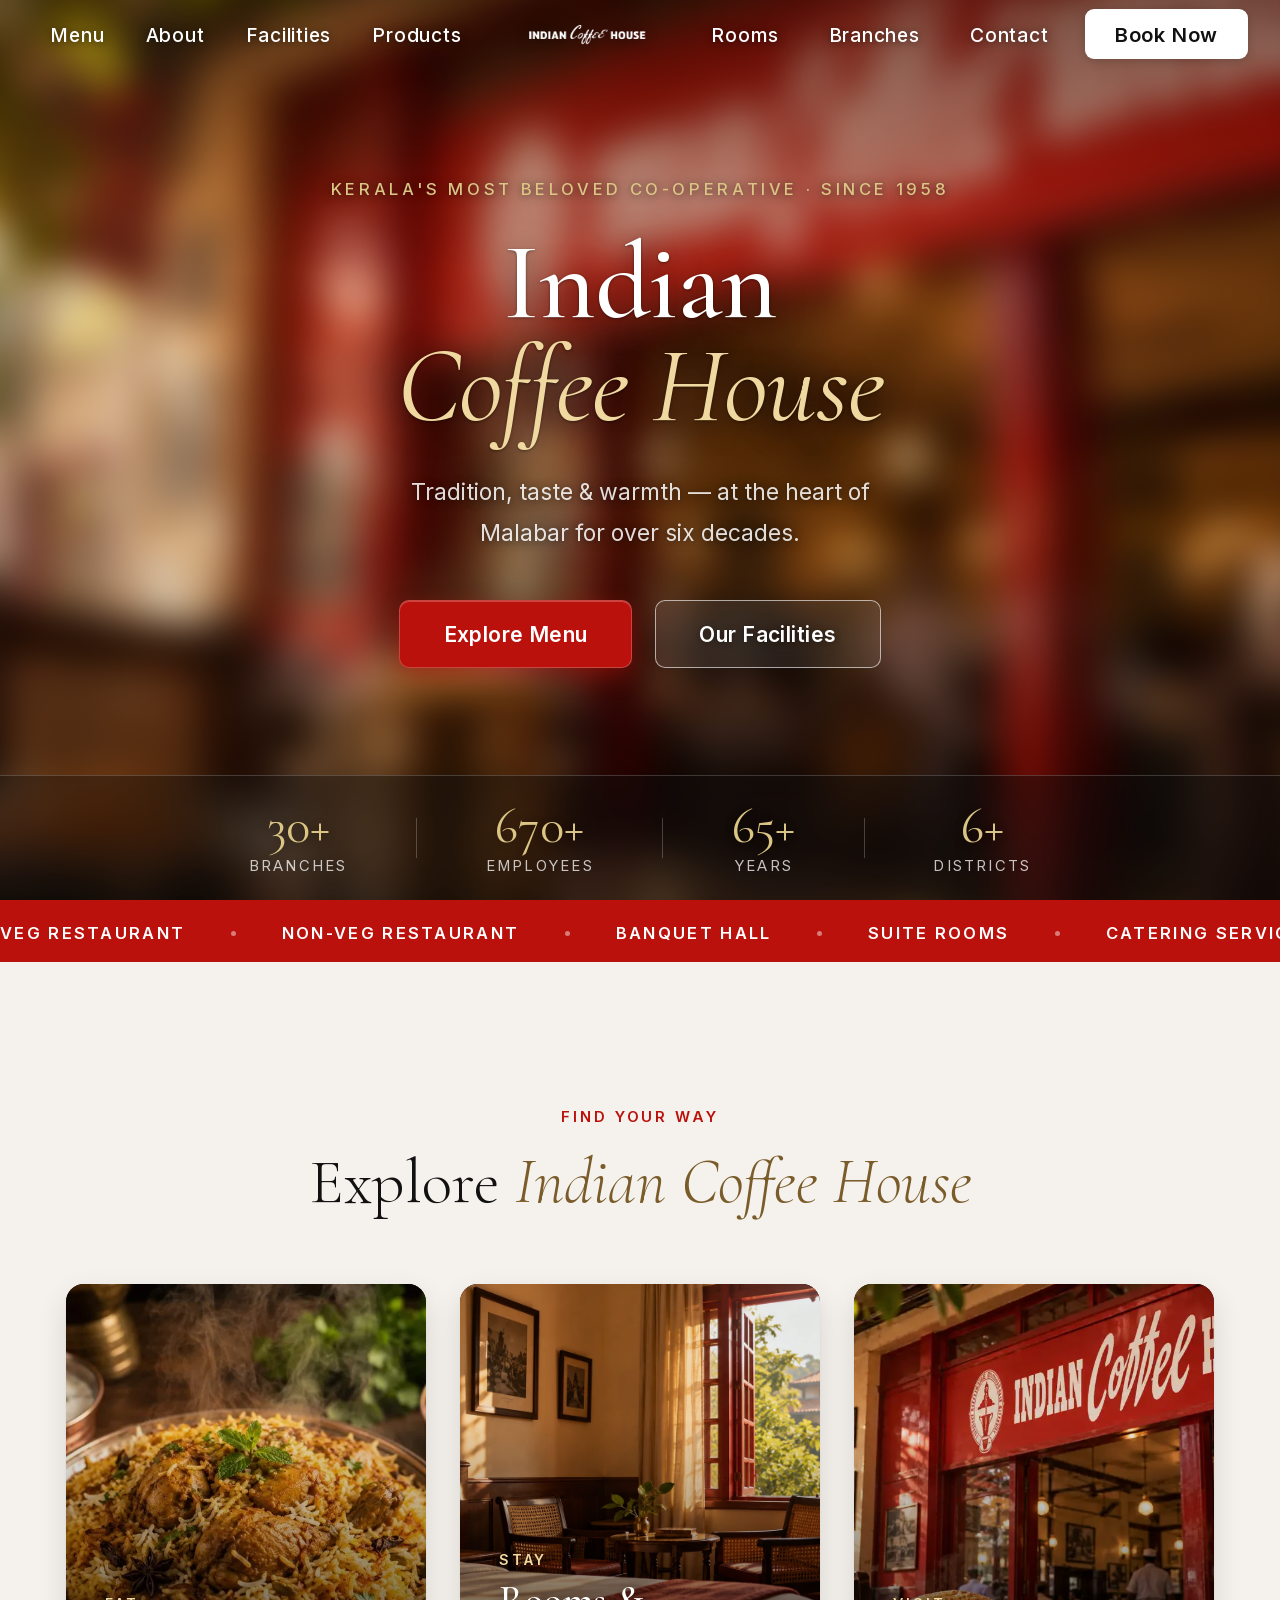
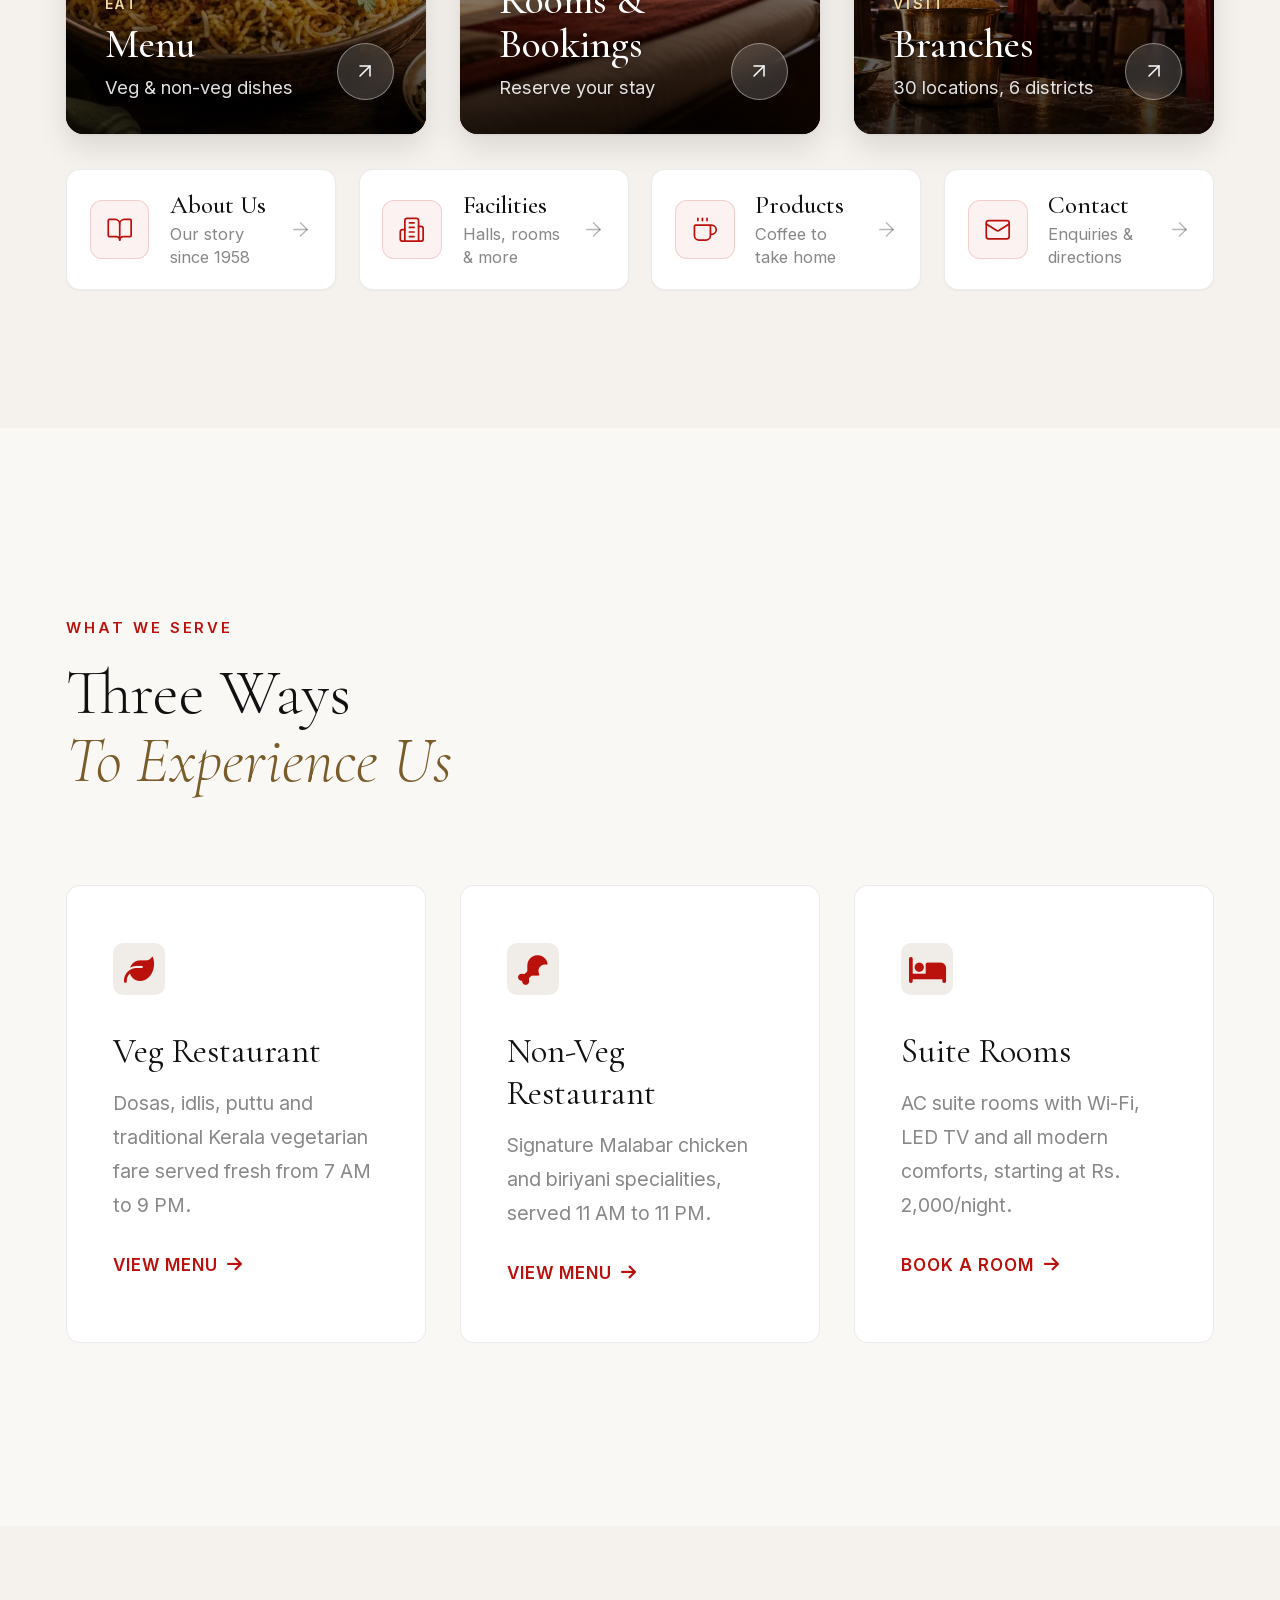
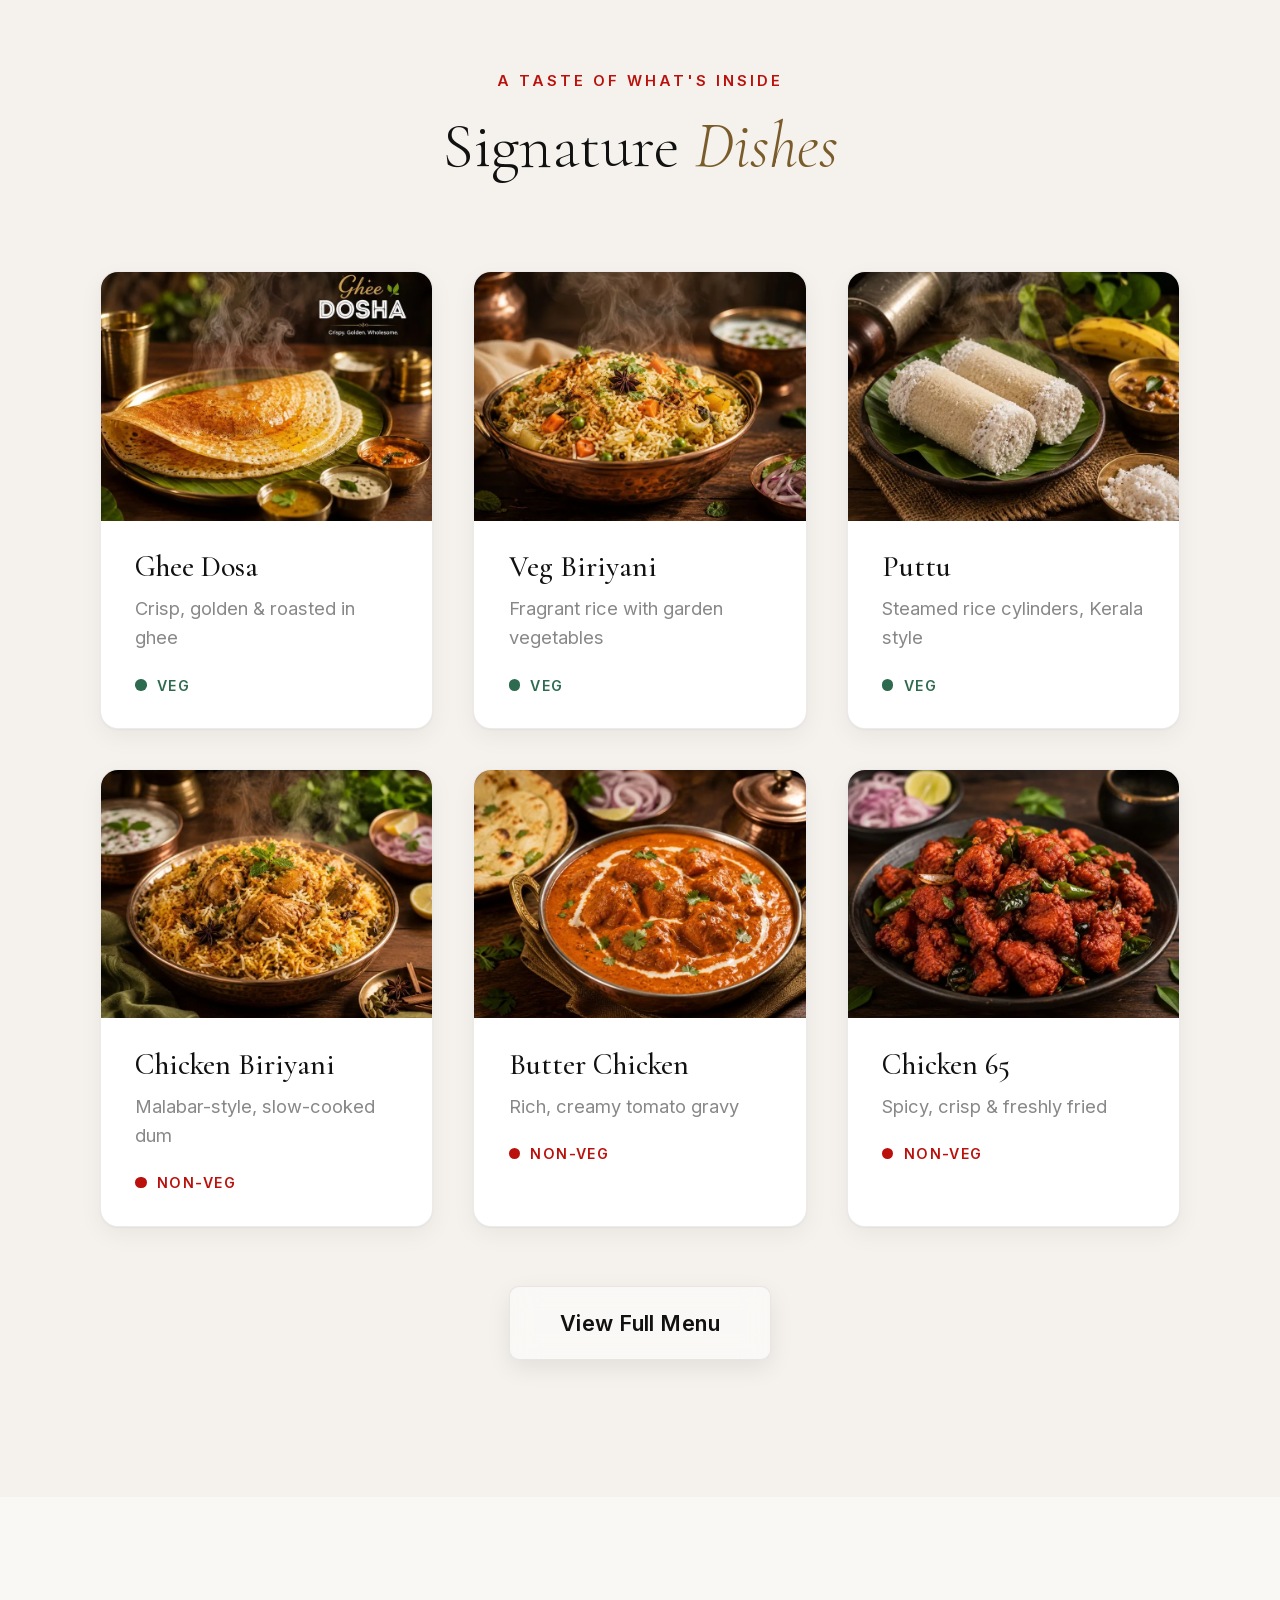
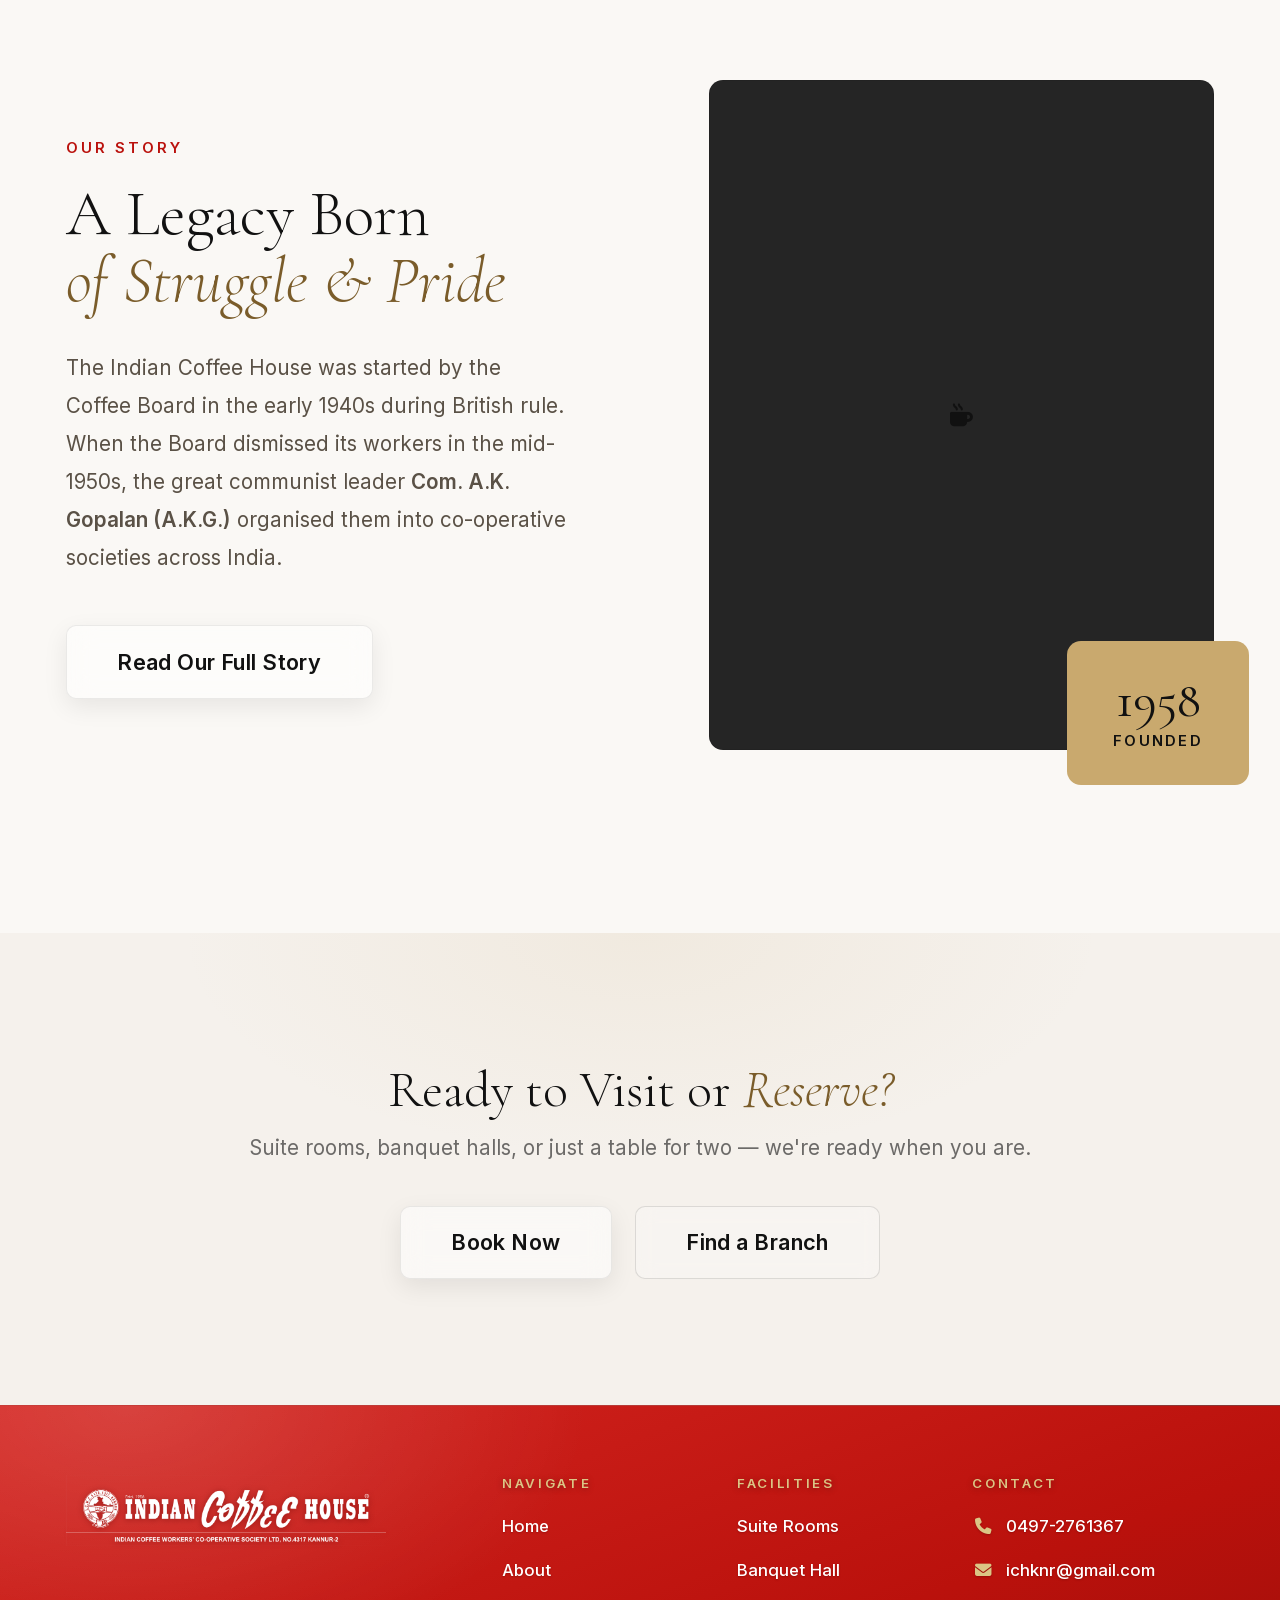
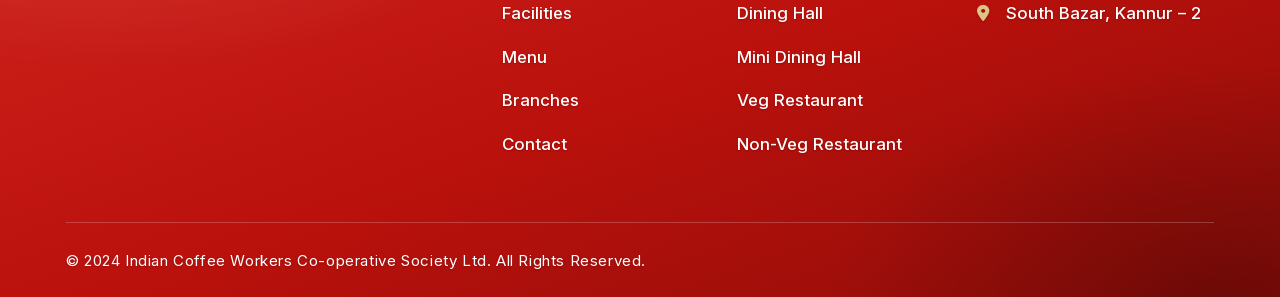
<file: index.html>
<!DOCTYPE html>
<html lang="en">

<head>
    <meta charset="UTF-8" />
    <meta name="viewport" content="width=device-width, initial-scale=1.0" />
    <title>Indian Coffee House — Kannur</title>
    <meta name="description"
        content="Kerala's most beloved co-operative restaurant chain since 1958. Suite rooms, banquet halls, veg & non-veg dining across 30 branches." />
    <link rel="icon" type="image/x-icon" href="favicon.ico" />
    <link rel="icon" type="image/png" sizes="16x16" href="favicon/favicon-16x16.png" />
    <link rel="icon" type="image/png" sizes="32x32" href="favicon/favicon-32x32.png" />
    <link rel="icon" type="image/png" sizes="48x48" href="favicon/favicon-48x48.png" />
    <link rel="icon" type="image/png" sizes="96x96" href="favicon/favicon-96x96.png" />
    <link rel="icon" type="image/png" sizes="192x192" href="favicon/favicon-192x192.png" />
    <link rel="apple-touch-icon" sizes="180x180" href="favicon/apple-touch-icon.png" />
    <link rel="manifest" href="favicon/site.webmanifest" />
    <meta name="theme-color" content="#ba110c" />
    <link rel="stylesheet" href="style.min.css?v=4b4ab429" />
    <link rel="preload" href="fonts/cormorant-garamond-normal.woff2" as="font" type="font/woff2" crossorigin />
    <link rel="preload" href="fonts/cormorant-garamond-italic.woff2" as="font" type="font/woff2" crossorigin />
    <link rel="preload" href="fonts/inter.woff2" as="font" type="font/woff2" crossorigin />
    <link rel="preload" href="images/hero-section0.webp" as="image" type="image/webp" fetchpriority="high" />
    <link rel="preconnect" href="https://cdnjs.cloudflare.com" crossorigin />
    <link rel="preload" href="https://cdnjs.cloudflare.com/ajax/libs/font-awesome/6.5.0/css/all.min.css" as="style" onload="this.onload=null;this.rel='stylesheet'" />
    <noscript><link rel="stylesheet" href="https://cdnjs.cloudflare.com/ajax/libs/font-awesome/6.5.0/css/all.min.css" /></noscript>
</head>

<body>
    <div class="page-loader" id="pageLoader" aria-hidden="true">
        <picture><source srcset="images/ICW-%20Kannur.webp" type="image/webp" /><img src="images/ICW- Kannur.png" alt="" class="page-loader__mark" width="420" height="420" /></picture>
    </div>

    <nav class="nav nav--hero" id="nav">
        <div class="nav__inner">
            <ul class="nav__links nav__links--left">
                <li><a href="menu.html">Menu</a></li>
                <li><a href="about.html">About</a></li>
                <li><a href="facilities.html">Facilities</a></li>
                <li><a href="products.html">Products</a></li>
            </ul>

            <a href="index.html" class="nav__logo-center" aria-label="Indian Coffee House — Home">
                <img src="images/ICH.png" alt="Indian Coffee House" class="nav__wordmark" width="600" height="121"/>
            </a>

            <div class="nav__right-group">
                <ul class="nav__links nav__links--right">
                    <li><a href="rooms.html">Rooms</a></li>
                    <li><a href="branches.html">Branches</a></li>
                    <li><a href="contact.html">Contact</a></li>
                </ul>

                <a href="contact.html" class="nav__cta nav__cta--desktop">Book Now</a>
            </div>

            <button class="nav__burger" id="burger" aria-label="Toggle menu">
                <span></span><span></span><span></span>
            </button>
        </div>

        <div class="nav__mobile" id="navMobile">
            <a href="index.html">Home</a>
            <a href="menu.html">Menu</a>
            <a href="about.html">About</a>
            <a href="facilities.html">Facilities</a>
            <a href="products.html">Products</a>
            <a href="rooms.html">Rooms &amp; Bookings</a>
            <a href="branches.html">Branches</a>
            <a href="contact.html">Contact</a>
            <a href="contact.html" class="nav__cta nav__cta--mobile">Book Now</a>
        </div>
    </nav>

    <!-- ── HERO ───────────────────────────────────── -->
    <section class="hero" id="home">
        <!-- To change the hero photos, replace images/hero-section0.* (blurred backdrop)
             and images/hero-section1.* (revealed under the cursor); keep both .jpg and .webp. -->
        <div class="hero__media" aria-hidden="true">
            <picture class="hero__layer hero__layer--base">
                <source srcset="images/hero-section0.webp" type="image/webp" />
                <img src="images/hero-section0.jpg" alt="" fetchpriority="high" decoding="async" />
            </picture>
            <picture class="hero__layer hero__layer--soft">
                <source srcset="images/hero-section1.webp" type="image/webp" />
                <img src="images/hero-section1.jpg" alt="" fetchpriority="low" decoding="async" />
            </picture>
            <picture class="hero__layer hero__layer--reveal">
                <source srcset="images/hero-section1.webp" type="image/webp" />
                <img src="images/hero-section1.jpg" alt="" fetchpriority="low" decoding="async" />
            </picture>
            <div class="hero__overlay"></div>
        </div>
        <div class="hero__content">
            <p class="hero__eyebrow">Kerala's Most Beloved Co-operative · Since 1958</p>
            <h1 class="hero__title">Indian<br /><em>Coffee House</em></h1>
            <p class="hero__sub">Tradition, taste &amp; warmth — at the heart of Malabar for over six decades.</p>
            <div class="hero__actions">
                <a href="menu.html" class="btn btn--gold">Explore Menu</a>
                <a href="facilities.html" class="btn btn--ghost">Our Facilities</a>
            </div>
        </div>
        <div class="hero__stats">
            <div class="hero__stat"><span class="hero__stat-n" data-target="30">0</span><span
                    class="hero__stat-l">Branches</span></div>
            <div class="hero__stat-div"></div>
            <div class="hero__stat"><span class="hero__stat-n" data-target="670">0</span><span
                    class="hero__stat-l">Employees</span></div>
            <div class="hero__stat-div"></div>
            <div class="hero__stat"><span class="hero__stat-n" data-target="65">0</span><span
                    class="hero__stat-l">Years</span></div>
            <div class="hero__stat-div"></div>
            <div class="hero__stat"><span class="hero__stat-n" data-target="6">0</span><span
                    class="hero__stat-l">Districts</span></div>
        </div>
    </section>

    <!-- ── MARQUEE ────────────────────────────────── -->
    <div class="marquee">
        <div class="marquee__track">
            <span>Veg Restaurant</span><span class="marquee__dot"></span>
            <span>Non-Veg Restaurant</span><span class="marquee__dot"></span>
            <span>Banquet Hall</span><span class="marquee__dot"></span>
            <span>Suite Rooms</span><span class="marquee__dot"></span>
            <span>Catering Service</span><span class="marquee__dot"></span>
            <span>Dining Hall</span><span class="marquee__dot"></span>
            <span>30 Branches</span><span class="marquee__dot"></span>
            <span>Est. 1958</span><span class="marquee__dot"></span>
            <span>Veg Restaurant</span><span class="marquee__dot"></span>
            <span>Non-Veg Restaurant</span><span class="marquee__dot"></span>
            <span>Banquet Hall</span><span class="marquee__dot"></span>
            <span>Suite Rooms</span><span class="marquee__dot"></span>
            <span>Catering Service</span><span class="marquee__dot"></span>
            <span>Dining Hall</span><span class="marquee__dot"></span>
            <span>30 Branches</span><span class="marquee__dot"></span>
            <span>Est. 1958</span><span class="marquee__dot"></span>
        </div>
    </div>

    <!-- ── EXPLORE — three featured destinations + quick links ── -->
    <section class="section section--dark section--tight explore" id="explore">
        <div class="wrap">
            <div class="sec-head reveal">
                <p class="tag">Find Your Way</p>
                <h2 class="heading">Explore <em>Indian Coffee House</em></h2>
            </div>
            <div class="explore__feature">
                <a href="menu.html" class="explore__card explore__card--photo reveal">
                    <picture>
                        <source srcset="images/dishes/chicken-biriyani.webp" type="image/webp" />
                        <img src="images/dishes/chicken-biriyani.jpg" alt="Chicken biriyani" loading="lazy" decoding="async" />
                    </picture>
                    <div class="explore__body">
                        <span class="explore__kicker">Eat</span>
                        <h4>Menu</h4>
                        <p>Veg &amp; non-veg dishes</p>
                    </div>
                    <span class="explore__arrow" aria-hidden="true"><svg viewBox="0 0 24 24" fill="none" stroke="currentColor" stroke-width="1.5" stroke-linecap="round" stroke-linejoin="round" aria-hidden="true"><path d="M7 7h10v10"/><path d="M7 17 17 7"/></svg></span>
                </a>
                <a href="rooms.html" class="explore__card explore__card--photo reveal">
                    <picture>
                        <source srcset="images/rooms-bookings.webp" type="image/webp" />
                        <img src="images/rooms-bookings.jpg" alt="Guest room with a wooden bed, cane chairs and a window onto the garden" loading="lazy" decoding="async" />
                    </picture>
                    <div class="explore__body">
                        <span class="explore__kicker">Stay</span>
                        <h4>Rooms &amp; Bookings</h4>
                        <p>Reserve your stay</p>
                    </div>
                    <span class="explore__arrow" aria-hidden="true"><svg viewBox="0 0 24 24" fill="none" stroke="currentColor" stroke-width="1.5" stroke-linecap="round" stroke-linejoin="round" aria-hidden="true"><path d="M7 7h10v10"/><path d="M7 17 17 7"/></svg></span>
                </a>
                <a href="branches.html" class="explore__card explore__card--photo reveal">
                    <picture>
                        <source srcset="images/hero-section0.webp" type="image/webp" />
                        <img src="images/hero-section0.jpg" alt="Indian Coffee House storefront" loading="lazy" decoding="async" />
                    </picture>
                    <div class="explore__body">
                        <span class="explore__kicker">Visit</span>
                        <h4>Branches</h4>
                        <p>30 locations, 6 districts</p>
                    </div>
                    <span class="explore__arrow" aria-hidden="true"><svg viewBox="0 0 24 24" fill="none" stroke="currentColor" stroke-width="1.5" stroke-linecap="round" stroke-linejoin="round" aria-hidden="true"><path d="M7 7h10v10"/><path d="M7 17 17 7"/></svg></span>
                </a>
            </div>
            <div class="explore__links">
                <a href="about.html" class="explore__link reveal">
                    <span class="explore__icon"><svg viewBox="0 0 24 24" fill="none" stroke="currentColor" stroke-width="1.5" stroke-linecap="round" stroke-linejoin="round" aria-hidden="true"><path d="M12 7v14"/><path d="M3 18a1 1 0 0 1-1-1V4a1 1 0 0 1 1-1h5a4 4 0 0 1 4 4 4 4 0 0 1 4-4h5a1 1 0 0 1 1 1v13a1 1 0 0 1-1 1h-6a3 3 0 0 0-3 3 3 3 0 0 0-3-3z"/></svg></span>
                    <div>
                        <h4>About Us</h4>
                        <span>Our story since 1958</span>
                    </div>
                    <svg class="explore__link-arrow" viewBox="0 0 24 24" fill="none" stroke="currentColor" stroke-width="1.5" stroke-linecap="round" stroke-linejoin="round" aria-hidden="true"><path d="M5 12h14"/><path d="m12 5 7 7-7 7"/></svg>
                </a>
                <a href="facilities.html" class="explore__link reveal">
                    <span class="explore__icon"><svg viewBox="0 0 24 24" fill="none" stroke="currentColor" stroke-width="1.5" stroke-linecap="round" stroke-linejoin="round" aria-hidden="true"><path d="M6 22V4a2 2 0 0 1 2-2h8a2 2 0 0 1 2 2v18Z"/><path d="M6 12H4a2 2 0 0 0-2 2v6a2 2 0 0 0 2 2h2"/><path d="M18 9h2a2 2 0 0 1 2 2v9a2 2 0 0 1-2 2h-2"/><path d="M10 6h4"/><path d="M10 10h4"/><path d="M10 14h4"/><path d="M10 18h4"/></svg></span>
                    <div>
                        <h4>Facilities</h4>
                        <span>Halls, rooms &amp; more</span>
                    </div>
                    <svg class="explore__link-arrow" viewBox="0 0 24 24" fill="none" stroke="currentColor" stroke-width="1.5" stroke-linecap="round" stroke-linejoin="round" aria-hidden="true"><path d="M5 12h14"/><path d="m12 5 7 7-7 7"/></svg>
                </a>
                <a href="products.html" class="explore__link reveal">
                    <span class="explore__icon"><svg viewBox="0 0 24 24" fill="none" stroke="currentColor" stroke-width="1.5" stroke-linecap="round" stroke-linejoin="round" aria-hidden="true"><path d="M10 2v2"/><path d="M14 2v2"/><path d="M16 8a1 1 0 0 1 1 1v8a4 4 0 0 1-4 4H7a4 4 0 0 1-4-4V9a1 1 0 0 1 1-1h14a4 4 0 1 1 0 8h-1"/><path d="M6 2v2"/></svg></span>
                    <div>
                        <h4>Products</h4>
                        <span>Coffee to take home</span>
                    </div>
                    <svg class="explore__link-arrow" viewBox="0 0 24 24" fill="none" stroke="currentColor" stroke-width="1.5" stroke-linecap="round" stroke-linejoin="round" aria-hidden="true"><path d="M5 12h14"/><path d="m12 5 7 7-7 7"/></svg>
                </a>
                <a href="contact.html" class="explore__link reveal">
                    <span class="explore__icon"><svg viewBox="0 0 24 24" fill="none" stroke="currentColor" stroke-width="1.5" stroke-linecap="round" stroke-linejoin="round" aria-hidden="true"><path d="m22 7-8.991 5.727a2 2 0 0 1-2.009 0L2 7"/><rect x="2" y="4" width="20" height="16" rx="2"/></svg></span>
                    <div>
                        <h4>Contact</h4>
                        <span>Enquiries &amp; directions</span>
                    </div>
                    <svg class="explore__link-arrow" viewBox="0 0 24 24" fill="none" stroke="currentColor" stroke-width="1.5" stroke-linecap="round" stroke-linejoin="round" aria-hidden="true"><path d="M5 12h14"/><path d="m12 5 7 7-7 7"/></svg>
                </a>
            </div>
        </div>
    </section>

    <!-- ── HIGHLIGHTS ─────────────────────────────── -->
    <section class="section" id="highlights">
        <div class="wrap">
            <div class="sec-head reveal">
                <p class="tag">What We Serve</p>
                <h2 class="heading">Three Ways<br /><em>To Experience Us</em></h2>
            </div>
            <div class="highlights__grid">
                <div class="highlight reveal">
                    <div class="highlight__icon"><i class="fa-solid fa-leaf"></i></div>
                    <h3>Veg Restaurant</h3>
                    <p>Dosas, idlis, puttu and traditional Kerala vegetarian fare served fresh from 7 AM to 9 PM.</p>
                    <a href="menu.html" class="highlight__link">View Menu <i class="fa-solid fa-arrow-right"></i></a>
                </div>
                <div class="highlight reveal">
                    <div class="highlight__icon"><i class="fa-solid fa-drumstick-bite"></i></div>
                    <h3>Non-Veg Restaurant</h3>
                    <p>Signature Malabar chicken and biriyani specialities, served 11 AM to 11 PM.</p>
                    <a href="menu.html" class="highlight__link">View Menu <i class="fa-solid fa-arrow-right"></i></a>
                </div>
                <div class="highlight reveal">
                    <div class="highlight__icon"><i class="fa-solid fa-bed"></i></div>
                    <h3>Suite Rooms</h3>
                    <p>AC suite rooms with Wi-Fi, LED TV and all modern comforts, starting at Rs. 2,000/night.</p>
                    <a href="rooms.html" class="highlight__link">Book a Room <i class="fa-solid fa-arrow-right"></i></a>
                </div>
            </div>
        </div>
    </section>

    <!-- ── SIGNATURE DISHES ───────────────────────── -->
    <section class="section section--tight sig" id="menu-teaser">
        <div class="wrap">
            <div class="sec-head reveal">
                <p class="tag">A Taste of What's Inside</p>
                <h2 class="heading">Signature <em>Dishes</em></h2>
            </div>
            <div class="sig-grid">
                <article class="sig-card reveal">
                    <picture class="sig-card__media">
                        <source srcset="images/dishes/ghee-roast.webp" type="image/webp" />
                        <img src="images/dishes/ghee-roast.jpg" alt="Ghee Dosa" width="800" height="640" loading="lazy" decoding="async" />
                    </picture>
                    <div class="sig-card__body">
                        <h3 class="sig-card__name">Ghee Dosa</h3>
                        <p class="sig-card__desc">Crisp, golden &amp; roasted in ghee</p>
                        <span class="sig-card__tag sig-card__tag--veg">Veg</span>
                    </div>
                </article>
                <article class="sig-card reveal">
                    <picture class="sig-card__media">
                        <source srcset="images/dishes/veg-biriyani.webp" type="image/webp" />
                        <img src="images/dishes/veg-biriyani.jpg" alt="Veg Biriyani" width="800" height="640" loading="lazy" decoding="async" />
                    </picture>
                    <div class="sig-card__body">
                        <h3 class="sig-card__name">Veg Biriyani</h3>
                        <p class="sig-card__desc">Fragrant rice with garden vegetables</p>
                        <span class="sig-card__tag sig-card__tag--veg">Veg</span>
                    </div>
                </article>
                <article class="sig-card reveal">
                    <picture class="sig-card__media">
                        <source srcset="images/dishes/puttu.webp" type="image/webp" />
                        <img src="images/dishes/puttu.jpg" alt="Puttu" width="800" height="640" loading="lazy" decoding="async" />
                    </picture>
                    <div class="sig-card__body">
                        <h3 class="sig-card__name">Puttu</h3>
                        <p class="sig-card__desc">Steamed rice cylinders, Kerala style</p>
                        <span class="sig-card__tag sig-card__tag--veg">Veg</span>
                    </div>
                </article>
                <article class="sig-card reveal">
                    <picture class="sig-card__media">
                        <source srcset="images/dishes/chicken-biriyani.webp" type="image/webp" />
                        <img src="images/dishes/chicken-biriyani.jpg" alt="Chicken Biriyani" width="800" height="640" loading="lazy" decoding="async" />
                    </picture>
                    <div class="sig-card__body">
                        <h3 class="sig-card__name">Chicken Biriyani</h3>
                        <p class="sig-card__desc">Malabar-style, slow-cooked dum</p>
                        <span class="sig-card__tag sig-card__tag--nonveg">Non-Veg</span>
                    </div>
                </article>
                <article class="sig-card reveal">
                    <picture class="sig-card__media">
                        <source srcset="images/dishes/butter-chicken.webp" type="image/webp" />
                        <img src="images/dishes/butter-chicken.jpg" alt="Butter Chicken" width="800" height="640" loading="lazy" decoding="async" />
                    </picture>
                    <div class="sig-card__body">
                        <h3 class="sig-card__name">Butter Chicken</h3>
                        <p class="sig-card__desc">Rich, creamy tomato gravy</p>
                        <span class="sig-card__tag sig-card__tag--nonveg">Non-Veg</span>
                    </div>
                </article>
                <article class="sig-card reveal">
                    <picture class="sig-card__media">
                        <source srcset="images/dishes/chicken-65.webp" type="image/webp" />
                        <img src="images/dishes/chicken-65.jpg" alt="Chicken 65" width="800" height="640" loading="lazy" decoding="async" />
                    </picture>
                    <div class="sig-card__body">
                        <h3 class="sig-card__name">Chicken 65</h3>
                        <p class="sig-card__desc">Spicy, crisp &amp; freshly fried</p>
                        <span class="sig-card__tag sig-card__tag--nonveg">Non-Veg</span>
                    </div>
                </article>
            </div>
            <p style="text-align:center;margin-top:2.6rem">
                <a href="menu.html" class="btn btn--gold">View Full Menu</a>
            </p>
        </div>
    </section>

    <!-- ── ABOUT TEASER ───────────────────────────── -->
    <section class="section">
        <div class="wrap">
            <div class="about__grid">
                <div class="about__left reveal">
                    <p class="tag">Our Story</p>
                    <h2 class="heading">A Legacy Born<br /><em>of Struggle &amp; Pride</em></h2>
                    <p class="body-text">The Indian Coffee House was started by the Coffee Board in the early 1940s
                        during British rule. When the Board dismissed its workers in the mid-1950s, the great communist
                        leader <strong>Com. A.K. Gopalan (A.K.G.)</strong> organised them into co-operative societies
                        across India.</p>
                    <a href="about.html" class="btn btn--gold" style="margin-top:1rem">Read Our Full Story</a>
                </div>
                <div class="about__right">
                    <div class="about__img-block reveal">
                        <div class="about__img-inner">
                            <div class="about__img-placeholder">
                                <i class="fa-solid fa-mug-hot"></i>
                            </div>
                        </div>
                        <div class="about__badge reveal-delay">
                            <span class="about__badge-n">1958</span>
                            <span class="about__badge-l">Founded</span>
                        </div>
                    </div>
                </div>
            </div>
            
        </div>
    </section>

    <!-- ── CLOSING CTA BANNER ─────────────────────── -->
    <section class="cta-banner">
        <div class="wrap cta-banner__inner">
            <h2>Ready to Visit or <em>Reserve?</em></h2>
            <p>Suite rooms, banquet halls, or just a table for two — we're ready when you are.</p>
            <div class="cta-banner__actions">
                <a href="contact.html" class="btn btn--gold">Book Now</a>
                <a href="branches.html" class="btn btn--ghost">Find a Branch</a>
            </div>
        </div>
    </section>

    <footer class="footer">
        <div class="footer__inner">
            <div class="footer__top">
                <div class="footer__brand">
                    <picture>
                        <source srcset="images/footer-banner.webp" type="image/webp" />
                        <img src="images/footer-banner.png" alt="Indian Coffee House, est. 1958 — Indian Coffee Workers' Co-operative Society Ltd, No. 4317, Kannur-2" class="footer__banner" width="2000" height="445" loading="lazy" decoding="async" />
                    </picture>
                </div>
                <div class="footer__nav">
                    <div class="footer__col">
                        <h5>Navigate</h5>
                        <a href="index.html">Home</a>
                        <a href="about.html">About</a>
                        <a href="facilities.html">Facilities</a>
                        <a href="menu.html">Menu</a>
                        <a href="branches.html">Branches</a>
                        <a href="contact.html">Contact</a>
                    </div>
                    <div class="footer__col">
                        <h5>Facilities</h5>
                        <a href="rooms.html">Suite Rooms</a>
                        <a href="rooms.html">Banquet Hall</a>
                        <a href="rooms.html">Dining Hall</a>
                        <a href="rooms.html">Mini Dining Hall</a>
                        <a href="menu.html">Veg Restaurant</a>
                        <a href="menu.html">Non-Veg Restaurant</a>
                    </div>
                    <div class="footer__col footer__col--contact">
                        <h5>Contact</h5>
                        <a href="tel:+914972761367"><i class="fa-solid fa-phone"></i>0497-2761367</a>
                        <a href="mailto:ichknr@gmail.com"><i class="fa-solid fa-envelope"></i>ichknr@gmail.com</a>
                        <a href="https://www.google.com/maps/search/?api=1&amp;query=Indian+Coffee+House+South+Bazar+Kannur" target="_blank" rel="noopener"><i class="fa-solid fa-location-dot"></i>South Bazar, Kannur – 2</a>
                    </div>
                </div>
            </div>
            <div class="footer__bottom">
                <span>© 2024 Indian Coffee Workers Co-operative Society Ltd. All Rights Reserved.</span>
            </div>
        </div>
    </footer>

    <script src="script.min.js?v=638664f8" defer></script>
</body>

</html>
</file>
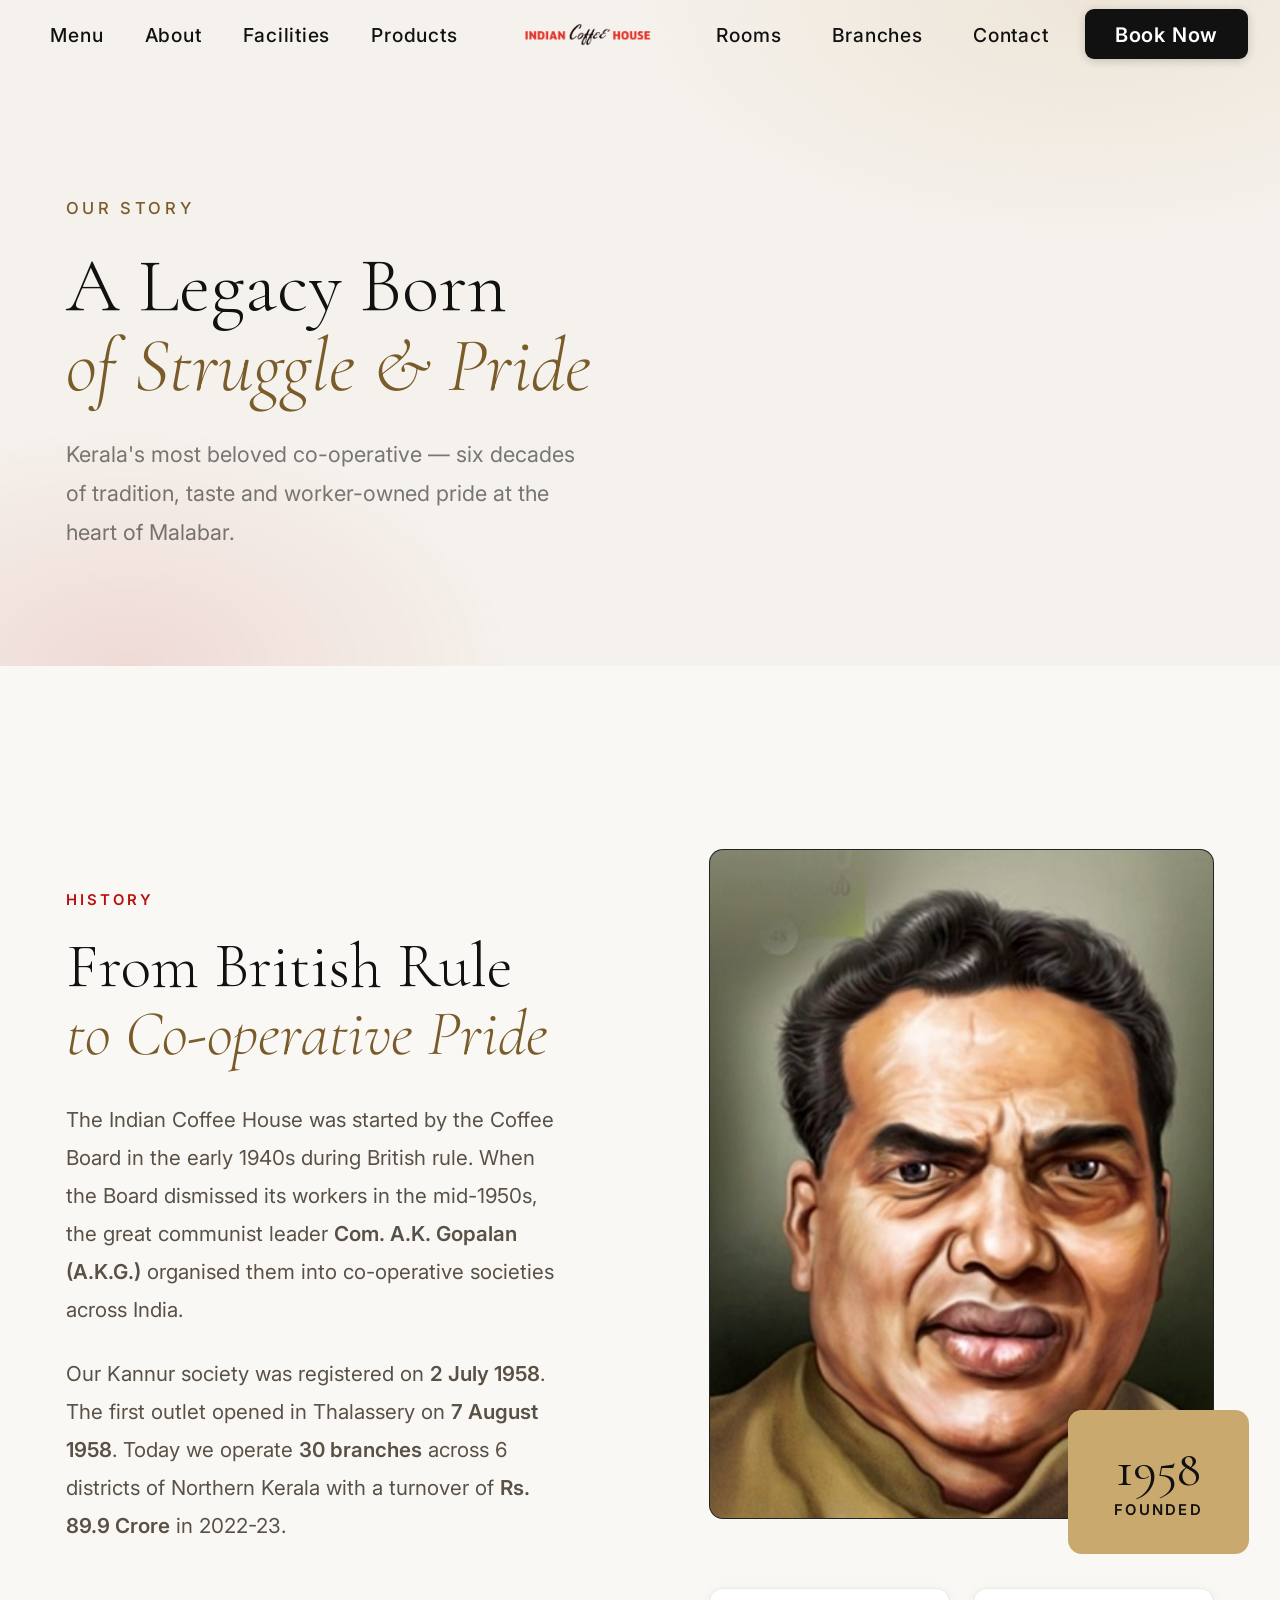
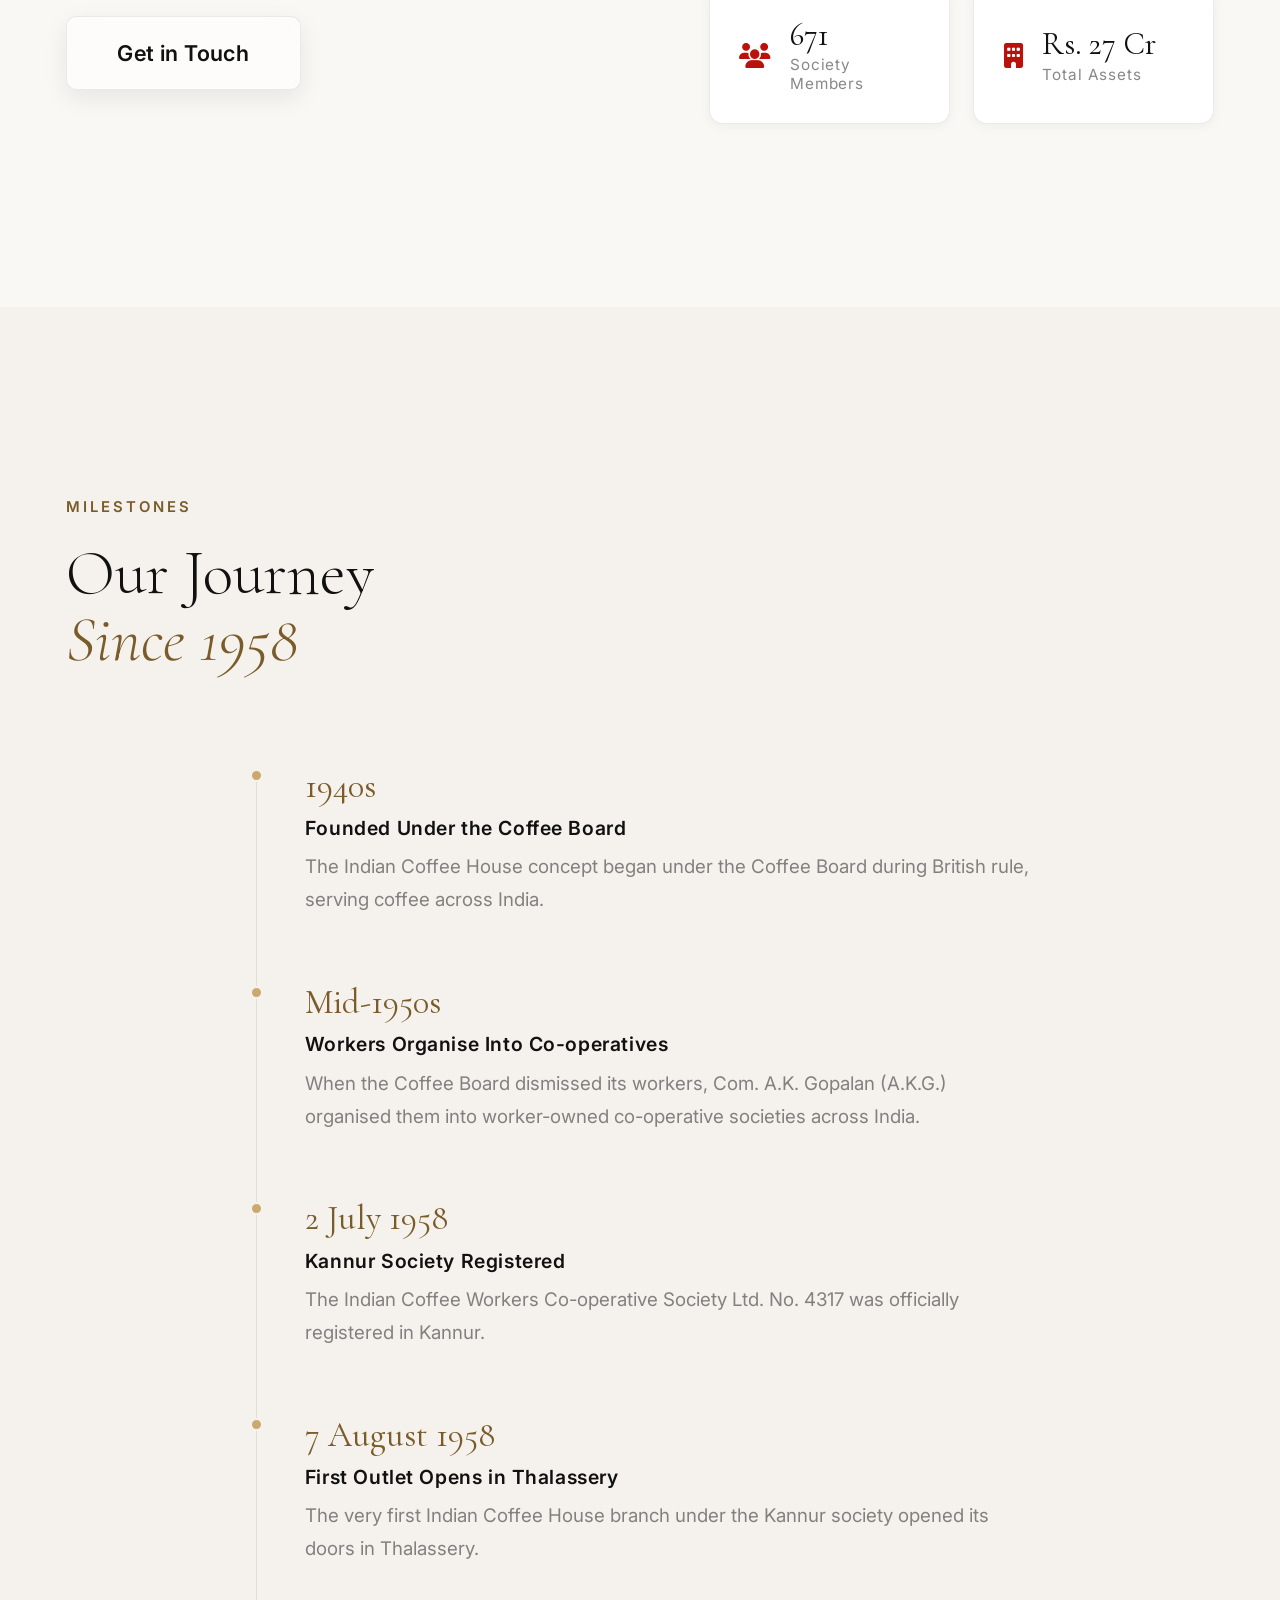
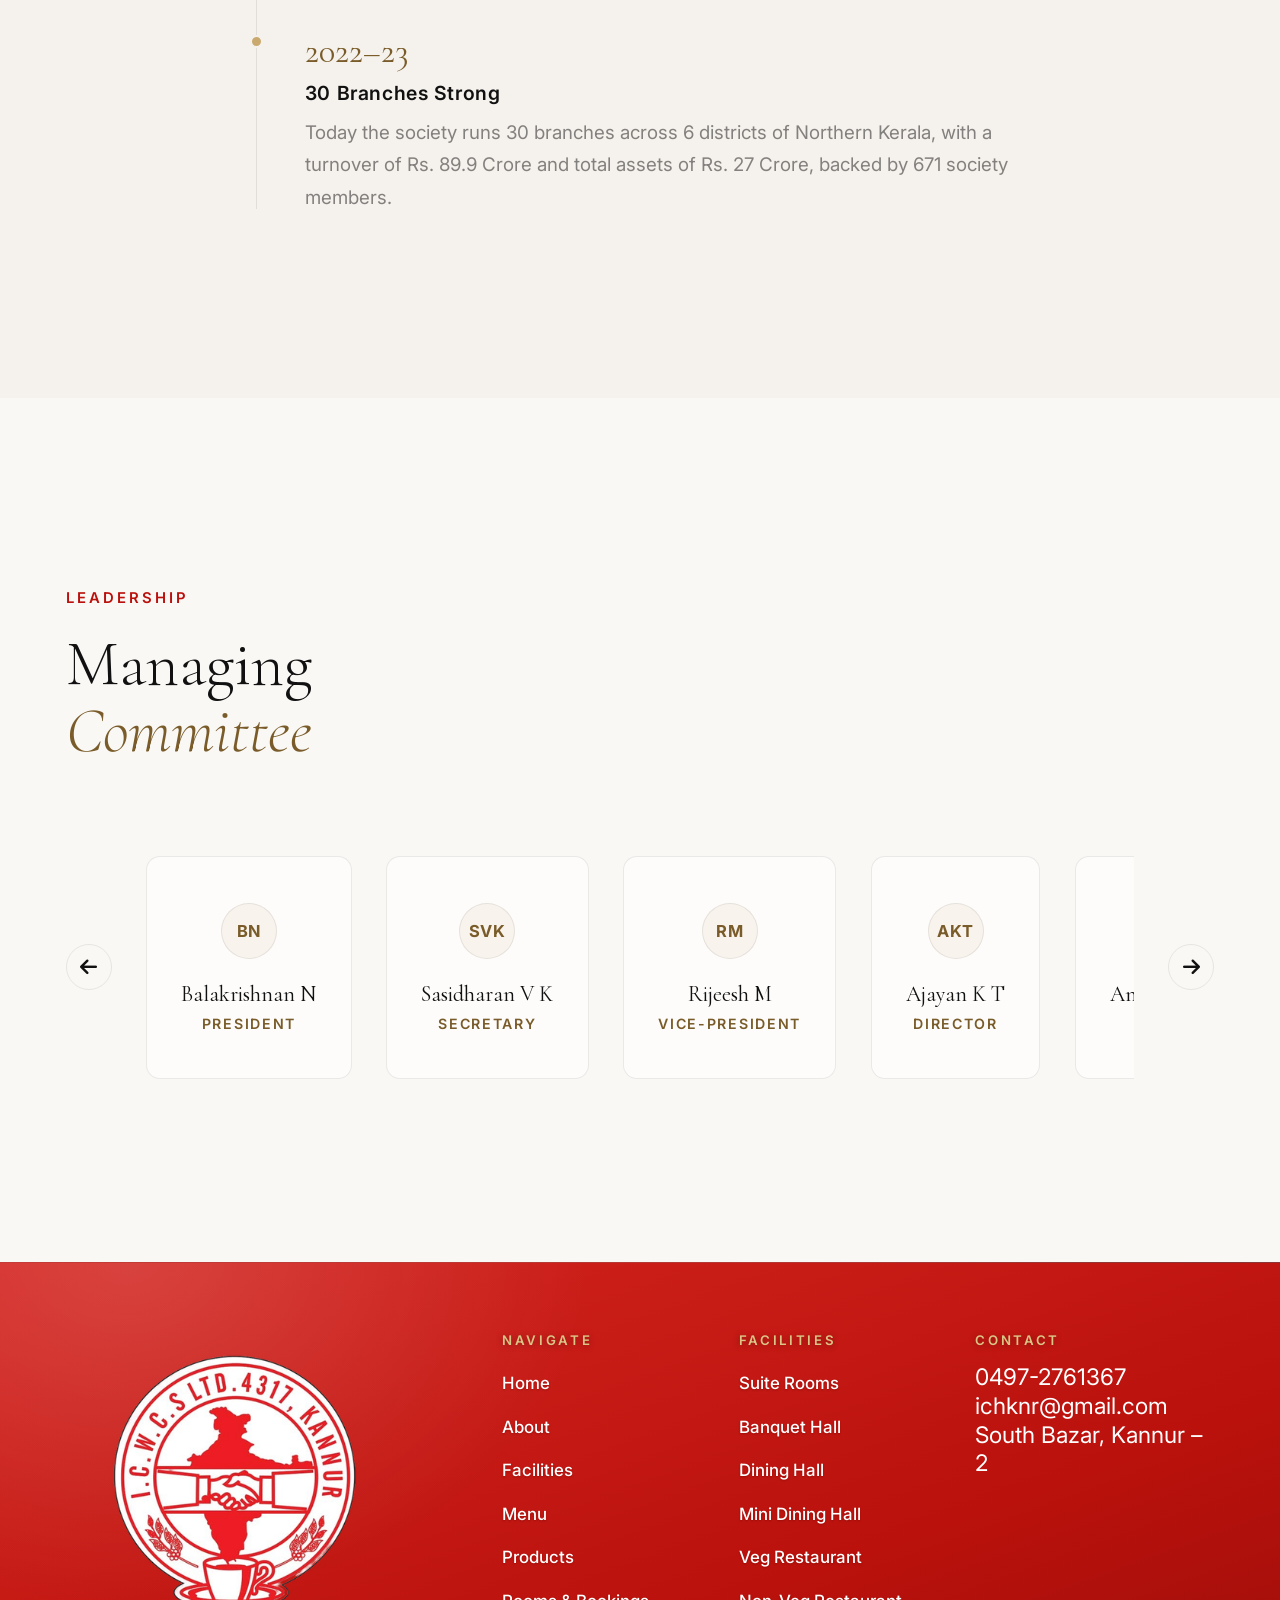
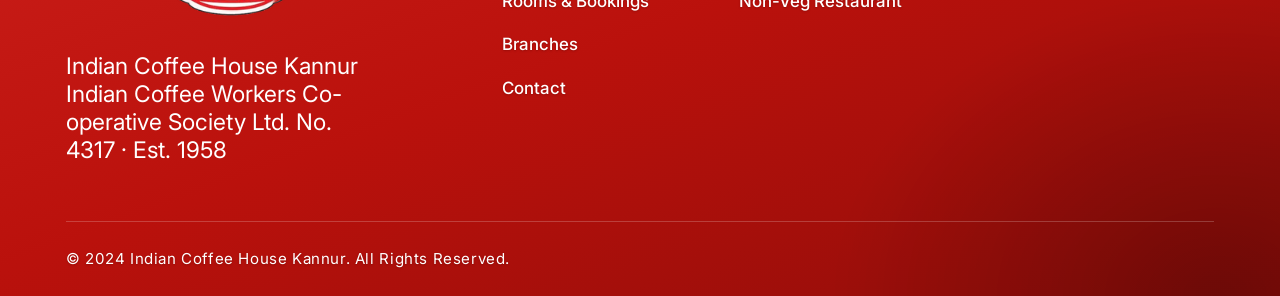
<file: About.html>
<!DOCTYPE html>
<html lang="en">

<head>
    <meta charset="UTF-8" />
    <meta name="viewport" content="width=device-width, initial-scale=1.0" />
    <title>About Us — Indian Coffee House Kannur</title>
    <meta name="description"
        content="The story of the Indian Coffee Workers Co-operative Society, from the 1940s Coffee Board era to 30 branches today." />
    <link rel="icon" type="image/x-icon" href="favicon.ico" />
    <link rel="icon" type="image/png" sizes="16x16" href="favicon/favicon-16x16.png" />
    <link rel="icon" type="image/png" sizes="32x32" href="favicon/favicon-32x32.png" />
    <link rel="icon" type="image/png" sizes="48x48" href="favicon/favicon-48x48.png" />
    <link rel="icon" type="image/png" sizes="96x96" href="favicon/favicon-96x96.png" />
    <link rel="icon" type="image/png" sizes="192x192" href="favicon/favicon-192x192.png" />
    <link rel="apple-touch-icon" sizes="180x180" href="favicon/apple-touch-icon.png" />
    <link rel="manifest" href="favicon/site.webmanifest" />
    <meta name="theme-color" content="#ba110c" />
    <link rel="stylesheet" href="style.css" />
    <link rel="preconnect" href="https://fonts.googleapis.com" />
    <link
        href="https://fonts.googleapis.com/css2?family=Cormorant+Garamond:ital,wght@0,300;0,400;0,600;1,300;1,400&family=Inter:wght@300;400;500;600&display=swap"
        rel="stylesheet" />
    <link rel="stylesheet" href="https://cdnjs.cloudflare.com/ajax/libs/font-awesome/6.5.0/css/all.min.css" />
</head>

<body>
    <div class="page-loader" id="pageLoader" aria-hidden="true">
        <img src="images/ICW- Kannur.png" alt="" class="page-loader__mark" />
    </div>

    <nav class="nav" id="nav">
        <div class="nav__inner">
            <ul class="nav__links nav__links--left">
                <li><a href="menu.html">Menu</a></li>
                <li><a href="about.html">About</a></li>
                <li><a href="facilities.html">Facilities</a></li>
                <li><a href="products.html">Products</a></li>
            </ul>

            <a href="index.html" class="nav__logo-center" aria-label="Indian Coffee House — Home">
                <img src="images/ICH.png" alt="Indian Coffee House" class="nav__wordmark" />
            </a>

            <div class="nav__right-group">
                <ul class="nav__links nav__links--right">
                    <li><a href="rooms.html">Rooms</a></li>
                    <li><a href="branches.html">Branches</a></li>
                    <li><a href="contact.html">Contact</a></li>
                </ul>

                <a href="tel:04972784777" class="nav__cta nav__cta--desktop">Book Now</a>
            </div>

            <button class="nav__burger" id="burger" aria-label="Toggle menu">
                <span></span><span></span><span></span>
            </button>
        </div>

        <div class="nav__mobile" id="navMobile">
            <a href="index.html">Home</a>
            <a href="menu.html">Menu</a>
            <a href="about.html">About</a>
            <a href="facilities.html">Facilities</a>
            <a href="products.html">Products</a>
            <a href="rooms.html">Rooms &amp; Bookings</a>
            <a href="branches.html">Branches</a>
            <a href="contact.html">Contact</a>
            <a href="tel:04972784777" class="nav__cta nav__cta--mobile">Book Now</a>
        </div>
    </nav>

    <!-- ── PAGE HERO ──────────────────────────────── -->
    <section class="pagehero">
        <div class="pagehero__bg"></div>
        <div class="wrap pagehero__content">
            <p class="pagehero__eyebrow">Our Story</p>
            <h1 class="pagehero__title">A Legacy Born<br /><em>of Struggle &amp; Pride</em></h1>
            <p class="pagehero__sub">Kerala's most beloved co-operative — six decades of tradition, taste and
                worker-owned pride at the heart of Malabar.</p>
        </div>
    </section>

    <!-- ── ABOUT ──────────────────────────────────── -->
    <section class="section" id="about">
        <div class="wrap">
            <div class="about__grid">
                <div class="about__left reveal">
                    <p class="tag">History</p>
                    <h2 class="heading">From British Rule<br /><em>to Co-operative Pride</em></h2>
                    <p class="body-text">The Indian Coffee House was started by the Coffee Board in the early 1940s
                        during British rule. When the Board dismissed its workers in the mid-1950s, the great communist
                        leader <strong>Com. A.K. Gopalan (A.K.G.)</strong> organised them into co-operative societies
                        across India.</p>
                    <p class="body-text">Our Kannur society was registered on <strong>2 July 1958</strong>. The first
                        outlet opened in Thalassery on <strong>7 August 1958</strong>. Today we operate <strong>30
                            branches</strong> across 6 districts of Northern Kerala with a turnover of <strong>Rs. 89.9
                            Crore</strong> in 2022-23.</p>
                    <a href="contact.html" class="btn btn--gold" style="margin-top:2rem">Get in Touch</a>
                </div>
                <div class="about__right">
                    <div class="about__img-block reveal">
                        <div class="about__img-inner">
                            <img src="images/akg.jpg" alt="Com. A.K. Gopalan (A.K.G.), founder of the Indian Coffee Workers' Co-operative movement" class="about__img-photo" loading="lazy" decoding="async" />
                        </div>
                        <div class="about__badge reveal-delay">
                            <span class="about__badge-n">1958</span>
                            <span class="about__badge-l">Founded</span>
                        </div>
                    </div>
                    <div class="about__cards">
                        <div class="about__mini reveal">
                            <i class="fa-solid fa-users"></i>
                            <div>
                                <div class="about__mini-n">671</div>
                                <div class="about__mini-l">Society Members</div>
                            </div>
                        </div>
                        <div class="about__mini reveal">
                            <i class="fa-solid fa-building"></i>
                            <div>
                                <div class="about__mini-n">Rs. 27 Cr</div>
                                <div class="about__mini-l">Total Assets</div>
                            </div>
                        </div>
                    </div>
                </div>
            </div>
        </div>
    </section>

    <!-- ── TIMELINE ───────────────────────────────── -->
    <section class="section section--dark" id="timeline">
        <div class="wrap">
            <div class="sec-head reveal">
                <p class="tag tag--light">Milestones</p>
                <h2 class="heading heading--light">Our Journey<br /><em>Since 1958</em></h2>
            </div>
            <div class="timeline">
                <div class="timeline__item reveal">
                    <span class="timeline__dot"></span>
                    <div class="timeline__year">1940s</div>
                    <h4>Founded Under the Coffee Board</h4>
                    <p>The Indian Coffee House concept began under the Coffee Board during British rule, serving coffee
                        across India.</p>
                </div>
                <div class="timeline__item reveal">
                    <span class="timeline__dot"></span>
                    <div class="timeline__year">Mid-1950s</div>
                    <h4>Workers Organise Into Co-operatives</h4>
                    <p>When the Coffee Board dismissed its workers, Com. A.K. Gopalan (A.K.G.) organised them into
                        worker-owned co-operative societies across India.</p>
                </div>
                <div class="timeline__item reveal">
                    <span class="timeline__dot"></span>
                    <div class="timeline__year">2 July 1958</div>
                    <h4>Kannur Society Registered</h4>
                    <p>The Indian Coffee Workers Co-operative Society Ltd. No. 4317 was officially registered in Kannur.
                    </p>
                </div>
                <div class="timeline__item reveal">
                    <span class="timeline__dot"></span>
                    <div class="timeline__year">7 August 1958</div>
                    <h4>First Outlet Opens in Thalassery</h4>
                    <p>The very first Indian Coffee House branch under the Kannur society opened its doors in
                        Thalassery.</p>
                </div>
                <div class="timeline__item reveal">
                    <span class="timeline__dot"></span>
                    <div class="timeline__year">2022–23</div>
                    <h4>30 Branches Strong</h4>
                    <p>Today the society runs 30 branches across 6 districts of Northern Kerala, with a turnover of Rs.
                        89.9 Crore and total assets of Rs. 27 Crore, backed by 671 society members.</p>
                </div>
            </div>
        </div>
    </section>

    <!-- ── COMMITTEE ──────────────────────────────── -->
    <section class="section" id="committee">
        <div class="wrap">
            <div class="sec-head reveal">
                <p class="tag">Leadership</p>
                <h2 class="heading">Managing<br /><em>Committee</em></h2>
            </div>
            <div class="carousel__wrap">
                <button class="carousel__btn" data-track="committee-track" data-dir="-1"><i
                        class="fa-solid fa-arrow-left"></i></button>
                <div class="carousel__vp">
                    <div class="carousel__track" id="committee-track">
                        <div class="member reveal">
                            <div class="member__init">BN</div>
                            <div class="member__name">Balakrishnan N</div>
                            <div class="member__role">President</div>
                        </div>
                        <div class="member reveal">
                            <div class="member__init">SVK</div>
                            <div class="member__name">Sasidharan V K</div>
                            <div class="member__role">Secretary</div>
                        </div>
                        <div class="member reveal">
                            <div class="member__init">RM</div>
                            <div class="member__name">Rijeesh M</div>
                            <div class="member__role">Vice-President</div>
                        </div>
                        <div class="member reveal">
                            <div class="member__init">AKT</div>
                            <div class="member__name">Ajayan K T</div>
                            <div class="member__role">Director</div>
                        </div>
                        <div class="member reveal">
                            <div class="member__init">ACV</div>
                            <div class="member__name">Anil Kumar C V</div>
                            <div class="member__role">Director</div>
                        </div>
                        <div class="member reveal">
                            <div class="member__init">PP</div>
                            <div class="member__name">Praveen P</div>
                            <div class="member__role">Director</div>
                        </div>
                        <div class="member reveal">
                            <div class="member__init">GK</div>
                            <div class="member__name">Gopesh K</div>
                            <div class="member__role">Director</div>
                        </div>
                        <div class="member reveal">
                            <div class="member__init">PTV</div>
                            <div class="member__name">Prasathan T V</div>
                            <div class="member__role">Director</div>
                        </div>
                        <div class="member reveal">
                            <div class="member__init">PA</div>
                            <div class="member__name">Prakasan A</div>
                            <div class="member__role">Director</div>
                        </div>
                        <div class="member reveal">
                            <div class="member__init">SKO</div>
                            <div class="member__name">Santhosh Kumar O</div>
                            <div class="member__role">Director</div>
                        </div>
                        <div class="member reveal">
                            <div class="member__init">PKT</div>
                            <div class="member__name">Prasanth Kumar T</div>
                            <div class="member__role">Director</div>
                        </div>
                        <div class="member reveal">
                            <div class="member__init">RM</div>
                            <div class="member__name">Reshmi Makkool</div>
                            <div class="member__role">Director</div>
                        </div>
                        <div class="member reveal">
                            <div class="member__init">SM</div>
                            <div class="member__name">Shijina M</div>
                            <div class="member__role">Director</div>
                        </div>
                        <div class="member reveal">
                            <div class="member__init">PTU</div>
                            <div class="member__name">Priya T U</div>
                            <div class="member__role">Director</div>
                        </div>
                    </div>
                </div>
                <button class="carousel__btn" data-track="committee-track" data-dir="1"><i
                        class="fa-solid fa-arrow-right"></i></button>
            </div>
        </div>
    </section>

    <footer class="footer">
        <div class="footer__inner">
            <div class="footer__top">
                <div class="footer__brand">
                    <img src="images/ICW- Kannur.png" alt="Indian Coffee House" class="footer__mark" loading="lazy" decoding="async" />
                    <div>
                        <div class="footer__name">Indian Coffee House Kannur</div>
                        <div class="footer__sub">Indian Coffee Workers Co-operative Society Ltd. No. 4317 · Est. 1958
                        </div>
                    </div>
                </div>
                <div class="footer__nav">
                    <div class="footer__col">
                        <h5>Navigate</h5>
                        <a href="index.html">Home</a>
                        <a href="about.html">About</a>
                        <a href="facilities.html">Facilities</a>
                        <a href="menu.html">Menu</a>
                        <a href="products.html">Products</a>
                        <a href="rooms.html">Rooms &amp; Bookings</a>
                        <a href="branches.html">Branches</a>
                        <a href="contact.html">Contact</a>
                    </div>
                    <div class="footer__col">
                        <h5>Facilities</h5>
                        <a href="rooms.html">Suite Rooms</a>
                        <a href="rooms.html">Banquet Hall</a>
                        <a href="rooms.html">Dining Hall</a>
                        <a href="rooms.html">Mini Dining Hall</a>
                        <a href="menu.html">Veg Restaurant</a>
                        <a href="menu.html">Non-Veg Restaurant</a>
                    </div>
                    <div class="footer__col">
                        <h5>Contact</h5>
                        <span>0497-2761367</span>
                        <span>ichknr@gmail.com</span>
                        <span>South Bazar, Kannur – 2</span>
                    </div>
                </div>
            </div>
            <div class="footer__bottom">
                <span>© 2024 Indian Coffee House Kannur. All Rights Reserved.</span>
            </div>
        </div>
    </footer>

    <script src="script.js"></script>
</body>

</html>
</file>
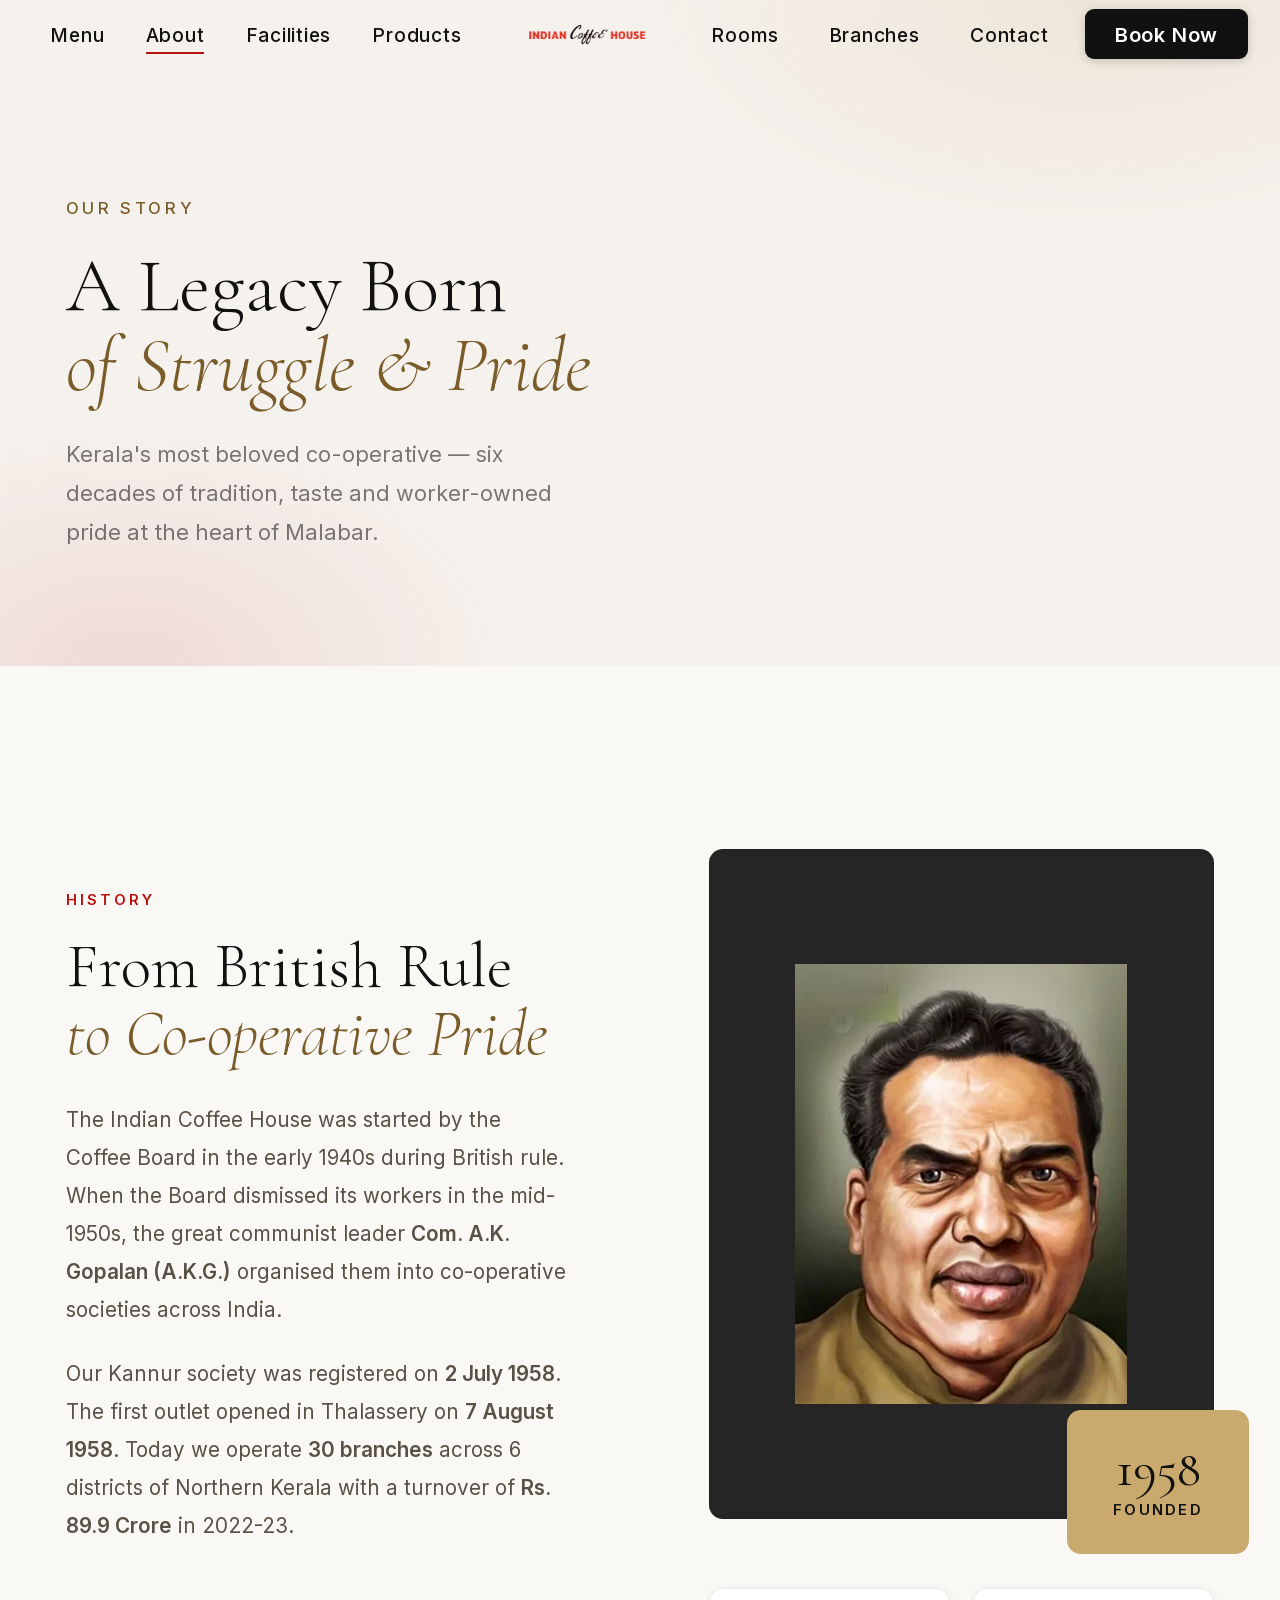
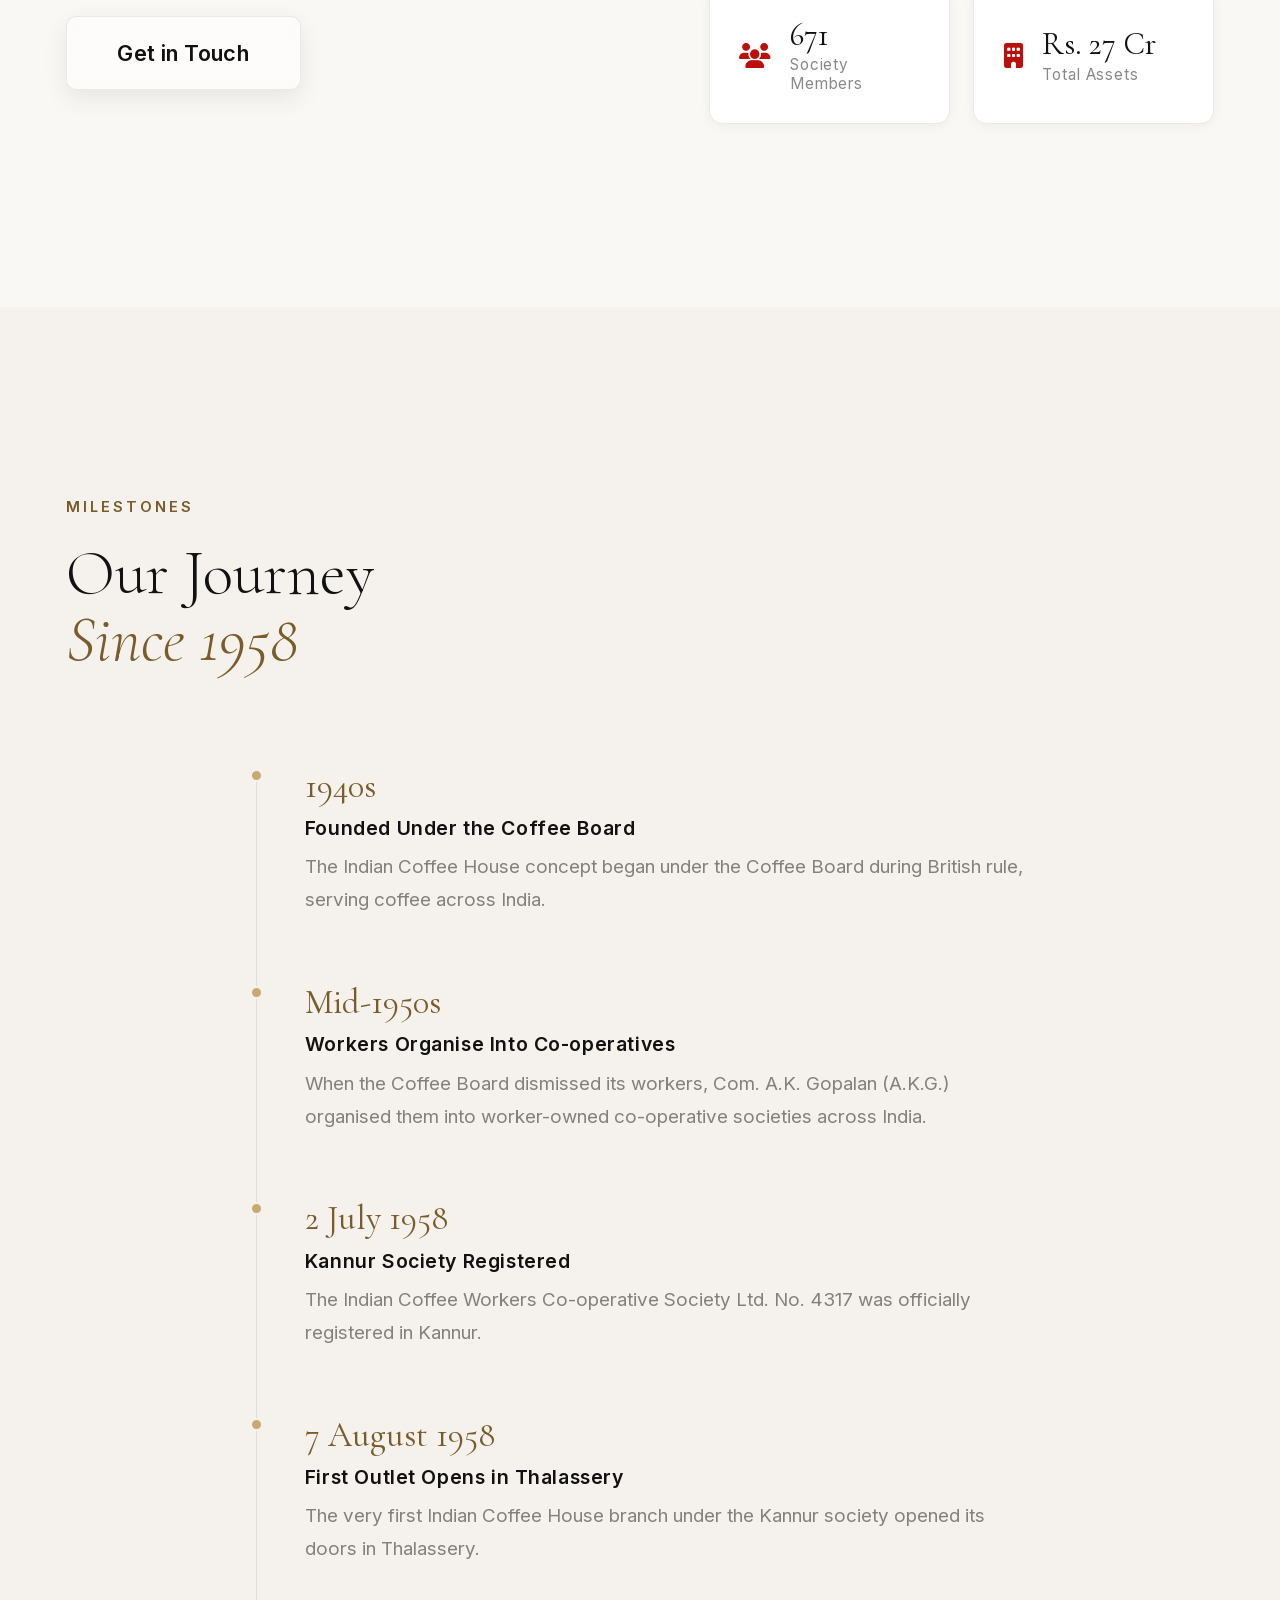
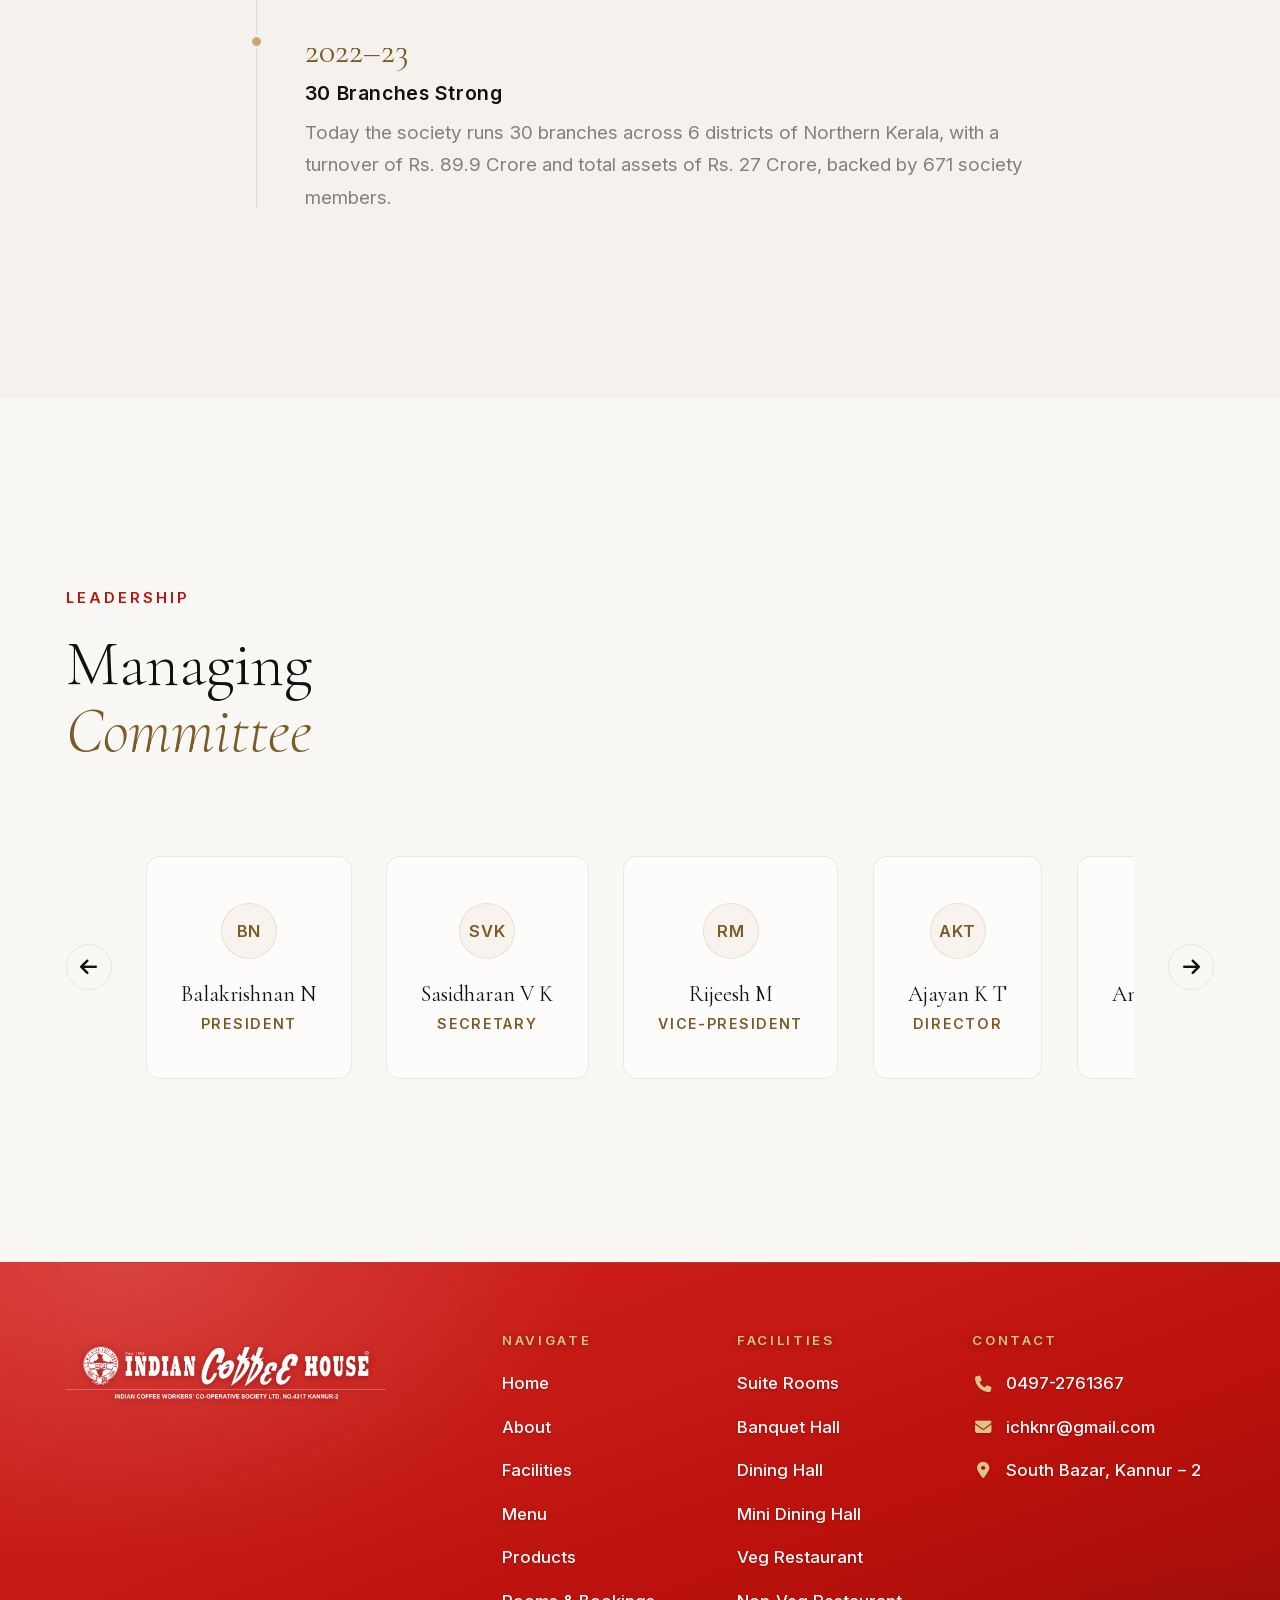
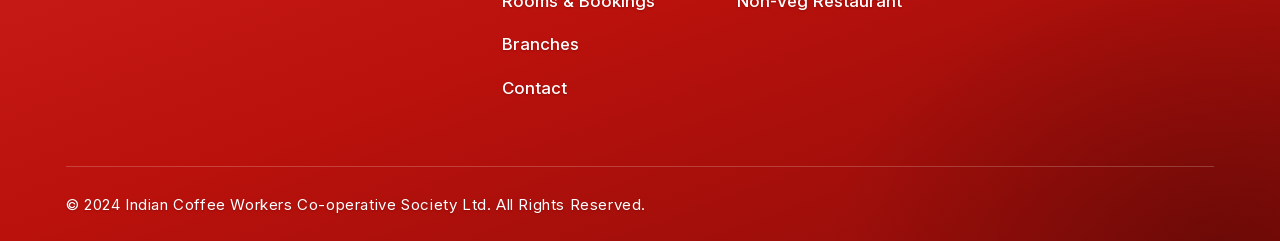
<file: about.html>
<!DOCTYPE html>
<html lang="en">

<head>
    <meta charset="UTF-8" />
    <meta name="viewport" content="width=device-width, initial-scale=1.0" />
    <title>About Us — Indian Coffee House Kannur</title>
    <meta name="description"
        content="The story of the Indian Coffee Workers Co-operative Society, from the 1940s Coffee Board era to 30 branches today." />
    <link rel="icon" type="image/x-icon" href="favicon.ico" />
    <link rel="icon" type="image/png" sizes="16x16" href="favicon/favicon-16x16.png" />
    <link rel="icon" type="image/png" sizes="32x32" href="favicon/favicon-32x32.png" />
    <link rel="icon" type="image/png" sizes="48x48" href="favicon/favicon-48x48.png" />
    <link rel="icon" type="image/png" sizes="96x96" href="favicon/favicon-96x96.png" />
    <link rel="icon" type="image/png" sizes="192x192" href="favicon/favicon-192x192.png" />
    <link rel="apple-touch-icon" sizes="180x180" href="favicon/apple-touch-icon.png" />
    <link rel="manifest" href="favicon/site.webmanifest" />
    <meta name="theme-color" content="#ba110c" />
    <link rel="stylesheet" href="style.min.css?v=4b4ab429" />
    <link rel="preconnect" href="https://cdnjs.cloudflare.com" crossorigin />
    <link rel="preload" href="https://cdnjs.cloudflare.com/ajax/libs/font-awesome/6.5.0/css/all.min.css" as="style" onload="this.onload=null;this.rel='stylesheet'" />
    <noscript><link rel="stylesheet" href="https://cdnjs.cloudflare.com/ajax/libs/font-awesome/6.5.0/css/all.min.css" /></noscript>
</head>

<body>
    <div class="page-loader" id="pageLoader" aria-hidden="true">
        <picture><source srcset="images/ICW-%20Kannur.webp" type="image/webp" /><img src="images/ICW- Kannur.png" alt="" class="page-loader__mark" width="420" height="420" /></picture>
    </div>

    <nav class="nav" id="nav">
        <div class="nav__inner">
            <ul class="nav__links nav__links--left">
                <li><a href="menu.html">Menu</a></li>
                <li><a href="about.html">About</a></li>
                <li><a href="facilities.html">Facilities</a></li>
                <li><a href="products.html">Products</a></li>
            </ul>

            <a href="index.html" class="nav__logo-center" aria-label="Indian Coffee House — Home">
                <img src="images/ICH.png" alt="Indian Coffee House" class="nav__wordmark" width="600" height="121"/>
            </a>

            <div class="nav__right-group">
                <ul class="nav__links nav__links--right">
                    <li><a href="rooms.html">Rooms</a></li>
                    <li><a href="branches.html">Branches</a></li>
                    <li><a href="contact.html">Contact</a></li>
                </ul>

                <a href="tel:04972784777" class="nav__cta nav__cta--desktop">Book Now</a>
            </div>

            <button class="nav__burger" id="burger" aria-label="Toggle menu">
                <span></span><span></span><span></span>
            </button>
        </div>

        <div class="nav__mobile" id="navMobile">
            <a href="index.html">Home</a>
            <a href="menu.html">Menu</a>
            <a href="about.html">About</a>
            <a href="facilities.html">Facilities</a>
            <a href="products.html">Products</a>
            <a href="rooms.html">Rooms &amp; Bookings</a>
            <a href="branches.html">Branches</a>
            <a href="contact.html">Contact</a>
            <a href="tel:04972784777" class="nav__cta nav__cta--mobile">Book Now</a>
        </div>
    </nav>

    <!-- ── PAGE HERO ──────────────────────────────── -->
    <section class="pagehero">
        <div class="pagehero__bg"></div>
        <div class="wrap pagehero__content">
            <p class="pagehero__eyebrow">Our Story</p>
            <h1 class="pagehero__title">A Legacy Born<br /><em>of Struggle &amp; Pride</em></h1>
            <p class="pagehero__sub">Kerala's most beloved co-operative — six decades of tradition, taste and
                worker-owned pride at the heart of Malabar.</p>
        </div>
    </section>

    <!-- ── ABOUT ──────────────────────────────────── -->
    <section class="section" id="about">
        <div class="wrap">
            <div class="about__grid">
                <div class="about__left reveal">
                    <p class="tag">History</p>
                    <h2 class="heading">From British Rule<br /><em>to Co-operative Pride</em></h2>
                    <p class="body-text">The Indian Coffee House was started by the Coffee Board in the early 1940s
                        during British rule. When the Board dismissed its workers in the mid-1950s, the great communist
                        leader <strong>Com. A.K. Gopalan (A.K.G.)</strong> organised them into co-operative societies
                        across India.</p>
                    <p class="body-text">Our Kannur society was registered on <strong>2 July 1958</strong>. The first
                        outlet opened in Thalassery on <strong>7 August 1958</strong>. Today we operate <strong>30
                            branches</strong> across 6 districts of Northern Kerala with a turnover of <strong>Rs. 89.9
                            Crore</strong> in 2022-23.</p>
                    <a href="contact.html" class="btn btn--gold" style="margin-top:2rem">Get in Touch</a>
                </div>
                <div class="about__right">
                    <div class="about__img-block reveal">
                        <div class="about__img-inner">
                            <picture><source srcset="images/akg.webp" type="image/webp" /><img src="images/akg.jpg" alt="Com. A.K. Gopalan (A.K.G.), founder of the Indian Coffee Workers' Co-operative movement" class="about__img-photo" loading="lazy" decoding="async" width="332" height="440"/></picture>
                        </div>
                        <div class="about__badge reveal-delay">
                            <span class="about__badge-n">1958</span>
                            <span class="about__badge-l">Founded</span>
                        </div>
                    </div>
                    <div class="about__cards">
                        <div class="about__mini reveal">
                            <i class="fa-solid fa-users"></i>
                            <div>
                                <div class="about__mini-n">671</div>
                                <div class="about__mini-l">Society Members</div>
                            </div>
                        </div>
                        <div class="about__mini reveal">
                            <i class="fa-solid fa-building"></i>
                            <div>
                                <div class="about__mini-n">Rs. 27 Cr</div>
                                <div class="about__mini-l">Total Assets</div>
                            </div>
                        </div>
                    </div>
                </div>
            </div>
        </div>
    </section>

    <!-- ── TIMELINE ───────────────────────────────── -->
    <section class="section section--dark" id="timeline">
        <div class="wrap">
            <div class="sec-head reveal">
                <p class="tag tag--light">Milestones</p>
                <h2 class="heading heading--light">Our Journey<br /><em>Since 1958</em></h2>
            </div>
            <div class="timeline">
                <div class="timeline__item reveal">
                    <span class="timeline__dot"></span>
                    <div class="timeline__year">1940s</div>
                    <h4>Founded Under the Coffee Board</h4>
                    <p>The Indian Coffee House concept began under the Coffee Board during British rule, serving coffee
                        across India.</p>
                </div>
                <div class="timeline__item reveal">
                    <span class="timeline__dot"></span>
                    <div class="timeline__year">Mid-1950s</div>
                    <h4>Workers Organise Into Co-operatives</h4>
                    <p>When the Coffee Board dismissed its workers, Com. A.K. Gopalan (A.K.G.) organised them into
                        worker-owned co-operative societies across India.</p>
                </div>
                <div class="timeline__item reveal">
                    <span class="timeline__dot"></span>
                    <div class="timeline__year">2 July 1958</div>
                    <h4>Kannur Society Registered</h4>
                    <p>The Indian Coffee Workers Co-operative Society Ltd. No. 4317 was officially registered in Kannur.
                    </p>
                </div>
                <div class="timeline__item reveal">
                    <span class="timeline__dot"></span>
                    <div class="timeline__year">7 August 1958</div>
                    <h4>First Outlet Opens in Thalassery</h4>
                    <p>The very first Indian Coffee House branch under the Kannur society opened its doors in
                        Thalassery.</p>
                </div>
                <div class="timeline__item reveal">
                    <span class="timeline__dot"></span>
                    <div class="timeline__year">2022–23</div>
                    <h4>30 Branches Strong</h4>
                    <p>Today the society runs 30 branches across 6 districts of Northern Kerala, with a turnover of Rs.
                        89.9 Crore and total assets of Rs. 27 Crore, backed by 671 society members.</p>
                </div>
            </div>
        </div>
    </section>

    <!-- ── COMMITTEE ──────────────────────────────── -->
    <section class="section" id="committee">
        <div class="wrap">
            <div class="sec-head reveal">
                <p class="tag">Leadership</p>
                <h2 class="heading">Managing<br /><em>Committee</em></h2>
            </div>
            <div class="carousel__wrap">
                <button class="carousel__btn" data-track="committee-track" data-dir="-1"><i
                        class="fa-solid fa-arrow-left"></i></button>
                <div class="carousel__vp">
                    <div class="carousel__track" id="committee-track">
                        <div class="member reveal">
                            <div class="member__init">BN</div>
                            <div class="member__name">Balakrishnan N</div>
                            <div class="member__role">President</div>
                        </div>
                        <div class="member reveal">
                            <div class="member__init">SVK</div>
                            <div class="member__name">Sasidharan V K</div>
                            <div class="member__role">Secretary</div>
                        </div>
                        <div class="member reveal">
                            <div class="member__init">RM</div>
                            <div class="member__name">Rijeesh M</div>
                            <div class="member__role">Vice-President</div>
                        </div>
                        <div class="member reveal">
                            <div class="member__init">AKT</div>
                            <div class="member__name">Ajayan K T</div>
                            <div class="member__role">Director</div>
                        </div>
                        <div class="member reveal">
                            <div class="member__init">ACV</div>
                            <div class="member__name">Anil Kumar C V</div>
                            <div class="member__role">Director</div>
                        </div>
                        <div class="member reveal">
                            <div class="member__init">PP</div>
                            <div class="member__name">Praveen P</div>
                            <div class="member__role">Director</div>
                        </div>
                        <div class="member reveal">
                            <div class="member__init">GK</div>
                            <div class="member__name">Gopesh K</div>
                            <div class="member__role">Director</div>
                        </div>
                        <div class="member reveal">
                            <div class="member__init">PTV</div>
                            <div class="member__name">Prasathan T V</div>
                            <div class="member__role">Director</div>
                        </div>
                        <div class="member reveal">
                            <div class="member__init">PA</div>
                            <div class="member__name">Prakasan A</div>
                            <div class="member__role">Director</div>
                        </div>
                        <div class="member reveal">
                            <div class="member__init">SKO</div>
                            <div class="member__name">Santhosh Kumar O</div>
                            <div class="member__role">Director</div>
                        </div>
                        <div class="member reveal">
                            <div class="member__init">PKT</div>
                            <div class="member__name">Prasanth Kumar T</div>
                            <div class="member__role">Director</div>
                        </div>
                        <div class="member reveal">
                            <div class="member__init">RM</div>
                            <div class="member__name">Reshmi Makkool</div>
                            <div class="member__role">Director</div>
                        </div>
                        <div class="member reveal">
                            <div class="member__init">SM</div>
                            <div class="member__name">Shijina M</div>
                            <div class="member__role">Director</div>
                        </div>
                        <div class="member reveal">
                            <div class="member__init">PTU</div>
                            <div class="member__name">Priya T U</div>
                            <div class="member__role">Director</div>
                        </div>
                    </div>
                </div>
                <button class="carousel__btn" data-track="committee-track" data-dir="1"><i
                        class="fa-solid fa-arrow-right"></i></button>
            </div>
        </div>
    </section>

    <footer class="footer">
        <div class="footer__inner">
            <div class="footer__top">
                <div class="footer__brand">
                    <picture>
                        <source srcset="images/footer-banner.webp" type="image/webp" />
                        <img src="images/footer-banner.png" alt="Indian Coffee House, est. 1958 — Indian Coffee Workers' Co-operative Society Ltd, No. 4317, Kannur-2" class="footer__banner" width="2000" height="445" loading="lazy" decoding="async" />
                    </picture>
                </div>
                <div class="footer__nav">
                    <div class="footer__col">
                        <h5>Navigate</h5>
                        <a href="index.html">Home</a>
                        <a href="about.html">About</a>
                        <a href="facilities.html">Facilities</a>
                        <a href="menu.html">Menu</a>
                        <a href="products.html">Products</a>
                        <a href="rooms.html">Rooms &amp; Bookings</a>
                        <a href="branches.html">Branches</a>
                        <a href="contact.html">Contact</a>
                    </div>
                    <div class="footer__col">
                        <h5>Facilities</h5>
                        <a href="rooms.html">Suite Rooms</a>
                        <a href="rooms.html">Banquet Hall</a>
                        <a href="rooms.html">Dining Hall</a>
                        <a href="rooms.html">Mini Dining Hall</a>
                        <a href="menu.html">Veg Restaurant</a>
                        <a href="menu.html">Non-Veg Restaurant</a>
                    </div>
                    <div class="footer__col footer__col--contact">
                        <h5>Contact</h5>
                        <a href="tel:+914972761367"><i class="fa-solid fa-phone"></i>0497-2761367</a>
                        <a href="mailto:ichknr@gmail.com"><i class="fa-solid fa-envelope"></i>ichknr@gmail.com</a>
                        <a href="https://www.google.com/maps/search/?api=1&amp;query=Indian+Coffee+House+South+Bazar+Kannur" target="_blank" rel="noopener"><i class="fa-solid fa-location-dot"></i>South Bazar, Kannur – 2</a>
                    </div>
                </div>
            </div>
            <div class="footer__bottom">
                <span>© 2024 Indian Coffee Workers Co-operative Society Ltd. All Rights Reserved.</span>
            </div>
        </div>
    </footer>

    <script src="script.min.js?v=638664f8" defer></script>
</body>

</html>
</file>
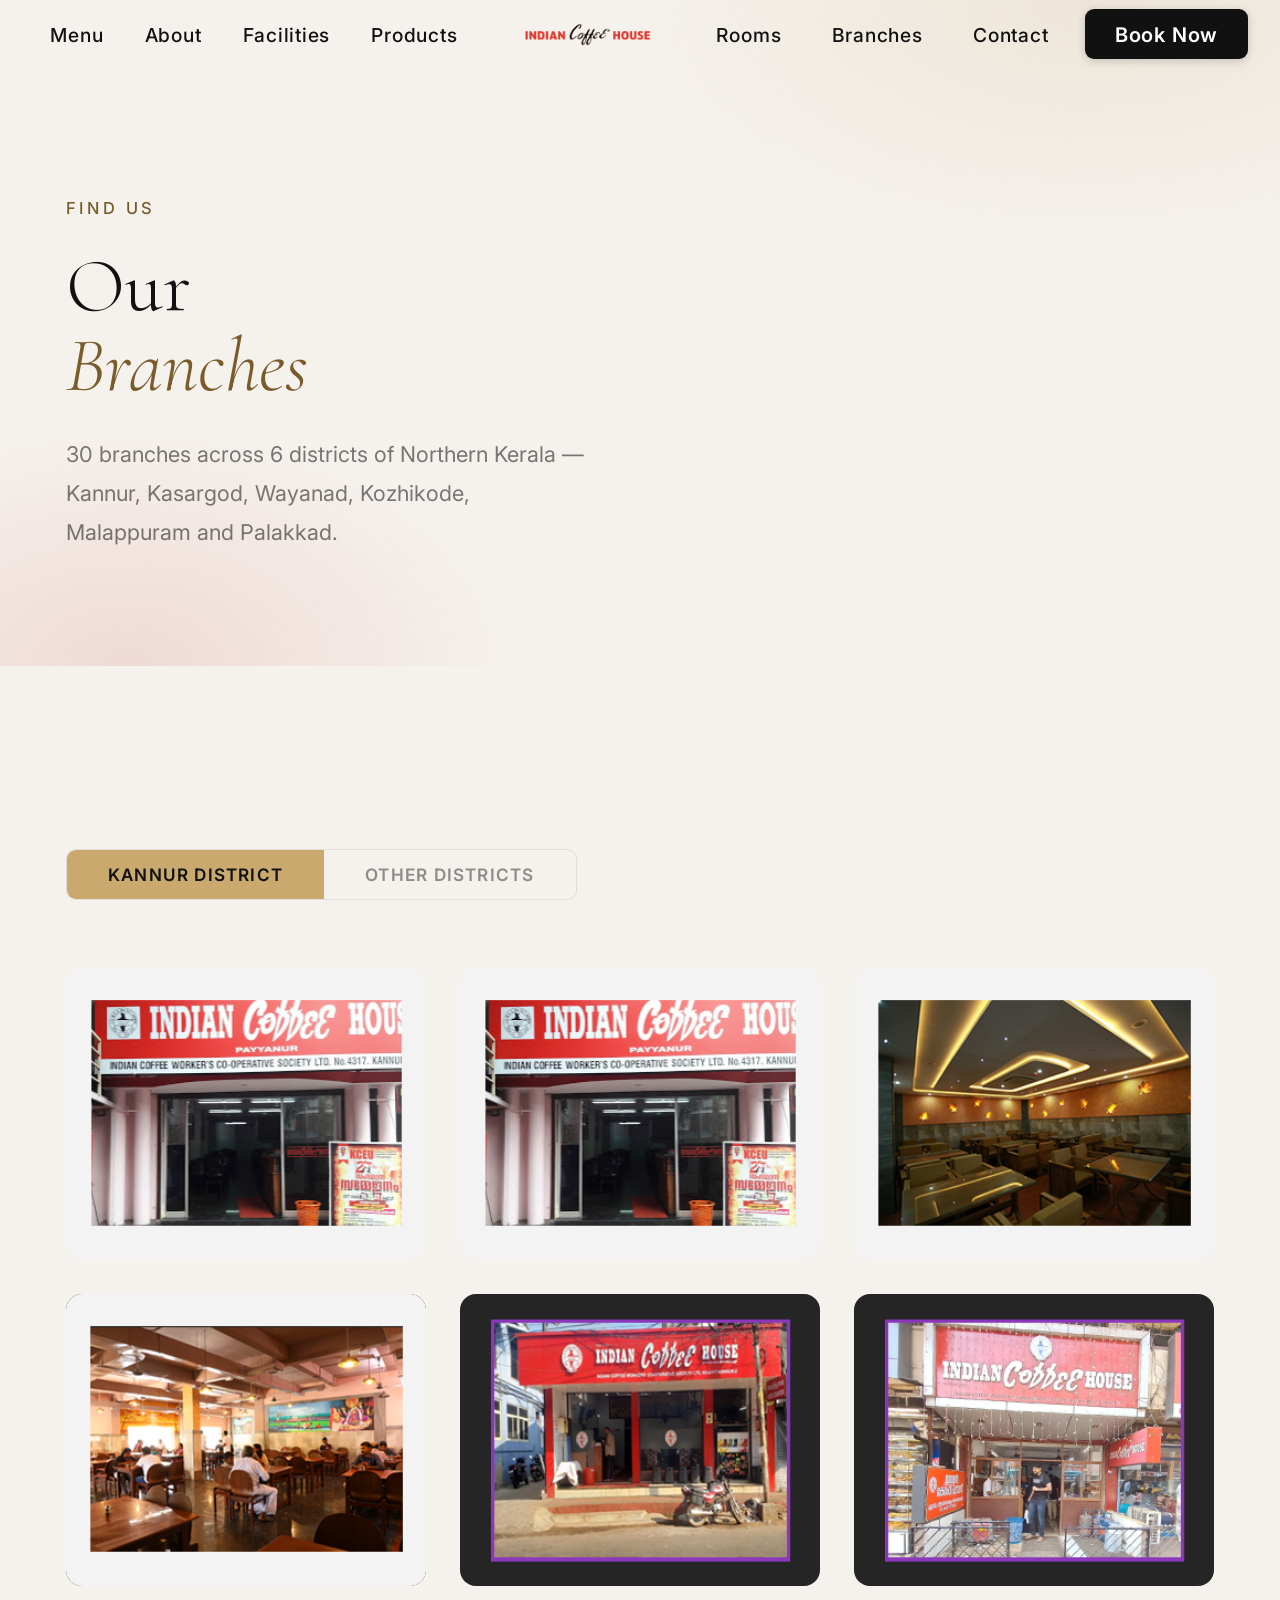
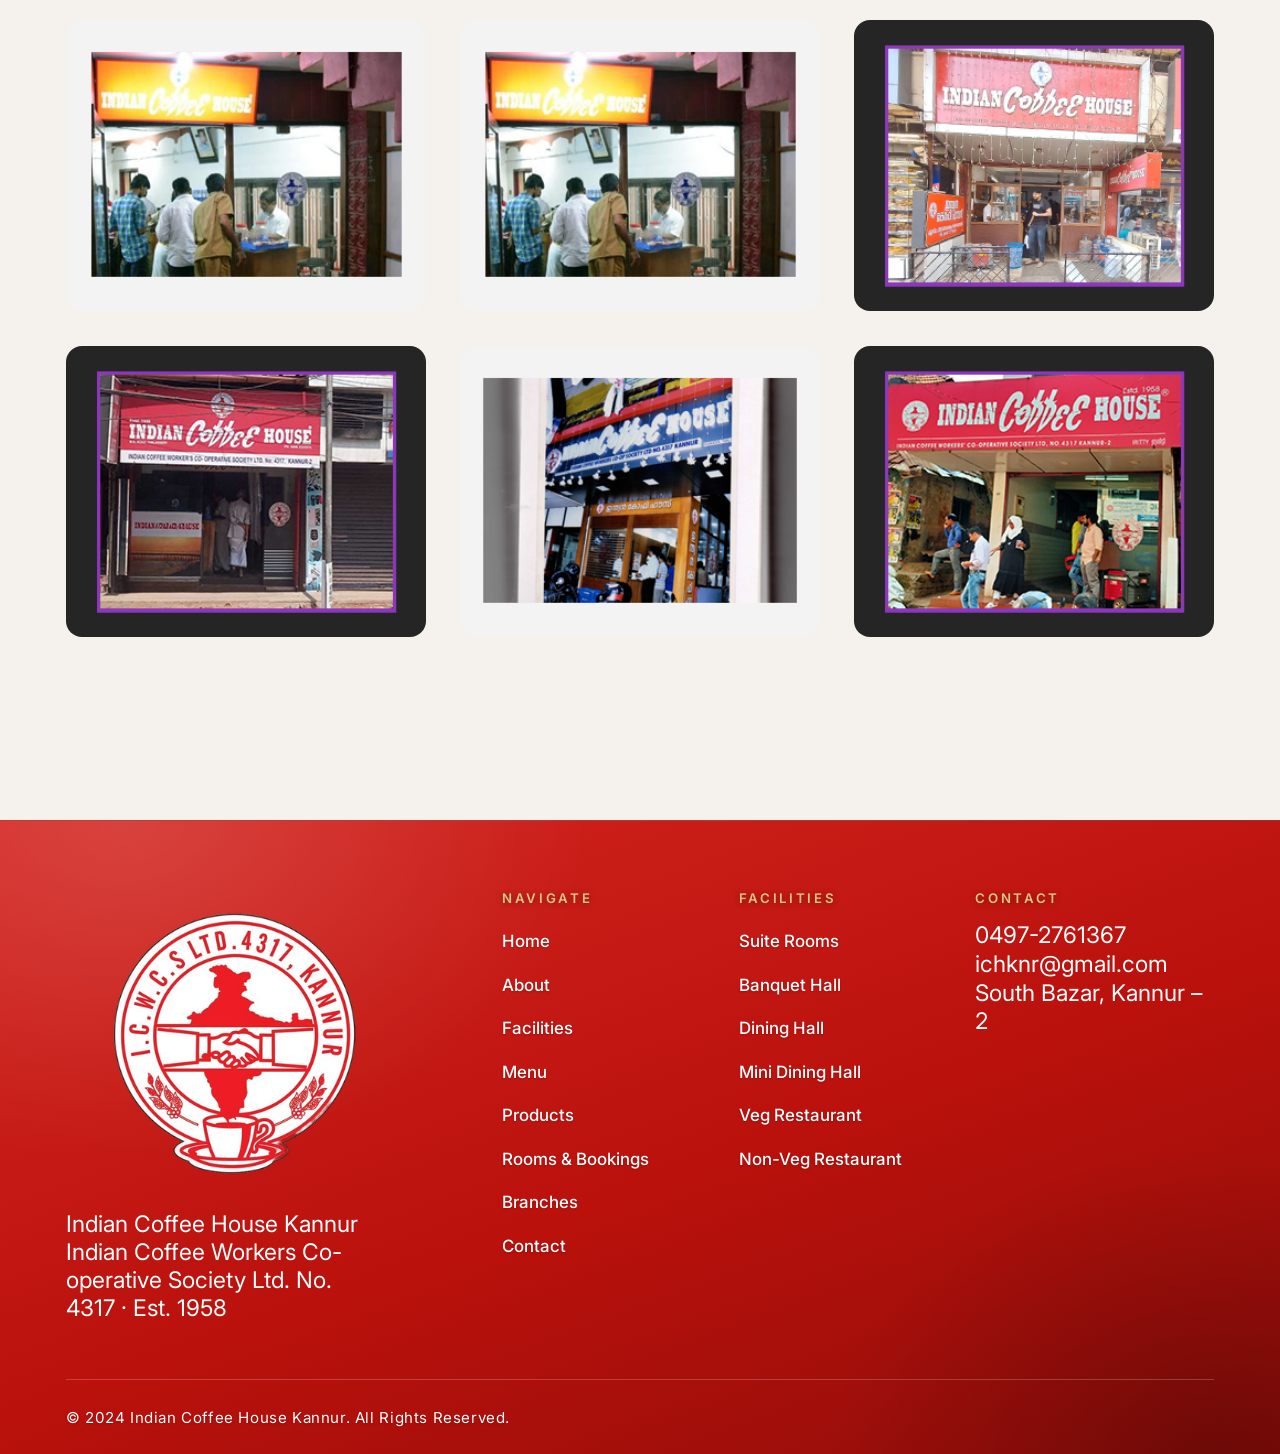
<file: Branches.html>
<!DOCTYPE html>
<html lang="en">

<head>
    <meta charset="UTF-8" />
    <meta name="viewport" content="width=device-width, initial-scale=1.0" />
    <title>Branches — Indian Coffee House Kannur</title>
    <meta name="description"
        content="All Indian Coffee House branches across Kannur and 5 other districts of Northern Kerala." />
    <link rel="icon" type="image/x-icon" href="favicon.ico" />
    <link rel="icon" type="image/png" sizes="16x16" href="favicon/favicon-16x16.png" />
    <link rel="icon" type="image/png" sizes="32x32" href="favicon/favicon-32x32.png" />
    <link rel="icon" type="image/png" sizes="48x48" href="favicon/favicon-48x48.png" />
    <link rel="icon" type="image/png" sizes="96x96" href="favicon/favicon-96x96.png" />
    <link rel="icon" type="image/png" sizes="192x192" href="favicon/favicon-192x192.png" />
    <link rel="apple-touch-icon" sizes="180x180" href="favicon/apple-touch-icon.png" />
    <link rel="manifest" href="favicon/site.webmanifest" />
    <meta name="theme-color" content="#ba110c" />
    <link rel="stylesheet" href="style.css" />
    <link rel="preconnect" href="https://fonts.googleapis.com" />
    <link
        href="https://fonts.googleapis.com/css2?family=Cormorant+Garamond:ital,wght@0,300;0,400;0,600;1,300;1,400&family=Inter:wght@300;400;500;600&display=swap"
        rel="stylesheet" />
    <link rel="stylesheet" href="https://cdnjs.cloudflare.com/ajax/libs/font-awesome/6.5.0/css/all.min.css" />
</head>

<body>
    <div class="page-loader" id="pageLoader" aria-hidden="true">
        <img src="images/ICW- Kannur.png" alt="" class="page-loader__mark" />
    </div>

    <nav class="nav" id="nav">
        <div class="nav__inner">
            <ul class="nav__links nav__links--left">
                <li><a href="menu.html">Menu</a></li>
                <li><a href="about.html">About</a></li>
                <li><a href="facilities.html">Facilities</a></li>
                <li><a href="products.html">Products</a></li>
            </ul>

            <a href="index.html" class="nav__logo-center" aria-label="Indian Coffee House — Home">
                <img src="images/ICH.png" alt="Indian Coffee House" class="nav__wordmark" />
            </a>

            <div class="nav__right-group">
                <ul class="nav__links nav__links--right">
                    <li><a href="rooms.html">Rooms</a></li>
                    <li><a href="branches.html">Branches</a></li>
                    <li><a href="contact.html">Contact</a></li>
                </ul>

                <a href="tel:04972784777" class="nav__cta nav__cta--desktop">Book Now</a>
            </div>

            <button class="nav__burger" id="burger" aria-label="Toggle menu">
                <span></span><span></span><span></span>
            </button>
        </div>

        <div class="nav__mobile" id="navMobile">
            <a href="index.html">Home</a>
            <a href="menu.html">Menu</a>
            <a href="about.html">About</a>
            <a href="facilities.html">Facilities</a>
            <a href="products.html">Products</a>
            <a href="rooms.html">Rooms &amp; Bookings</a>
            <a href="branches.html">Branches</a>
            <a href="contact.html">Contact</a>
            <a href="tel:04972784777" class="nav__cta nav__cta--mobile">Book Now</a>
        </div>
    </nav>

    <!-- ── PAGE HERO ──────────────────────────────── -->
    <section class="pagehero">
        <div class="pagehero__bg"></div>
        <div class="wrap pagehero__content">
            <p class="pagehero__eyebrow">Find Us</p>
            <h1 class="pagehero__title">Our<br /><em>Branches</em></h1>
            <p class="pagehero__sub">30 branches across 6 districts of Northern Kerala — Kannur, Kasargod, Wayanad,
                Kozhikode, Malappuram and Palakkad.</p>
        </div>
    </section>

    <!-- ── BRANCHES ───────────────────────────────── -->
    <section class="section section--dark" id="branches">
        <div class="wrap">
            <div class="branch__tabs">
                <button class="branch__tab active" data-target="kannur-panel">Kannur District</button>
                <button class="branch__tab" data-target="other-panel">Other Districts</button>
            </div>
            <div class="branch__panel active" id="kannur-panel">
                <div class="branch-grid">
                    <div class="branch-card reveal">
                        <img src="images/Branches/Indian-coffee-house_branch-payyanur-pic-1.png" alt="Indian Coffee House, Payyanur" loading="lazy" decoding="async" />
                        <div class="branch-card__overlay">
                            <h4>Payyanur</h4>
                            <p>Royal Complex, Payyanur</p>
                            <a href="tel:04985203244"><i class="fa-solid fa-phone"></i> 04985 203244</a>
                        </div>
                    </div>
                    <div class="branch-card reveal">
                        <img src="images/Branches/Indian-coffee-house_branch-payyanur-pic-1.png" alt="Indian Coffee House, Taliparamba" loading="lazy" decoding="async" />
                        <div class="branch-card__overlay">
                            <h4>Taliparamba</h4>
                            <p>N.H Road, Taliparamba</p>
                            <a href="tel:04602206053"><i class="fa-solid fa-phone"></i> 04602 206053</a>
                        </div>
                    </div>
                    <div class="branch-card reveal">
                        <img src="images/Branches/Indian-coffee-house_branch-dharmshala-non-veg-pic-1.png" alt="Indian Coffee House, Dharamasala Non-Veg" loading="lazy" decoding="async" />
                        <div class="branch-card__overlay">
                            <h4>Dharamasala (Non-Veg)</h4>
                            <p>N.H Dharamasala, Kannur</p>
                            <a href="tel:04972784779"><i class="fa-solid fa-phone"></i> 0497 2784779</a>
                        </div>
                    </div>
                    <div class="branch-card reveal">
                        <img src="images/Branches/Indian-coffee-house_branch-dharmshala-veg-pic-1.png" alt="Indian Coffee House, Dharamasala Veg" loading="lazy" decoding="async" />
                        <div class="branch-card__overlay">
                            <h4>Dharamasala (Veg)</h4>
                            <p>N.H Dharamasala, Kannur</p>
                            <a href="tel:04972784776"><i class="fa-solid fa-phone"></i> 0497 2784776</a>
                        </div>
                    </div>
                    <div class="branch-card reveal">
                        <img src="images/Branches/Indian-coffee-house_branch-kannur-sub-jail-road.png" alt="Indian Coffee House, South Bazar Sub Jail Road" loading="lazy" decoding="async" />
                        <div class="branch-card__overlay">
                            <h4>South Bazar — Sub Jail Rd</h4>
                            <p>South Bazar, Kannur</p>
                            <a href="tel:04972765218"><i class="fa-solid fa-phone"></i> 04972 765218</a>
                        </div>
                    </div>
                    <div class="branch-card reveal">
                        <img src="images/Branches/Indian-coffee-Fort-road-kannur-pic-1.png" alt="Indian Coffee House, South Bazar" loading="lazy" decoding="async" />
                        <div class="branch-card__overlay">
                            <h4>South Bazar</h4>
                            <p>South Bazar, Kannur</p>
                            <a href="tel:04972765213"><i class="fa-solid fa-phone"></i> 04972 765213</a>
                        </div>
                    </div>
                    <div class="branch-card reveal">
                        <img src="images/Branches/Indian-coffee-house_branch-kannur-Plaza-Building-pic-1.png" alt="Indian Coffee House, Non-Veg Section Kannur Town" loading="lazy" decoding="async" />
                        <div class="branch-card__overlay">
                            <h4>Non-Veg Section</h4>
                            <p>Kannur Town</p>
                            <a href="tel:04972765211"><i class="fa-solid fa-phone"></i> 04972 765211</a>
                        </div>
                    </div>
                    <div class="branch-card reveal">
                        <img src="images/Branches/Indian-coffee-house_branch-kannur-Plaza-Building-pic-1.png" alt="Indian Coffee House, Plaza Building Kannur" loading="lazy" decoding="async" />
                        <div class="branch-card__overlay">
                            <h4>Plaza Building</h4>
                            <p>Plaza Building, Kannur</p>
                            <a href="tel:04972706777"><i class="fa-solid fa-phone"></i> 04972 706777</a>
                        </div>
                    </div>
                    <div class="branch-card reveal">
                        <img src="images/Branches/Indian-coffee-Fort-road-kannur-pic-1.png" alt="Indian Coffee House, Fort Road Kannur" loading="lazy" decoding="async" />
                        <div class="branch-card__overlay">
                            <h4>Fort Road</h4>
                            <p>Fort Road, Kannur</p>
                            <a href="tel:04972711626"><i class="fa-solid fa-phone"></i> 04972 711626</a>
                        </div>
                    </div>
                    <div class="branch-card reveal">
                        <img src="images/Branches/Indian-coffee-house_branch-Thalassery-pic-1.png" alt="Indian Coffee House, Thalassery M.G Road" loading="lazy" decoding="async" />
                        <div class="branch-card__overlay">
                            <h4>Thalassery (M.G Road)</h4>
                            <p>M.G Road, Thalassery</p>
                            <a href="tel:04902325574"><i class="fa-solid fa-phone"></i> 04902 325574</a>
                        </div>
                    </div>
                    <div class="branch-card reveal">
                        <img src="images/Branches/Indian-coffee-house_branch-manchodi-pic-1.png" alt="Indian Coffee House, Manjodi Thalassery" loading="lazy" decoding="async" />
                        <div class="branch-card__overlay">
                            <h4>Manjodi, Thalassery</h4>
                            <p>Athulya Complex, Near Indira Gandhi Hospital</p>
                            <a href="tel:04902344367"><i class="fa-solid fa-phone"></i> 04902 344367</a>
                        </div>
                    </div>
                    <div class="branch-card reveal">
                        <img src="images/Branches/Indian-coffee-house_branch-Iritty-pic-1.png" alt="Indian Coffee House, Iritty" loading="lazy" decoding="async" />
                        <div class="branch-card__overlay">
                            <h4>Iritty</h4>
                            <p>Co-op Canteen Building, Near Iritty Bridge</p>
                            <a href="tel:049024491555"><i class="fa-solid fa-phone"></i> 0490 24491555</a>
                        </div>
                    </div>
                </div>
            </div>
            <div class="branch__panel" id="other-panel">
                <div class="other__grid">
                    <div class="other__item reveal"><i class="fa-solid fa-location-dot"></i><span>Kasargod</span></div>
                    <div class="other__item reveal"><i class="fa-solid fa-location-dot"></i><span>Wayanad</span></div>
                    <div class="other__item reveal"><i class="fa-solid fa-location-dot"></i><span>Kozhikode</span></div>
                    <div class="other__item reveal"><i class="fa-solid fa-location-dot"></i><span>Malappuram</span>
                    </div>
                    <div class="other__item reveal"><i class="fa-solid fa-location-dot"></i><span>Palakkad</span></div>
                </div>
                <p style="text-align:center;margin-top:2.5rem;font-size:.78rem;color:rgba(255,255,255,.35)">
                    Branch-level details for these districts coming soon. Call our head office for the nearest location.
                </p>
            </div>
        </div>
    </section>

    <footer class="footer">
        <div class="footer__inner">
            <div class="footer__top">
                <div class="footer__brand">
                    <img src="images/ICW- Kannur.png" alt="Indian Coffee House" class="footer__mark" loading="lazy" decoding="async" />
                    <div>
                        <div class="footer__name">Indian Coffee House Kannur</div>
                        <div class="footer__sub">Indian Coffee Workers Co-operative Society Ltd. No. 4317 · Est. 1958
                        </div>
                    </div>
                </div>
                <div class="footer__nav">
                    <div class="footer__col">
                        <h5>Navigate</h5>
                        <a href="index.html">Home</a>
                        <a href="about.html">About</a>
                        <a href="facilities.html">Facilities</a>
                        <a href="menu.html">Menu</a>
                        <a href="products.html">Products</a>
                        <a href="rooms.html">Rooms &amp; Bookings</a>
                        <a href="branches.html">Branches</a>
                        <a href="contact.html">Contact</a>
                    </div>
                    <div class="footer__col">
                        <h5>Facilities</h5>
                        <a href="rooms.html">Suite Rooms</a>
                        <a href="rooms.html">Banquet Hall</a>
                        <a href="rooms.html">Dining Hall</a>
                        <a href="rooms.html">Mini Dining Hall</a>
                        <a href="menu.html">Veg Restaurant</a>
                        <a href="menu.html">Non-Veg Restaurant</a>
                    </div>
                    <div class="footer__col">
                        <h5>Contact</h5>
                        <span>0497-2761367</span>
                        <span>ichknr@gmail.com</span>
                        <span>South Bazar, Kannur – 2</span>
                    </div>
                </div>
            </div>
            <div class="footer__bottom">
                <span>© 2024 Indian Coffee House Kannur. All Rights Reserved.</span>
            </div>
        </div>
    </footer>

    <script src="script.js"></script>
</body>

</html>
</file>
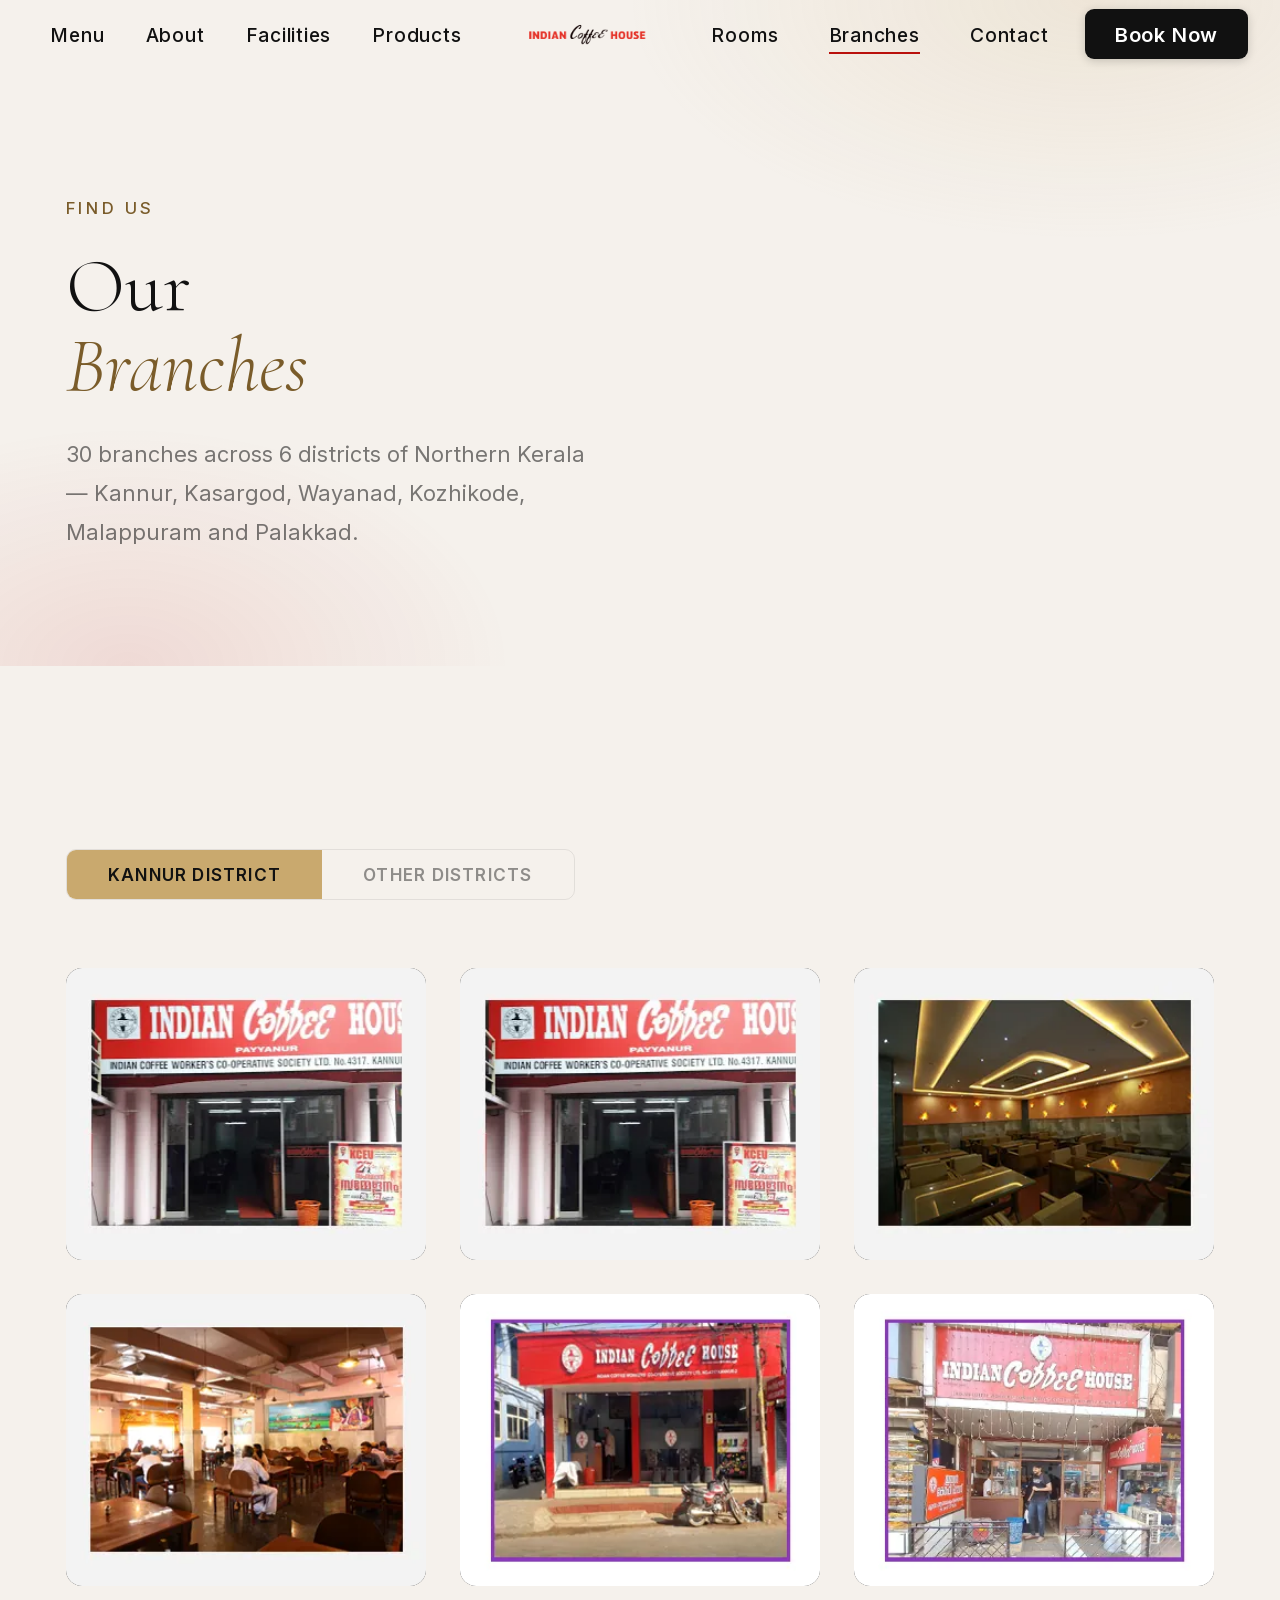
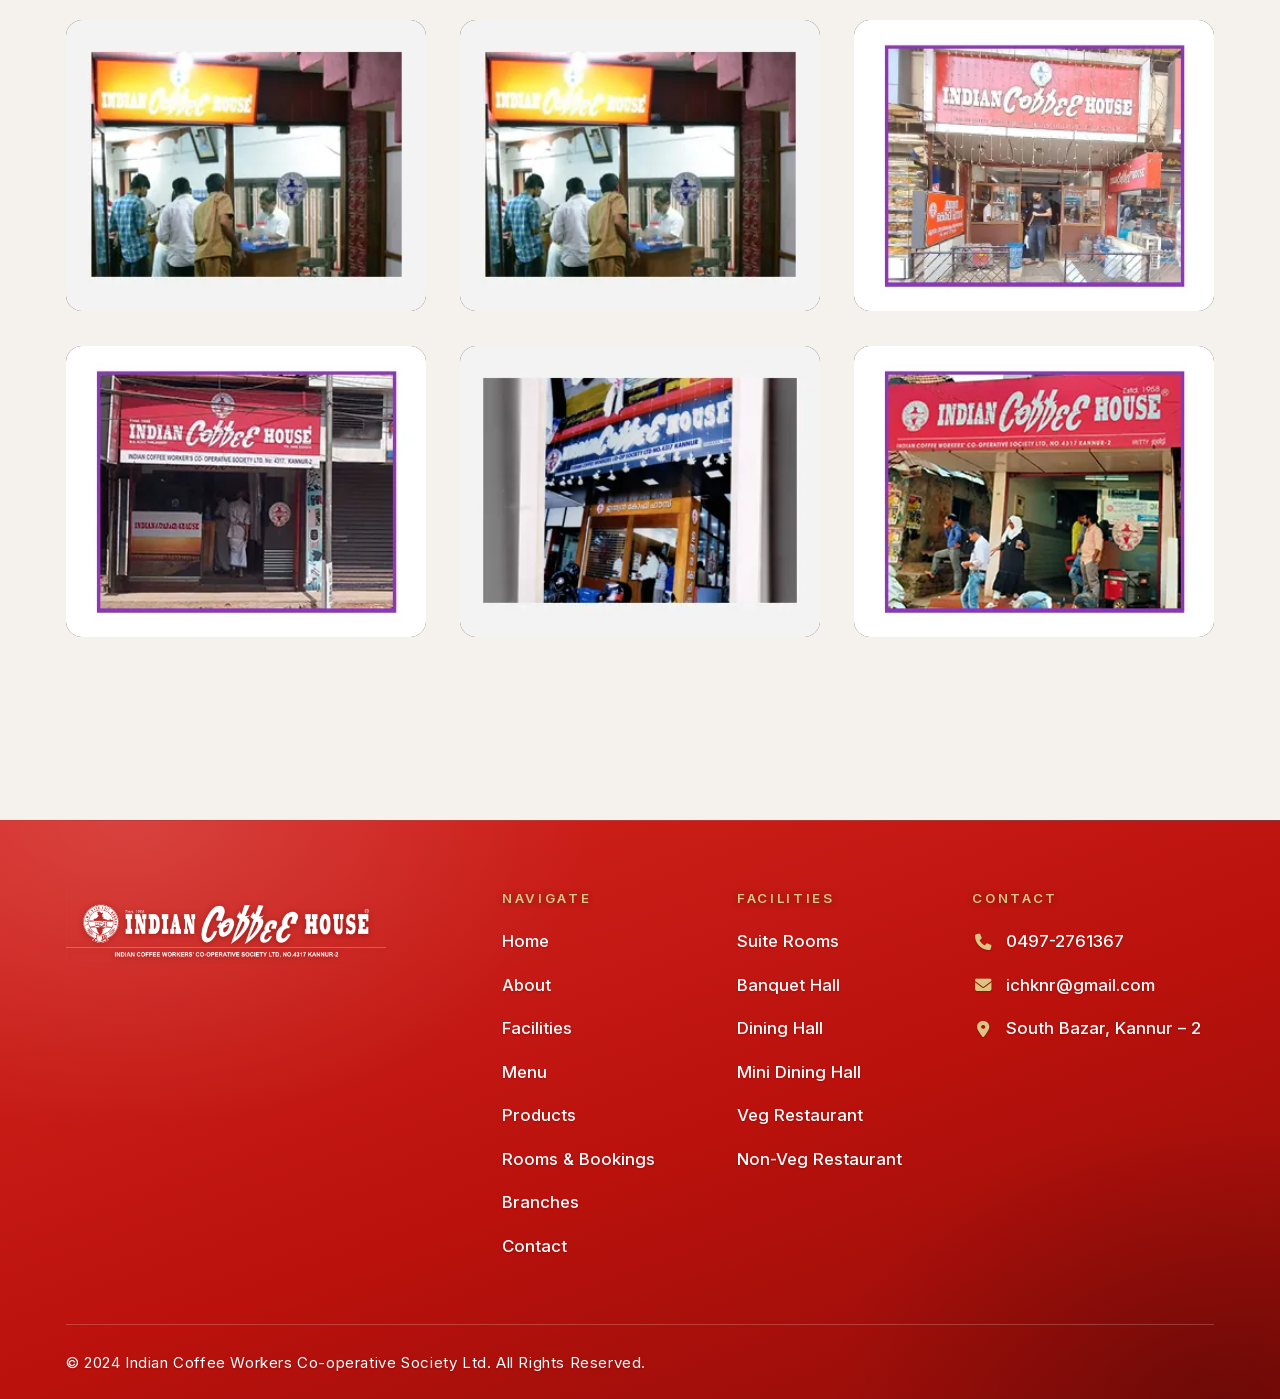
<file: branches.html>
<!DOCTYPE html>
<html lang="en">

<head>
    <meta charset="UTF-8" />
    <meta name="viewport" content="width=device-width, initial-scale=1.0" />
    <title>Branches — Indian Coffee House Kannur</title>
    <meta name="description"
        content="All Indian Coffee House branches across Kannur and 5 other districts of Northern Kerala." />
    <link rel="icon" type="image/x-icon" href="favicon.ico" />
    <link rel="icon" type="image/png" sizes="16x16" href="favicon/favicon-16x16.png" />
    <link rel="icon" type="image/png" sizes="32x32" href="favicon/favicon-32x32.png" />
    <link rel="icon" type="image/png" sizes="48x48" href="favicon/favicon-48x48.png" />
    <link rel="icon" type="image/png" sizes="96x96" href="favicon/favicon-96x96.png" />
    <link rel="icon" type="image/png" sizes="192x192" href="favicon/favicon-192x192.png" />
    <link rel="apple-touch-icon" sizes="180x180" href="favicon/apple-touch-icon.png" />
    <link rel="manifest" href="favicon/site.webmanifest" />
    <meta name="theme-color" content="#ba110c" />
    <link rel="stylesheet" href="style.min.css?v=4b4ab429" />
    <link rel="preconnect" href="https://cdnjs.cloudflare.com" crossorigin />
    <link rel="preload" href="https://cdnjs.cloudflare.com/ajax/libs/font-awesome/6.5.0/css/all.min.css" as="style" onload="this.onload=null;this.rel='stylesheet'" />
    <noscript><link rel="stylesheet" href="https://cdnjs.cloudflare.com/ajax/libs/font-awesome/6.5.0/css/all.min.css" /></noscript>
</head>

<body>
    <div class="page-loader" id="pageLoader" aria-hidden="true">
        <picture><source srcset="images/ICW-%20Kannur.webp" type="image/webp" /><img src="images/ICW- Kannur.png" alt="" class="page-loader__mark" width="420" height="420" /></picture>
    </div>

    <nav class="nav" id="nav">
        <div class="nav__inner">
            <ul class="nav__links nav__links--left">
                <li><a href="menu.html">Menu</a></li>
                <li><a href="about.html">About</a></li>
                <li><a href="facilities.html">Facilities</a></li>
                <li><a href="products.html">Products</a></li>
            </ul>

            <a href="index.html" class="nav__logo-center" aria-label="Indian Coffee House — Home">
                <img src="images/ICH.png" alt="Indian Coffee House" class="nav__wordmark" width="600" height="121"/>
            </a>

            <div class="nav__right-group">
                <ul class="nav__links nav__links--right">
                    <li><a href="rooms.html">Rooms</a></li>
                    <li><a href="branches.html">Branches</a></li>
                    <li><a href="contact.html">Contact</a></li>
                </ul>

                <a href="tel:04972784777" class="nav__cta nav__cta--desktop">Book Now</a>
            </div>

            <button class="nav__burger" id="burger" aria-label="Toggle menu">
                <span></span><span></span><span></span>
            </button>
        </div>

        <div class="nav__mobile" id="navMobile">
            <a href="index.html">Home</a>
            <a href="menu.html">Menu</a>
            <a href="about.html">About</a>
            <a href="facilities.html">Facilities</a>
            <a href="products.html">Products</a>
            <a href="rooms.html">Rooms &amp; Bookings</a>
            <a href="branches.html">Branches</a>
            <a href="contact.html">Contact</a>
            <a href="tel:04972784777" class="nav__cta nav__cta--mobile">Book Now</a>
        </div>
    </nav>

    <!-- ── PAGE HERO ──────────────────────────────── -->
    <section class="pagehero">
        <div class="pagehero__bg"></div>
        <div class="wrap pagehero__content">
            <p class="pagehero__eyebrow">Find Us</p>
            <h1 class="pagehero__title">Our<br /><em>Branches</em></h1>
            <p class="pagehero__sub">30 branches across 6 districts of Northern Kerala — Kannur, Kasargod, Wayanad,
                Kozhikode, Malappuram and Palakkad.</p>
        </div>
    </section>

    <!-- ── BRANCHES ───────────────────────────────── -->
    <section class="section section--dark" id="branches">
        <div class="wrap">
            <div class="branch__tabs">
                <button class="branch__tab active" data-target="kannur-panel">Kannur District</button>
                <button class="branch__tab" data-target="other-panel">Other Districts</button>
            </div>
            <div class="branch__panel active" id="kannur-panel">
                <div class="branch-grid">
                    <div class="branch-card reveal">
                        <picture><source srcset="images/Branches/Indian-coffee-house_branch-payyanur-pic-1.webp" type="image/webp" /><img src="images/Branches/Indian-coffee-house_branch-payyanur-pic-1.jpg" alt="Indian Coffee House, Payyanur" loading="lazy" decoding="async" width="326" height="264"/></picture>
                        <div class="branch-card__overlay">
                            <h4>Payyanur</h4>
                            <p>Royal Complex, Payyanur</p>
                            <a href="tel:04985203244"><i class="fa-solid fa-phone"></i> 04985 203244</a>
                        </div>
                    </div>
                    <div class="branch-card reveal">
                        <picture><source srcset="images/Branches/Indian-coffee-house_branch-payyanur-pic-1.webp" type="image/webp" /><img src="images/Branches/Indian-coffee-house_branch-payyanur-pic-1.jpg" alt="Indian Coffee House, Taliparamba" loading="lazy" decoding="async" width="326" height="264"/></picture>
                        <div class="branch-card__overlay">
                            <h4>Taliparamba</h4>
                            <p>N.H Road, Taliparamba</p>
                            <a href="tel:04602206053"><i class="fa-solid fa-phone"></i> 04602 206053</a>
                        </div>
                    </div>
                    <div class="branch-card reveal">
                        <picture><source srcset="images/Branches/Indian-coffee-house_branch-dharmshala-non-veg-pic-1.webp" type="image/webp" /><img src="images/Branches/Indian-coffee-house_branch-dharmshala-non-veg-pic-1.jpg" alt="Indian Coffee House, Dharamasala Non-Veg" loading="lazy" decoding="async" width="326" height="264"/></picture>
                        <div class="branch-card__overlay">
                            <h4>Dharamasala (Non-Veg)</h4>
                            <p>N.H Dharamasala, Kannur</p>
                            <a href="tel:04972784779"><i class="fa-solid fa-phone"></i> 0497 2784779</a>
                        </div>
                    </div>
                    <div class="branch-card reveal">
                        <picture><source srcset="images/Branches/Indian-coffee-house_branch-dharmshala-veg-pic-1.webp" type="image/webp" /><img src="images/Branches/Indian-coffee-house_branch-dharmshala-veg-pic-1.jpg" alt="Indian Coffee House, Dharamasala Veg" loading="lazy" decoding="async" width="326" height="264"/></picture>
                        <div class="branch-card__overlay">
                            <h4>Dharamasala (Veg)</h4>
                            <p>N.H Dharamasala, Kannur</p>
                            <a href="tel:04972784776"><i class="fa-solid fa-phone"></i> 0497 2784776</a>
                        </div>
                    </div>
                    <div class="branch-card reveal">
                        <picture><source srcset="images/Branches/Indian-coffee-house_branch-kannur-sub-jail-road.webp" type="image/webp" /><img src="images/Branches/Indian-coffee-house_branch-kannur-sub-jail-road.jpg" alt="Indian Coffee House, South Bazar Sub Jail Road" loading="lazy" decoding="async" width="326" height="264"/></picture>
                        <div class="branch-card__overlay">
                            <h4>South Bazar — Sub Jail Rd</h4>
                            <p>South Bazar, Kannur</p>
                            <a href="tel:04972765218"><i class="fa-solid fa-phone"></i> 04972 765218</a>
                        </div>
                    </div>
                    <div class="branch-card reveal">
                        <picture><source srcset="images/Branches/Indian-coffee-Fort-road-kannur-pic-1.webp" type="image/webp" /><img src="images/Branches/Indian-coffee-Fort-road-kannur-pic-1.jpg" alt="Indian Coffee House, South Bazar" loading="lazy" decoding="async" width="326" height="264"/></picture>
                        <div class="branch-card__overlay">
                            <h4>South Bazar</h4>
                            <p>South Bazar, Kannur</p>
                            <a href="tel:04972765213"><i class="fa-solid fa-phone"></i> 04972 765213</a>
                        </div>
                    </div>
                    <div class="branch-card reveal">
                        <picture><source srcset="images/Branches/Indian-coffee-house_branch-kannur-Plaza-Building-pic-1.webp" type="image/webp" /><img src="images/Branches/Indian-coffee-house_branch-kannur-Plaza-Building-pic-1.jpg" alt="Indian Coffee House, Non-Veg Section Kannur Town" loading="lazy" decoding="async" width="326" height="264"/></picture>
                        <div class="branch-card__overlay">
                            <h4>Non-Veg Section</h4>
                            <p>Kannur Town</p>
                            <a href="tel:04972765211"><i class="fa-solid fa-phone"></i> 04972 765211</a>
                        </div>
                    </div>
                    <div class="branch-card reveal">
                        <picture><source srcset="images/Branches/Indian-coffee-house_branch-kannur-Plaza-Building-pic-1.webp" type="image/webp" /><img src="images/Branches/Indian-coffee-house_branch-kannur-Plaza-Building-pic-1.jpg" alt="Indian Coffee House, Plaza Building Kannur" loading="lazy" decoding="async" width="326" height="264"/></picture>
                        <div class="branch-card__overlay">
                            <h4>Plaza Building</h4>
                            <p>Plaza Building, Kannur</p>
                            <a href="tel:04972706777"><i class="fa-solid fa-phone"></i> 04972 706777</a>
                        </div>
                    </div>
                    <div class="branch-card reveal">
                        <picture><source srcset="images/Branches/Indian-coffee-Fort-road-kannur-pic-1.webp" type="image/webp" /><img src="images/Branches/Indian-coffee-Fort-road-kannur-pic-1.jpg" alt="Indian Coffee House, Fort Road Kannur" loading="lazy" decoding="async" width="326" height="264"/></picture>
                        <div class="branch-card__overlay">
                            <h4>Fort Road</h4>
                            <p>Fort Road, Kannur</p>
                            <a href="tel:04972711626"><i class="fa-solid fa-phone"></i> 04972 711626</a>
                        </div>
                    </div>
                    <div class="branch-card reveal">
                        <picture><source srcset="images/Branches/Indian-coffee-house_branch-Thalassery-pic-1.webp" type="image/webp" /><img src="images/Branches/Indian-coffee-house_branch-Thalassery-pic-1.jpg" alt="Indian Coffee House, Thalassery M.G Road" loading="lazy" decoding="async" width="326" height="264"/></picture>
                        <div class="branch-card__overlay">
                            <h4>Thalassery (M.G Road)</h4>
                            <p>M.G Road, Thalassery</p>
                            <a href="tel:04902325574"><i class="fa-solid fa-phone"></i> 04902 325574</a>
                        </div>
                    </div>
                    <div class="branch-card reveal">
                        <picture><source srcset="images/Branches/Indian-coffee-house_branch-manchodi-pic-1.webp" type="image/webp" /><img src="images/Branches/Indian-coffee-house_branch-manchodi-pic-1.jpg" alt="Indian Coffee House, Manjodi Thalassery" loading="lazy" decoding="async" width="326" height="264"/></picture>
                        <div class="branch-card__overlay">
                            <h4>Manjodi, Thalassery</h4>
                            <p>Athulya Complex, Near Indira Gandhi Hospital</p>
                            <a href="tel:04902344367"><i class="fa-solid fa-phone"></i> 04902 344367</a>
                        </div>
                    </div>
                    <div class="branch-card reveal">
                        <picture><source srcset="images/Branches/Indian-coffee-house_branch-Iritty-pic-1.webp" type="image/webp" /><img src="images/Branches/Indian-coffee-house_branch-Iritty-pic-1.jpg" alt="Indian Coffee House, Iritty" loading="lazy" decoding="async" width="326" height="264"/></picture>
                        <div class="branch-card__overlay">
                            <h4>Iritty</h4>
                            <p>Co-op Canteen Building, Near Iritty Bridge</p>
                            <a href="tel:049024491555"><i class="fa-solid fa-phone"></i> 0490 24491555</a>
                        </div>
                    </div>
                </div>
            </div>
            <div class="branch__panel" id="other-panel">
                <p class="tag tag--light" style="margin-top:0">Kasargod</p>
                <div class="branch-grid">
                    <div class="branch-card reveal">
                        <picture><source srcset="images/Branches/Indian-coffee-house_branch-payyanur-pic-1.webp" type="image/webp" /><img src="images/Branches/Indian-coffee-house_branch-payyanur-pic-1.jpg" alt="Indian Coffee House, Old Bus Stand Kasargod" loading="lazy" decoding="async" width="326" height="264"/></picture>
                        <div class="branch-card__overlay">
                            <h4>Old Bus Stand</h4>
                            <p>Old Bus Stand, Kasargod</p>
                            <a href="tel:954994222065"><i class="fa-solid fa-phone"></i> 954994 222065</a>
                        </div>
                    </div>
                    <div class="branch-card reveal">
                        <picture><source srcset="images/Branches/Indian-coffee-house_branch-dharmshala-non-veg-pic-1.webp" type="image/webp" /><img src="images/Branches/Indian-coffee-house_branch-dharmshala-non-veg-pic-1.jpg" alt="Indian Coffee House, New Bus Stand Kasargod" loading="lazy" decoding="async" width="326" height="264"/></picture>
                        <div class="branch-card__overlay">
                            <h4>New Bus Stand</h4>
                            <p>New Bus Stand, Kasargod</p>
                            <a href="tel:0499230165"><i class="fa-solid fa-phone"></i> 0499 230165</a>
                        </div>
                    </div>
                </div>

                <p class="tag tag--light" style="margin-top:2.5rem">Wayanad</p>
                <div class="branch-grid">
                    <div class="branch-card reveal">
                        <picture><source srcset="images/Branches/Indian-coffee-house_branch-dharmshala-veg-pic-1.webp" type="image/webp" /><img src="images/Branches/Indian-coffee-house_branch-dharmshala-veg-pic-1.jpg" alt="Indian Coffee House, Mysore Road Mananthavady" loading="lazy" decoding="async" width="326" height="264"/></picture>
                        <div class="branch-card__overlay">
                            <h4>Mananthavady</h4>
                            <p>Mysore Road, Mananthavady</p>
                            <a href="tel:954935241968"><i class="fa-solid fa-phone"></i> 954935 241968</a>
                        </div>
                    </div>
                </div>

                <p class="tag tag--light" style="margin-top:2.5rem">Kozhikode</p>
                <div class="branch-grid">
                    <div class="branch-card reveal">
                        <picture><source srcset="images/Branches/Indian-coffee-house_branch-kannur-sub-jail-road.webp" type="image/webp" /><img src="images/Branches/Indian-coffee-house_branch-kannur-sub-jail-road.jpg" alt="Indian Coffee House, Nut Street Vadakara" loading="lazy" decoding="async" width="326" height="264"/></picture>
                        <div class="branch-card__overlay">
                            <h4>Vadakara</h4>
                            <p>Nut Street, Vadakara</p>
                            <a href="tel:954962525588"><i class="fa-solid fa-phone"></i> 95496 2525588</a>
                        </div>
                    </div>
                    <div class="branch-card reveal">
                        <picture><source srcset="images/Branches/Indian-coffee-Fort-road-kannur-pic-1.webp" type="image/webp" /><img src="images/Branches/Indian-coffee-Fort-road-kannur-pic-1.jpg" alt="Indian Coffee House, Kallai Road Kozhikode" loading="lazy" decoding="async" width="326" height="264"/></picture>
                        <div class="branch-card__overlay">
                            <h4>Kallai Road</h4>
                            <p>Kallai Road, Kozhikode</p>
                            <a href="tel:954952302819"><i class="fa-solid fa-phone"></i> 95495 2302819</a>
                        </div>
                    </div>
                    <div class="branch-card reveal">
                        <picture><source srcset="images/Branches/Indian-coffee-house_branch-kannur-Plaza-Building-pic-1.webp" type="image/webp" /><img src="images/Branches/Indian-coffee-house_branch-kannur-Plaza-Building-pic-1.jpg" alt="Indian Coffee House, Mavoor Road Kozhikode" loading="lazy" decoding="async" width="326" height="264"/></picture>
                        <div class="branch-card__overlay">
                            <h4>Mavoor Road</h4>
                            <p>Mavoor Road, Kozhikode</p>
                            <a href="tel:954952723298"><i class="fa-solid fa-phone"></i> 95495 2723298</a>
                        </div>
                    </div>
                    <div class="branch-card reveal">
                        <picture><source srcset="images/Branches/Indian-coffee-house_branch-Thalassery-pic-1.webp" type="image/webp" /><img src="images/Branches/Indian-coffee-house_branch-Thalassery-pic-1.jpg" alt="Indian Coffee House, Medical College Kozhikode" loading="lazy" decoding="async" width="326" height="264"/></picture>
                        <div class="branch-card__overlay">
                            <h4>Medical College</h4>
                            <p>Medical College, Kozhikode</p>
                            <a href="tel:954952353616"><i class="fa-solid fa-phone"></i> 95495 2353616</a>
                        </div>
                    </div>
                    <div class="branch-card reveal">
                        <picture><source srcset="images/Branches/Indian-coffee-house_branch-manchodi-pic-1.webp" type="image/webp" /><img src="images/Branches/Indian-coffee-house_branch-manchodi-pic-1.jpg" alt="Indian Coffee House, Imperial Building Kozhikode" loading="lazy" decoding="async" width="326" height="264"/></picture>
                        <div class="branch-card__overlay">
                            <h4>Imperial Building</h4>
                            <p>Imperial Bldg, Kozhikode</p>
                            <a href="tel:954952306819"><i class="fa-solid fa-phone"></i> 95495 2306819</a>
                        </div>
                    </div>
                    <div class="branch-card reveal">
                        <picture><source srcset="images/Branches/Indian-coffee-house_branch-Iritty-pic-1.webp" type="image/webp" /><img src="images/Branches/Indian-coffee-house_branch-Iritty-pic-1.jpg" alt="Indian Coffee House, Maniyattukudi Building Kozhikode" loading="lazy" decoding="async" width="326" height="264"/></picture>
                        <div class="branch-card__overlay">
                            <h4>Maniyattukudi Building</h4>
                            <p>Maniyattukudi Bldg, Kozhikode</p>
                            <a href="tel:954952723291"><i class="fa-solid fa-phone"></i> 95495 2723291</a>
                        </div>
                    </div>
                </div>

                <p class="tag tag--light" style="margin-top:2.5rem">Malappuram</p>
                <div class="branch-grid">
                    <div class="branch-card reveal">
                        <picture><source srcset="images/Branches/Indian-coffee-house_branch-payyanur-pic-1.webp" type="image/webp" /><img src="images/Branches/Indian-coffee-house_branch-payyanur-pic-1.jpg" alt="Indian Coffee House, Pandikkad Road Manjeri" loading="lazy" decoding="async" width="326" height="264"/></picture>
                        <div class="branch-card__overlay">
                            <h4>Manjeri</h4>
                            <p>Pandikkad Road, Manjeri</p>
                            <a href="tel:04832769555"><i class="fa-solid fa-phone"></i> 0483 2769555</a>
                        </div>
                    </div>
                    <div class="branch-card reveal">
                        <picture><source srcset="images/Branches/Indian-coffee-house_branch-dharmshala-veg-pic-1.webp" type="image/webp" /><img src="images/Branches/Indian-coffee-house_branch-dharmshala-veg-pic-1.jpg" alt="Indian Coffee House, Calicut University" loading="lazy" decoding="async" width="326" height="264"/></picture>
                        <div class="branch-card__overlay">
                            <h4>Calicut University</h4>
                            <p>Calicut University</p>
                            <a href="tel:04942400777"><i class="fa-solid fa-phone"></i> 0494 2400777</a>
                        </div>
                    </div>
                </div>

                <p class="tag tag--light" style="margin-top:2.5rem">Palakkad</p>
                <div class="branch-grid">
                    <div class="branch-card reveal">
                        <picture><source srcset="images/Branches/Indian-coffee-house_branch-dharmshala-non-veg-pic-1.webp" type="image/webp" /><img src="images/Branches/Indian-coffee-house_branch-dharmshala-non-veg-pic-1.jpg" alt="Indian Coffee House, City Minar Building Palakkad" loading="lazy" decoding="async" width="326" height="264"/></picture>
                        <div class="branch-card__overlay">
                            <h4>City Minar Building</h4>
                            <p>City Minar Bldg, Palakkad</p>
                            <a href="tel:954912524910"><i class="fa-solid fa-phone"></i> 95491 2524910</a>
                        </div>
                    </div>
                </div>
            </div>
        </div>
    </section>

    <footer class="footer">
        <div class="footer__inner">
            <div class="footer__top">
                <div class="footer__brand">
                    <picture>
                        <source srcset="images/footer-banner.webp" type="image/webp" />
                        <img src="images/footer-banner.png" alt="Indian Coffee House, est. 1958 — Indian Coffee Workers' Co-operative Society Ltd, No. 4317, Kannur-2" class="footer__banner" width="2000" height="445" loading="lazy" decoding="async" />
                    </picture>
                </div>
                <div class="footer__nav">
                    <div class="footer__col">
                        <h5>Navigate</h5>
                        <a href="index.html">Home</a>
                        <a href="about.html">About</a>
                        <a href="facilities.html">Facilities</a>
                        <a href="menu.html">Menu</a>
                        <a href="products.html">Products</a>
                        <a href="rooms.html">Rooms &amp; Bookings</a>
                        <a href="branches.html">Branches</a>
                        <a href="contact.html">Contact</a>
                    </div>
                    <div class="footer__col">
                        <h5>Facilities</h5>
                        <a href="rooms.html">Suite Rooms</a>
                        <a href="rooms.html">Banquet Hall</a>
                        <a href="rooms.html">Dining Hall</a>
                        <a href="rooms.html">Mini Dining Hall</a>
                        <a href="menu.html">Veg Restaurant</a>
                        <a href="menu.html">Non-Veg Restaurant</a>
                    </div>
                    <div class="footer__col footer__col--contact">
                        <h5>Contact</h5>
                        <a href="tel:+914972761367"><i class="fa-solid fa-phone"></i>0497-2761367</a>
                        <a href="mailto:ichknr@gmail.com"><i class="fa-solid fa-envelope"></i>ichknr@gmail.com</a>
                        <a href="https://www.google.com/maps/search/?api=1&amp;query=Indian+Coffee+House+South+Bazar+Kannur" target="_blank" rel="noopener"><i class="fa-solid fa-location-dot"></i>South Bazar, Kannur – 2</a>
                    </div>
                </div>
            </div>
            <div class="footer__bottom">
                <span>© 2024 Indian Coffee Workers Co-operative Society Ltd. All Rights Reserved.</span>
            </div>
        </div>
    </footer>

    <script src="script.min.js?v=638664f8" defer></script>
</body>

</html>
</file>
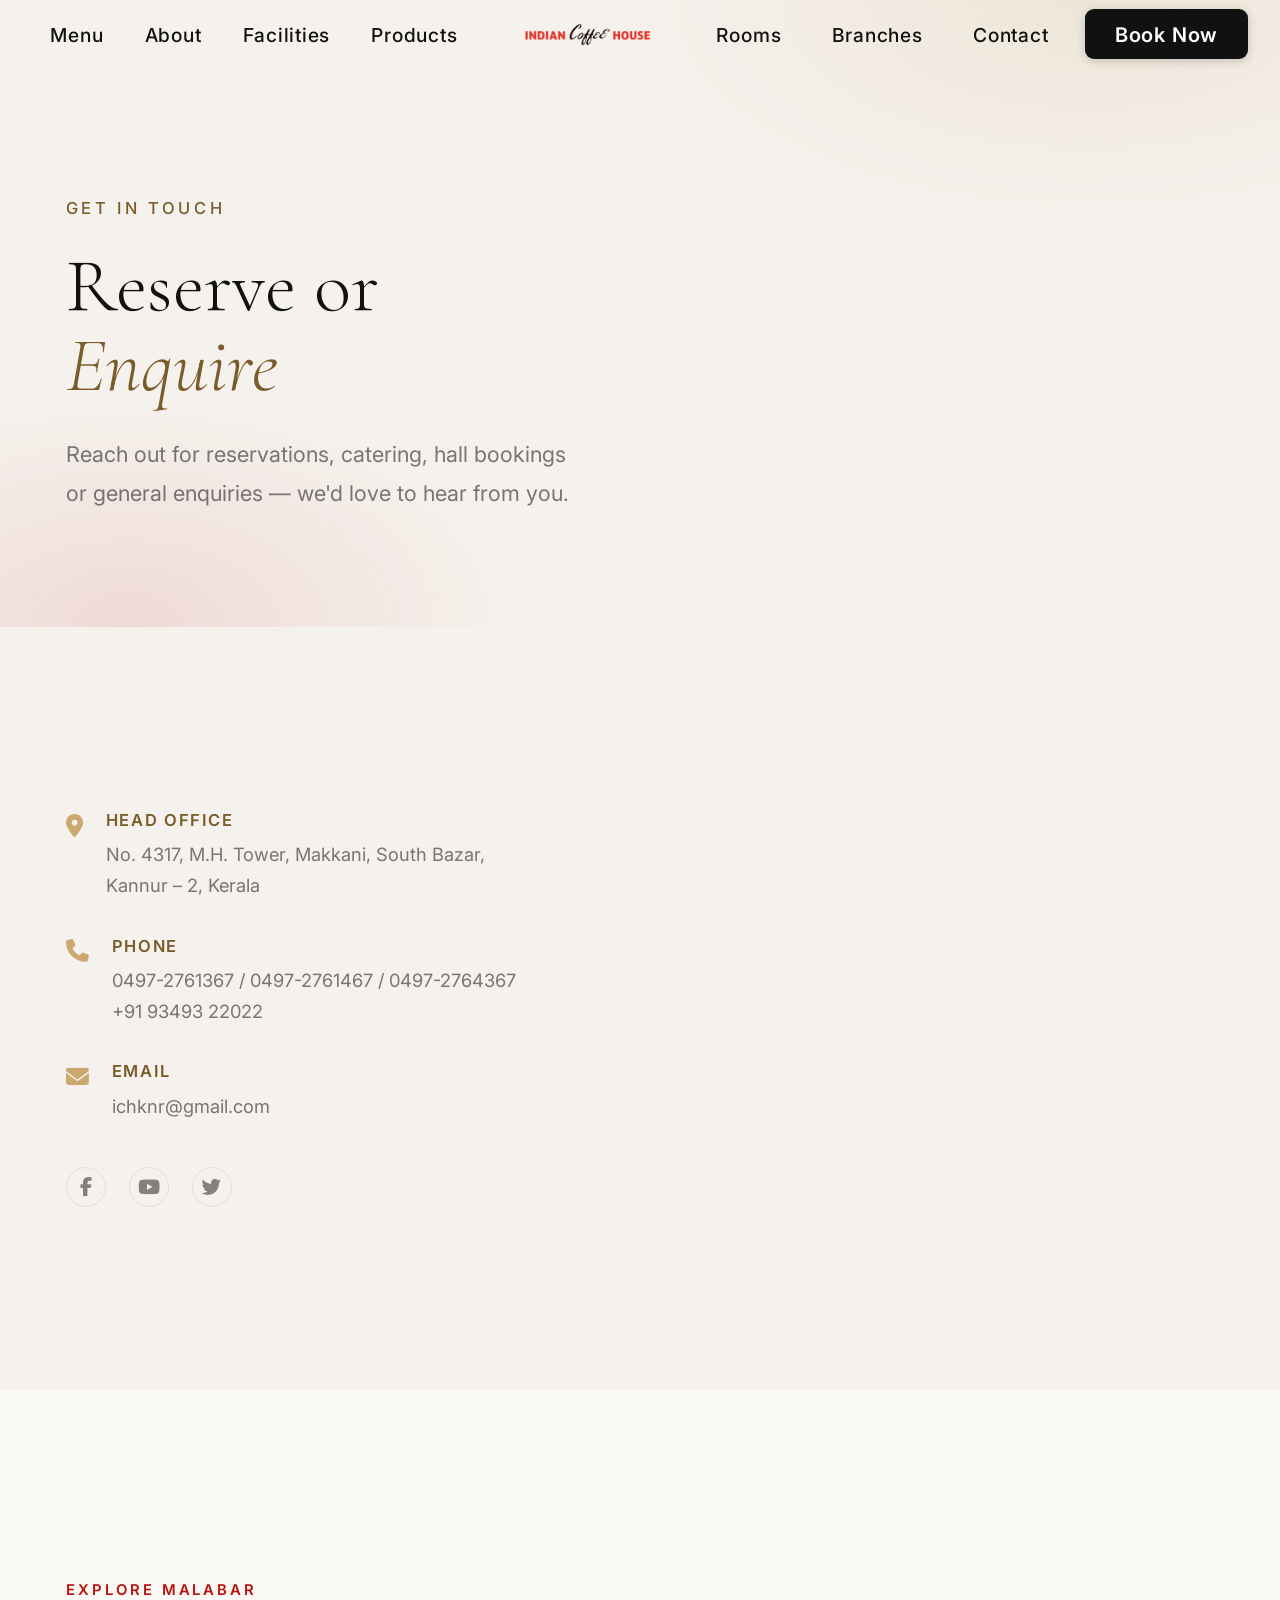
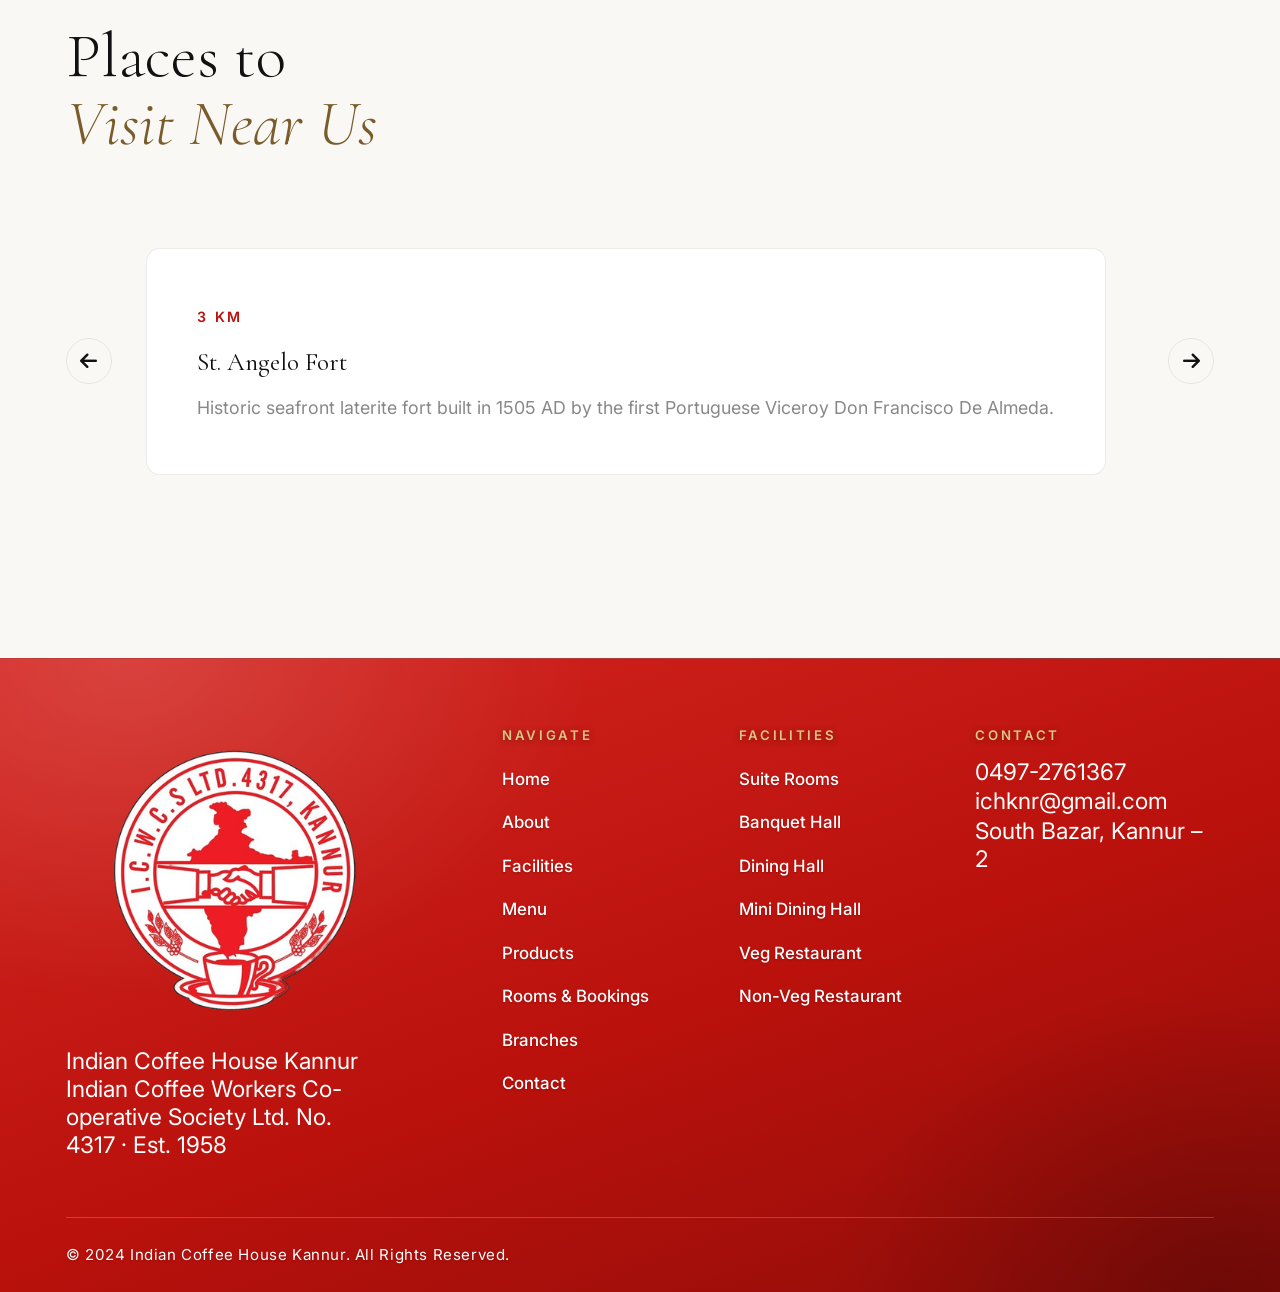
<file: Contact.html>
<!DOCTYPE html>
<html lang="en">

<head>
    <meta charset="UTF-8" />
    <meta name="viewport" content="width=device-width, initial-scale=1.0" />
    <title>Contact Us — Indian Coffee House Kannur</title>
    <meta name="description"
        content="Get in touch with Indian Coffee House Kannur — address, phone, email and enquiry form. Explore places to visit nearby." />
    <link rel="icon" type="image/x-icon" href="favicon.ico" />
    <link rel="icon" type="image/png" sizes="16x16" href="favicon/favicon-16x16.png" />
    <link rel="icon" type="image/png" sizes="32x32" href="favicon/favicon-32x32.png" />
    <link rel="icon" type="image/png" sizes="48x48" href="favicon/favicon-48x48.png" />
    <link rel="icon" type="image/png" sizes="96x96" href="favicon/favicon-96x96.png" />
    <link rel="icon" type="image/png" sizes="192x192" href="favicon/favicon-192x192.png" />
    <link rel="apple-touch-icon" sizes="180x180" href="favicon/apple-touch-icon.png" />
    <link rel="manifest" href="favicon/site.webmanifest" />
    <meta name="theme-color" content="#ba110c" />
    <link rel="stylesheet" href="style.css" />
    <link rel="preconnect" href="https://fonts.googleapis.com" />
    <link
        href="https://fonts.googleapis.com/css2?family=Cormorant+Garamond:ital,wght@0,300;0,400;0,600;1,300;1,400&family=Inter:wght@300;400;500;600&display=swap"
        rel="stylesheet" />
    <link rel="stylesheet" href="https://cdnjs.cloudflare.com/ajax/libs/font-awesome/6.5.0/css/all.min.css" />
</head>

<body>
    <div class="page-loader" id="pageLoader" aria-hidden="true">
        <img src="images/ICW- Kannur.png" alt="" class="page-loader__mark" />
    </div>

    <nav class="nav" id="nav">
        <div class="nav__inner">
            <ul class="nav__links nav__links--left">
                <li><a href="menu.html">Menu</a></li>
                <li><a href="about.html">About</a></li>
                <li><a href="facilities.html">Facilities</a></li>
                <li><a href="products.html">Products</a></li>
            </ul>

            <a href="index.html" class="nav__logo-center" aria-label="Indian Coffee House — Home">
                <img src="images/ICH.png" alt="Indian Coffee House" class="nav__wordmark" />
            </a>

            <div class="nav__right-group">
                <ul class="nav__links nav__links--right">
                    <li><a href="rooms.html">Rooms</a></li>
                    <li><a href="branches.html">Branches</a></li>
                    <li><a href="contact.html">Contact</a></li>
                </ul>

                <a href="tel:04972784777" class="nav__cta nav__cta--desktop">Book Now</a>
            </div>

            <button class="nav__burger" id="burger" aria-label="Toggle menu">
                <span></span><span></span><span></span>
            </button>
        </div>

        <div class="nav__mobile" id="navMobile">
            <a href="index.html">Home</a>
            <a href="menu.html">Menu</a>
            <a href="about.html">About</a>
            <a href="facilities.html">Facilities</a>
            <a href="products.html">Products</a>
            <a href="rooms.html">Rooms &amp; Bookings</a>
            <a href="branches.html">Branches</a>
            <a href="contact.html">Contact</a>
            <a href="tel:04972784777" class="nav__cta nav__cta--mobile">Book Now</a>
        </div>
    </nav>

    <!-- ── PAGE HERO ──────────────────────────────── -->
    <section class="pagehero">
        <div class="pagehero__bg"></div>
        <div class="wrap pagehero__content">
            <p class="pagehero__eyebrow">Get in Touch</p>
            <h1 class="pagehero__title">Reserve or<br /><em>Enquire</em></h1>
            <p class="pagehero__sub">Reach out for reservations, catering, hall bookings or general enquiries — we'd
                love to hear from you.</p>
        </div>
    </section>

    <!-- ── CONTACT ────────────────────────────────── -->
    <section class="section section--dark" id="contact">
        <div class="wrap">
            <div class="contact__grid">
                <div class="contact__left reveal">
                    <div class="contact__info" style="margin-top:0">
                        <div class="contact__row">
                            <i class="fa-solid fa-location-dot"></i>
                            <div>
                                <strong>Head Office</strong>
                                <span>No. 4317, M.H. Tower, Makkani, South Bazar, Kannur – 2, Kerala</span>
                            </div>
                        </div>
                        <div class="contact__row">
                            <i class="fa-solid fa-phone"></i>
                            <div>
                                <strong>Phone</strong>
                                <span>0497-2761367 / 0497-2761467 / 0497-2764367</span>
                                <span>+91 93493 22022</span>
                            </div>
                        </div>
                        <div class="contact__row">
                            <i class="fa-solid fa-envelope"></i>
                            <div>
                                <strong>Email</strong>
                                <span>ichknr@gmail.com</span>
                            </div>
                        </div>
                    </div>
                    <div class="contact__social">
                        <a href="#" class="contact__soc"><i class="fa-brands fa-facebook-f"></i></a>
                        <a href="#" class="contact__soc"><i class="fa-brands fa-youtube"></i></a>
                        <a href="#" class="contact__soc"><i class="fa-brands fa-twitter"></i></a>
                    </div>
                </div>
            </div>
        </div>
    </section>

    <!-- ── PLACES ─────────────────────────────────── -->
    <section class="section" id="places">
        <div class="wrap">
            <div class="sec-head reveal">
                <p class="tag">Explore Malabar</p>
                <h2 class="heading">Places to<br /><em>Visit Near Us</em></h2>
            </div>
            <div class="carousel__wrap">
                <button class="carousel__btn" data-track="places-track" data-dir="-1"><i
                        class="fa-solid fa-arrow-left"></i></button>
                <div class="carousel__vp">
                    <div class="carousel__track" id="places-track">
                        <div class="place reveal">
                            <div class="place__dist">3 km</div>
                            <h4>St. Angelo Fort</h4>
                            <p>Historic seafront laterite fort built in 1505 AD by the first Portuguese Viceroy Don
                                Francisco De Almeda.</p>
                        </div>
                        <div class="place reveal">
                            <div class="place__dist">16 km</div>
                            <h4>Parassinikadavu Muthappan Temple</h4>
                            <p>On the banks of Valapattanam river. Famous for Muthappan Theyyam performed every morning
                                and evening.</p>
                        </div>
                        <div class="place reveal">
                            <div class="place__dist">2 km</div>
                            <h4>Payyambalam Beach</h4>
                            <p>A scenic local picnic spot and popular beach just a short drive from Kannur town centre.
                            </p>
                        </div>
                        <div class="place reveal">
                            <div class="place__dist">Kannur District</div>
                            <h4>Paithalmala</h4>
                            <p>Highest geographic peak in Kannur at 1372 m above sea level. A stunning hill station near
                                Pottenplave village.</p>
                        </div>
                        <div class="place reveal">
                            <div class="place__dist">Near Taliparamba</div>
                            <h4>Vismaya Infotainment Centre</h4>
                            <p>Amusement water theme park run by Malabar Tourism Development Co-operative. Ideal for
                                families.</p>
                        </div>
                        <div class="place reveal">
                            <div class="place__dist">Taliparamba</div>
                            <h4>Trichambaram Temple</h4>
                            <p>Ancient Krishna temple at Taliparamba, associated with Maharishi Shambara's meditation.
                            </p>
                        </div>
                    </div>
                </div>
                <button class="carousel__btn" data-track="places-track" data-dir="1"><i
                        class="fa-solid fa-arrow-right"></i></button>
            </div>
        </div>
    </section>

    <footer class="footer">
        <div class="footer__inner">
            <div class="footer__top">
                <div class="footer__brand">
                    <img src="images/ICW- Kannur.png" alt="Indian Coffee House" class="footer__mark" loading="lazy" decoding="async" />
                    <div>
                        <div class="footer__name">Indian Coffee House Kannur</div>
                        <div class="footer__sub">Indian Coffee Workers Co-operative Society Ltd. No. 4317 · Est. 1958
                        </div>
                    </div>
                </div>
                <div class="footer__nav">
                    <div class="footer__col">
                        <h5>Navigate</h5>
                        <a href="index.html">Home</a>
                        <a href="about.html">About</a>
                        <a href="facilities.html">Facilities</a>
                        <a href="menu.html">Menu</a>
                        <a href="products.html">Products</a>
                        <a href="rooms.html">Rooms &amp; Bookings</a>
                        <a href="branches.html">Branches</a>
                        <a href="contact.html">Contact</a>
                    </div>
                    <div class="footer__col">
                        <h5>Facilities</h5>
                        <a href="rooms.html">Suite Rooms</a>
                        <a href="rooms.html">Banquet Hall</a>
                        <a href="rooms.html">Dining Hall</a>
                        <a href="rooms.html">Mini Dining Hall</a>
                        <a href="menu.html">Veg Restaurant</a>
                        <a href="menu.html">Non-Veg Restaurant</a>
                    </div>
                    <div class="footer__col">
                        <h5>Contact</h5>
                        <span>0497-2761367</span>
                        <span>ichknr@gmail.com</span>
                        <span>South Bazar, Kannur – 2</span>
                    </div>
                </div>
            </div>
            <div class="footer__bottom">
                <span>© 2024 Indian Coffee House Kannur. All Rights Reserved.</span>
            </div>
        </div>
    </footer>

    <script src="script.js"></script>
</body>

</html>
</file>
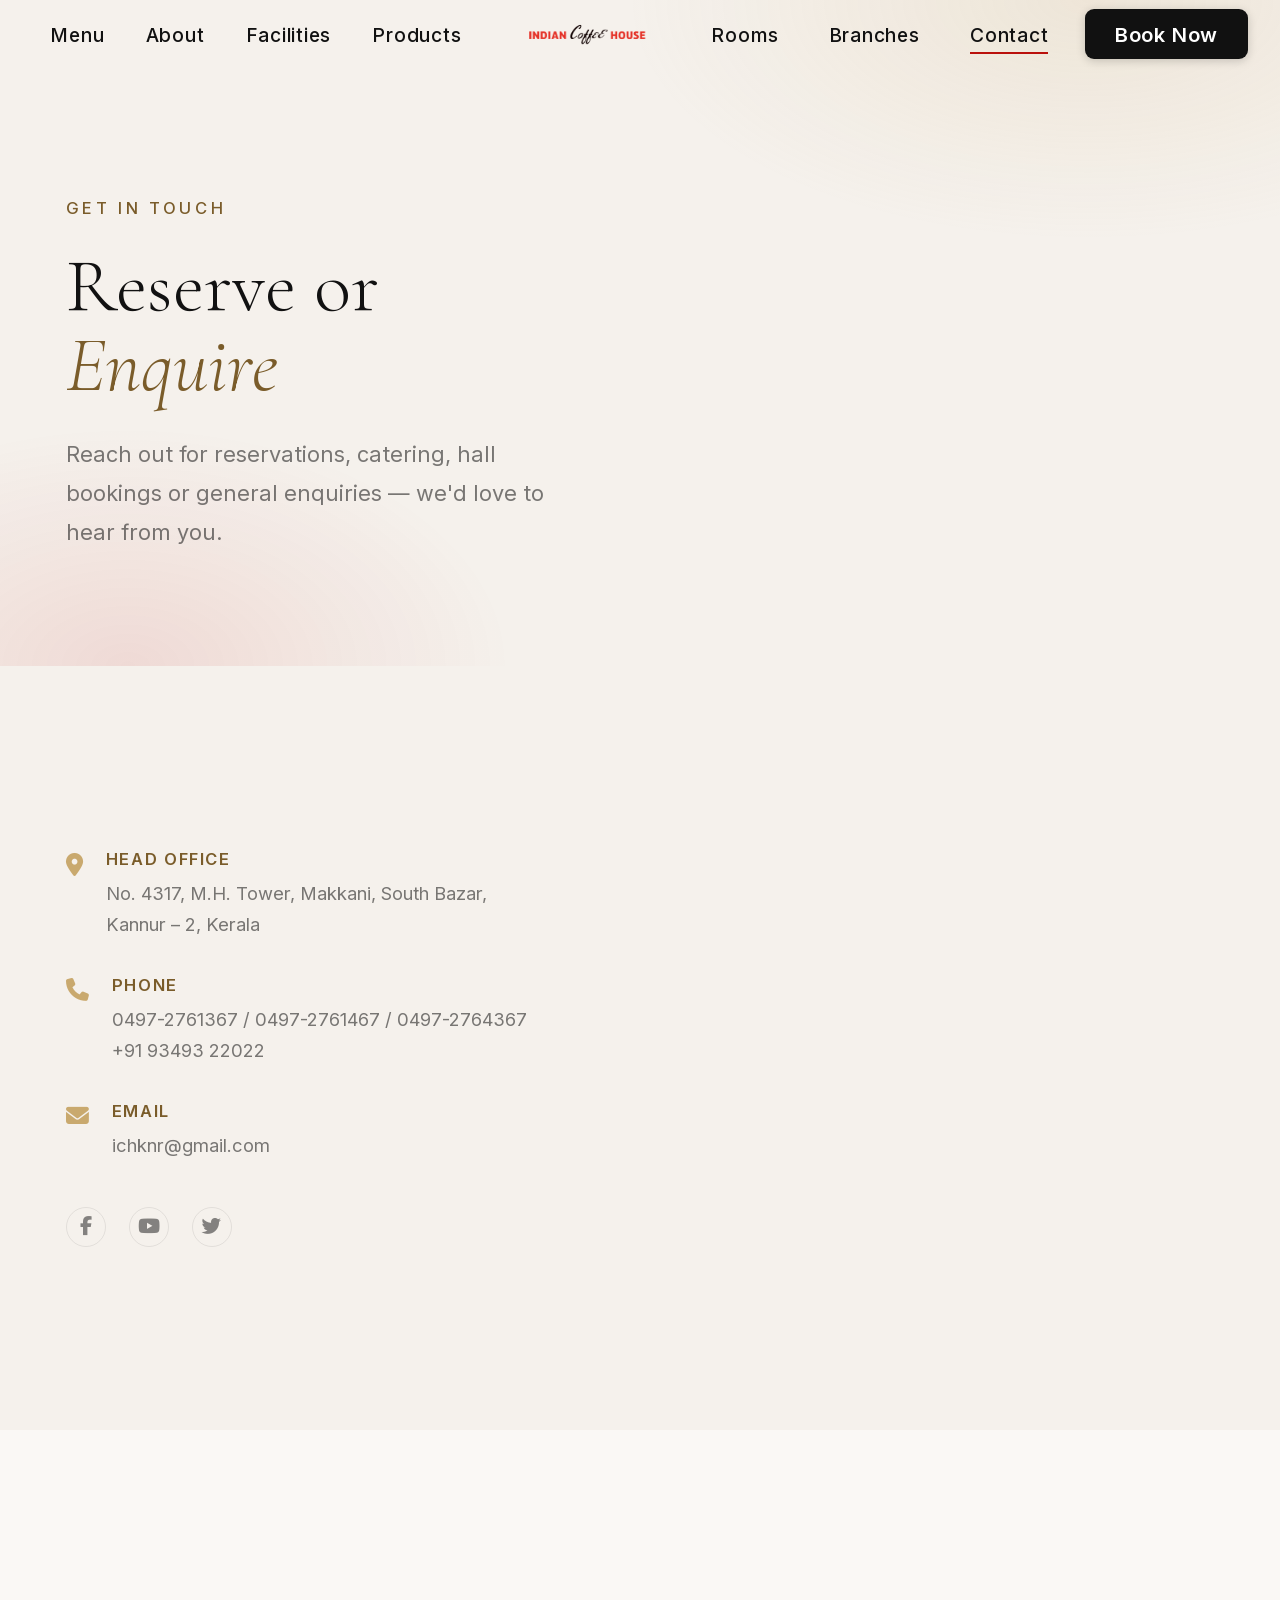
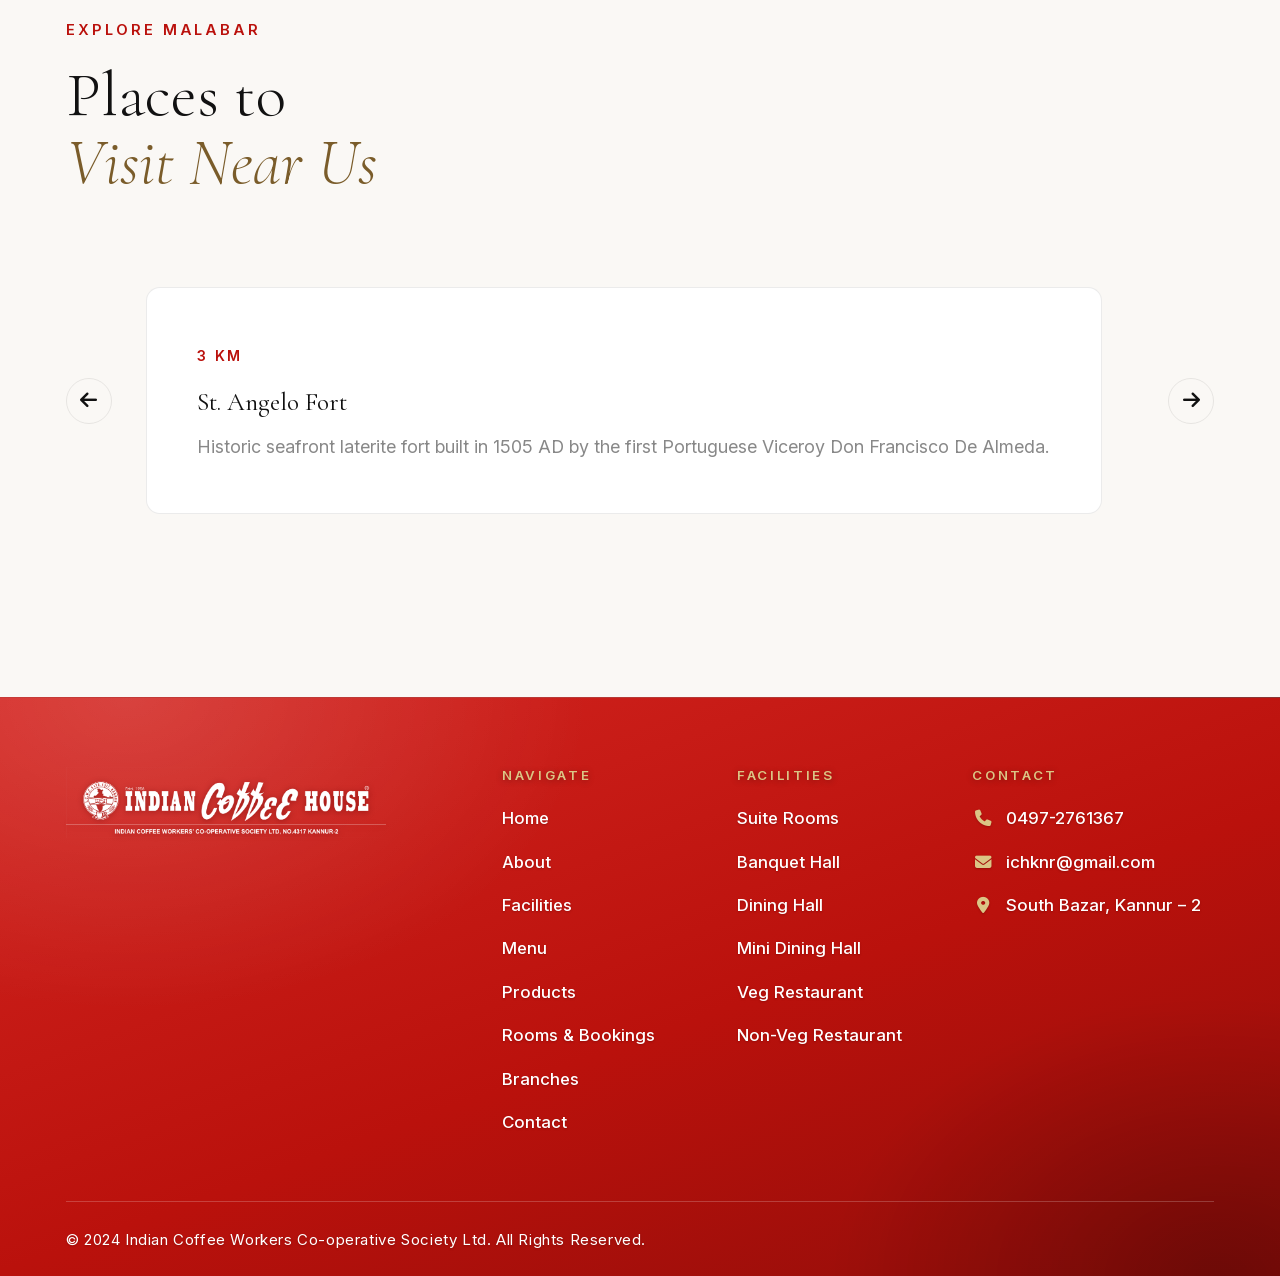
<file: contact.html>
<!DOCTYPE html>
<html lang="en">

<head>
    <meta charset="UTF-8" />
    <meta name="viewport" content="width=device-width, initial-scale=1.0" />
    <title>Contact Us — Indian Coffee House Kannur</title>
    <meta name="description"
        content="Get in touch with Indian Coffee House Kannur — address, phone, email and enquiry form. Explore places to visit nearby." />
    <link rel="icon" type="image/x-icon" href="favicon.ico" />
    <link rel="icon" type="image/png" sizes="16x16" href="favicon/favicon-16x16.png" />
    <link rel="icon" type="image/png" sizes="32x32" href="favicon/favicon-32x32.png" />
    <link rel="icon" type="image/png" sizes="48x48" href="favicon/favicon-48x48.png" />
    <link rel="icon" type="image/png" sizes="96x96" href="favicon/favicon-96x96.png" />
    <link rel="icon" type="image/png" sizes="192x192" href="favicon/favicon-192x192.png" />
    <link rel="apple-touch-icon" sizes="180x180" href="favicon/apple-touch-icon.png" />
    <link rel="manifest" href="favicon/site.webmanifest" />
    <meta name="theme-color" content="#ba110c" />
    <link rel="stylesheet" href="style.min.css?v=4b4ab429" />
    <link rel="preconnect" href="https://cdnjs.cloudflare.com" crossorigin />
    <link rel="preload" href="https://cdnjs.cloudflare.com/ajax/libs/font-awesome/6.5.0/css/all.min.css" as="style" onload="this.onload=null;this.rel='stylesheet'" />
    <noscript><link rel="stylesheet" href="https://cdnjs.cloudflare.com/ajax/libs/font-awesome/6.5.0/css/all.min.css" /></noscript>
</head>

<body>
    <div class="page-loader" id="pageLoader" aria-hidden="true">
        <picture><source srcset="images/ICW-%20Kannur.webp" type="image/webp" /><img src="images/ICW- Kannur.png" alt="" class="page-loader__mark" width="420" height="420" /></picture>
    </div>

    <nav class="nav" id="nav">
        <div class="nav__inner">
            <ul class="nav__links nav__links--left">
                <li><a href="menu.html">Menu</a></li>
                <li><a href="about.html">About</a></li>
                <li><a href="facilities.html">Facilities</a></li>
                <li><a href="products.html">Products</a></li>
            </ul>

            <a href="index.html" class="nav__logo-center" aria-label="Indian Coffee House — Home">
                <img src="images/ICH.png" alt="Indian Coffee House" class="nav__wordmark" width="600" height="121"/>
            </a>

            <div class="nav__right-group">
                <ul class="nav__links nav__links--right">
                    <li><a href="rooms.html">Rooms</a></li>
                    <li><a href="branches.html">Branches</a></li>
                    <li><a href="contact.html">Contact</a></li>
                </ul>

                <a href="tel:04972784777" class="nav__cta nav__cta--desktop">Book Now</a>
            </div>

            <button class="nav__burger" id="burger" aria-label="Toggle menu">
                <span></span><span></span><span></span>
            </button>
        </div>

        <div class="nav__mobile" id="navMobile">
            <a href="index.html">Home</a>
            <a href="menu.html">Menu</a>
            <a href="about.html">About</a>
            <a href="facilities.html">Facilities</a>
            <a href="products.html">Products</a>
            <a href="rooms.html">Rooms &amp; Bookings</a>
            <a href="branches.html">Branches</a>
            <a href="contact.html">Contact</a>
            <a href="tel:04972784777" class="nav__cta nav__cta--mobile">Book Now</a>
        </div>
    </nav>

    <!-- ── PAGE HERO ──────────────────────────────── -->
    <section class="pagehero">
        <div class="pagehero__bg"></div>
        <div class="wrap pagehero__content">
            <p class="pagehero__eyebrow">Get in Touch</p>
            <h1 class="pagehero__title">Reserve or<br /><em>Enquire</em></h1>
            <p class="pagehero__sub">Reach out for reservations, catering, hall bookings or general enquiries — we'd
                love to hear from you.</p>
        </div>
    </section>

    <!-- ── CONTACT ────────────────────────────────── -->
    <section class="section section--dark" id="contact">
        <div class="wrap">
            <div class="contact__grid">
                <div class="contact__left reveal">
                    <div class="contact__info" style="margin-top:0">
                        <div class="contact__row">
                            <i class="fa-solid fa-location-dot"></i>
                            <div>
                                <strong>Head Office</strong>
                                <span>No. 4317, M.H. Tower, Makkani, South Bazar, Kannur – 2, Kerala</span>
                            </div>
                        </div>
                        <div class="contact__row">
                            <i class="fa-solid fa-phone"></i>
                            <div>
                                <strong>Phone</strong>
                                <span>0497-2761367 / 0497-2761467 / 0497-2764367</span>
                                <span>+91 93493 22022</span>
                            </div>
                        </div>
                        <div class="contact__row">
                            <i class="fa-solid fa-envelope"></i>
                            <div>
                                <strong>Email</strong>
                                <span>ichknr@gmail.com</span>
                            </div>
                        </div>
                    </div>
                    <div class="contact__social">
                        <a href="#" class="contact__soc"><i class="fa-brands fa-facebook-f"></i></a>
                        <a href="#" class="contact__soc"><i class="fa-brands fa-youtube"></i></a>
                        <a href="#" class="contact__soc"><i class="fa-brands fa-twitter"></i></a>
                    </div>
                </div>
            </div>
        </div>
    </section>

    <!-- ── PLACES ─────────────────────────────────── -->
    <section class="section" id="places">
        <div class="wrap">
            <div class="sec-head reveal">
                <p class="tag">Explore Malabar</p>
                <h2 class="heading">Places to<br /><em>Visit Near Us</em></h2>
            </div>
            <div class="carousel__wrap">
                <button class="carousel__btn" data-track="places-track" data-dir="-1"><i
                        class="fa-solid fa-arrow-left"></i></button>
                <div class="carousel__vp">
                    <div class="carousel__track" id="places-track">
                        <div class="place reveal">
                            <div class="place__dist">3 km</div>
                            <h4>St. Angelo Fort</h4>
                            <p>Historic seafront laterite fort built in 1505 AD by the first Portuguese Viceroy Don
                                Francisco De Almeda.</p>
                        </div>
                        <div class="place reveal">
                            <div class="place__dist">16 km</div>
                            <h4>Parassinikadavu Muthappan Temple</h4>
                            <p>On the banks of Valapattanam river. Famous for Muthappan Theyyam performed every morning
                                and evening.</p>
                        </div>
                        <div class="place reveal">
                            <div class="place__dist">2 km</div>
                            <h4>Payyambalam Beach</h4>
                            <p>A scenic local picnic spot and popular beach just a short drive from Kannur town centre.
                            </p>
                        </div>
                        <div class="place reveal">
                            <div class="place__dist">Kannur District</div>
                            <h4>Paithalmala</h4>
                            <p>Highest geographic peak in Kannur at 1372 m above sea level. A stunning hill station near
                                Pottenplave village.</p>
                        </div>
                        <div class="place reveal">
                            <div class="place__dist">Near Taliparamba</div>
                            <h4>Vismaya Infotainment Centre</h4>
                            <p>Amusement water theme park run by Malabar Tourism Development Co-operative. Ideal for
                                families.</p>
                        </div>
                        <div class="place reveal">
                            <div class="place__dist">Taliparamba</div>
                            <h4>Trichambaram Temple</h4>
                            <p>Ancient Krishna temple at Taliparamba, associated with Maharishi Shambara's meditation.
                            </p>
                        </div>
                    </div>
                </div>
                <button class="carousel__btn" data-track="places-track" data-dir="1"><i
                        class="fa-solid fa-arrow-right"></i></button>
            </div>
        </div>
    </section>

    <footer class="footer">
        <div class="footer__inner">
            <div class="footer__top">
                <div class="footer__brand">
                    <picture>
                        <source srcset="images/footer-banner.webp" type="image/webp" />
                        <img src="images/footer-banner.png" alt="Indian Coffee House, est. 1958 — Indian Coffee Workers' Co-operative Society Ltd, No. 4317, Kannur-2" class="footer__banner" width="2000" height="445" loading="lazy" decoding="async" />
                    </picture>
                </div>
                <div class="footer__nav">
                    <div class="footer__col">
                        <h5>Navigate</h5>
                        <a href="index.html">Home</a>
                        <a href="about.html">About</a>
                        <a href="facilities.html">Facilities</a>
                        <a href="menu.html">Menu</a>
                        <a href="products.html">Products</a>
                        <a href="rooms.html">Rooms &amp; Bookings</a>
                        <a href="branches.html">Branches</a>
                        <a href="contact.html">Contact</a>
                    </div>
                    <div class="footer__col">
                        <h5>Facilities</h5>
                        <a href="rooms.html">Suite Rooms</a>
                        <a href="rooms.html">Banquet Hall</a>
                        <a href="rooms.html">Dining Hall</a>
                        <a href="rooms.html">Mini Dining Hall</a>
                        <a href="menu.html">Veg Restaurant</a>
                        <a href="menu.html">Non-Veg Restaurant</a>
                    </div>
                    <div class="footer__col footer__col--contact">
                        <h5>Contact</h5>
                        <a href="tel:+914972761367"><i class="fa-solid fa-phone"></i>0497-2761367</a>
                        <a href="mailto:ichknr@gmail.com"><i class="fa-solid fa-envelope"></i>ichknr@gmail.com</a>
                        <a href="https://www.google.com/maps/search/?api=1&amp;query=Indian+Coffee+House+South+Bazar+Kannur" target="_blank" rel="noopener"><i class="fa-solid fa-location-dot"></i>South Bazar, Kannur – 2</a>
                    </div>
                </div>
            </div>
            <div class="footer__bottom">
                <span>© 2024 Indian Coffee Workers Co-operative Society Ltd. All Rights Reserved.</span>
            </div>
        </div>
    </footer>

    <script src="script.min.js?v=638664f8" defer></script>
</body>

</html>
</file>
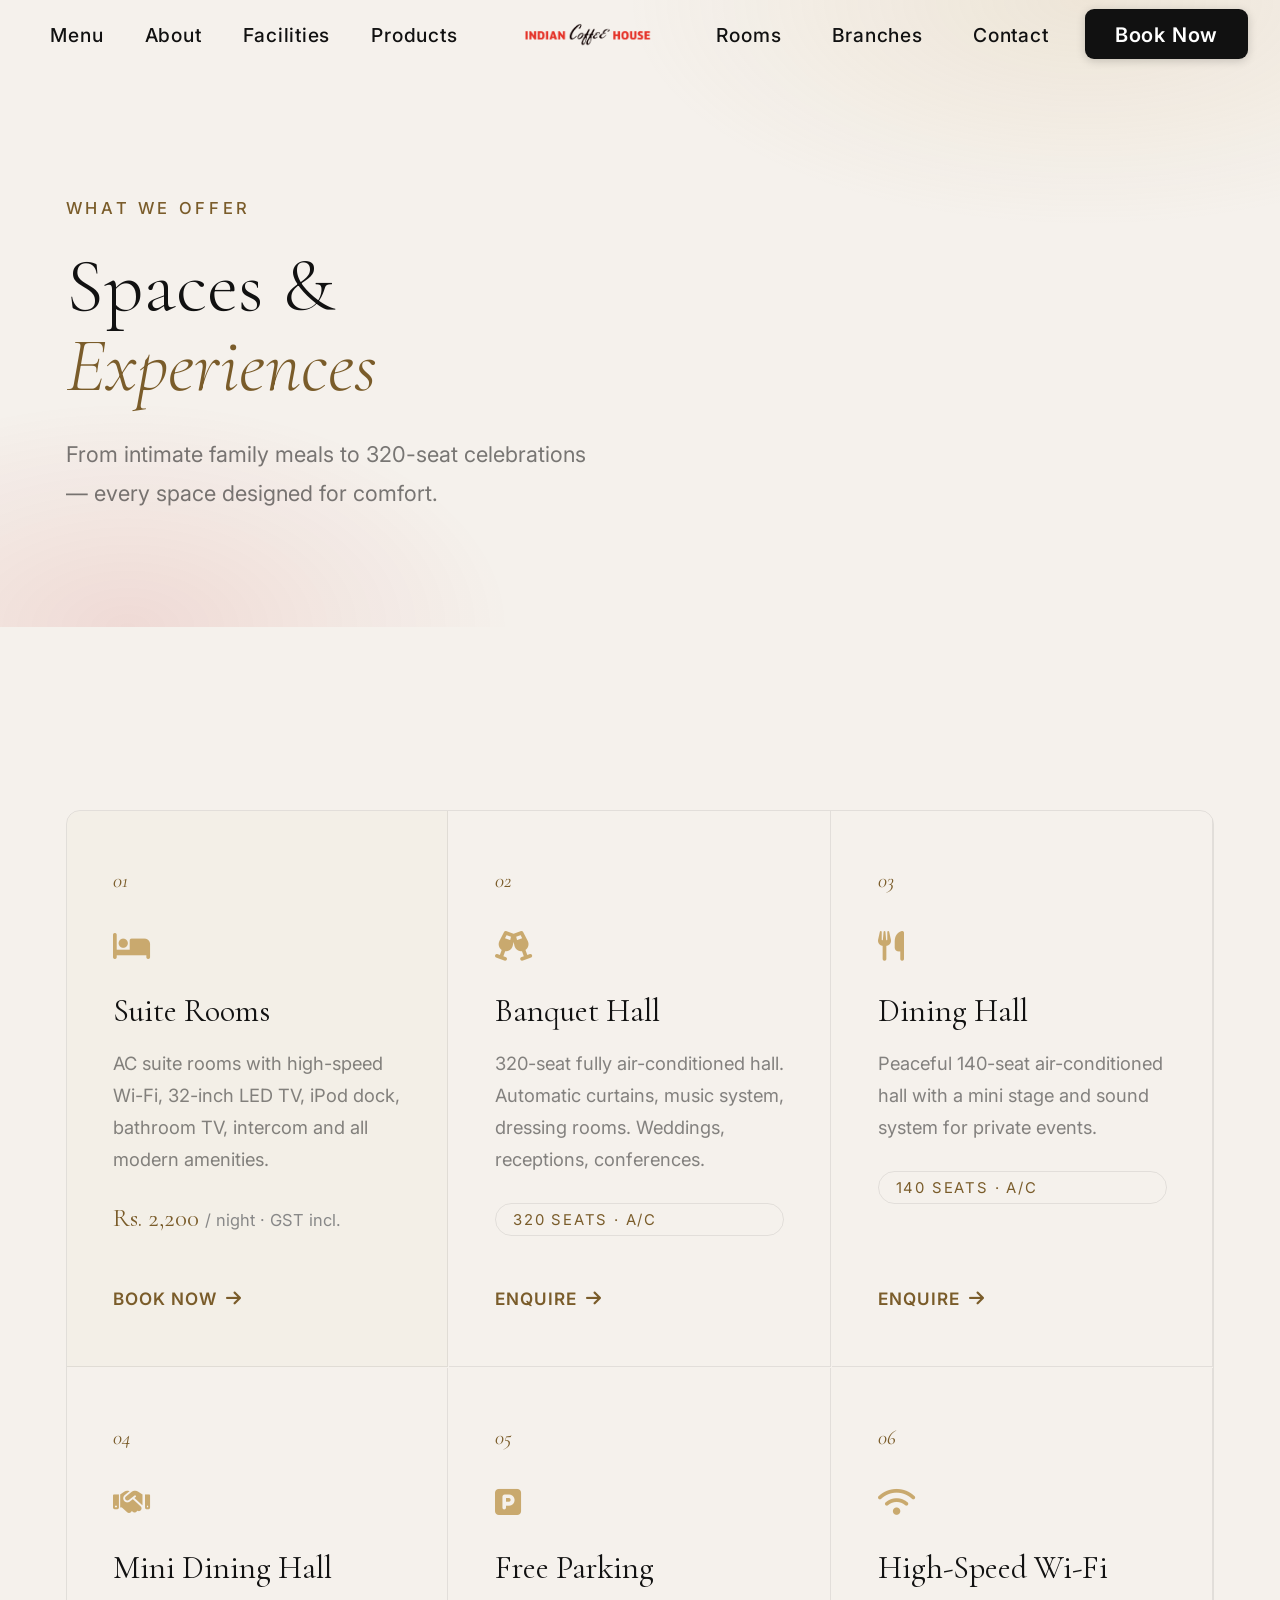
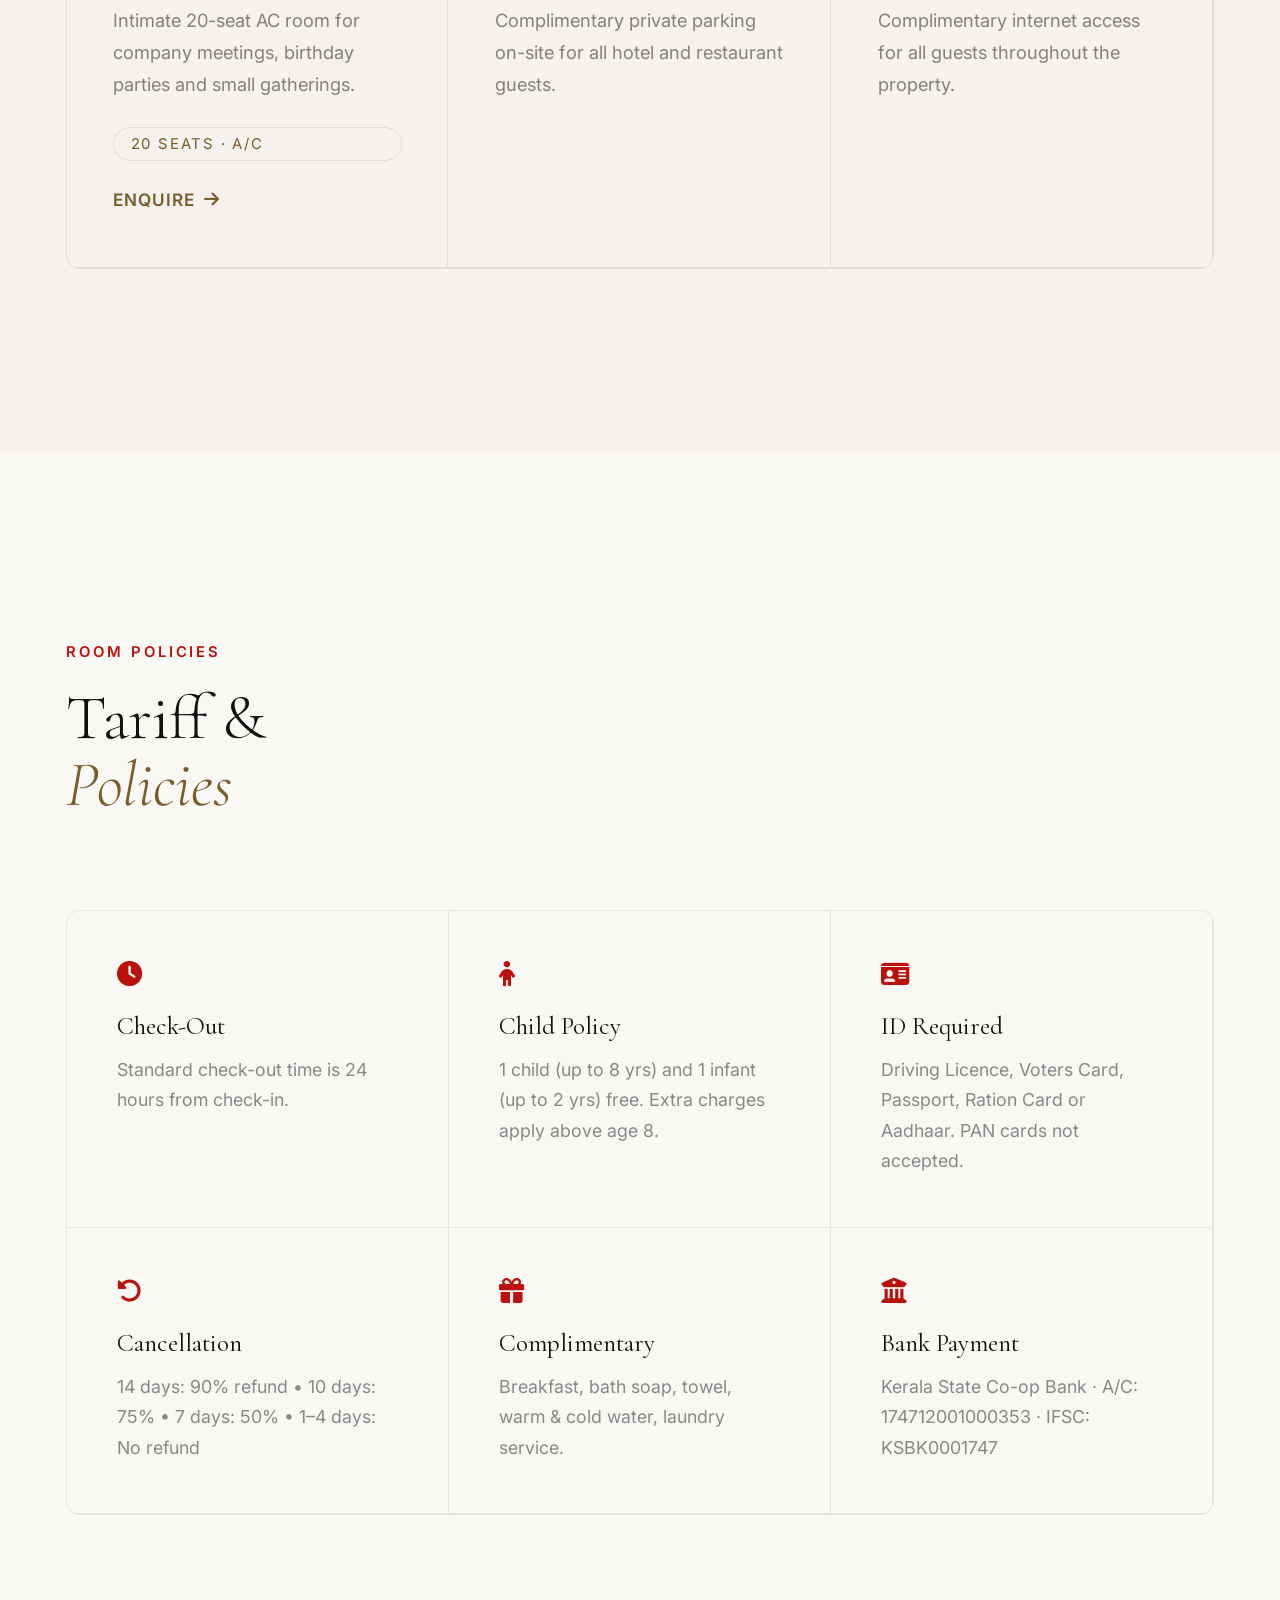
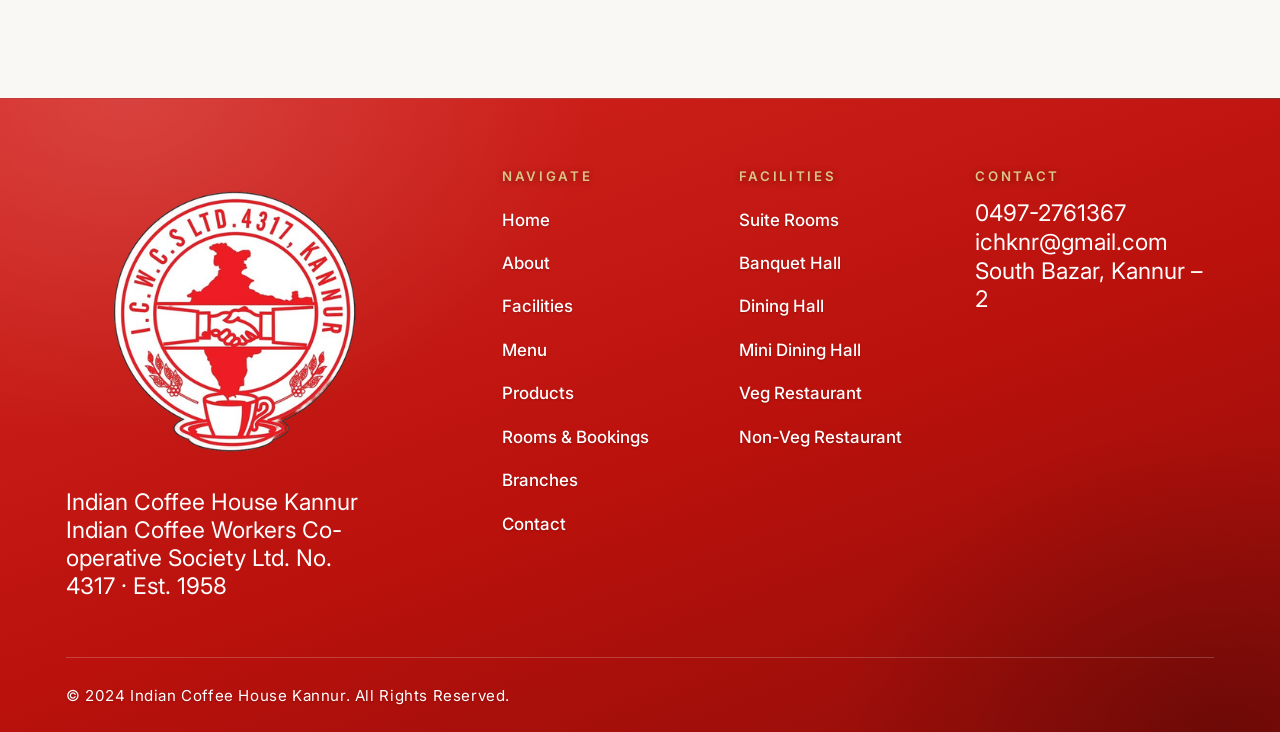
<file: Facilities.html>
<!DOCTYPE html>
<html lang="en">

<head>
    <meta charset="UTF-8" />
    <meta name="viewport" content="width=device-width, initial-scale=1.0" />
    <title>Facilities — Indian Coffee House Kannur</title>
    <meta name="description"
        content="Suite rooms, banquet hall, dining halls, free parking and Wi-Fi at Indian Coffee House Kannur." />
    <link rel="icon" type="image/x-icon" href="favicon.ico" />
    <link rel="icon" type="image/png" sizes="16x16" href="favicon/favicon-16x16.png" />
    <link rel="icon" type="image/png" sizes="32x32" href="favicon/favicon-32x32.png" />
    <link rel="icon" type="image/png" sizes="48x48" href="favicon/favicon-48x48.png" />
    <link rel="icon" type="image/png" sizes="96x96" href="favicon/favicon-96x96.png" />
    <link rel="icon" type="image/png" sizes="192x192" href="favicon/favicon-192x192.png" />
    <link rel="apple-touch-icon" sizes="180x180" href="favicon/apple-touch-icon.png" />
    <link rel="manifest" href="favicon/site.webmanifest" />
    <meta name="theme-color" content="#ba110c" />
    <link rel="stylesheet" href="style.css" />
    <link rel="preconnect" href="https://fonts.googleapis.com" />
    <link
        href="https://fonts.googleapis.com/css2?family=Cormorant+Garamond:ital,wght@0,300;0,400;0,600;1,300;1,400&family=Inter:wght@300;400;500;600&display=swap"
        rel="stylesheet" />
    <link rel="stylesheet" href="https://cdnjs.cloudflare.com/ajax/libs/font-awesome/6.5.0/css/all.min.css" />
</head>

<body>
    <div class="page-loader" id="pageLoader" aria-hidden="true">
        <img src="images/ICW- Kannur.png" alt="" class="page-loader__mark" />
    </div>

    <nav class="nav" id="nav">
        <div class="nav__inner">
            <ul class="nav__links nav__links--left">
                <li><a href="menu.html">Menu</a></li>
                <li><a href="about.html">About</a></li>
                <li><a href="facilities.html">Facilities</a></li>
                <li><a href="products.html">Products</a></li>
            </ul>

            <a href="index.html" class="nav__logo-center" aria-label="Indian Coffee House — Home">
                <img src="images/ICH.png" alt="Indian Coffee House" class="nav__wordmark" />
            </a>

            <div class="nav__right-group">
                <ul class="nav__links nav__links--right">
                    <li><a href="rooms.html">Rooms</a></li>
                    <li><a href="branches.html">Branches</a></li>
                    <li><a href="contact.html">Contact</a></li>
                </ul>

                <a href="tel:04972784777" class="nav__cta nav__cta--desktop">Book Now</a>
            </div>

            <button class="nav__burger" id="burger" aria-label="Toggle menu">
                <span></span><span></span><span></span>
            </button>
        </div>

        <div class="nav__mobile" id="navMobile">
            <a href="index.html">Home</a>
            <a href="menu.html">Menu</a>
            <a href="about.html">About</a>
            <a href="facilities.html">Facilities</a>
            <a href="products.html">Products</a>
            <a href="rooms.html">Rooms &amp; Bookings</a>
            <a href="branches.html">Branches</a>
            <a href="contact.html">Contact</a>
            <a href="tel:04972784777" class="nav__cta nav__cta--mobile">Book Now</a>
        </div>
    </nav>

    <!-- ── PAGE HERO ──────────────────────────────── -->
    <section class="pagehero">
        <div class="pagehero__bg"></div>
        <div class="wrap pagehero__content">
            <p class="pagehero__eyebrow">What We Offer</p>
            <h1 class="pagehero__title">Spaces &amp;<br /><em>Experiences</em></h1>
            <p class="pagehero__sub">From intimate family meals to 320-seat celebrations — every space designed for
                comfort.</p>
        </div>
    </section>

    <!-- ── FACILITIES ────────────────────────────── -->
    <section class="section section--dark" id="facilities">
        <div class="wrap">
            <div class="fac__grid">
                <div class="fac__card fac__card--large reveal">
                    <div class="fac__num">01</div>
                    <div class="fac__icon"><i class="fa-solid fa-bed"></i></div>
                    <h3>Suite Rooms</h3>
                    <p>AC suite rooms with high-speed Wi-Fi, 32-inch LED TV, iPod dock, bathroom TV, intercom and all
                        modern amenities.</p>
                    <div class="fac__price">Rs. 2,200 <small>/ night · GST incl.</small></div>
                    <a href="tel:04972784777" class="fac__link">Book Now <i class="fa-solid fa-arrow-right"></i></a>
                </div>
                <div class="fac__card reveal">
                    <div class="fac__num">02</div>
                    <div class="fac__icon"><i class="fa-solid fa-champagne-glasses"></i></div>
                    <h3>Banquet Hall</h3>
                    <p>320-seat fully air-conditioned hall. Automatic curtains, music system, dressing rooms. Weddings,
                        receptions, conferences.</p>
                    <span class="fac__tag">320 Seats · A/C</span>
                    <a href="rooms.html" class="fac__link">Enquire <i class="fa-solid fa-arrow-right"></i></a>
                </div>
                <div class="fac__card reveal">
                    <div class="fac__num">03</div>
                    <div class="fac__icon"><i class="fa-solid fa-utensils"></i></div>
                    <h3>Dining Hall</h3>
                    <p>Peaceful 140-seat air-conditioned hall with a mini stage and sound system for private events.</p>
                    <span class="fac__tag">140 Seats · A/C</span>
                    <a href="rooms.html" class="fac__link">Enquire <i class="fa-solid fa-arrow-right"></i></a>
                </div>
                <div class="fac__card reveal">
                    <div class="fac__num">04</div>
                    <div class="fac__icon"><i class="fa-solid fa-handshake"></i></div>
                    <h3>Mini Dining Hall</h3>
                    <p>Intimate 20-seat AC room for company meetings, birthday parties and small gatherings.</p>
                    <span class="fac__tag">20 Seats · A/C</span>
                    <a href="rooms.html" class="fac__link">Enquire <i class="fa-solid fa-arrow-right"></i></a>
                </div>
                <div class="fac__card reveal">
                    <div class="fac__num">05</div>
                    <div class="fac__icon"><i class="fa-solid fa-square-parking"></i></div>
                    <h3>Free Parking</h3>
                    <p>Complimentary private parking on-site for all hotel and restaurant guests.</p>
                </div>
                <div class="fac__card reveal">
                    <div class="fac__num">06</div>
                    <div class="fac__icon"><i class="fa-solid fa-wifi"></i></div>
                    <h3>High-Speed Wi-Fi</h3>
                    <p>Complimentary internet access for all guests throughout the property.</p>
                </div>
            </div>
        </div>
    </section>

    <!-- ── TARIFF ─────────────────────────────────── -->
    <section class="section" id="tariff">
        <div class="wrap">
            <div class="sec-head reveal">
                <p class="tag">Room Policies</p>
                <h2 class="heading">Tariff &amp;<br /><em>Policies</em></h2>
            </div>
            <div class="tariff__grid">
                <div class="tariff__item reveal"><i class="fa-solid fa-clock"></i>
                    <h4>Check-Out</h4>
                    <p>Standard check-out time is 24 hours from check-in.</p>
                </div>
                <div class="tariff__item reveal"><i class="fa-solid fa-child"></i>
                    <h4>Child Policy</h4>
                    <p>1 child (up to 8 yrs) and 1 infant (up to 2 yrs) free. Extra charges apply above age 8.</p>
                </div>
                <div class="tariff__item reveal"><i class="fa-solid fa-id-card"></i>
                    <h4>ID Required</h4>
                    <p>Driving Licence, Voters Card, Passport, Ration Card or Aadhaar. PAN cards not accepted.</p>
                </div>
                <div class="tariff__item reveal"><i class="fa-solid fa-rotate-left"></i>
                    <h4>Cancellation</h4>
                    <p>14 days: 90% refund &bull; 10 days: 75% &bull; 7 days: 50% &bull; 1–4 days: No refund</p>
                </div>
                <div class="tariff__item reveal"><i class="fa-solid fa-gift"></i>
                    <h4>Complimentary</h4>
                    <p>Breakfast, bath soap, towel, warm &amp; cold water, laundry service.</p>
                </div>
                <div class="tariff__item reveal"><i class="fa-solid fa-building-columns"></i>
                    <h4>Bank Payment</h4>
                    <p>Kerala State Co-op Bank · A/C: 174712001000353 · IFSC: KSBK0001747</p>
                </div>
            </div>
        </div>
    </section>

    <footer class="footer">
        <div class="footer__inner">
            <div class="footer__top">
                <div class="footer__brand">
                    <img src="images/ICW- Kannur.png" alt="Indian Coffee House" class="footer__mark" loading="lazy" decoding="async" />
                    <div>
                        <div class="footer__name">Indian Coffee House Kannur</div>
                        <div class="footer__sub">Indian Coffee Workers Co-operative Society Ltd. No. 4317 · Est. 1958
                        </div>
                    </div>
                </div>
                <div class="footer__nav">
                    <div class="footer__col">
                        <h5>Navigate</h5>
                        <a href="index.html">Home</a>
                        <a href="about.html">About</a>
                        <a href="facilities.html">Facilities</a>
                        <a href="menu.html">Menu</a>
                        <a href="products.html">Products</a>
                        <a href="rooms.html">Rooms &amp; Bookings</a>
                        <a href="branches.html">Branches</a>
                        <a href="contact.html">Contact</a>
                    </div>
                    <div class="footer__col">
                        <h5>Facilities</h5>
                        <a href="rooms.html">Suite Rooms</a>
                        <a href="rooms.html">Banquet Hall</a>
                        <a href="rooms.html">Dining Hall</a>
                        <a href="rooms.html">Mini Dining Hall</a>
                        <a href="menu.html">Veg Restaurant</a>
                        <a href="menu.html">Non-Veg Restaurant</a>
                    </div>
                    <div class="footer__col">
                        <h5>Contact</h5>
                        <span>0497-2761367</span>
                        <span>ichknr@gmail.com</span>
                        <span>South Bazar, Kannur – 2</span>
                    </div>
                </div>
            </div>
            <div class="footer__bottom">
                <span>© 2024 Indian Coffee House Kannur. All Rights Reserved.</span>
            </div>
        </div>
    </footer>

    <script src="script.js"></script>
</body>

</html>
</file>
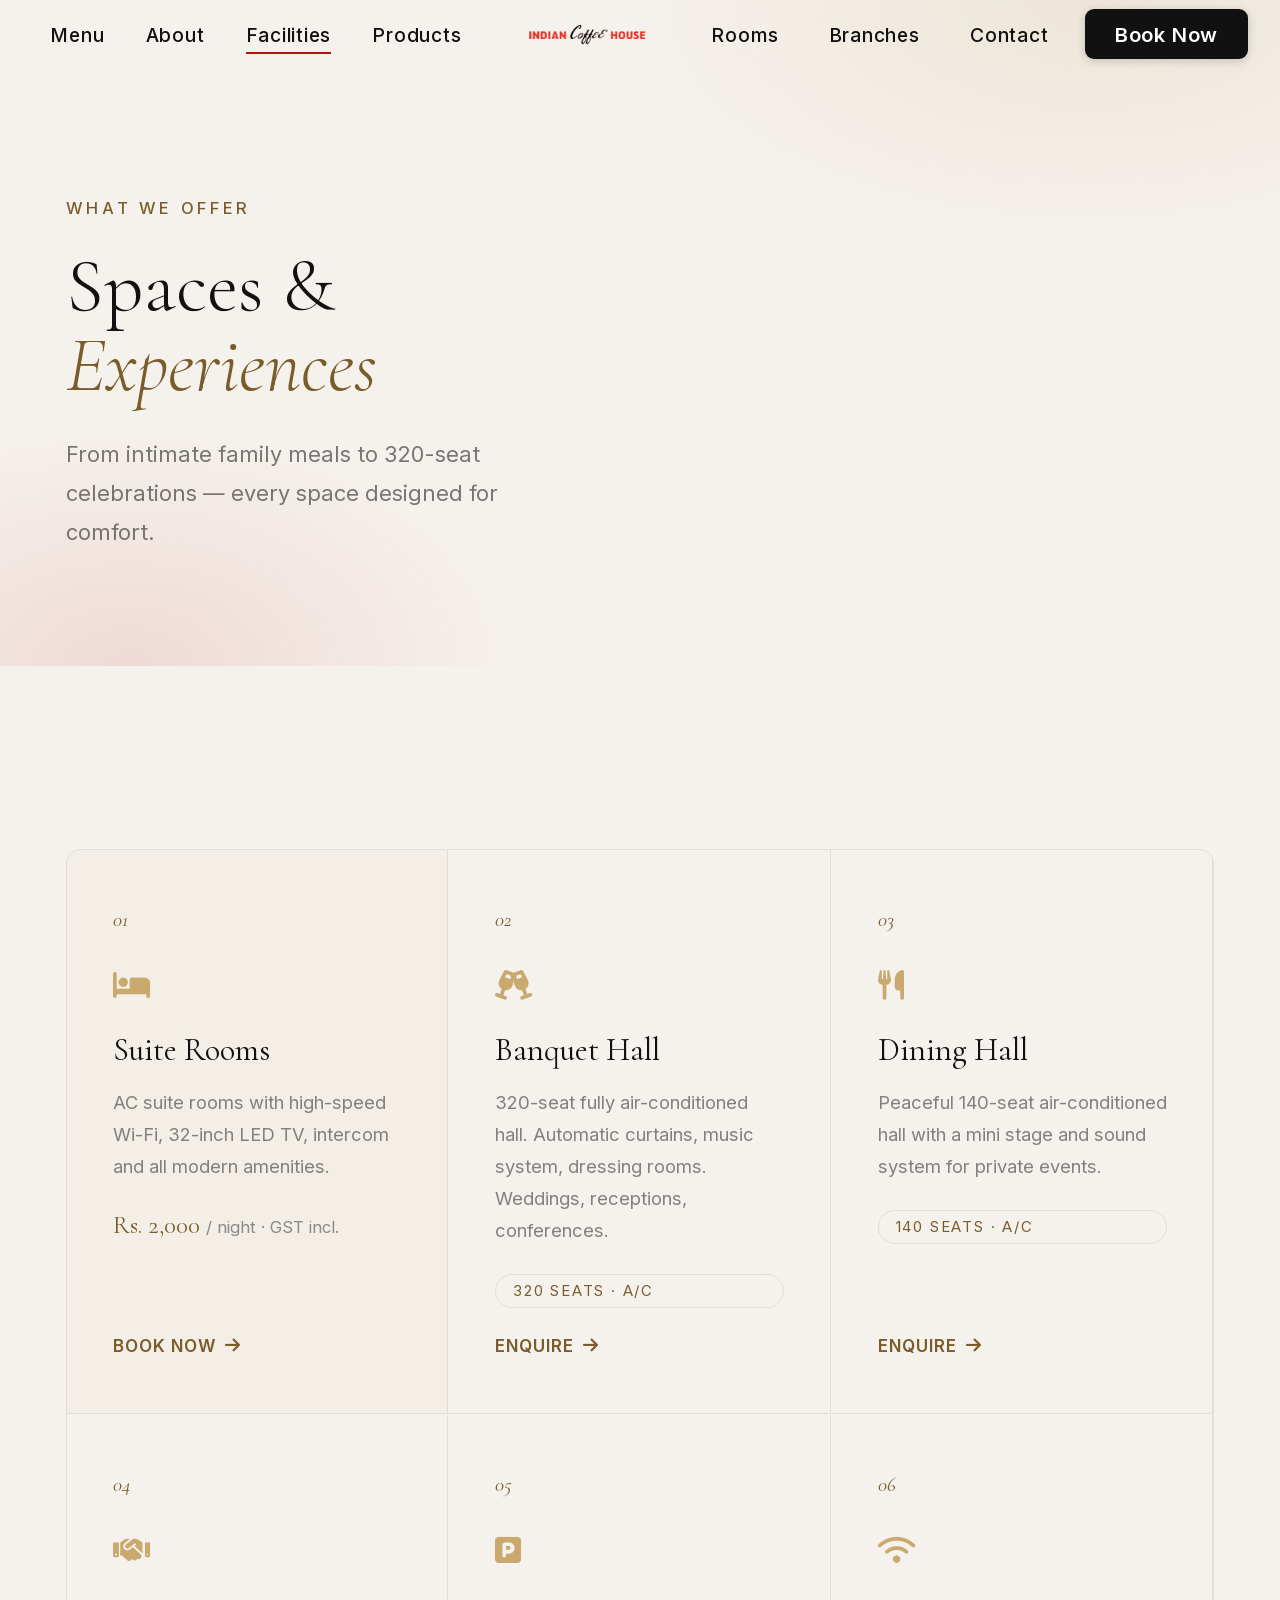
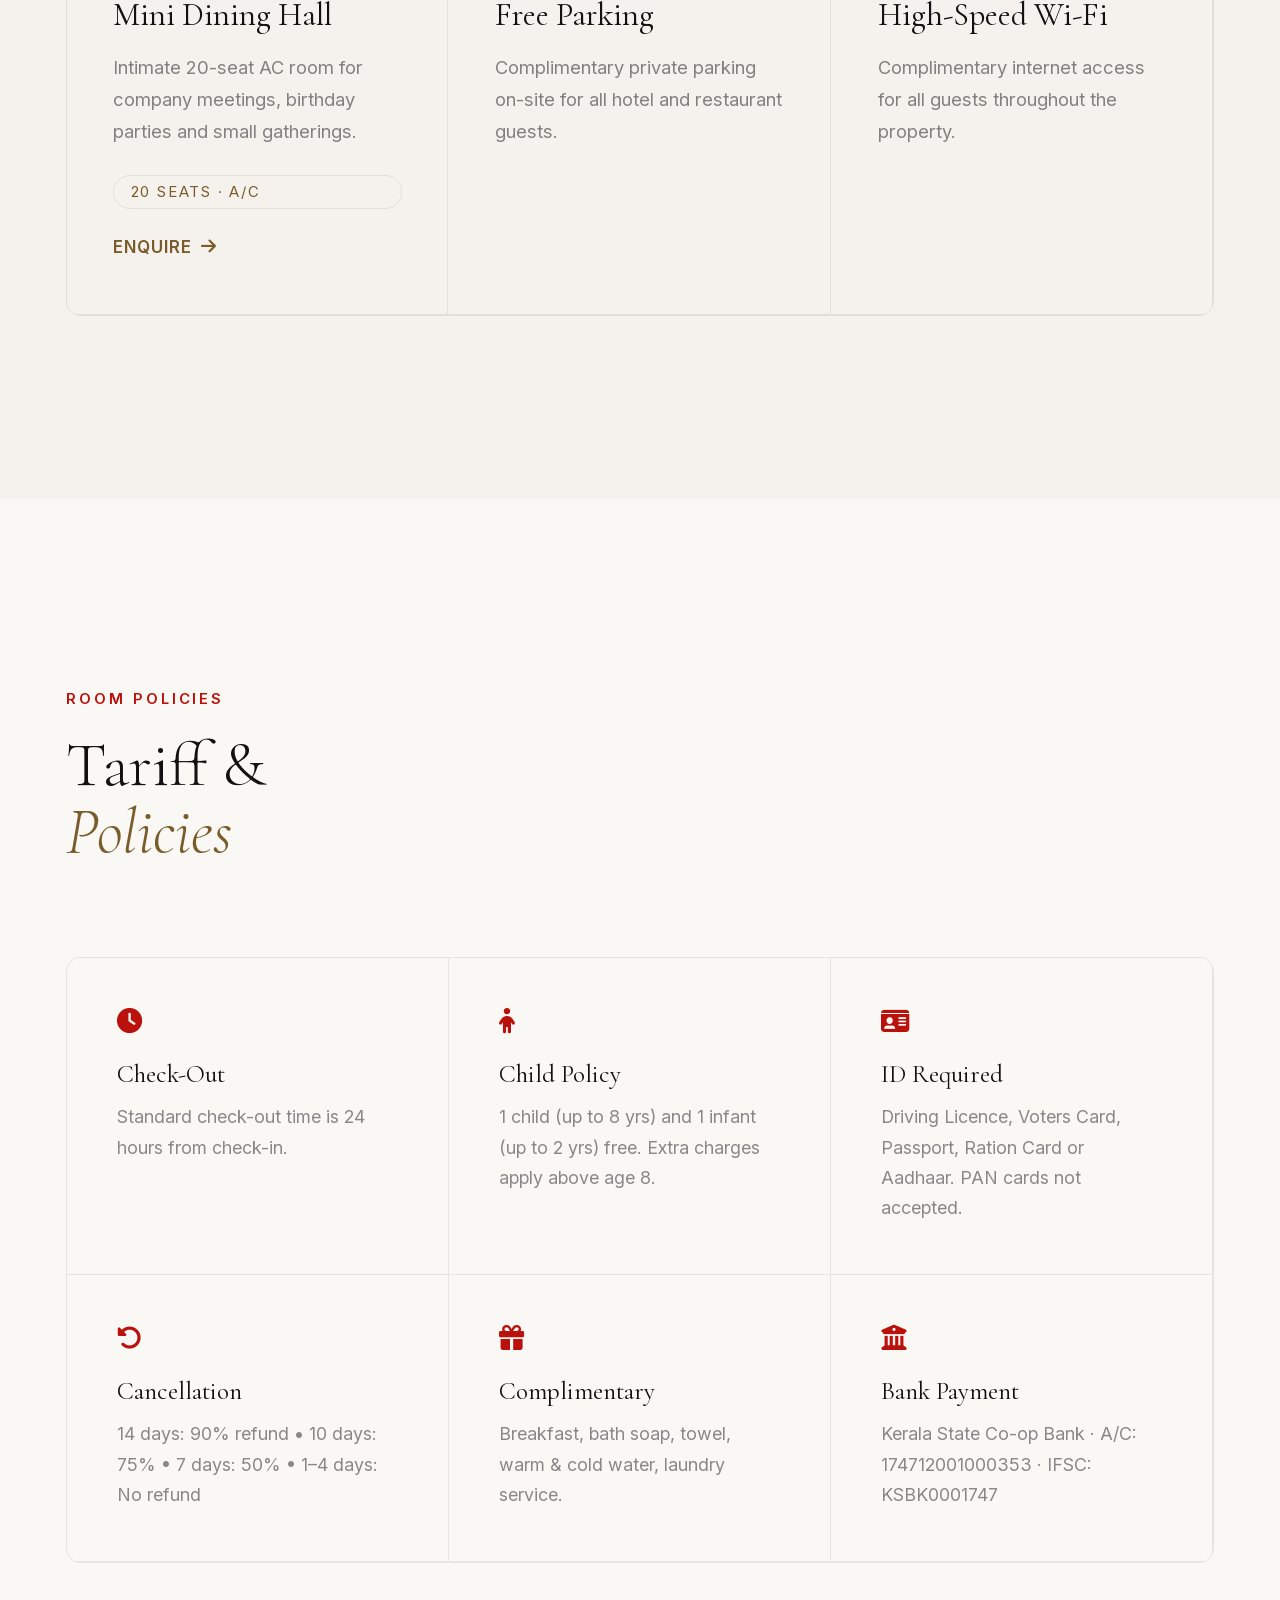
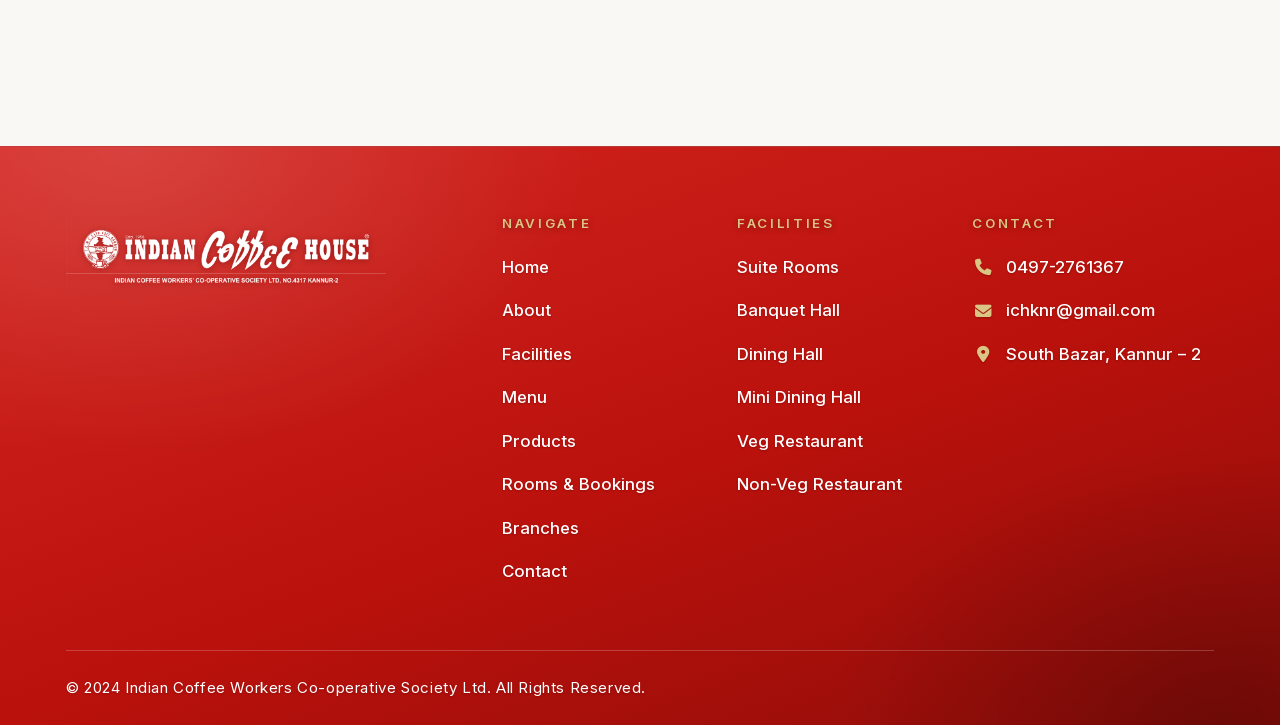
<file: facilities.html>
<!DOCTYPE html>
<html lang="en">

<head>
    <meta charset="UTF-8" />
    <meta name="viewport" content="width=device-width, initial-scale=1.0" />
    <title>Facilities — Indian Coffee House Kannur</title>
    <meta name="description"
        content="Suite rooms, banquet hall, dining halls, free parking and Wi-Fi at Indian Coffee House Kannur." />
    <link rel="icon" type="image/x-icon" href="favicon.ico" />
    <link rel="icon" type="image/png" sizes="16x16" href="favicon/favicon-16x16.png" />
    <link rel="icon" type="image/png" sizes="32x32" href="favicon/favicon-32x32.png" />
    <link rel="icon" type="image/png" sizes="48x48" href="favicon/favicon-48x48.png" />
    <link rel="icon" type="image/png" sizes="96x96" href="favicon/favicon-96x96.png" />
    <link rel="icon" type="image/png" sizes="192x192" href="favicon/favicon-192x192.png" />
    <link rel="apple-touch-icon" sizes="180x180" href="favicon/apple-touch-icon.png" />
    <link rel="manifest" href="favicon/site.webmanifest" />
    <meta name="theme-color" content="#ba110c" />
    <link rel="stylesheet" href="style.min.css?v=4b4ab429" />
    <link rel="preconnect" href="https://cdnjs.cloudflare.com" crossorigin />
    <link rel="preload" href="https://cdnjs.cloudflare.com/ajax/libs/font-awesome/6.5.0/css/all.min.css" as="style" onload="this.onload=null;this.rel='stylesheet'" />
    <noscript><link rel="stylesheet" href="https://cdnjs.cloudflare.com/ajax/libs/font-awesome/6.5.0/css/all.min.css" /></noscript>
</head>

<body>
    <div class="page-loader" id="pageLoader" aria-hidden="true">
        <picture><source srcset="images/ICW-%20Kannur.webp" type="image/webp" /><img src="images/ICW- Kannur.png" alt="" class="page-loader__mark" width="420" height="420" /></picture>
    </div>

    <nav class="nav" id="nav">
        <div class="nav__inner">
            <ul class="nav__links nav__links--left">
                <li><a href="menu.html">Menu</a></li>
                <li><a href="about.html">About</a></li>
                <li><a href="facilities.html">Facilities</a></li>
                <li><a href="products.html">Products</a></li>
            </ul>

            <a href="index.html" class="nav__logo-center" aria-label="Indian Coffee House — Home">
                <img src="images/ICH.png" alt="Indian Coffee House" class="nav__wordmark" width="600" height="121"/>
            </a>

            <div class="nav__right-group">
                <ul class="nav__links nav__links--right">
                    <li><a href="rooms.html">Rooms</a></li>
                    <li><a href="branches.html">Branches</a></li>
                    <li><a href="contact.html">Contact</a></li>
                </ul>

                <a href="tel:04972784777" class="nav__cta nav__cta--desktop">Book Now</a>
            </div>

            <button class="nav__burger" id="burger" aria-label="Toggle menu">
                <span></span><span></span><span></span>
            </button>
        </div>

        <div class="nav__mobile" id="navMobile">
            <a href="index.html">Home</a>
            <a href="menu.html">Menu</a>
            <a href="about.html">About</a>
            <a href="facilities.html">Facilities</a>
            <a href="products.html">Products</a>
            <a href="rooms.html">Rooms &amp; Bookings</a>
            <a href="branches.html">Branches</a>
            <a href="contact.html">Contact</a>
            <a href="tel:04972784777" class="nav__cta nav__cta--mobile">Book Now</a>
        </div>
    </nav>

    <!-- ── PAGE HERO ──────────────────────────────── -->
    <section class="pagehero">
        <div class="pagehero__bg"></div>
        <div class="wrap pagehero__content">
            <p class="pagehero__eyebrow">What We Offer</p>
            <h1 class="pagehero__title">Spaces &amp;<br /><em>Experiences</em></h1>
            <p class="pagehero__sub">From intimate family meals to 320-seat celebrations — every space designed for
                comfort.</p>
        </div>
    </section>

    <!-- ── FACILITIES ────────────────────────────── -->
    <section class="section section--dark" id="facilities">
        <div class="wrap">
            <div class="fac__grid">
                <div class="fac__card fac__card--large reveal">
                    <div class="fac__num">01</div>
                    <div class="fac__icon"><i class="fa-solid fa-bed"></i></div>
                    <h3>Suite Rooms</h3>
                    <p>AC suite rooms with high-speed Wi-Fi, 32-inch LED TV, intercom and all
                        modern amenities.</p>
                    <div class="fac__price">Rs. 2,000 <small>/ night · GST incl.</small></div>
                    <a href="tel:04972784777" class="fac__link">Book Now <i class="fa-solid fa-arrow-right"></i></a>
                </div>
                <div class="fac__card reveal">
                    <div class="fac__num">02</div>
                    <div class="fac__icon"><i class="fa-solid fa-champagne-glasses"></i></div>
                    <h3>Banquet Hall</h3>
                    <p>320-seat fully air-conditioned hall. Automatic curtains, music system, dressing rooms. Weddings,
                        receptions, conferences.</p>
                    <span class="fac__tag">320 Seats · A/C</span>
                    <a href="rooms.html" class="fac__link">Enquire <i class="fa-solid fa-arrow-right"></i></a>
                </div>
                <div class="fac__card reveal">
                    <div class="fac__num">03</div>
                    <div class="fac__icon"><i class="fa-solid fa-utensils"></i></div>
                    <h3>Dining Hall</h3>
                    <p>Peaceful 140-seat air-conditioned hall with a mini stage and sound system for private events.</p>
                    <span class="fac__tag">140 Seats · A/C</span>
                    <a href="rooms.html" class="fac__link">Enquire <i class="fa-solid fa-arrow-right"></i></a>
                </div>
                <div class="fac__card reveal">
                    <div class="fac__num">04</div>
                    <div class="fac__icon"><i class="fa-solid fa-handshake"></i></div>
                    <h3>Mini Dining Hall</h3>
                    <p>Intimate 20-seat AC room for company meetings, birthday parties and small gatherings.</p>
                    <span class="fac__tag">20 Seats · A/C</span>
                    <a href="rooms.html" class="fac__link">Enquire <i class="fa-solid fa-arrow-right"></i></a>
                </div>
                <div class="fac__card reveal">
                    <div class="fac__num">05</div>
                    <div class="fac__icon"><i class="fa-solid fa-square-parking"></i></div>
                    <h3>Free Parking</h3>
                    <p>Complimentary private parking on-site for all hotel and restaurant guests.</p>
                </div>
                <div class="fac__card reveal">
                    <div class="fac__num">06</div>
                    <div class="fac__icon"><i class="fa-solid fa-wifi"></i></div>
                    <h3>High-Speed Wi-Fi</h3>
                    <p>Complimentary internet access for all guests throughout the property.</p>
                </div>
            </div>
        </div>
    </section>

    <!-- ── TARIFF ─────────────────────────────────── -->
    <section class="section" id="tariff">
        <div class="wrap">
            <div class="sec-head reveal">
                <p class="tag">Room Policies</p>
                <h2 class="heading">Tariff &amp;<br /><em>Policies</em></h2>
            </div>
            <div class="tariff__grid">
                <div class="tariff__item reveal"><i class="fa-solid fa-clock"></i>
                    <h4>Check-Out</h4>
                    <p>Standard check-out time is 24 hours from check-in.</p>
                </div>
                <div class="tariff__item reveal"><i class="fa-solid fa-child"></i>
                    <h4>Child Policy</h4>
                    <p>1 child (up to 8 yrs) and 1 infant (up to 2 yrs) free. Extra charges apply above age 8.</p>
                </div>
                <div class="tariff__item reveal"><i class="fa-solid fa-id-card"></i>
                    <h4>ID Required</h4>
                    <p>Driving Licence, Voters Card, Passport, Ration Card or Aadhaar. PAN cards not accepted.</p>
                </div>
                <div class="tariff__item reveal"><i class="fa-solid fa-rotate-left"></i>
                    <h4>Cancellation</h4>
                    <p>14 days: 90% refund &bull; 10 days: 75% &bull; 7 days: 50% &bull; 1–4 days: No refund</p>
                </div>
                <div class="tariff__item reveal"><i class="fa-solid fa-gift"></i>
                    <h4>Complimentary</h4>
                    <p>Breakfast, bath soap, towel, warm &amp; cold water, laundry service.</p>
                </div>
                <div class="tariff__item reveal"><i class="fa-solid fa-building-columns"></i>
                    <h4>Bank Payment</h4>
                    <p>Kerala State Co-op Bank · A/C: 174712001000353 · IFSC: KSBK0001747</p>
                </div>
            </div>
        </div>
    </section>

    <footer class="footer">
        <div class="footer__inner">
            <div class="footer__top">
                <div class="footer__brand">
                    <picture>
                        <source srcset="images/footer-banner.webp" type="image/webp" />
                        <img src="images/footer-banner.png" alt="Indian Coffee House, est. 1958 — Indian Coffee Workers' Co-operative Society Ltd, No. 4317, Kannur-2" class="footer__banner" width="2000" height="445" loading="lazy" decoding="async" />
                    </picture>
                </div>
                <div class="footer__nav">
                    <div class="footer__col">
                        <h5>Navigate</h5>
                        <a href="index.html">Home</a>
                        <a href="about.html">About</a>
                        <a href="facilities.html">Facilities</a>
                        <a href="menu.html">Menu</a>
                        <a href="products.html">Products</a>
                        <a href="rooms.html">Rooms &amp; Bookings</a>
                        <a href="branches.html">Branches</a>
                        <a href="contact.html">Contact</a>
                    </div>
                    <div class="footer__col">
                        <h5>Facilities</h5>
                        <a href="rooms.html">Suite Rooms</a>
                        <a href="rooms.html">Banquet Hall</a>
                        <a href="rooms.html">Dining Hall</a>
                        <a href="rooms.html">Mini Dining Hall</a>
                        <a href="menu.html">Veg Restaurant</a>
                        <a href="menu.html">Non-Veg Restaurant</a>
                    </div>
                    <div class="footer__col footer__col--contact">
                        <h5>Contact</h5>
                        <a href="tel:+914972761367"><i class="fa-solid fa-phone"></i>0497-2761367</a>
                        <a href="mailto:ichknr@gmail.com"><i class="fa-solid fa-envelope"></i>ichknr@gmail.com</a>
                        <a href="https://www.google.com/maps/search/?api=1&amp;query=Indian+Coffee+House+South+Bazar+Kannur" target="_blank" rel="noopener"><i class="fa-solid fa-location-dot"></i>South Bazar, Kannur – 2</a>
                    </div>
                </div>
            </div>
            <div class="footer__bottom">
                <span>© 2024 Indian Coffee Workers Co-operative Society Ltd. All Rights Reserved.</span>
            </div>
        </div>
    </footer>

    <script src="script.min.js?v=638664f8" defer></script>
</body>

</html>
</file>
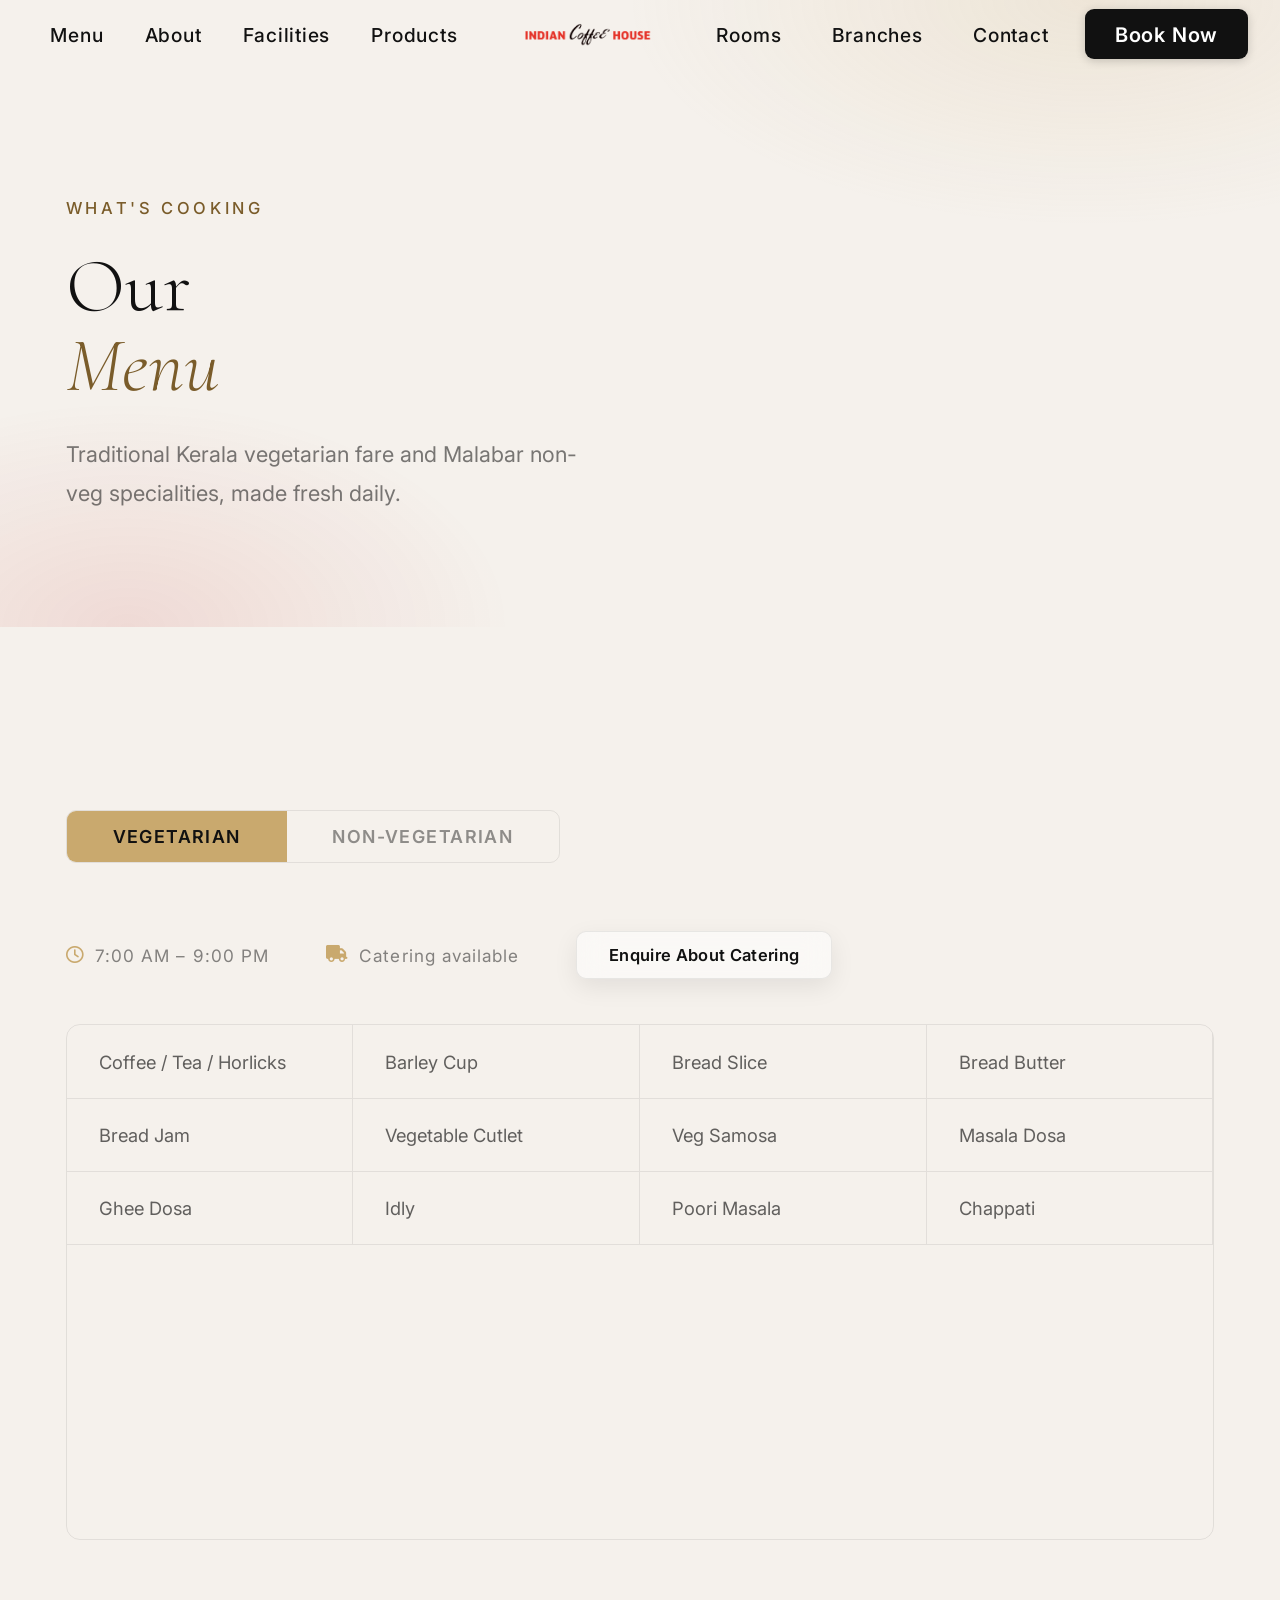
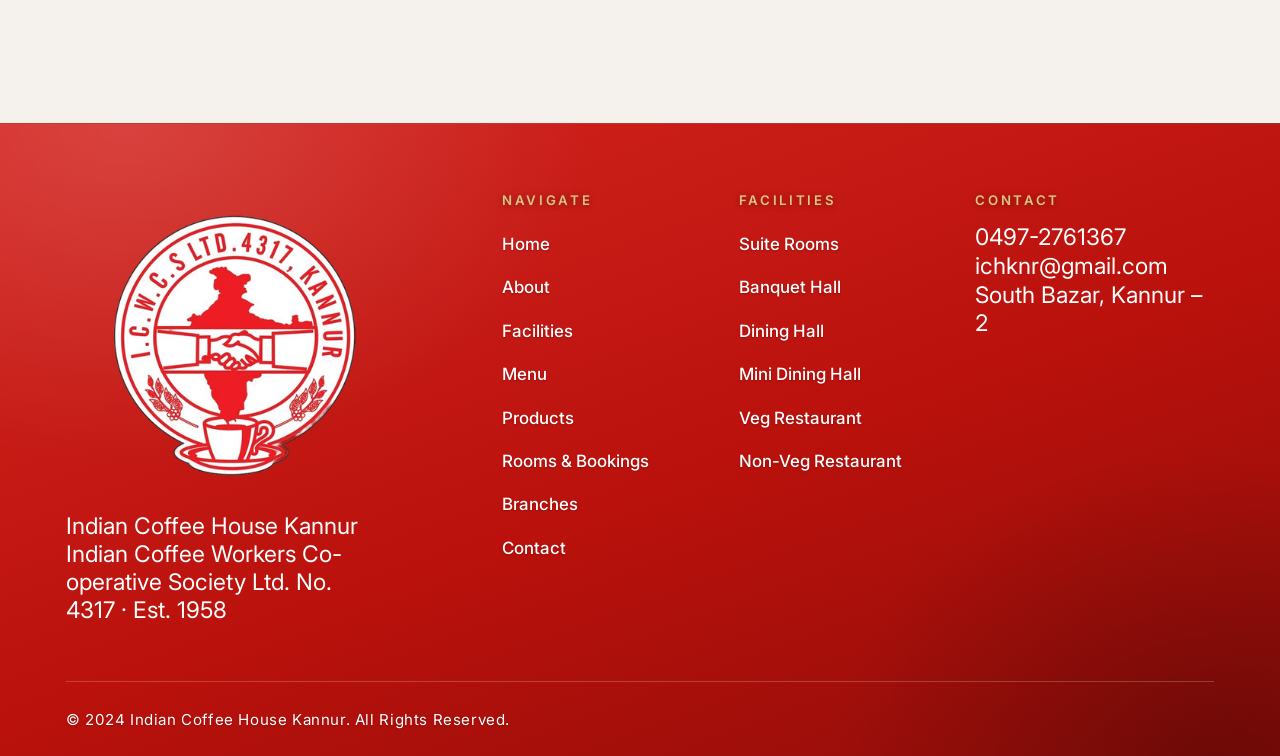
<file: Menu.html>
<!DOCTYPE html>
<html lang="en">

<head>
    <meta charset="UTF-8" />
    <meta name="viewport" content="width=device-width, initial-scale=1.0" />
    <title>Menu — Indian Coffee House Kannur</title>
    <meta name="description"
        content="Full vegetarian and non-vegetarian menu at Indian Coffee House Kannur, with opening hours and catering enquiries." />
    <link rel="icon" type="image/x-icon" href="favicon.ico" />
    <link rel="icon" type="image/png" sizes="16x16" href="favicon/favicon-16x16.png" />
    <link rel="icon" type="image/png" sizes="32x32" href="favicon/favicon-32x32.png" />
    <link rel="icon" type="image/png" sizes="48x48" href="favicon/favicon-48x48.png" />
    <link rel="icon" type="image/png" sizes="96x96" href="favicon/favicon-96x96.png" />
    <link rel="icon" type="image/png" sizes="192x192" href="favicon/favicon-192x192.png" />
    <link rel="apple-touch-icon" sizes="180x180" href="favicon/apple-touch-icon.png" />
    <link rel="manifest" href="favicon/site.webmanifest" />
    <meta name="theme-color" content="#ba110c" />
    <link rel="stylesheet" href="style.css" />
    <link rel="preconnect" href="https://fonts.googleapis.com" />
    <link
        href="https://fonts.googleapis.com/css2?family=Cormorant+Garamond:ital,wght@0,300;0,400;0,600;1,300;1,400&family=Inter:wght@300;400;500;600&display=swap"
        rel="stylesheet" />
    <link rel="stylesheet" href="https://cdnjs.cloudflare.com/ajax/libs/font-awesome/6.5.0/css/all.min.css" />
</head>

<body>
    <div class="page-loader" id="pageLoader" aria-hidden="true">
        <img src="images/ICW- Kannur.png" alt="" class="page-loader__mark" />
    </div>

    <nav class="nav" id="nav">
        <div class="nav__inner">
            <ul class="nav__links nav__links--left">
                <li><a href="menu.html">Menu</a></li>
                <li><a href="about.html">About</a></li>
                <li><a href="facilities.html">Facilities</a></li>
                <li><a href="products.html">Products</a></li>
            </ul>

            <a href="index.html" class="nav__logo-center" aria-label="Indian Coffee House — Home">
                <img src="images/ICH.png" alt="Indian Coffee House" class="nav__wordmark" />
            </a>

            <div class="nav__right-group">
                <ul class="nav__links nav__links--right">
                    <li><a href="rooms.html">Rooms</a></li>
                    <li><a href="branches.html">Branches</a></li>
                    <li><a href="contact.html">Contact</a></li>
                </ul>

                <a href="tel:04972784777" class="nav__cta nav__cta--desktop">Book Now</a>
            </div>

            <button class="nav__burger" id="burger" aria-label="Toggle menu">
                <span></span><span></span><span></span>
            </button>
        </div>

        <div class="nav__mobile" id="navMobile">
            <a href="index.html">Home</a>
            <a href="menu.html">Menu</a>
            <a href="about.html">About</a>
            <a href="facilities.html">Facilities</a>
            <a href="products.html">Products</a>
            <a href="rooms.html">Rooms &amp; Bookings</a>
            <a href="branches.html">Branches</a>
            <a href="contact.html">Contact</a>
            <a href="tel:04972784777" class="nav__cta nav__cta--mobile">Book Now</a>
        </div>
    </nav>

    <!-- ── PAGE HERO ──────────────────────────────── -->
    <section class="pagehero">
        <div class="pagehero__bg"></div>
        <div class="wrap pagehero__content">
            <p class="pagehero__eyebrow">What's Cooking</p>
            <h1 class="pagehero__title">Our<br /><em>Menu</em></h1>
            <p class="pagehero__sub">Traditional Kerala vegetarian fare and Malabar non-veg specialities, made fresh
                daily.</p>
        </div>
    </section>

    <!-- ── MENU ───────────────────────────────────── -->
    <section class="section section--dark" id="menu">
        <div class="wrap">
            <div class="menu__switcher">
                <button class="menu__btn active" data-target="veg-panel">Vegetarian</button>
                <button class="menu__btn" data-target="nonveg-panel">Non-Vegetarian</button>
            </div>

            <div class="menu__panel active" id="veg-panel">
                <div class="menu__meta">
                    <span><i class="fa-regular fa-clock"></i> 7:00 AM – 9:00 PM</span>
                    <span><i class="fa-solid fa-truck"></i> Catering available</span>
                    <a href="contact.html" class="btn btn--gold" style="padding:.55rem 1.4rem;font-size:.72rem">Enquire
                        About Catering</a>
                </div>
                <div class="menu__grid">
                    <div class="menu__item reveal">Coffee / Tea / Horlicks</div>
                    <div class="menu__item reveal">Barley Cup</div>
                    <div class="menu__item reveal">Bread Slice</div>
                    <div class="menu__item reveal">Bread Butter</div>
                    <div class="menu__item reveal">Bread Jam</div>
                    <div class="menu__item reveal">Vegetable Cutlet</div>
                    <div class="menu__item reveal">Veg Samosa</div>
                    <div class="menu__item reveal">Masala Dosa</div>
                    <div class="menu__item reveal">Ghee Dosa</div>
                    <div class="menu__item reveal">Idly</div>
                    <div class="menu__item reveal">Poori Masala</div>
                    <div class="menu__item reveal">Chappati</div>
                    <div class="menu__item reveal">Porotta</div>
                    <div class="menu__item reveal">Puttu</div>
                    <div class="menu__item reveal">Onion Bath</div>
                    <div class="menu__item reveal">Veg Sandwich</div>
                    <div class="menu__item reveal">Banana Fry</div>
                    <div class="menu__item reveal">Ada &amp; Vada</div>
                    <div class="menu__item reveal">Veg Kuruma</div>
                    <div class="menu__item reveal">Peas Masala</div>
                    <div class="menu__item reveal">Veg Biriyani</div>
                    <div class="menu__item reveal">Veg Biriyani (Single)</div>
                    <div class="menu__item reveal">Payasam</div>
                    <div class="menu__item reveal">Toasted Bread</div>
                    <div class="menu__item reveal">Bread Toast Butter</div>
                    <div class="menu__item reveal">Batura</div>
                </div>
            </div>

            <div class="menu__panel" id="nonveg-panel">
                <div class="menu__meta">
                    <span><i class="fa-regular fa-clock"></i> 11:00 AM – 11:00 PM</span>
                    <span><i class="fa-solid fa-truck"></i> Catering available</span>
                    <a href="contact.html" class="btn btn--gold" style="padding:.55rem 1.4rem;font-size:.72rem">Enquire
                        About Catering</a>
                </div>
                <div class="menu__grid">
                    <div class="menu__item reveal">Chicken Biriyani (Full)</div>
                    <div class="menu__item reveal">Chicken Biriyani (Single)</div>
                    <div class="menu__item reveal">Chicken 65 — Q / H / F</div>
                    <div class="menu__item reveal">Chilly Chicken — Q / H / F</div>
                    <div class="menu__item reveal">Pepper Chicken — Q / H / F</div>
                    <div class="menu__item reveal">Butter Chicken — Q / H / F</div>
                    <div class="menu__item reveal">Garlic Chicken — Q / H / F</div>
                    <div class="menu__item reveal">Ginger Chicken — Q / H / F</div>
                    <div class="menu__item reveal">Chicken Masala</div>
                    <div class="menu__item reveal">Chicken Dry-Fry</div>
                    <div class="menu__item reveal">Gobi Manchurian</div>
                    <div class="menu__item reveal">Egg Masala</div>
                    <div class="menu__item reveal">Chicken Fried Rice</div>
                    <div class="menu__item reveal">Egg Fried Rice</div>
                    <div class="menu__item reveal">Veg Fried Rice</div>
                    <div class="menu__item reveal">Chicken Noodles</div>
                    <div class="menu__item reveal">Egg Noodles</div>
                    <div class="menu__item reveal">Veg Noodles</div>
                    <div class="menu__item reveal">Chilly Gobi Paneer</div>
                    <div class="menu__item reveal">Chicken Manchurian — Q / H / F</div>
                </div>
            </div>
        </div>
    </section>

    <footer class="footer">
        <div class="footer__inner">
            <div class="footer__top">
                <div class="footer__brand">
                    <img src="images/ICW- Kannur.png" alt="Indian Coffee House" class="footer__mark" loading="lazy" decoding="async" />
                    <div>
                        <div class="footer__name">Indian Coffee House Kannur</div>
                        <div class="footer__sub">Indian Coffee Workers Co-operative Society Ltd. No. 4317 · Est. 1958
                        </div>
                    </div>
                </div>
                <div class="footer__nav">
                    <div class="footer__col">
                        <h5>Navigate</h5>
                        <a href="index.html">Home</a>
                        <a href="about.html">About</a>
                        <a href="facilities.html">Facilities</a>
                        <a href="menu.html">Menu</a>
                        <a href="products.html">Products</a>
                        <a href="rooms.html">Rooms &amp; Bookings</a>
                        <a href="branches.html">Branches</a>
                        <a href="contact.html">Contact</a>
                    </div>
                    <div class="footer__col">
                        <h5>Facilities</h5>
                        <a href="rooms.html">Suite Rooms</a>
                        <a href="rooms.html">Banquet Hall</a>
                        <a href="rooms.html">Dining Hall</a>
                        <a href="rooms.html">Mini Dining Hall</a>
                        <a href="menu.html">Veg Restaurant</a>
                        <a href="menu.html">Non-Veg Restaurant</a>
                    </div>
                    <div class="footer__col">
                        <h5>Contact</h5>
                        <span>0497-2761367</span>
                        <span>ichknr@gmail.com</span>
                        <span>South Bazar, Kannur – 2</span>
                    </div>
                </div>
            </div>
            <div class="footer__bottom">
                <span>© 2024 Indian Coffee House Kannur. All Rights Reserved.</span>
            </div>
        </div>
    </footer>

    <script src="script.js"></script>
</body>

</html>
</file>
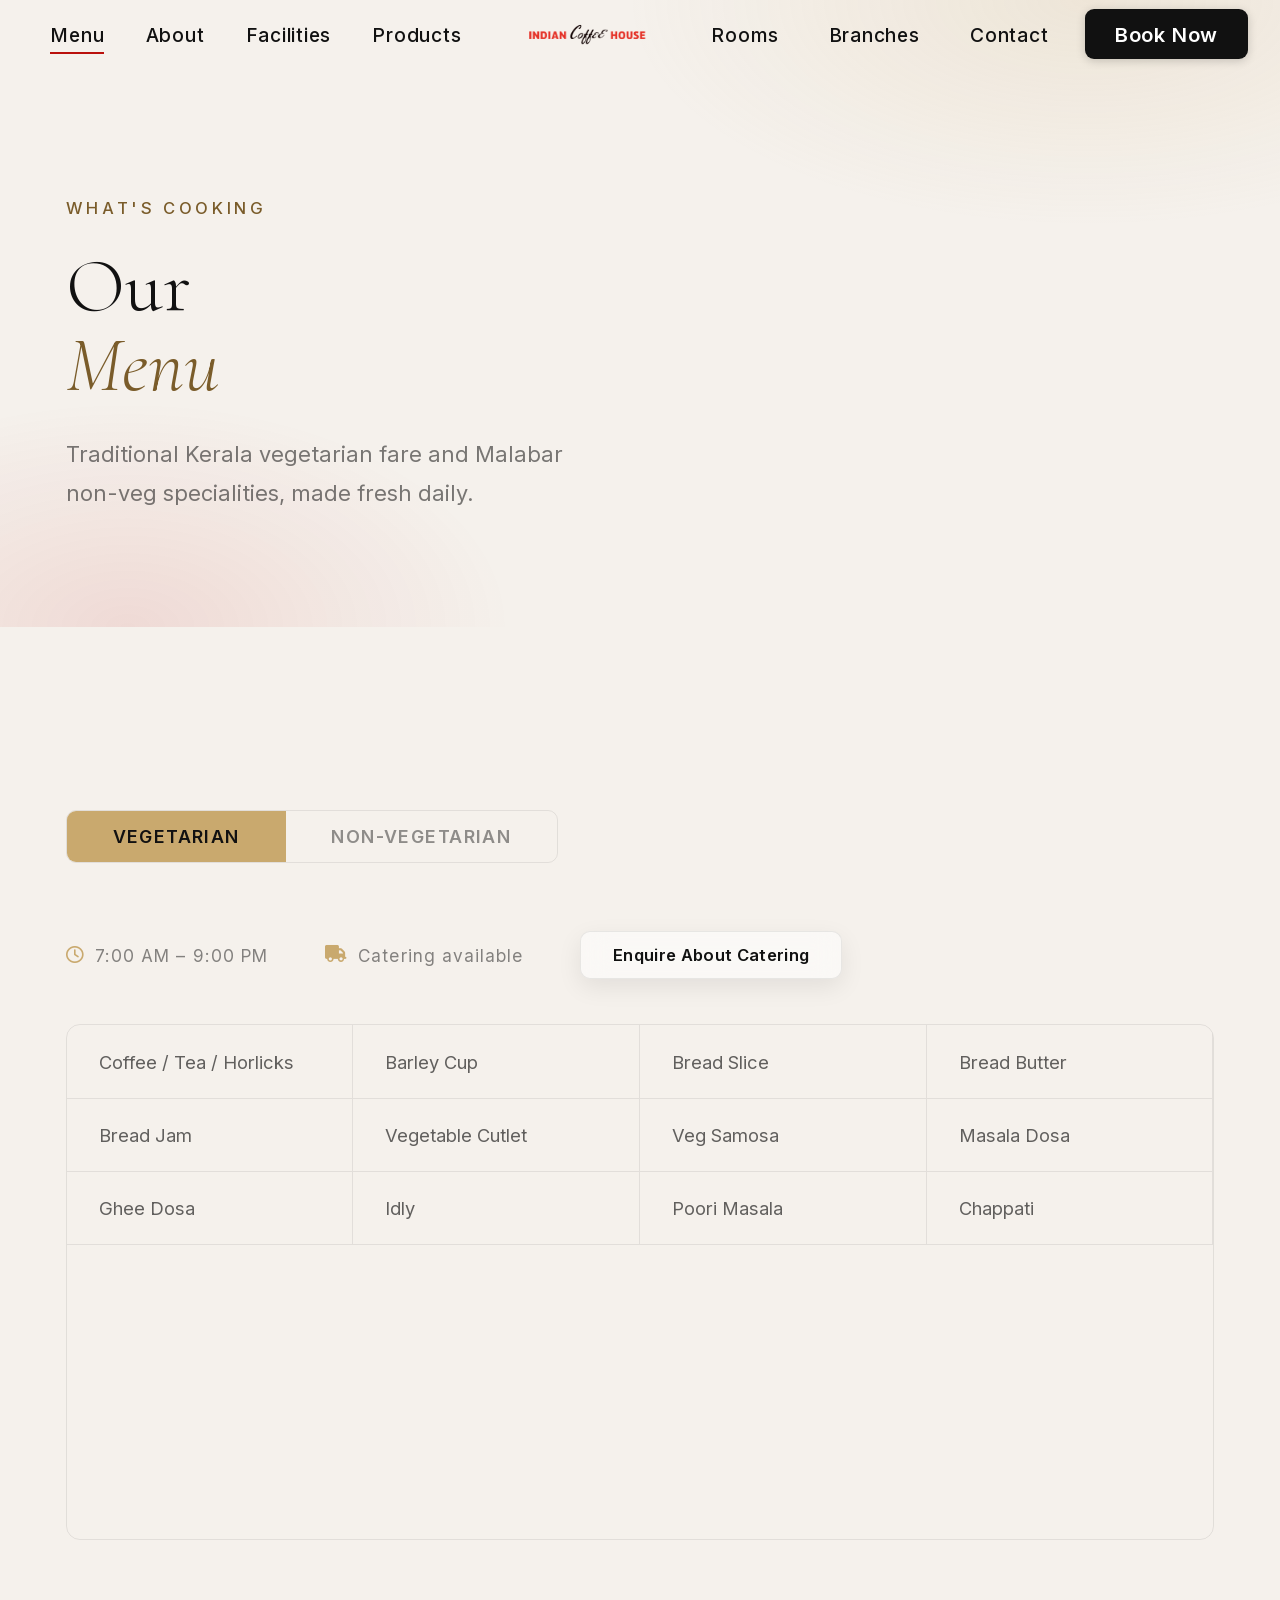
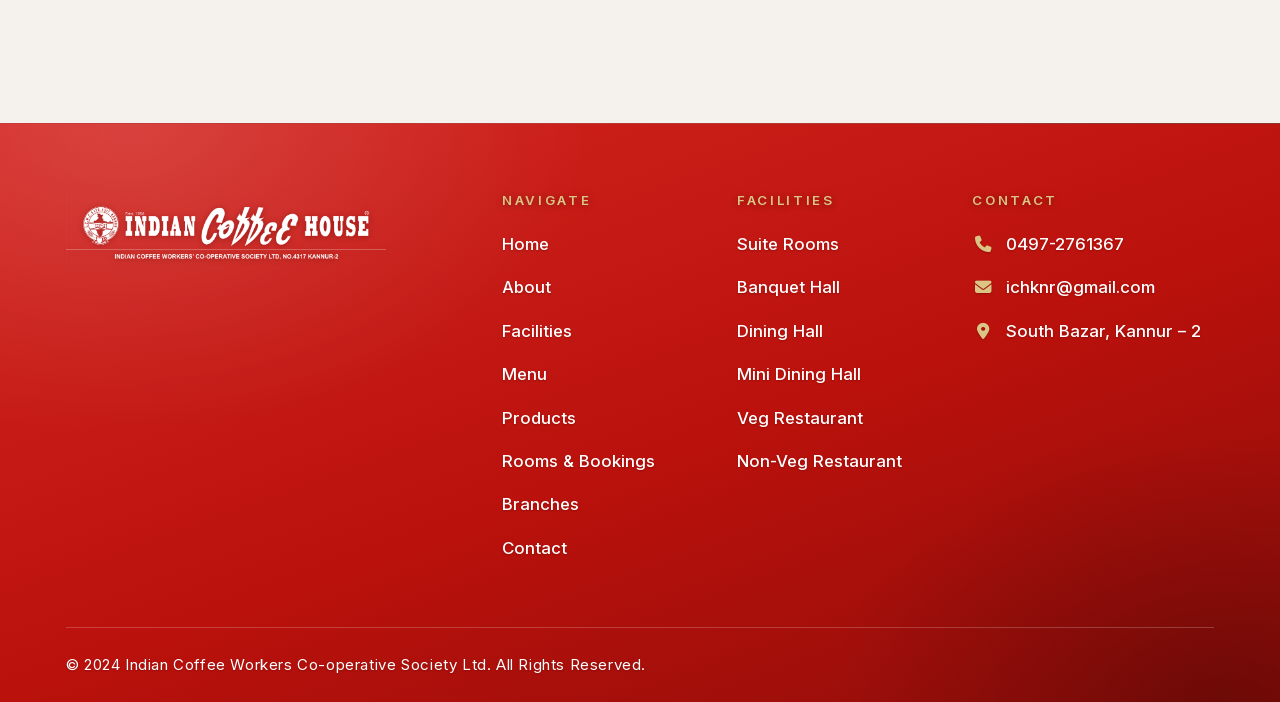
<file: menu.html>
<!DOCTYPE html>
<html lang="en">

<head>
    <meta charset="UTF-8" />
    <meta name="viewport" content="width=device-width, initial-scale=1.0" />
    <title>Menu — Indian Coffee House Kannur</title>
    <meta name="description"
        content="Full vegetarian and non-vegetarian menu at Indian Coffee House Kannur, with opening hours and catering enquiries." />
    <link rel="icon" type="image/x-icon" href="favicon.ico" />
    <link rel="icon" type="image/png" sizes="16x16" href="favicon/favicon-16x16.png" />
    <link rel="icon" type="image/png" sizes="32x32" href="favicon/favicon-32x32.png" />
    <link rel="icon" type="image/png" sizes="48x48" href="favicon/favicon-48x48.png" />
    <link rel="icon" type="image/png" sizes="96x96" href="favicon/favicon-96x96.png" />
    <link rel="icon" type="image/png" sizes="192x192" href="favicon/favicon-192x192.png" />
    <link rel="apple-touch-icon" sizes="180x180" href="favicon/apple-touch-icon.png" />
    <link rel="manifest" href="favicon/site.webmanifest" />
    <meta name="theme-color" content="#ba110c" />
    <link rel="stylesheet" href="style.min.css?v=4b4ab429" />
    <link rel="preconnect" href="https://cdnjs.cloudflare.com" crossorigin />
    <link rel="preload" href="https://cdnjs.cloudflare.com/ajax/libs/font-awesome/6.5.0/css/all.min.css" as="style" onload="this.onload=null;this.rel='stylesheet'" />
    <noscript><link rel="stylesheet" href="https://cdnjs.cloudflare.com/ajax/libs/font-awesome/6.5.0/css/all.min.css" /></noscript>
</head>

<body>
    <div class="page-loader" id="pageLoader" aria-hidden="true">
        <picture><source srcset="images/ICW-%20Kannur.webp" type="image/webp" /><img src="images/ICW- Kannur.png" alt="" class="page-loader__mark" width="420" height="420" /></picture>
    </div>

    <nav class="nav" id="nav">
        <div class="nav__inner">
            <ul class="nav__links nav__links--left">
                <li><a href="menu.html">Menu</a></li>
                <li><a href="about.html">About</a></li>
                <li><a href="facilities.html">Facilities</a></li>
                <li><a href="products.html">Products</a></li>
            </ul>

            <a href="index.html" class="nav__logo-center" aria-label="Indian Coffee House — Home">
                <img src="images/ICH.png" alt="Indian Coffee House" class="nav__wordmark" width="600" height="121"/>
            </a>

            <div class="nav__right-group">
                <ul class="nav__links nav__links--right">
                    <li><a href="rooms.html">Rooms</a></li>
                    <li><a href="branches.html">Branches</a></li>
                    <li><a href="contact.html">Contact</a></li>
                </ul>

                <a href="tel:04972784777" class="nav__cta nav__cta--desktop">Book Now</a>
            </div>

            <button class="nav__burger" id="burger" aria-label="Toggle menu">
                <span></span><span></span><span></span>
            </button>
        </div>

        <div class="nav__mobile" id="navMobile">
            <a href="index.html">Home</a>
            <a href="menu.html">Menu</a>
            <a href="about.html">About</a>
            <a href="facilities.html">Facilities</a>
            <a href="products.html">Products</a>
            <a href="rooms.html">Rooms &amp; Bookings</a>
            <a href="branches.html">Branches</a>
            <a href="contact.html">Contact</a>
            <a href="tel:04972784777" class="nav__cta nav__cta--mobile">Book Now</a>
        </div>
    </nav>

    <!-- ── PAGE HERO ──────────────────────────────── -->
    <section class="pagehero">
        <div class="pagehero__bg"></div>
        <div class="wrap pagehero__content">
            <p class="pagehero__eyebrow">What's Cooking</p>
            <h1 class="pagehero__title">Our<br /><em>Menu</em></h1>
            <p class="pagehero__sub">Traditional Kerala vegetarian fare and Malabar non-veg specialities, made fresh
                daily.</p>
        </div>
    </section>

    <!-- ── MENU ───────────────────────────────────── -->
    <section class="section section--dark" id="menu">
        <div class="wrap">
            <div class="menu__switcher">
                <button class="menu__btn active" data-target="veg-panel">Vegetarian</button>
                <button class="menu__btn" data-target="nonveg-panel">Non-Vegetarian</button>
            </div>

            <div class="menu__panel active" id="veg-panel">
                <div class="menu__meta">
                    <span><i class="fa-regular fa-clock"></i> 7:00 AM – 9:00 PM</span>
                    <span><i class="fa-solid fa-truck"></i> Catering available</span>
                    <a href="contact.html" class="btn btn--gold" style="padding:.55rem 1.4rem;font-size:.72rem">Enquire
                        About Catering</a>
                </div>
                <div class="menu__grid">
                    <div class="menu__item reveal">Coffee / Tea / Horlicks</div>
                    <div class="menu__item reveal">Barley Cup</div>
                    <div class="menu__item reveal">Bread Slice</div>
                    <div class="menu__item reveal">Bread Butter</div>
                    <div class="menu__item reveal">Bread Jam</div>
                    <div class="menu__item reveal">Vegetable Cutlet</div>
                    <div class="menu__item reveal">Veg Samosa</div>
                    <div class="menu__item reveal">Masala Dosa</div>
                    <div class="menu__item reveal">Ghee Dosa</div>
                    <div class="menu__item reveal">Idly</div>
                    <div class="menu__item reveal">Poori Masala</div>
                    <div class="menu__item reveal">Chappati</div>
                    <div class="menu__item reveal">Porotta</div>
                    <div class="menu__item reveal">Puttu</div>
                    <div class="menu__item reveal">Onion Bath</div>
                    <div class="menu__item reveal">Veg Sandwich</div>
                    <div class="menu__item reveal">Banana Fry</div>
                    <div class="menu__item reveal">Ada &amp; Vada</div>
                    <div class="menu__item reveal">Veg Kuruma</div>
                    <div class="menu__item reveal">Peas Masala</div>
                    <div class="menu__item reveal">Veg Biriyani</div>
                    <div class="menu__item reveal">Veg Biriyani (Single)</div>
                    <div class="menu__item reveal">Payasam</div>
                    <div class="menu__item reveal">Toasted Bread</div>
                    <div class="menu__item reveal">Bread Toast Butter</div>
                    <div class="menu__item reveal">Batura</div>
                </div>
            </div>

            <div class="menu__panel" id="nonveg-panel">
                <div class="menu__meta">
                    <span><i class="fa-regular fa-clock"></i> 11:00 AM – 11:00 PM</span>
                    <span><i class="fa-solid fa-truck"></i> Catering available</span>
                    <a href="contact.html" class="btn btn--gold" style="padding:.55rem 1.4rem;font-size:.72rem">Enquire
                        About Catering</a>
                </div>
                <div class="menu__grid">
                    <div class="menu__item reveal">Chicken Biriyani (Full)</div>
                    <div class="menu__item reveal">Chicken Biriyani (Single)</div>
                    <div class="menu__item reveal">Chicken 65 — Q / H / F</div>
                    <div class="menu__item reveal">Chilly Chicken — Q / H / F</div>
                    <div class="menu__item reveal">Pepper Chicken — Q / H / F</div>
                    <div class="menu__item reveal">Butter Chicken — Q / H / F</div>
                    <div class="menu__item reveal">Garlic Chicken — Q / H / F</div>
                    <div class="menu__item reveal">Ginger Chicken — Q / H / F</div>
                    <div class="menu__item reveal">Chicken Masala</div>
                    <div class="menu__item reveal">Chicken Dry-Fry</div>
                    <div class="menu__item reveal">Gobi Manchurian</div>
                    <div class="menu__item reveal">Egg Masala</div>
                    <div class="menu__item reveal">Chicken Fried Rice</div>
                    <div class="menu__item reveal">Egg Fried Rice</div>
                    <div class="menu__item reveal">Veg Fried Rice</div>
                    <div class="menu__item reveal">Chicken Noodles</div>
                    <div class="menu__item reveal">Egg Noodles</div>
                    <div class="menu__item reveal">Veg Noodles</div>
                    <div class="menu__item reveal">Chilly Gobi Paneer</div>
                    <div class="menu__item reveal">Chicken Manchurian — Q / H / F</div>
                </div>
            </div>
        </div>
    </section>

    <footer class="footer">
        <div class="footer__inner">
            <div class="footer__top">
                <div class="footer__brand">
                    <picture>
                        <source srcset="images/footer-banner.webp" type="image/webp" />
                        <img src="images/footer-banner.png" alt="Indian Coffee House, est. 1958 — Indian Coffee Workers' Co-operative Society Ltd, No. 4317, Kannur-2" class="footer__banner" width="2000" height="445" loading="lazy" decoding="async" />
                    </picture>
                </div>
                <div class="footer__nav">
                    <div class="footer__col">
                        <h5>Navigate</h5>
                        <a href="index.html">Home</a>
                        <a href="about.html">About</a>
                        <a href="facilities.html">Facilities</a>
                        <a href="menu.html">Menu</a>
                        <a href="products.html">Products</a>
                        <a href="rooms.html">Rooms &amp; Bookings</a>
                        <a href="branches.html">Branches</a>
                        <a href="contact.html">Contact</a>
                    </div>
                    <div class="footer__col">
                        <h5>Facilities</h5>
                        <a href="rooms.html">Suite Rooms</a>
                        <a href="rooms.html">Banquet Hall</a>
                        <a href="rooms.html">Dining Hall</a>
                        <a href="rooms.html">Mini Dining Hall</a>
                        <a href="menu.html">Veg Restaurant</a>
                        <a href="menu.html">Non-Veg Restaurant</a>
                    </div>
                    <div class="footer__col footer__col--contact">
                        <h5>Contact</h5>
                        <a href="tel:+914972761367"><i class="fa-solid fa-phone"></i>0497-2761367</a>
                        <a href="mailto:ichknr@gmail.com"><i class="fa-solid fa-envelope"></i>ichknr@gmail.com</a>
                        <a href="https://www.google.com/maps/search/?api=1&amp;query=Indian+Coffee+House+South+Bazar+Kannur" target="_blank" rel="noopener"><i class="fa-solid fa-location-dot"></i>South Bazar, Kannur – 2</a>
                    </div>
                </div>
            </div>
            <div class="footer__bottom">
                <span>© 2024 Indian Coffee Workers Co-operative Society Ltd. All Rights Reserved.</span>
            </div>
        </div>
    </footer>

    <script src="script.min.js?v=638664f8" defer></script>
</body>

</html>
</file>
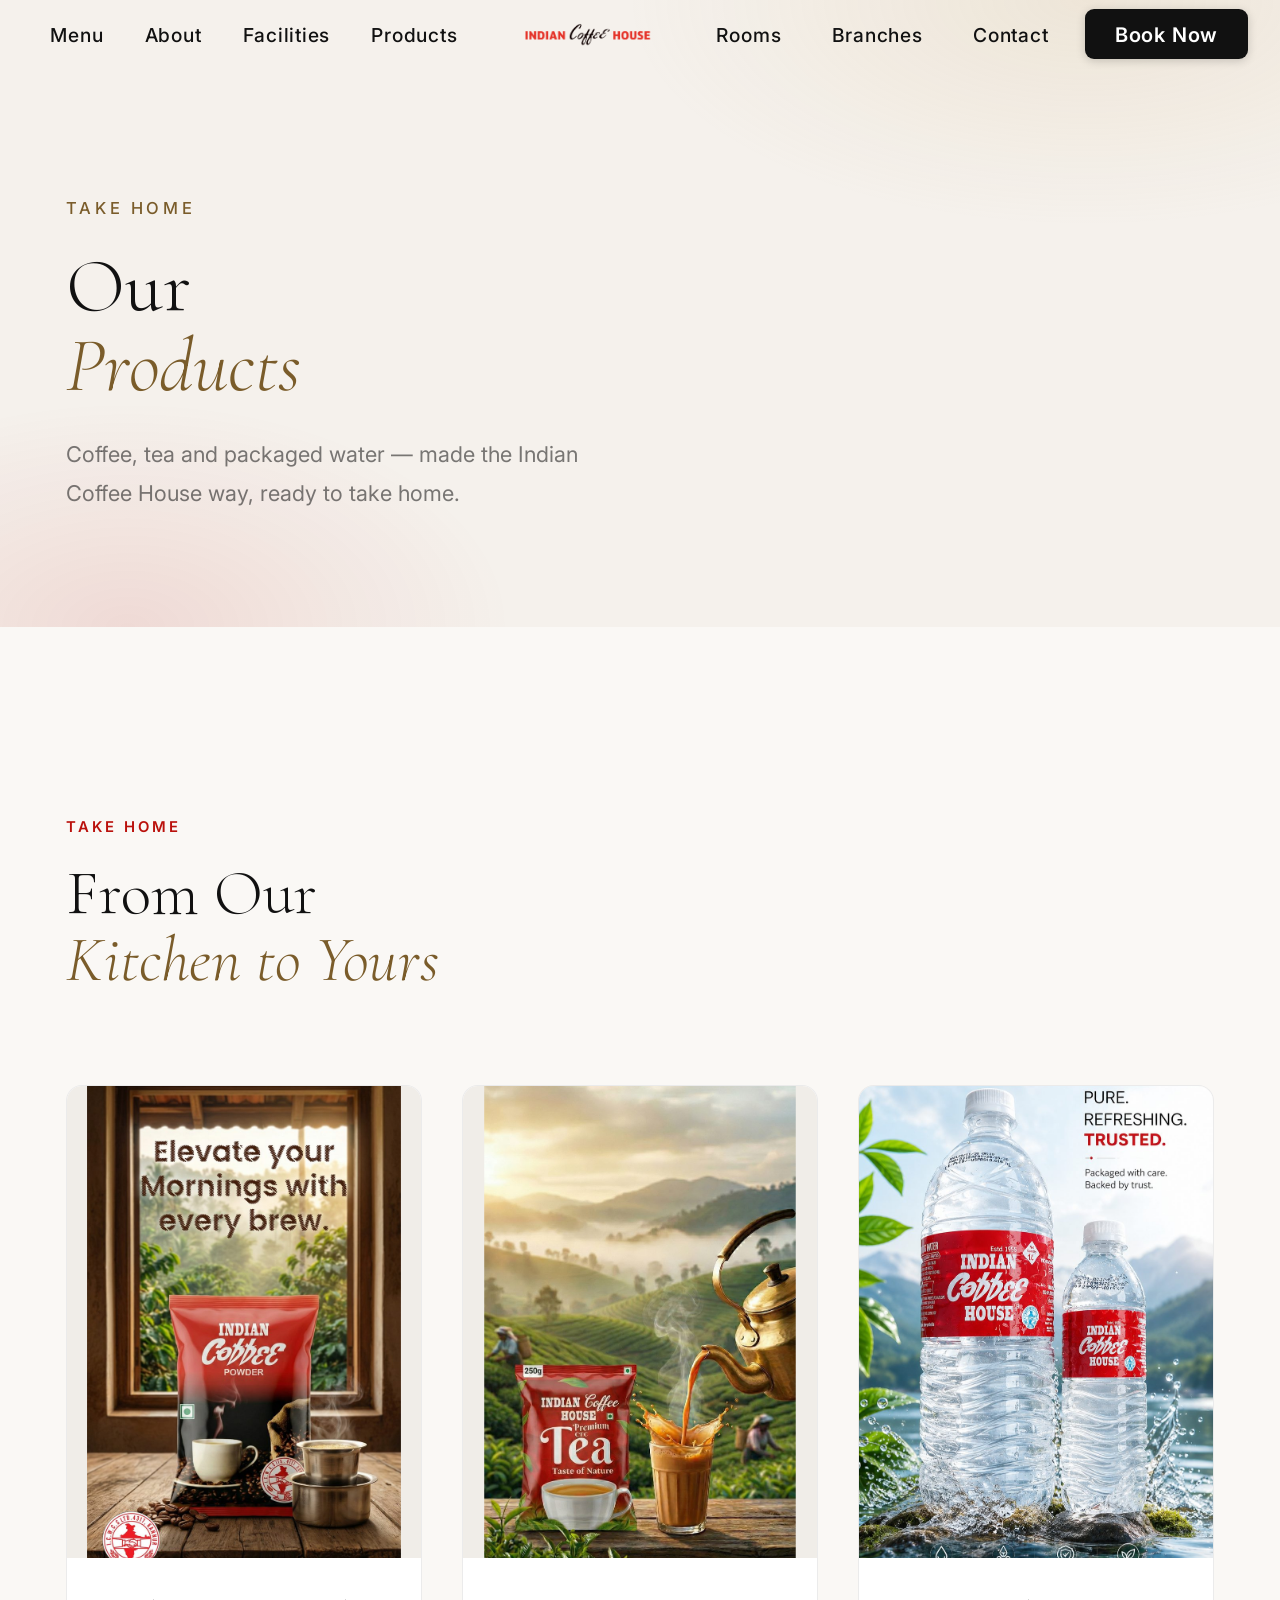
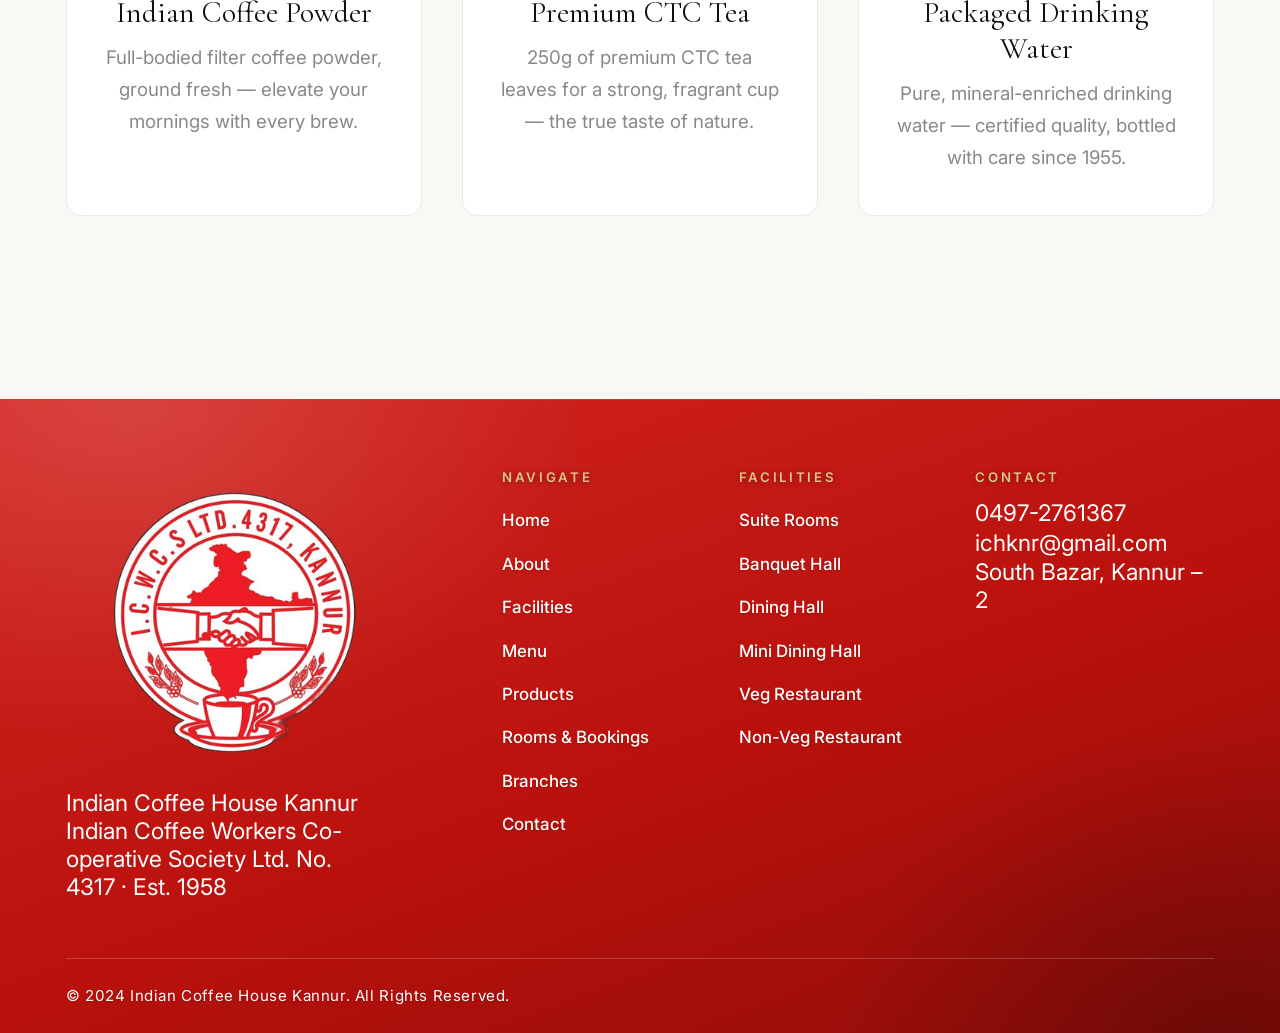
<file: Products.html>
<!DOCTYPE html>
<html lang="en">

<head>
    <meta charset="UTF-8" />
    <meta name="viewport" content="width=device-width, initial-scale=1.0" />
    <title>Products — Indian Coffee House Kannur</title>
    <meta name="description" content="Coffee and other take-home products from Indian Coffee House Kannur." />
    <link rel="icon" type="image/x-icon" href="favicon.ico" />
    <link rel="icon" type="image/png" sizes="16x16" href="favicon/favicon-16x16.png" />
    <link rel="icon" type="image/png" sizes="32x32" href="favicon/favicon-32x32.png" />
    <link rel="icon" type="image/png" sizes="48x48" href="favicon/favicon-48x48.png" />
    <link rel="icon" type="image/png" sizes="96x96" href="favicon/favicon-96x96.png" />
    <link rel="icon" type="image/png" sizes="192x192" href="favicon/favicon-192x192.png" />
    <link rel="apple-touch-icon" sizes="180x180" href="favicon/apple-touch-icon.png" />
    <link rel="manifest" href="favicon/site.webmanifest" />
    <meta name="theme-color" content="#ba110c" />
    <link rel="stylesheet" href="style.css" />
    <link rel="preconnect" href="https://fonts.googleapis.com" />
    <link
        href="https://fonts.googleapis.com/css2?family=Cormorant+Garamond:ital,wght@0,300;0,400;0,600;1,300;1,400&family=Inter:wght@300;400;500;600&display=swap"
        rel="stylesheet" />
    <link rel="stylesheet" href="https://cdnjs.cloudflare.com/ajax/libs/font-awesome/6.5.0/css/all.min.css" />
</head>

<body>
    <div class="page-loader" id="pageLoader" aria-hidden="true">
        <img src="images/ICW- Kannur.png" alt="" class="page-loader__mark" />
    </div>

    <nav class="nav" id="nav">
        <div class="nav__inner">
            <ul class="nav__links nav__links--left">
                <li><a href="menu.html">Menu</a></li>
                <li><a href="about.html">About</a></li>
                <li><a href="facilities.html">Facilities</a></li>
                <li><a href="products.html">Products</a></li>
            </ul>

            <a href="index.html" class="nav__logo-center" aria-label="Indian Coffee House — Home">
                <img src="images/ICH.png" alt="Indian Coffee House" class="nav__wordmark" />
            </a>

            <div class="nav__right-group">
                <ul class="nav__links nav__links--right">
                    <li><a href="rooms.html">Rooms</a></li>
                    <li><a href="branches.html">Branches</a></li>
                    <li><a href="contact.html">Contact</a></li>
                </ul>

                <a href="tel:04972784777" class="nav__cta nav__cta--desktop">Book Now</a>
            </div>

            <button class="nav__burger" id="burger" aria-label="Toggle menu">
                <span></span><span></span><span></span>
            </button>
        </div>

        <div class="nav__mobile" id="navMobile">
            <a href="index.html">Home</a>
            <a href="menu.html">Menu</a>
            <a href="about.html">About</a>
            <a href="facilities.html">Facilities</a>
            <a href="products.html">Products</a>
            <a href="rooms.html">Rooms &amp; Bookings</a>
            <a href="branches.html">Branches</a>
            <a href="contact.html">Contact</a>
            <a href="tel:04972784777" class="nav__cta nav__cta--mobile">Book Now</a>
        </div>
    </nav>

    <!-- ── PAGE HERO ──────────────────────────────── -->
    <section class="pagehero">
        <div class="pagehero__bg"></div>
        <div class="wrap pagehero__content">
            <p class="pagehero__eyebrow">Take Home</p>
            <h1 class="pagehero__title">Our<br /><em>Products</em></h1>
            <p class="pagehero__sub">Coffee, tea and packaged water — made the Indian Coffee House way, ready to take home.</p>
        </div>
    </section>

    <!-- ── PRODUCTS ──────────────────────────────── -->
    <section class="section" id="products">
        <div class="wrap">
            <div class="sec-head reveal">
                <p class="tag">Take Home</p>
                <h2 class="heading">From Our<br /><em>Kitchen to Yours</em></h2>
            </div>
            <div class="products__grid">
                <div class="product-card reveal">
                    <div class="product-card__media">
                        <img src="images/products/coffee-powder.jpg" alt="Indian Coffee Powder pack"
                            loading="lazy" decoding="async" />
                    </div>
                    <div class="product-card__body">
                        <h3>Indian Coffee Powder</h3>
                        <p>Full-bodied filter coffee powder, ground fresh — elevate your mornings with every
                            brew.</p>
                    </div>
                </div>
                <div class="product-card reveal">
                    <div class="product-card__media">
                        <img src="images/products/premium-tea.jpg" alt="Indian Coffee House Premium CTC Tea pack"
                            loading="lazy" decoding="async" />
                    </div>
                    <div class="product-card__body">
                        <h3>Premium CTC Tea</h3>
                        <p>250g of premium CTC tea leaves for a strong, fragrant cup — the true taste of
                            nature.</p>
                    </div>
                </div>
                <div class="product-card reveal">
                    <div class="product-card__media">
                        <img src="images/products/packaged-water.jpg"
                            alt="Indian Coffee House packaged drinking water bottles" loading="lazy"
                            decoding="async" />
                    </div>
                    <div class="product-card__body">
                        <h3>Packaged Drinking Water</h3>
                        <p>Pure, mineral-enriched drinking water — certified quality, bottled with care since
                            1955.</p>
                    </div>
                </div>
            </div>
        </div>
    </section>

    <footer class="footer">
        <div class="footer__inner">
            <div class="footer__top">
                <div class="footer__brand">
                    <img src="images/ICW- Kannur.png" alt="Indian Coffee House" class="footer__mark" loading="lazy" decoding="async" />
                    <div>
                        <div class="footer__name">Indian Coffee House Kannur</div>
                        <div class="footer__sub">Indian Coffee Workers Co-operative Society Ltd. No. 4317 · Est. 1958
                        </div>
                    </div>
                </div>
                <div class="footer__nav">
                    <div class="footer__col">
                        <h5>Navigate</h5>
                        <a href="index.html">Home</a>
                        <a href="about.html">About</a>
                        <a href="facilities.html">Facilities</a>
                        <a href="menu.html">Menu</a>
                        <a href="products.html">Products</a>
                        <a href="rooms.html">Rooms &amp; Bookings</a>
                        <a href="branches.html">Branches</a>
                        <a href="contact.html">Contact</a>
                    </div>
                    <div class="footer__col">
                        <h5>Facilities</h5>
                        <a href="rooms.html">Suite Rooms</a>
                        <a href="rooms.html">Banquet Hall</a>
                        <a href="rooms.html">Dining Hall</a>
                        <a href="rooms.html">Mini Dining Hall</a>
                        <a href="menu.html">Veg Restaurant</a>
                        <a href="menu.html">Non-Veg Restaurant</a>
                    </div>
                    <div class="footer__col">
                        <h5>Contact</h5>
                        <span>0497-2761367</span>
                        <span>ichknr@gmail.com</span>
                        <span>South Bazar, Kannur – 2</span>
                    </div>
                </div>
            </div>
            <div class="footer__bottom">
                <span>© 2024 Indian Coffee House Kannur. All Rights Reserved.</span>
            </div>
        </div>
    </footer>

    <script src="script.js"></script>
</body>

</html>
</file>
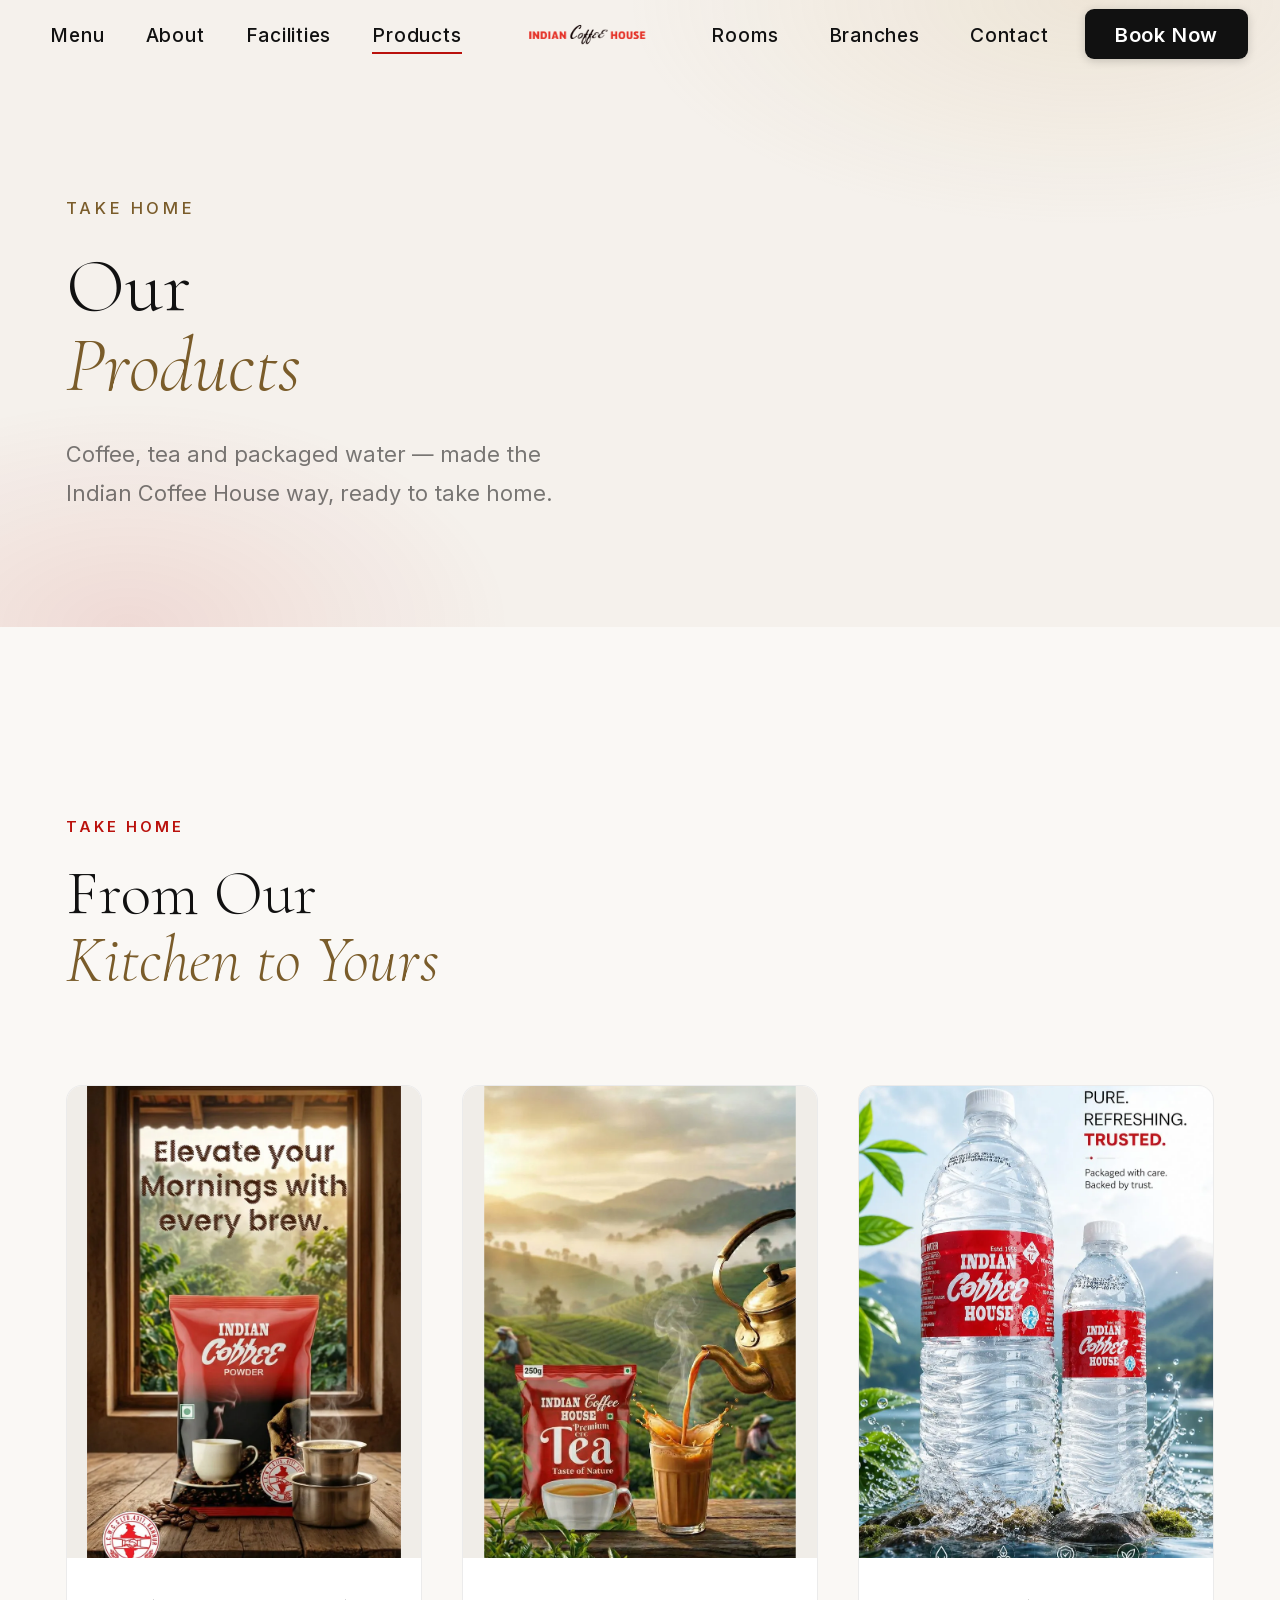
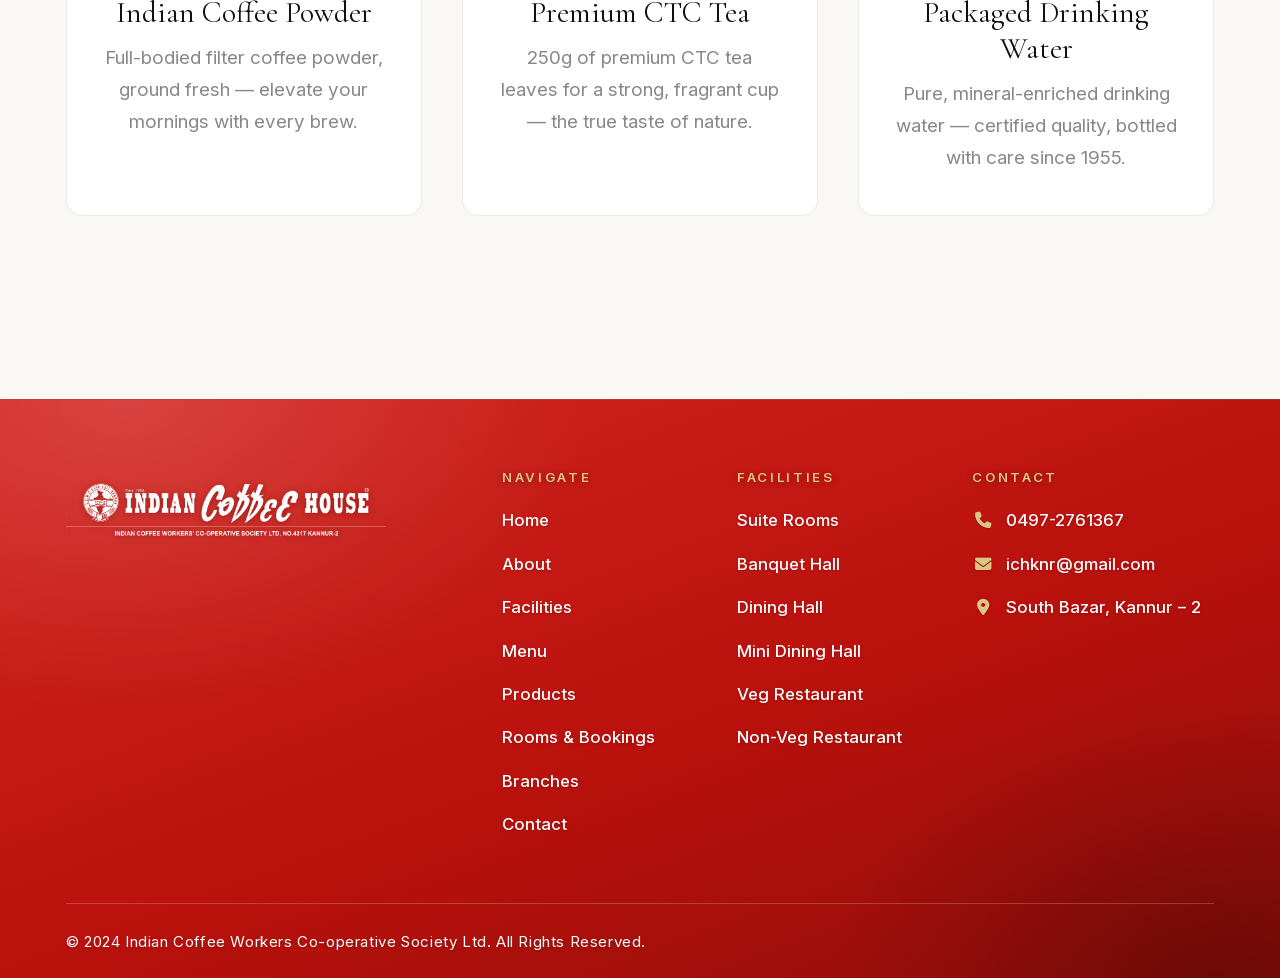
<file: products.html>
<!DOCTYPE html>
<html lang="en">

<head>
    <meta charset="UTF-8" />
    <meta name="viewport" content="width=device-width, initial-scale=1.0" />
    <title>Products — Indian Coffee House Kannur</title>
    <meta name="description" content="Coffee and other take-home products from Indian Coffee House Kannur." />
    <link rel="icon" type="image/x-icon" href="favicon.ico" />
    <link rel="icon" type="image/png" sizes="16x16" href="favicon/favicon-16x16.png" />
    <link rel="icon" type="image/png" sizes="32x32" href="favicon/favicon-32x32.png" />
    <link rel="icon" type="image/png" sizes="48x48" href="favicon/favicon-48x48.png" />
    <link rel="icon" type="image/png" sizes="96x96" href="favicon/favicon-96x96.png" />
    <link rel="icon" type="image/png" sizes="192x192" href="favicon/favicon-192x192.png" />
    <link rel="apple-touch-icon" sizes="180x180" href="favicon/apple-touch-icon.png" />
    <link rel="manifest" href="favicon/site.webmanifest" />
    <meta name="theme-color" content="#ba110c" />
    <link rel="stylesheet" href="style.min.css?v=4b4ab429" />
    <link rel="preconnect" href="https://cdnjs.cloudflare.com" crossorigin />
    <link rel="preload" href="https://cdnjs.cloudflare.com/ajax/libs/font-awesome/6.5.0/css/all.min.css" as="style" onload="this.onload=null;this.rel='stylesheet'" />
    <noscript><link rel="stylesheet" href="https://cdnjs.cloudflare.com/ajax/libs/font-awesome/6.5.0/css/all.min.css" /></noscript>
</head>

<body>
    <div class="page-loader" id="pageLoader" aria-hidden="true">
        <picture><source srcset="images/ICW-%20Kannur.webp" type="image/webp" /><img src="images/ICW- Kannur.png" alt="" class="page-loader__mark" width="420" height="420" /></picture>
    </div>

    <nav class="nav" id="nav">
        <div class="nav__inner">
            <ul class="nav__links nav__links--left">
                <li><a href="menu.html">Menu</a></li>
                <li><a href="about.html">About</a></li>
                <li><a href="facilities.html">Facilities</a></li>
                <li><a href="products.html">Products</a></li>
            </ul>

            <a href="index.html" class="nav__logo-center" aria-label="Indian Coffee House — Home">
                <img src="images/ICH.png" alt="Indian Coffee House" class="nav__wordmark" width="600" height="121"/>
            </a>

            <div class="nav__right-group">
                <ul class="nav__links nav__links--right">
                    <li><a href="rooms.html">Rooms</a></li>
                    <li><a href="branches.html">Branches</a></li>
                    <li><a href="contact.html">Contact</a></li>
                </ul>

                <a href="tel:04972784777" class="nav__cta nav__cta--desktop">Book Now</a>
            </div>

            <button class="nav__burger" id="burger" aria-label="Toggle menu">
                <span></span><span></span><span></span>
            </button>
        </div>

        <div class="nav__mobile" id="navMobile">
            <a href="index.html">Home</a>
            <a href="menu.html">Menu</a>
            <a href="about.html">About</a>
            <a href="facilities.html">Facilities</a>
            <a href="products.html">Products</a>
            <a href="rooms.html">Rooms &amp; Bookings</a>
            <a href="branches.html">Branches</a>
            <a href="contact.html">Contact</a>
            <a href="tel:04972784777" class="nav__cta nav__cta--mobile">Book Now</a>
        </div>
    </nav>

    <!-- ── PAGE HERO ──────────────────────────────── -->
    <section class="pagehero">
        <div class="pagehero__bg"></div>
        <div class="wrap pagehero__content">
            <p class="pagehero__eyebrow">Take Home</p>
            <h1 class="pagehero__title">Our<br /><em>Products</em></h1>
            <p class="pagehero__sub">Coffee, tea and packaged water — made the Indian Coffee House way, ready to take home.</p>
        </div>
    </section>

    <!-- ── PRODUCTS ──────────────────────────────── -->
    <section class="section" id="products">
        <div class="wrap">
            <div class="sec-head reveal">
                <p class="tag">Take Home</p>
                <h2 class="heading">From Our<br /><em>Kitchen to Yours</em></h2>
            </div>
            <div class="products__grid">
                <div class="product-card reveal">
                    <div class="product-card__media">
                        <picture><source srcset="images/products/coffee-powder.webp" type="image/webp" /><img src="images/products/coffee-powder.jpg" alt="Indian Coffee Powder pack" loading="lazy" decoding="async"
                            loading="lazy" decoding="async" width="788" height="1400"/></picture>
                    </div>
                    <div class="product-card__body">
                        <h3>Indian Coffee Powder</h3>
                        <p>Full-bodied filter coffee powder, ground fresh — elevate your mornings with every
                            brew.</p>
                    </div>
                </div>
                <div class="product-card reveal">
                    <div class="product-card__media">
                        <picture><source srcset="images/products/premium-tea.webp" type="image/webp" /><img src="images/products/premium-tea.jpg" alt="Indian Coffee House Premium CTC Tea pack" loading="lazy" decoding="async"
                            loading="lazy" decoding="async" width="781" height="1400"/></picture>
                    </div>
                    <div class="product-card__body">
                        <h3>Premium CTC Tea</h3>
                        <p>250g of premium CTC tea leaves for a strong, fragrant cup — the true taste of
                            nature.</p>
                    </div>
                </div>
                <div class="product-card reveal">
                    <div class="product-card__media">
                        <picture><source srcset="images/products/packaged-water.webp" type="image/webp" /><img src="images/products/packaged-water.jpg"
                            alt="Indian Coffee House packaged drinking water bottles" loading="lazy"
                            decoding="async" width="933" height="1400"/></picture>
                    </div>
                    <div class="product-card__body">
                        <h3>Packaged Drinking Water</h3>
                        <p>Pure, mineral-enriched drinking water — certified quality, bottled with care since
                            1955.</p>
                    </div>
                </div>
            </div>
        </div>
    </section>

    <footer class="footer">
        <div class="footer__inner">
            <div class="footer__top">
                <div class="footer__brand">
                    <picture>
                        <source srcset="images/footer-banner.webp" type="image/webp" />
                        <img src="images/footer-banner.png" alt="Indian Coffee House, est. 1958 — Indian Coffee Workers' Co-operative Society Ltd, No. 4317, Kannur-2" class="footer__banner" width="2000" height="445" loading="lazy" decoding="async" />
                    </picture>
                </div>
                <div class="footer__nav">
                    <div class="footer__col">
                        <h5>Navigate</h5>
                        <a href="index.html">Home</a>
                        <a href="about.html">About</a>
                        <a href="facilities.html">Facilities</a>
                        <a href="menu.html">Menu</a>
                        <a href="products.html">Products</a>
                        <a href="rooms.html">Rooms &amp; Bookings</a>
                        <a href="branches.html">Branches</a>
                        <a href="contact.html">Contact</a>
                    </div>
                    <div class="footer__col">
                        <h5>Facilities</h5>
                        <a href="rooms.html">Suite Rooms</a>
                        <a href="rooms.html">Banquet Hall</a>
                        <a href="rooms.html">Dining Hall</a>
                        <a href="rooms.html">Mini Dining Hall</a>
                        <a href="menu.html">Veg Restaurant</a>
                        <a href="menu.html">Non-Veg Restaurant</a>
                    </div>
                    <div class="footer__col footer__col--contact">
                        <h5>Contact</h5>
                        <a href="tel:+914972761367"><i class="fa-solid fa-phone"></i>0497-2761367</a>
                        <a href="mailto:ichknr@gmail.com"><i class="fa-solid fa-envelope"></i>ichknr@gmail.com</a>
                        <a href="https://www.google.com/maps/search/?api=1&amp;query=Indian+Coffee+House+South+Bazar+Kannur" target="_blank" rel="noopener"><i class="fa-solid fa-location-dot"></i>South Bazar, Kannur – 2</a>
                    </div>
                </div>
            </div>
            <div class="footer__bottom">
                <span>© 2024 Indian Coffee Workers Co-operative Society Ltd. All Rights Reserved.</span>
            </div>
        </div>
    </footer>

    <script src="script.min.js?v=638664f8" defer></script>
</body>

</html>
</file>
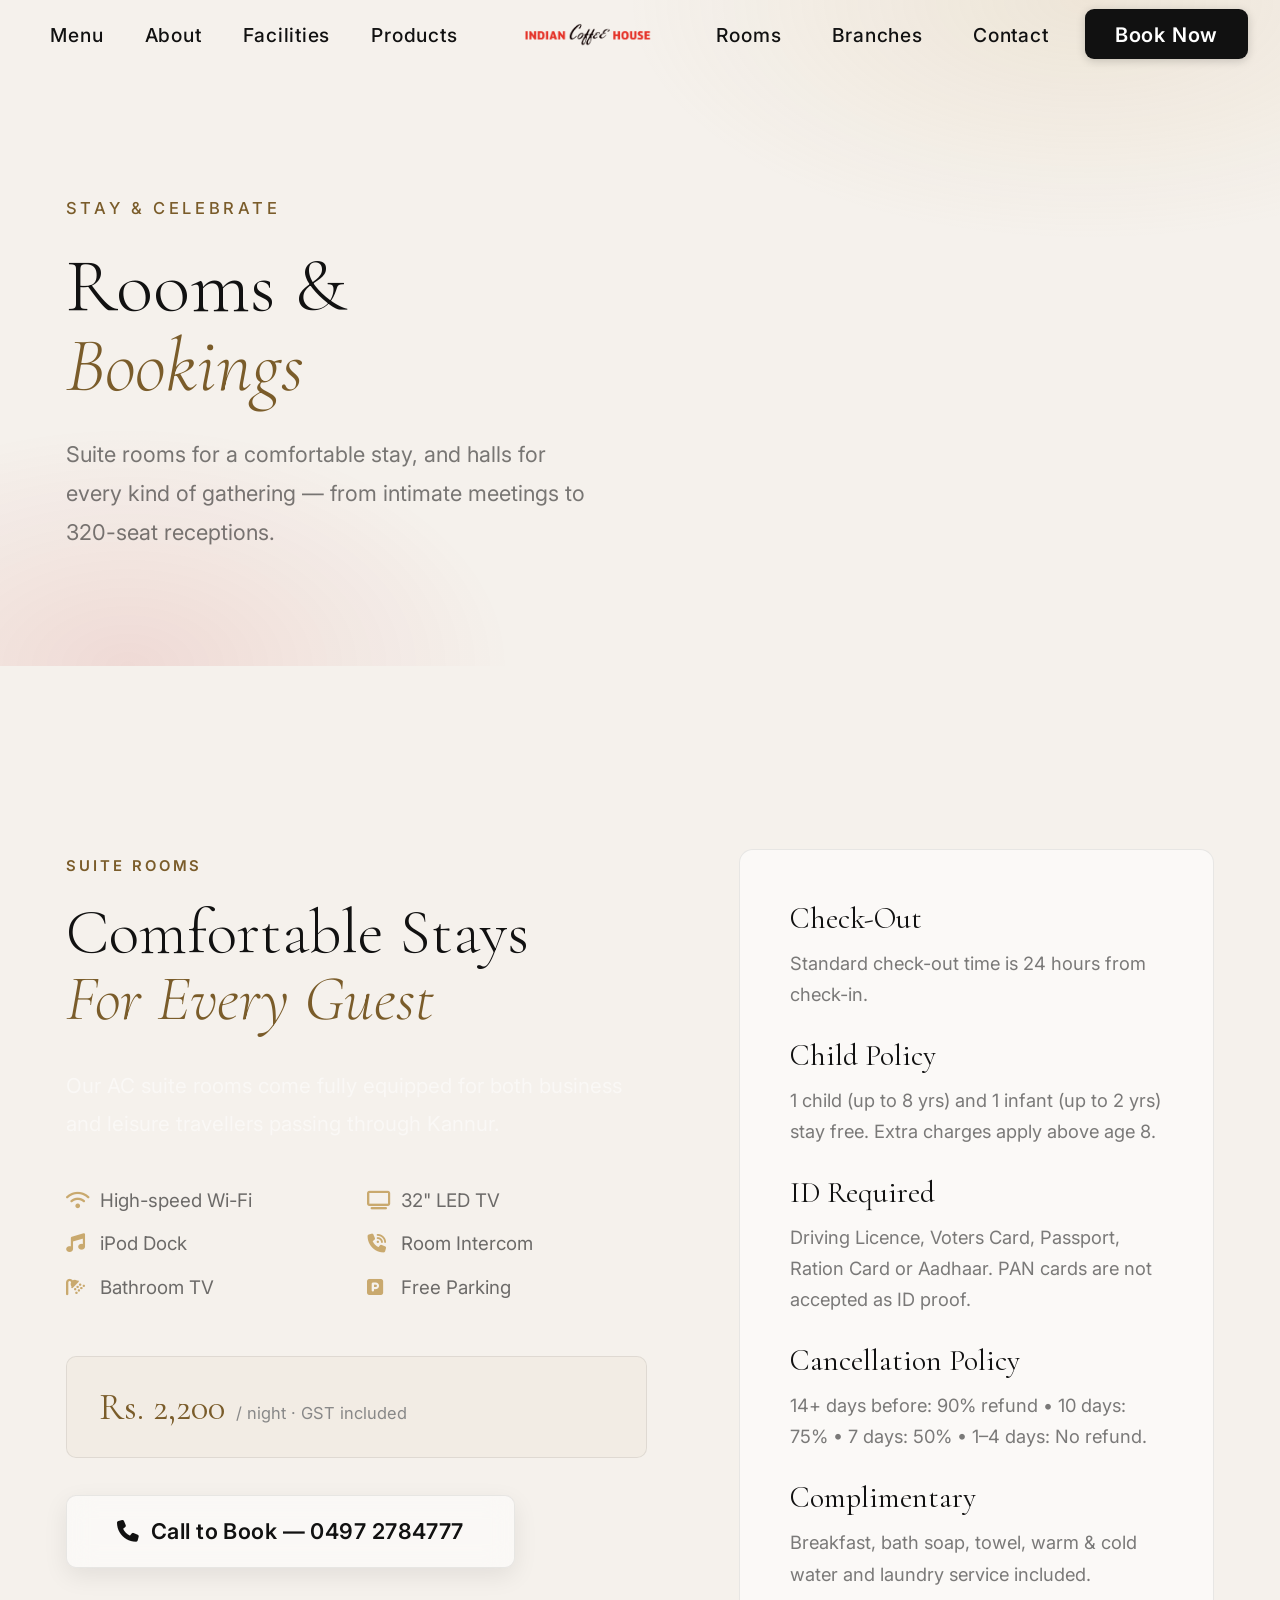
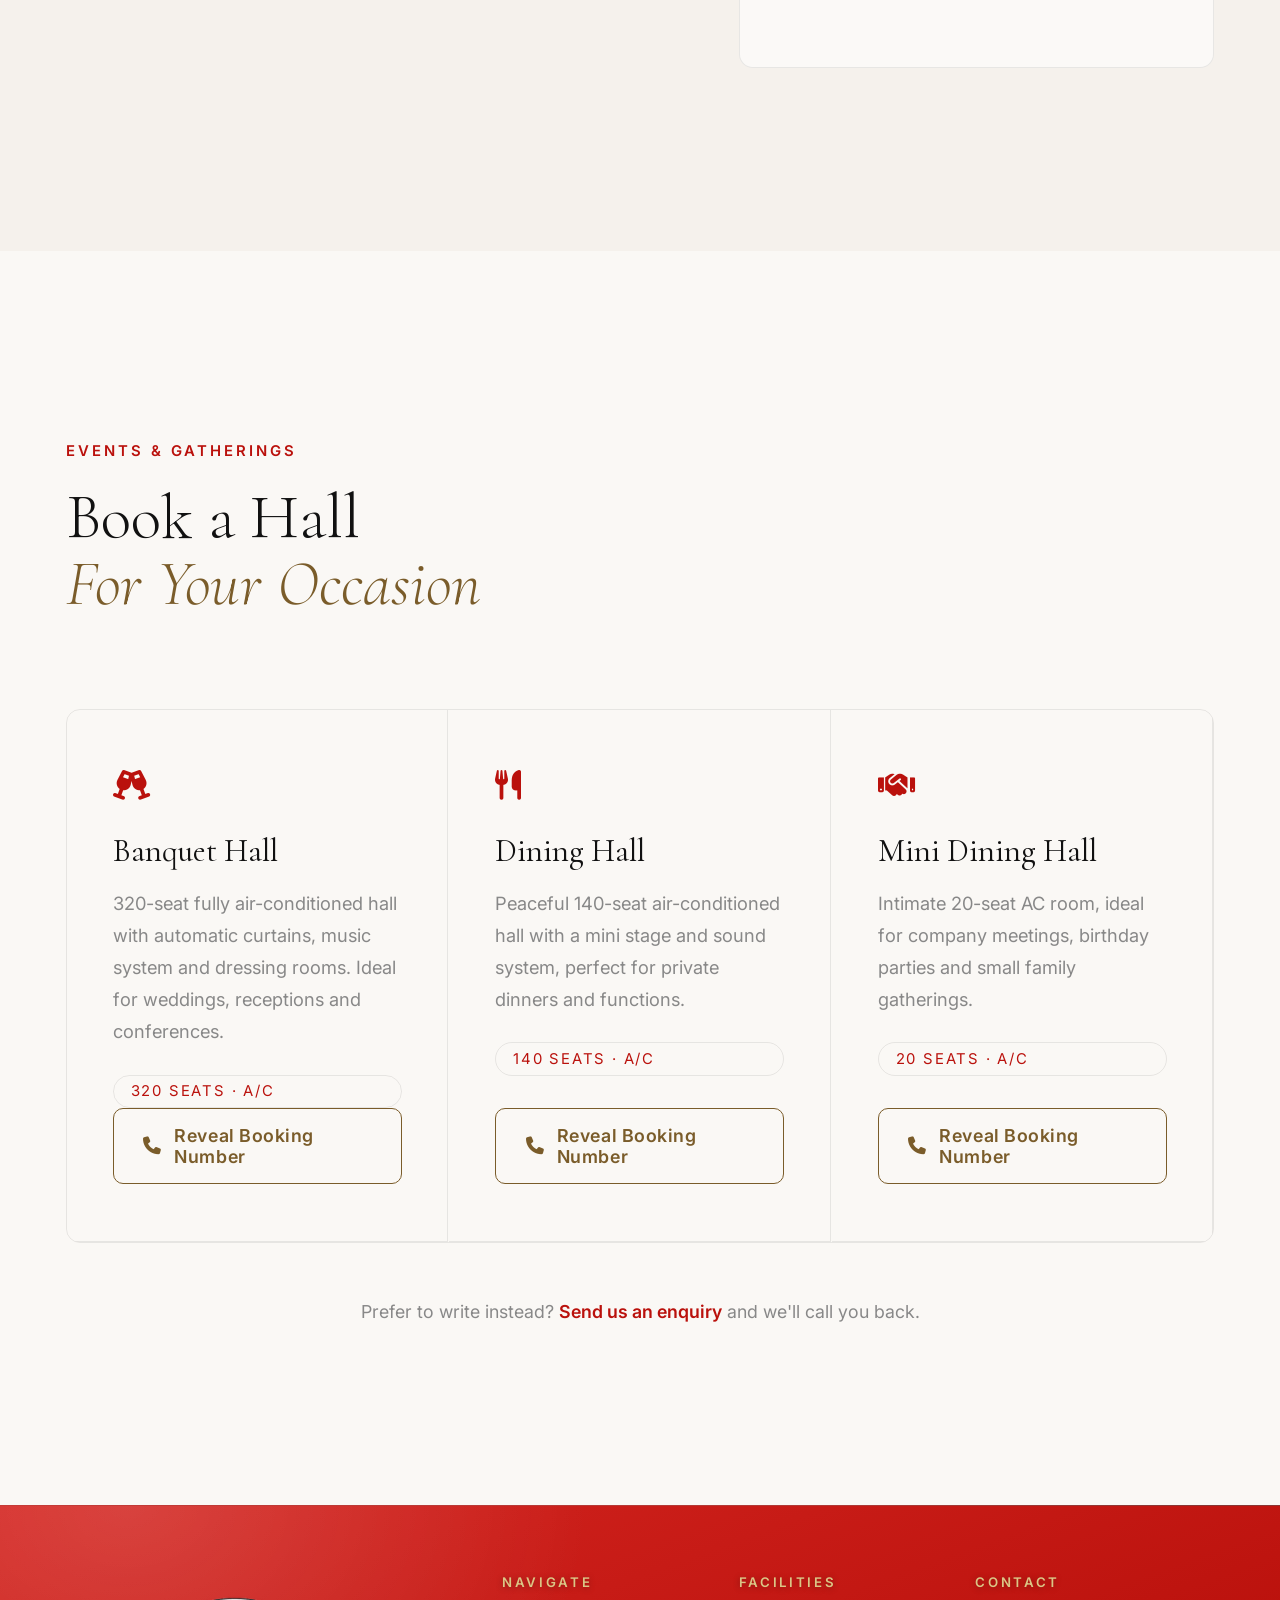
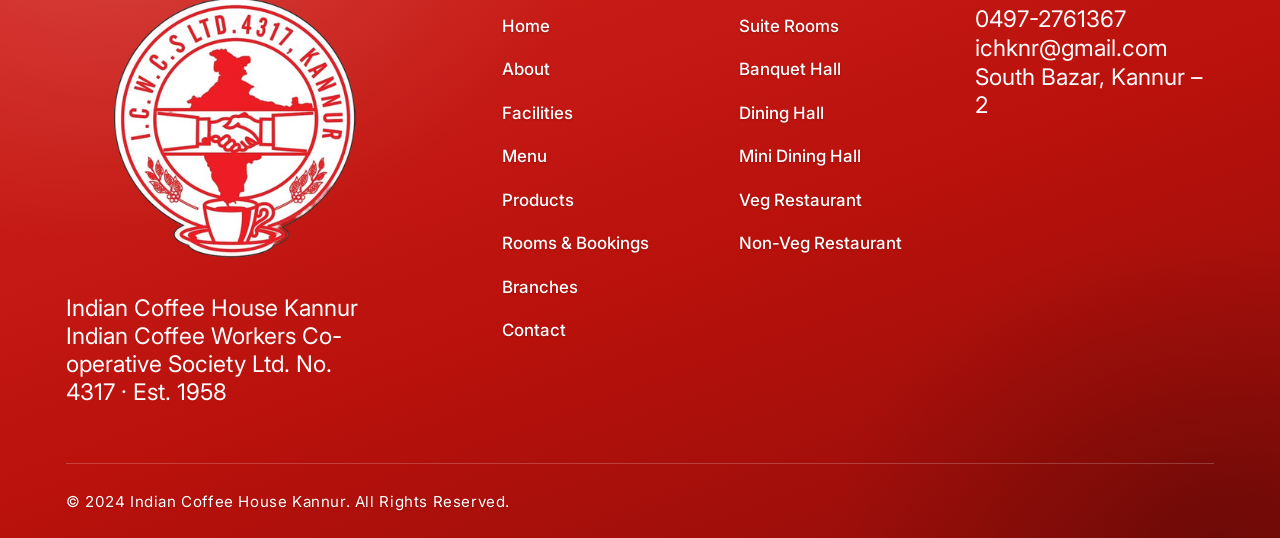
<file: Rooms.html>
<!DOCTYPE html>
<html lang="en">

<head>
    <meta charset="UTF-8" />
    <meta name="viewport" content="width=device-width, initial-scale=1.0" />
    <title>Rooms & Bookings — Indian Coffee House Kannur</title>
    <meta name="description"
        content="Book suite rooms, banquet hall, dining hall or mini dining hall at Indian Coffee House Kannur." />
    <link rel="icon" type="image/x-icon" href="favicon.ico" />
    <link rel="icon" type="image/png" sizes="16x16" href="favicon/favicon-16x16.png" />
    <link rel="icon" type="image/png" sizes="32x32" href="favicon/favicon-32x32.png" />
    <link rel="icon" type="image/png" sizes="48x48" href="favicon/favicon-48x48.png" />
    <link rel="icon" type="image/png" sizes="96x96" href="favicon/favicon-96x96.png" />
    <link rel="icon" type="image/png" sizes="192x192" href="favicon/favicon-192x192.png" />
    <link rel="apple-touch-icon" sizes="180x180" href="favicon/apple-touch-icon.png" />
    <link rel="manifest" href="favicon/site.webmanifest" />
    <meta name="theme-color" content="#ba110c" />
    <link rel="stylesheet" href="style.css" />
    <link rel="preconnect" href="https://fonts.googleapis.com" />
    <link
        href="https://fonts.googleapis.com/css2?family=Cormorant+Garamond:ital,wght@0,300;0,400;0,600;1,300;1,400&family=Inter:wght@300;400;500;600&display=swap"
        rel="stylesheet" />
    <link rel="stylesheet" href="https://cdnjs.cloudflare.com/ajax/libs/font-awesome/6.5.0/css/all.min.css" />
</head>

<body>
    <div class="page-loader" id="pageLoader" aria-hidden="true">
        <img src="images/ICW- Kannur.png" alt="" class="page-loader__mark" />
    </div>

    <nav class="nav" id="nav">
        <div class="nav__inner">
            <ul class="nav__links nav__links--left">
                <li><a href="menu.html">Menu</a></li>
                <li><a href="about.html">About</a></li>
                <li><a href="facilities.html">Facilities</a></li>
                <li><a href="products.html">Products</a></li>
            </ul>

            <a href="index.html" class="nav__logo-center" aria-label="Indian Coffee House — Home">
                <img src="images/ICH.png" alt="Indian Coffee House" class="nav__wordmark" />
            </a>

            <div class="nav__right-group">
                <ul class="nav__links nav__links--right">
                    <li><a href="rooms.html">Rooms</a></li>
                    <li><a href="branches.html">Branches</a></li>
                    <li><a href="contact.html">Contact</a></li>
                </ul>

                <a href="tel:04972784777" class="nav__cta nav__cta--desktop">Book Now</a>
            </div>

            <button class="nav__burger" id="burger" aria-label="Toggle menu">
                <span></span><span></span><span></span>
            </button>
        </div>

        <div class="nav__mobile" id="navMobile">
            <a href="index.html">Home</a>
            <a href="menu.html">Menu</a>
            <a href="about.html">About</a>
            <a href="facilities.html">Facilities</a>
            <a href="products.html">Products</a>
            <a href="rooms.html">Rooms &amp; Bookings</a>
            <a href="branches.html">Branches</a>
            <a href="contact.html">Contact</a>
            <a href="tel:04972784777" class="nav__cta nav__cta--mobile">Book Now</a>
        </div>
    </nav>

    <!-- ── PAGE HERO ──────────────────────────────── -->
    <section class="pagehero">
        <div class="pagehero__bg"></div>
        <div class="wrap pagehero__content">
            <p class="pagehero__eyebrow">Stay &amp; Celebrate</p>
            <h1 class="pagehero__title">Rooms &amp;<br /><em>Bookings</em></h1>
            <p class="pagehero__sub">Suite rooms for a comfortable stay, and halls for every kind of gathering — from
                intimate meetings to 320-seat receptions.</p>
        </div>
    </section>

    <!-- ── SUITE ROOMS ────────────────────────────── -->
    <section class="section section--dark" id="suite-rooms">
        <div class="wrap">
            <div class="book__grid">
                <div class="reveal">
                    <p class="tag tag--light">Suite Rooms</p>
                    <h2 class="heading heading--light">Comfortable Stays<br /><em>For Every Guest</em></h2>
                    <p class="body-text" style="color:rgba(255,255,255,.5)">Our AC suite rooms come fully equipped for
                        both business and leisure travellers passing through Kannur.</p>

                    <div class="book__amenities">
                        <div class="book__amenity"><i class="fa-solid fa-wifi"></i> High-speed Wi-Fi</div>
                        <div class="book__amenity"><i class="fa-solid fa-tv"></i> 32" LED TV</div>
                        <div class="book__amenity"><i class="fa-solid fa-music"></i> iPod Dock</div>
                        <div class="book__amenity"><i class="fa-solid fa-phone-volume"></i> Room Intercom</div>
                        <div class="book__amenity"><i class="fa-solid fa-shower"></i> Bathroom TV</div>
                        <div class="book__amenity"><i class="fa-solid fa-square-parking"></i> Free Parking</div>
                    </div>

                    <div class="book__price-strip">
                        <strong>Rs. 2,200</strong>
                        <span>/ night · GST included</span>
                    </div>

                    <a href="tel:04972784777" class="btn btn--gold"><i class="fa-solid fa-phone"></i> Call to Book —
                        0497 2784777</a>
                </div>

                <div class="reveal">
                    <div class="book__card">
                        <div class="book__card-top">
                            <h4>Check-Out</h4>
                        </div>
                        <p>Standard check-out time is 24 hours from check-in.</p>

                        <div class="book__card-top">
                            <h4>Child Policy</h4>
                        </div>
                        <p>1 child (up to 8 yrs) and 1 infant (up to 2 yrs) stay free. Extra charges apply above age 8.
                        </p>

                        <div class="book__card-top">
                            <h4>ID Required</h4>
                        </div>
                        <p>Driving Licence, Voters Card, Passport, Ration Card or Aadhaar. PAN cards are not accepted as
                            ID proof.</p>

                        <div class="book__card-top">
                            <h4>Cancellation Policy</h4>
                        </div>
                        <p>14+ days before: 90% refund &bull; 10 days: 75% &bull; 7 days: 50% &bull; 1–4 days: No
                            refund.</p>

                        <div class="book__card-top">
                            <h4>Complimentary</h4>
                        </div>
                        <p>Breakfast, bath soap, towel, warm &amp; cold water and laundry service included.</p>
                    </div>
                </div>
            </div>
        </div>
    </section>

    <!-- ── HALL BOOKINGS ──────────────────────────── -->
    <section class="section" id="hall-bookings">
        <div class="wrap">
            <div class="sec-head reveal">
                <p class="tag">Events &amp; Gatherings</p>
                <h2 class="heading">Book a Hall<br /><em>For Your Occasion</em></h2>
            </div>

            <div class="fac__grid" style="border-color:var(--border-l)">
                <div class="fac__card reveal" style="border-color:var(--border-l)">
                    <div class="fac__icon" style="color:var(--red)"><i class="fa-solid fa-champagne-glasses"></i></div>
                    <h3 style="color:var(--dark)">Banquet Hall</h3>
                    <p style="color:var(--muted)">320-seat fully air-conditioned hall with automatic curtains, music
                        system and dressing rooms. Ideal for weddings, receptions and conferences.</p>
                    <span class="fac__tag" style="color:var(--red);border-color:var(--border-l)">320 Seats · A/C</span>
                    <div style="margin-top:auto">
                        <a href="#" class="reveal-call" data-number="0497-2761367"><i class="fa-solid fa-phone"></i>
                            Reveal Booking Number</a>
                    </div>
                </div>
                <div class="fac__card reveal" style="border-color:var(--border-l)">
                    <div class="fac__icon" style="color:var(--red)"><i class="fa-solid fa-utensils"></i></div>
                    <h3 style="color:var(--dark)">Dining Hall</h3>
                    <p style="color:var(--muted)">Peaceful 140-seat air-conditioned hall with a mini stage and sound
                        system, perfect for private dinners and functions.</p>
                    <span class="fac__tag" style="color:var(--red);border-color:var(--border-l)">140 Seats · A/C</span>
                    <div style="margin-top:auto">
                        <a href="#" class="reveal-call" data-number="0497-2761467"><i class="fa-solid fa-phone"></i>
                            Reveal Booking Number</a>
                    </div>
                </div>
                <div class="fac__card reveal" style="border-color:var(--border-l)">
                    <div class="fac__icon" style="color:var(--red)"><i class="fa-solid fa-handshake"></i></div>
                    <h3 style="color:var(--dark)">Mini Dining Hall</h3>
                    <p style="color:var(--muted)">Intimate 20-seat AC room, ideal for company meetings, birthday parties
                        and small family gatherings.</p>
                    <span class="fac__tag" style="color:var(--red);border-color:var(--border-l)">20 Seats · A/C</span>
                    <div style="margin-top:auto">
                        <a href="#" class="reveal-call" data-number="0497-2764367"><i class="fa-solid fa-phone"></i>
                            Reveal Booking Number</a>
                    </div>
                </div>
            </div>

            <p style="text-align:center;margin-top:2.5rem;font-size:.78rem;color:var(--muted)">
                Prefer to write instead? <a href="contact.html" style="color:var(--red);font-weight:600">Send us an
                    enquiry</a> and we'll call you back.
            </p>
        </div>
    </section>

    <footer class="footer">
        <div class="footer__inner">
            <div class="footer__top">
                <div class="footer__brand">
                    <img src="images/ICW- Kannur.png" alt="Indian Coffee House" class="footer__mark" loading="lazy" decoding="async" />
                    <div>
                        <div class="footer__name">Indian Coffee House Kannur</div>
                        <div class="footer__sub">Indian Coffee Workers Co-operative Society Ltd. No. 4317 · Est. 1958
                        </div>
                    </div>
                </div>
                <div class="footer__nav">
                    <div class="footer__col">
                        <h5>Navigate</h5>
                        <a href="index.html">Home</a>
                        <a href="about.html">About</a>
                        <a href="facilities.html">Facilities</a>
                        <a href="menu.html">Menu</a>
                        <a href="products.html">Products</a>
                        <a href="rooms.html">Rooms &amp; Bookings</a>
                        <a href="branches.html">Branches</a>
                        <a href="contact.html">Contact</a>
                    </div>
                    <div class="footer__col">
                        <h5>Facilities</h5>
                        <a href="rooms.html">Suite Rooms</a>
                        <a href="rooms.html">Banquet Hall</a>
                        <a href="rooms.html">Dining Hall</a>
                        <a href="rooms.html">Mini Dining Hall</a>
                        <a href="menu.html">Veg Restaurant</a>
                        <a href="menu.html">Non-Veg Restaurant</a>
                    </div>
                    <div class="footer__col">
                        <h5>Contact</h5>
                        <span>0497-2761367</span>
                        <span>ichknr@gmail.com</span>
                        <span>South Bazar, Kannur – 2</span>
                    </div>
                </div>
            </div>
            <div class="footer__bottom">
                <span>© 2024 Indian Coffee House Kannur. All Rights Reserved.</span>
            </div>
        </div>
    </footer>

    <script src="script.js"></script>
</body>

</html>
</file>
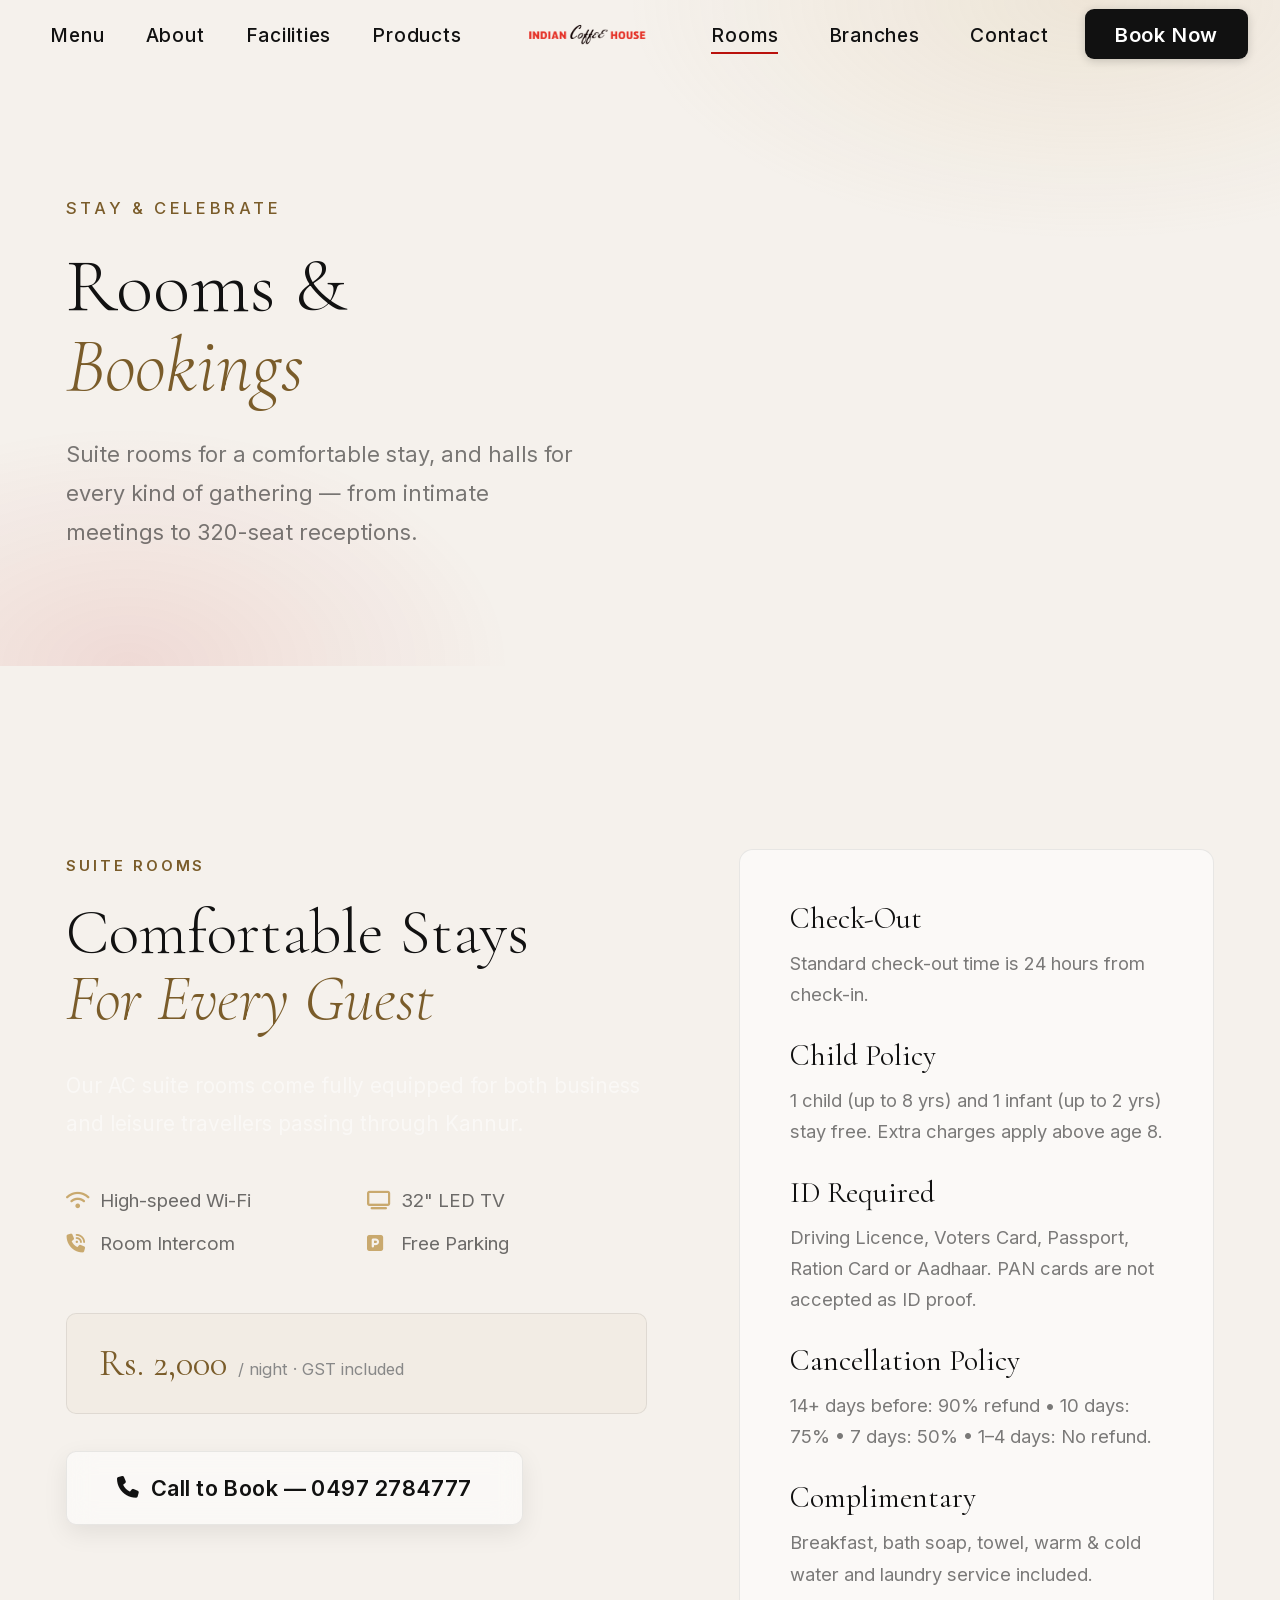
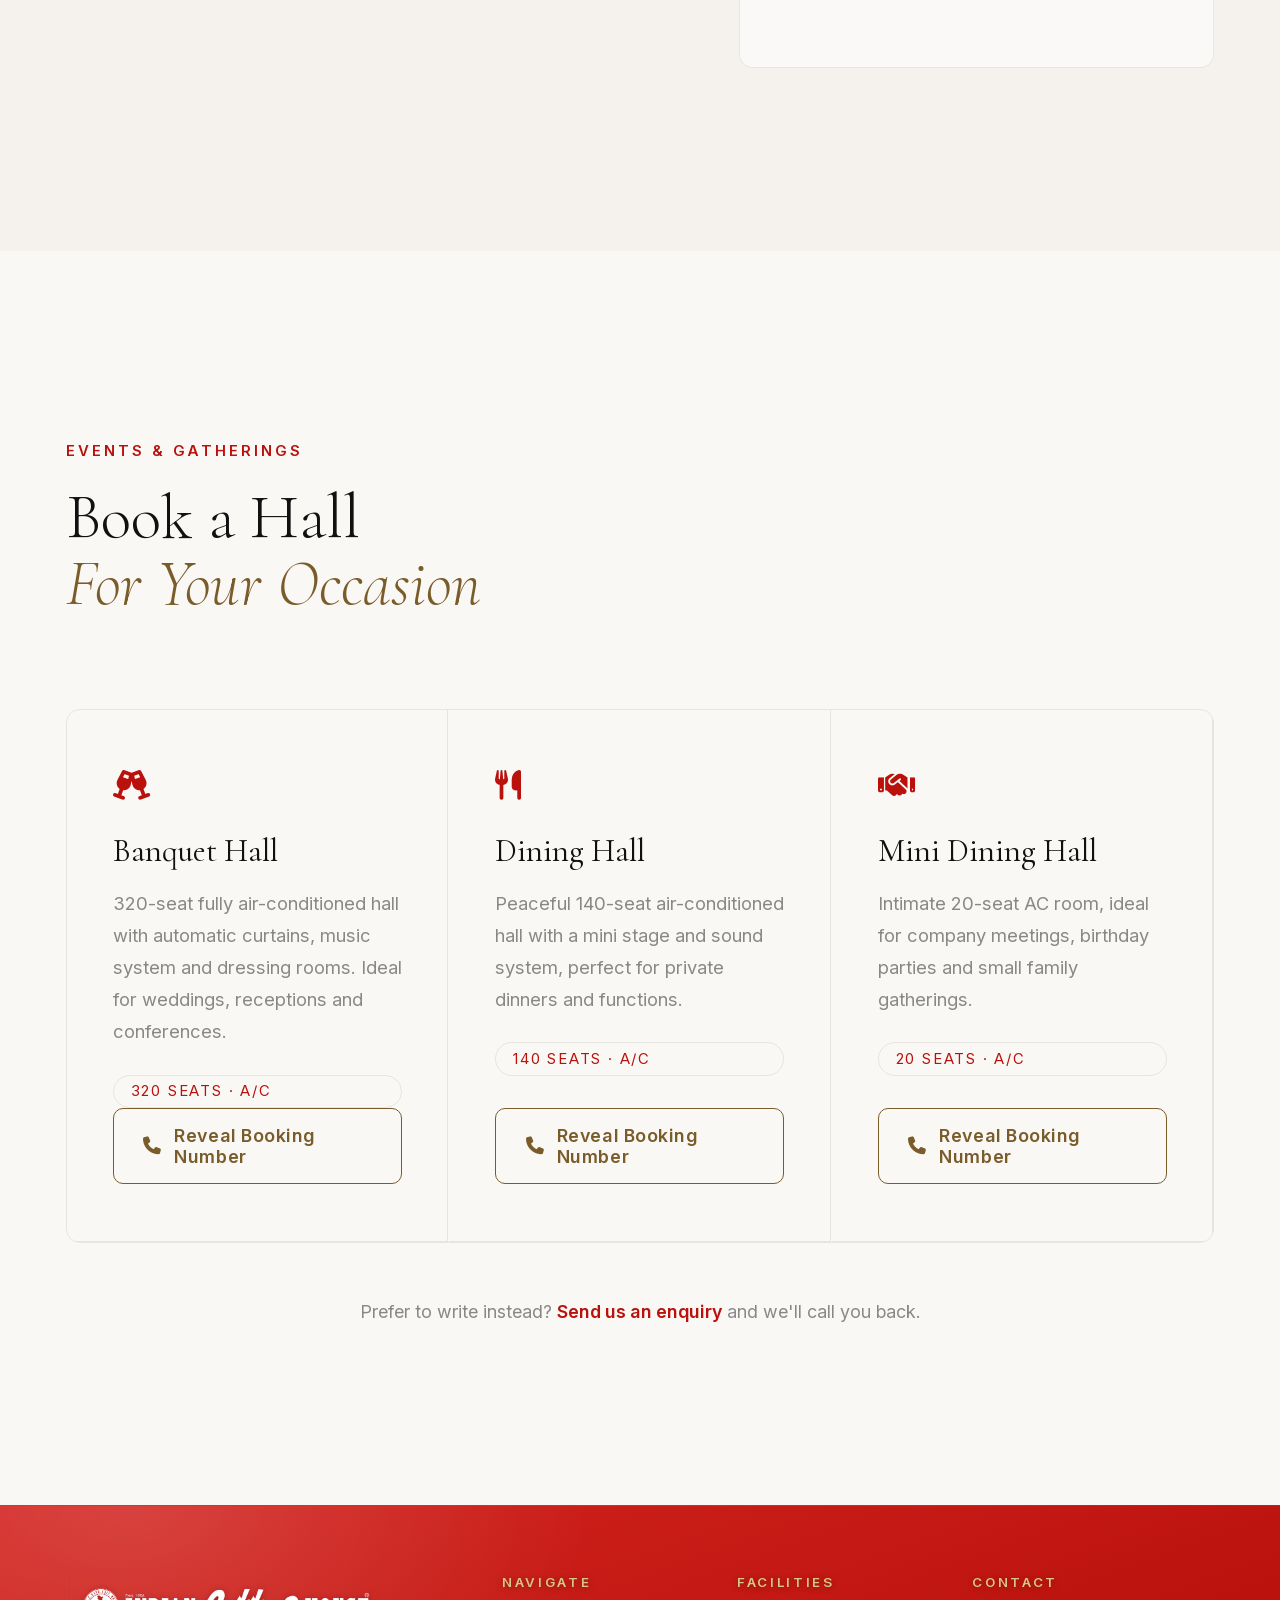
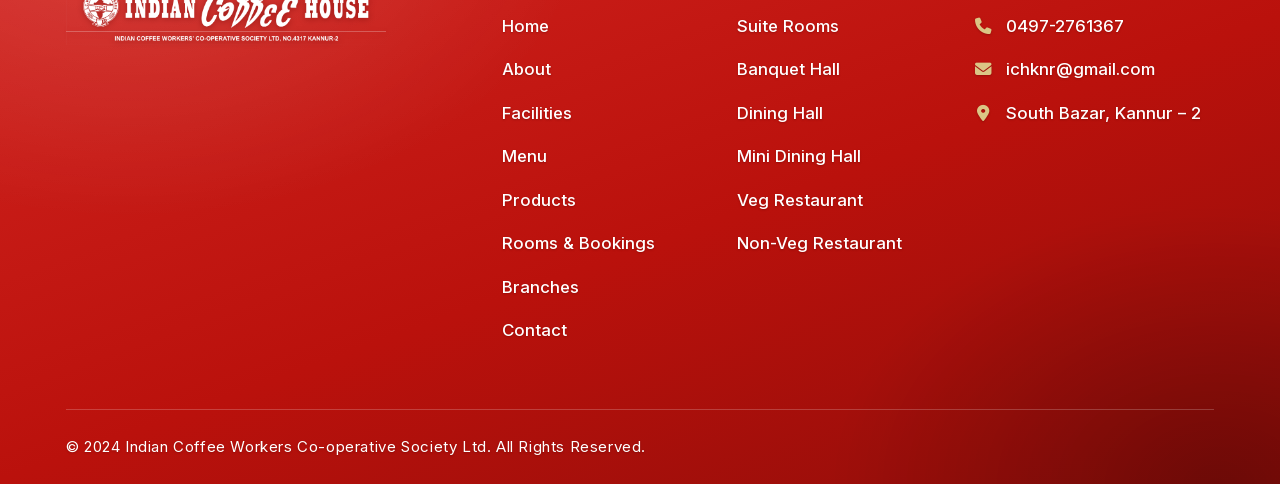
<file: rooms.html>
<!DOCTYPE html>
<html lang="en">

<head>
    <meta charset="UTF-8" />
    <meta name="viewport" content="width=device-width, initial-scale=1.0" />
    <title>Rooms & Bookings — Indian Coffee House Kannur</title>
    <meta name="description"
        content="Book suite rooms, banquet hall, dining hall or mini dining hall at Indian Coffee House Kannur." />
    <link rel="icon" type="image/x-icon" href="favicon.ico" />
    <link rel="icon" type="image/png" sizes="16x16" href="favicon/favicon-16x16.png" />
    <link rel="icon" type="image/png" sizes="32x32" href="favicon/favicon-32x32.png" />
    <link rel="icon" type="image/png" sizes="48x48" href="favicon/favicon-48x48.png" />
    <link rel="icon" type="image/png" sizes="96x96" href="favicon/favicon-96x96.png" />
    <link rel="icon" type="image/png" sizes="192x192" href="favicon/favicon-192x192.png" />
    <link rel="apple-touch-icon" sizes="180x180" href="favicon/apple-touch-icon.png" />
    <link rel="manifest" href="favicon/site.webmanifest" />
    <meta name="theme-color" content="#ba110c" />
    <link rel="stylesheet" href="style.min.css?v=4b4ab429" />
    <link rel="preconnect" href="https://cdnjs.cloudflare.com" crossorigin />
    <link rel="preload" href="https://cdnjs.cloudflare.com/ajax/libs/font-awesome/6.5.0/css/all.min.css" as="style" onload="this.onload=null;this.rel='stylesheet'" />
    <noscript><link rel="stylesheet" href="https://cdnjs.cloudflare.com/ajax/libs/font-awesome/6.5.0/css/all.min.css" /></noscript>
</head>

<body>
    <div class="page-loader" id="pageLoader" aria-hidden="true">
        <picture><source srcset="images/ICW-%20Kannur.webp" type="image/webp" /><img src="images/ICW- Kannur.png" alt="" class="page-loader__mark" width="420" height="420" /></picture>
    </div>

    <nav class="nav" id="nav">
        <div class="nav__inner">
            <ul class="nav__links nav__links--left">
                <li><a href="menu.html">Menu</a></li>
                <li><a href="about.html">About</a></li>
                <li><a href="facilities.html">Facilities</a></li>
                <li><a href="products.html">Products</a></li>
            </ul>

            <a href="index.html" class="nav__logo-center" aria-label="Indian Coffee House — Home">
                <img src="images/ICH.png" alt="Indian Coffee House" class="nav__wordmark" width="600" height="121"/>
            </a>

            <div class="nav__right-group">
                <ul class="nav__links nav__links--right">
                    <li><a href="rooms.html">Rooms</a></li>
                    <li><a href="branches.html">Branches</a></li>
                    <li><a href="contact.html">Contact</a></li>
                </ul>

                <a href="tel:04972784777" class="nav__cta nav__cta--desktop">Book Now</a>
            </div>

            <button class="nav__burger" id="burger" aria-label="Toggle menu">
                <span></span><span></span><span></span>
            </button>
        </div>

        <div class="nav__mobile" id="navMobile">
            <a href="index.html">Home</a>
            <a href="menu.html">Menu</a>
            <a href="about.html">About</a>
            <a href="facilities.html">Facilities</a>
            <a href="products.html">Products</a>
            <a href="rooms.html">Rooms &amp; Bookings</a>
            <a href="branches.html">Branches</a>
            <a href="contact.html">Contact</a>
            <a href="tel:04972784777" class="nav__cta nav__cta--mobile">Book Now</a>
        </div>
    </nav>

    <!-- ── PAGE HERO ──────────────────────────────── -->
    <section class="pagehero">
        <div class="pagehero__bg"></div>
        <div class="wrap pagehero__content">
            <p class="pagehero__eyebrow">Stay &amp; Celebrate</p>
            <h1 class="pagehero__title">Rooms &amp;<br /><em>Bookings</em></h1>
            <p class="pagehero__sub">Suite rooms for a comfortable stay, and halls for every kind of gathering — from
                intimate meetings to 320-seat receptions.</p>
        </div>
    </section>

    <!-- ── SUITE ROOMS ────────────────────────────── -->
    <section class="section section--dark" id="suite-rooms">
        <div class="wrap">
            <div class="book__grid">
                <div class="reveal">
                    <p class="tag tag--light">Suite Rooms</p>
                    <h2 class="heading heading--light">Comfortable Stays<br /><em>For Every Guest</em></h2>
                    <p class="body-text" style="color:rgba(255,255,255,.5)">Our AC suite rooms come fully equipped for
                        both business and leisure travellers passing through Kannur.</p>

                    <div class="book__amenities">
                        <div class="book__amenity"><i class="fa-solid fa-wifi"></i> High-speed Wi-Fi</div>
                        <div class="book__amenity"><i class="fa-solid fa-tv"></i> 32" LED TV</div>
                        <div class="book__amenity"><i class="fa-solid fa-phone-volume"></i> Room Intercom</div>
                        <div class="book__amenity"><i class="fa-solid fa-square-parking"></i> Free Parking</div>
                    </div>

                    <div class="book__price-strip">
                        <strong>Rs. 2,000</strong>
                        <span>/ night · GST included</span>
                    </div>

                    <a href="tel:04972784777" class="btn btn--gold"><i class="fa-solid fa-phone"></i> Call to Book —
                        0497 2784777</a>
                </div>

                <div class="reveal">
                    <div class="book__card">
                        <div class="book__card-top">
                            <h4>Check-Out</h4>
                        </div>
                        <p>Standard check-out time is 24 hours from check-in.</p>

                        <div class="book__card-top">
                            <h4>Child Policy</h4>
                        </div>
                        <p>1 child (up to 8 yrs) and 1 infant (up to 2 yrs) stay free. Extra charges apply above age 8.
                        </p>

                        <div class="book__card-top">
                            <h4>ID Required</h4>
                        </div>
                        <p>Driving Licence, Voters Card, Passport, Ration Card or Aadhaar. PAN cards are not accepted as
                            ID proof.</p>

                        <div class="book__card-top">
                            <h4>Cancellation Policy</h4>
                        </div>
                        <p>14+ days before: 90% refund &bull; 10 days: 75% &bull; 7 days: 50% &bull; 1–4 days: No
                            refund.</p>

                        <div class="book__card-top">
                            <h4>Complimentary</h4>
                        </div>
                        <p>Breakfast, bath soap, towel, warm &amp; cold water and laundry service included.</p>
                    </div>
                </div>
            </div>
        </div>
    </section>

    <!-- ── HALL BOOKINGS ──────────────────────────── -->
    <section class="section" id="hall-bookings">
        <div class="wrap">
            <div class="sec-head reveal">
                <p class="tag">Events &amp; Gatherings</p>
                <h2 class="heading">Book a Hall<br /><em>For Your Occasion</em></h2>
            </div>

            <div class="fac__grid" style="border-color:var(--border-l)">
                <div class="fac__card reveal" style="border-color:var(--border-l)">
                    <div class="fac__icon" style="color:var(--red)"><i class="fa-solid fa-champagne-glasses"></i></div>
                    <h3 style="color:var(--dark)">Banquet Hall</h3>
                    <p style="color:var(--muted)">320-seat fully air-conditioned hall with automatic curtains, music
                        system and dressing rooms. Ideal for weddings, receptions and conferences.</p>
                    <span class="fac__tag" style="color:var(--red);border-color:var(--border-l)">320 Seats · A/C</span>
                    <div style="margin-top:auto">
                        <a href="#" class="reveal-call" data-number="0497-2761367"><i class="fa-solid fa-phone"></i>
                            Reveal Booking Number</a>
                    </div>
                </div>
                <div class="fac__card reveal" style="border-color:var(--border-l)">
                    <div class="fac__icon" style="color:var(--red)"><i class="fa-solid fa-utensils"></i></div>
                    <h3 style="color:var(--dark)">Dining Hall</h3>
                    <p style="color:var(--muted)">Peaceful 140-seat air-conditioned hall with a mini stage and sound
                        system, perfect for private dinners and functions.</p>
                    <span class="fac__tag" style="color:var(--red);border-color:var(--border-l)">140 Seats · A/C</span>
                    <div style="margin-top:auto">
                        <a href="#" class="reveal-call" data-number="0497-2761467"><i class="fa-solid fa-phone"></i>
                            Reveal Booking Number</a>
                    </div>
                </div>
                <div class="fac__card reveal" style="border-color:var(--border-l)">
                    <div class="fac__icon" style="color:var(--red)"><i class="fa-solid fa-handshake"></i></div>
                    <h3 style="color:var(--dark)">Mini Dining Hall</h3>
                    <p style="color:var(--muted)">Intimate 20-seat AC room, ideal for company meetings, birthday parties
                        and small family gatherings.</p>
                    <span class="fac__tag" style="color:var(--red);border-color:var(--border-l)">20 Seats · A/C</span>
                    <div style="margin-top:auto">
                        <a href="#" class="reveal-call" data-number="0497-2764367"><i class="fa-solid fa-phone"></i>
                            Reveal Booking Number</a>
                    </div>
                </div>
            </div>

            <p style="text-align:center;margin-top:2.5rem;font-size:.78rem;color:var(--muted)">
                Prefer to write instead? <a href="contact.html" style="color:var(--red);font-weight:600">Send us an
                    enquiry</a> and we'll call you back.
            </p>
        </div>
    </section>

    <footer class="footer">
        <div class="footer__inner">
            <div class="footer__top">
                <div class="footer__brand">
                    <picture>
                        <source srcset="images/footer-banner.webp" type="image/webp" />
                        <img src="images/footer-banner.png" alt="Indian Coffee House, est. 1958 — Indian Coffee Workers' Co-operative Society Ltd, No. 4317, Kannur-2" class="footer__banner" width="2000" height="445" loading="lazy" decoding="async" />
                    </picture>
                </div>
                <div class="footer__nav">
                    <div class="footer__col">
                        <h5>Navigate</h5>
                        <a href="index.html">Home</a>
                        <a href="about.html">About</a>
                        <a href="facilities.html">Facilities</a>
                        <a href="menu.html">Menu</a>
                        <a href="products.html">Products</a>
                        <a href="rooms.html">Rooms &amp; Bookings</a>
                        <a href="branches.html">Branches</a>
                        <a href="contact.html">Contact</a>
                    </div>
                    <div class="footer__col">
                        <h5>Facilities</h5>
                        <a href="rooms.html">Suite Rooms</a>
                        <a href="rooms.html">Banquet Hall</a>
                        <a href="rooms.html">Dining Hall</a>
                        <a href="rooms.html">Mini Dining Hall</a>
                        <a href="menu.html">Veg Restaurant</a>
                        <a href="menu.html">Non-Veg Restaurant</a>
                    </div>
                    <div class="footer__col footer__col--contact">
                        <h5>Contact</h5>
                        <a href="tel:+914972761367"><i class="fa-solid fa-phone"></i>0497-2761367</a>
                        <a href="mailto:ichknr@gmail.com"><i class="fa-solid fa-envelope"></i>ichknr@gmail.com</a>
                        <a href="https://www.google.com/maps/search/?api=1&amp;query=Indian+Coffee+House+South+Bazar+Kannur" target="_blank" rel="noopener"><i class="fa-solid fa-location-dot"></i>South Bazar, Kannur – 2</a>
                    </div>
                </div>
            </div>
            <div class="footer__bottom">
                <span>© 2024 Indian Coffee Workers Co-operative Society Ltd. All Rights Reserved.</span>
            </div>
        </div>
    </footer>

    <script src="script.min.js?v=638664f8" defer></script>
</body>

</html>
</file>
<file: style.css>
/* ============================================================
   FONTS — self-hosted (latin subset only), replaces Google Fonts
   CDN link to drop the extra DNS/TLS round-trips to fonts.googleapis.com
   and fonts.gstatic.com. Each family is served by Google as a single
   variable-font file covering every weight used here, so one .woff2
   per style covers the whole range.
============================================================ */
@font-face {
    font-family: 'Cormorant Garamond';
    font-style: normal;
    font-weight: 300 600;
    font-display: swap;
    src: url('fonts/cormorant-garamond-normal.woff2') format('woff2');
    unicode-range: U+0000-00FF, U+0131, U+0152-0153, U+02BB-02BC, U+02C6, U+02DA, U+02DC, U+0304, U+0308, U+0329, U+2000-206F, U+20AC, U+2122, U+2191, U+2193, U+2212, U+2215, U+FEFF, U+FFFD;
}

@font-face {
    font-family: 'Cormorant Garamond';
    font-style: italic;
    font-weight: 300 400;
    font-display: swap;
    src: url('fonts/cormorant-garamond-italic.woff2') format('woff2');
    unicode-range: U+0000-00FF, U+0131, U+0152-0153, U+02BB-02BC, U+02C6, U+02DA, U+02DC, U+0304, U+0308, U+0329, U+2000-206F, U+20AC, U+2122, U+2191, U+2193, U+2212, U+2215, U+FEFF, U+FFFD;
}

@font-face {
    font-family: 'Inter';
    font-style: normal;
    font-weight: 300 600;
    font-display: swap;
    src: url('fonts/inter.woff2') format('woff2');
    unicode-range: U+0000-00FF, U+0131, U+0152-0153, U+02BB-02BC, U+02C6, U+02DA, U+02DC, U+0304, U+0308, U+0329, U+2000-206F, U+20AC, U+2122, U+2191, U+2193, U+2212, U+2215, U+FEFF, U+FFFD;
}

/* ============================================================
   VARIABLES
============================================================ */
:root {
    --red: #ba110c;
    --red-lt: #d42520;
    --gold: #c9a96e;
    --gold-lt: #dbc585;
    --gold-dk: #7a5c2a;
    --dark: #111111;
    --dark2: #1a1a1a;
    --dark3: #252525;
    --white: #ffffff;
    --cream: #faf8f5;
    --cream2: #f0ede8;
    --offwhite: #f5f1ec;
    --muted: #888888;
    --border-d: rgba(255, 255, 255, 0.09);
    --border-l: rgba(0, 0, 0, 0.08);
    --serif: 'Cormorant Garamond', Georgia, serif;
    --sans: 'Inter', system-ui, sans-serif;
    --ease: cubic-bezier(.4, 0, .2, 1);
    --nav-h: 84px;
}

/* ============================================================
   RESET
============================================================ */
*,
*::before,
*::after {
    box-sizing: border-box;
    margin: 0;
    padding: 0;
}

html {
    scroll-behavior: smooth;
    font-size: clamp(16px, 0.76vw + 13.15px, 23px);
}

body {
    font-family: var(--sans);
    background: var(--cream);
    color: var(--dark);
    overflow-x: hidden;
    -webkit-font-smoothing: antialiased;
}

a {
    text-decoration: none;
    color: inherit;
}

ul {
    list-style: none;
}

strong {
    font-weight: 600;
}

img {
    max-width: 100%;
    display: block;
}

::-webkit-scrollbar {
    width: 4px;
}

::-webkit-scrollbar-track {
    background: var(--dark);
}

::-webkit-scrollbar-thumb {
    background: var(--red);
    border-radius: 4px;
}

/* ============================================================
   PAGE LOADER
============================================================ */
.page-loader {
    position: fixed;
    inset: 0;
    z-index: 999;
    display: flex;
    align-items: center;
    justify-content: center;
    background: #ffffff;
    transition: opacity .4s var(--ease), visibility .4s var(--ease);
}

.page-loader.is-hidden {
    opacity: 0;
    visibility: hidden;
    pointer-events: none;
}

.page-loader__mark {
    width: clamp(64px, 16vw, 140px);
    height: auto;
    animation: pageLoaderSpin 1.4s linear infinite;
}

@keyframes pageLoaderSpin {
    to {
        transform: rotate(360deg);
    }
}

@media (prefers-reduced-motion: reduce) {
    .page-loader__mark {
        animation: none;
    }
}

/* ============================================================
   NAVBAR — floating, centered logo
============================================================ */
.nav {
    position: fixed;
    -webkit-transform: translateZ(0);
    transform: translateZ(0);
    top: 0;
    left: 0;
    right: 0;
    z-index: 100;
    background: transparent;
    border-bottom: 1px solid transparent;
    border-radius: 0;
    box-shadow: none;
    transition: background .3s var(--ease), box-shadow .3s var(--ease), border-color .3s var(--ease), backdrop-filter .3s var(--ease);
}

.nav.scrolled {
    background: rgba(247, 243, 238, .85);
    backdrop-filter: blur(14px);
    -webkit-backdrop-filter: blur(14px);
    border-bottom: 1px solid rgba(0, 0, 0, .06);
    box-shadow: 0 10px 34px rgba(17, 17, 17, .13);
}

.nav__inner {
    display: grid;
    grid-template-columns: 1fr auto 1fr;
    align-items: center;
    gap: 2rem;
    height: 68px;
    padding: 0 1.4rem;
}

.nav__links {
    display: flex;
    align-items: center;
    gap: .2rem;
}

.nav__links--left {
    justify-content: flex-start;
}

.nav__links--right {
    gap: .6rem;
}

.nav__right-group {
    display: flex;
    align-items: center;
    justify-content: flex-end;
    gap: .8rem;
}

.nav__links a {
    --pad: .8rem;
    position: relative;
    font-size: .84rem;
    font-weight: 500;
    color: var(--dark);
    padding: .5rem var(--pad);
    letter-spacing: .04em;
    white-space: nowrap;
    transition: color .2s;
}

/* Slim underline that draws in on hover and stays on the current page. */
.nav__links a::after {
    content: '';
    position: absolute;
    left: var(--pad);
    right: var(--pad);
    bottom: .2rem;
    height: 1.5px;
    background: var(--red);
    transform: scaleX(0);
    transform-origin: left;
    transition: transform .3s var(--ease);
}

.nav__links a:hover {
    color: var(--red);
}

.nav__links a:hover::after,
.nav__links a.active::after {
    transform: scaleX(1);
}

.nav__links a.active {
    color: var(--dark);
}

.nav__logo-center {
    display: flex;
    align-items: center;
    justify-content: center;
}

.nav__wordmark {
    width: clamp(120px, 12vw, 165px);
    height: auto;
    transition: transform .3s var(--ease);
}

.nav__logo-center:hover .nav__wordmark {
    transform: scale(1.06);
}

.nav__links--right {
    gap: .6rem;
}

.nav__cta {
    background: var(--dark);
    color: #ffffff !important;
    font-size: .88rem;
    font-weight: 600;
    letter-spacing: .04em;
    padding: .55rem 1.3rem;
    border-radius: 9px;
    white-space: nowrap;
    box-shadow: 0 2px 10px rgba(0, 0, 0, .18);
    transition: background .22s, transform .22s;
}

.nav__cta:hover {
    background: var(--dark3);
    transform: translateY(-1px);
}

.nav__cta--mobile {
    display: none;
    border-radius: 14px;
    background: rgba(17, 17, 17, .82);
    backdrop-filter: blur(12px);
    -webkit-backdrop-filter: blur(12px);
    border: 1px solid rgba(255, 255, 255, .12);
    box-shadow: 0 8px 24px rgba(17, 17, 17, .18);
    -webkit-tap-highlight-color: transparent;
    transition: background .2s, transform .2s;
}

.nav__cta--mobile:active {
    background: rgba(17, 17, 17, .95);
    transform: scale(.98);
}

.nav__burger {
    display: none;
    flex-direction: column;
    gap: 6px;
    background: none;
    border: none;
    cursor: pointer;
    padding: 4px;
    justify-self: end;
}

.nav__burger span {
    display: block;
    width: 20px;
    height: 1.5px;
    background: var(--dark);
    border-radius: 2px;
    transition: .3s var(--ease);
}

.nav__burger.open span:nth-child(1) {
    transform: rotate(45deg) translate(4px, 4px);
}

.nav__burger.open span:nth-child(2) {
    opacity: 0;
    transform: rotate(-45deg);
}

/* Mobile dropdown panel */
.nav__mobile {
    display: none;
    flex-direction: column;
    gap: .1rem;
    padding: .6rem;
    background: rgba(247, 243, 238, .97);
    backdrop-filter: blur(14px);
    -webkit-backdrop-filter: blur(14px);
    border-top: 1px solid var(--border-l);
}

.nav__mobile a {
    font-size: .85rem;
    font-weight: 600;
    color: var(--dark);
    padding: .75rem .9rem;
    border-radius: 8px;
    text-shadow: 0 1px 3px rgba(255, 255, 255, .3);
    transition: background .2s, color .2s;
    -webkit-tap-highlight-color: transparent;
}

.nav__mobile a:hover {
    color: var(--red);
    background: rgba(255, 255, 255, .45);
}

.nav__mobile a.active {
    color: #5a2e14;
    background: rgba(255, 255, 255, .55);
}

.nav__mobile .nav__cta--mobile {
    display: block;
    text-align: center;
    margin-top: .5rem;
}

.nav__mobile.open {
    display: flex;
}

/* ============================================================
   BUTTONS
============================================================ */
.btn {
    display: inline-flex;
    align-items: center;
    gap: .5rem;
    padding: 1rem 2.2rem;
    border-radius: 10px;
    font-family: var(--sans);
    font-size: .95rem;
    font-weight: 600;
    letter-spacing: .02em;
    cursor: pointer;
    border: none;
    transition: all .25s var(--ease);
}

.btn--gold {
    background: rgba(255, 255, 255, .5);
    backdrop-filter: blur(14px);
    -webkit-backdrop-filter: blur(14px);
    border: 1px solid rgba(17, 17, 17, .08);
    color: var(--dark);
    box-shadow: 0 8px 24px rgba(17, 17, 17, .08);
}

.btn--gold:hover {
    background: rgba(255, 255, 255, .8);
    box-shadow: 0 12px 32px rgba(17, 17, 17, .12);
    transform: translateY(-2px);
}

.btn--ghost {
    background: rgba(255, 255, 255, .25);
    backdrop-filter: blur(10px);
    -webkit-backdrop-filter: blur(10px);
    color: var(--dark);
    border: 1px solid rgba(17, 17, 17, .12);
}

.btn--ghost:hover {
    background: rgba(255, 255, 255, .5);
    border-color: var(--red);
    color: var(--red);
}

/* ============================================================
   HERO
============================================================ */
.hero {
    position: relative;
    min-height: 100vh;
    min-height: 100svh;
    display: flex;
    flex-direction: column;
    justify-content: flex-end;
    overflow: hidden;
    isolation: isolate;
    background: var(--dark);
    /* Hover-mask settings — script.js updates --mx/--my/--mask-r. */
    --mx: 50%;
    --my: 50%;
    --mask-r: 0px;
    --blur-base: 18px;
    --blur-hover: 4px;
}

.hero__media {
    position: absolute;
    inset: 0;
    z-index: 0;
}

.hero__layer {
    position: absolute;
    inset: 0;
    display: block;
}

.hero__layer img {
    width: 100%;
    height: 100%;
    object-fit: cover;
    object-position: 50% 35%;
    display: block;
}

/* Section 0 is the heavily blurred backdrop. Section 1 shows through two
   feathered masks that follow the pointer: a slightly blurred wide one and a
   sharp inner one, so the focus falls off smoothly outward instead of ending
   at a hard edge. Tune --blur-base / --blur-hover on .hero; the scale hides
   the soft edges blur leaves at the borders. */
.hero__layer {
    overflow: hidden;
}

.hero__layer img {
    transform: scale(1.12);
}

.hero__layer--base img {
    filter: blur(var(--blur-base)) brightness(1) saturate(1.08);
}

.hero__layer--soft img {
    filter: blur(var(--blur-hover));
}

.hero__layer--soft {
    -webkit-mask-image: radial-gradient(circle var(--mask-r) at var(--mx) var(--my), #000 0, rgba(0, 0, 0, .75) 35%, rgba(0, 0, 0, .3) 70%, transparent 100%);
    mask-image: radial-gradient(circle var(--mask-r) at var(--mx) var(--my), #000 0, rgba(0, 0, 0, .75) 35%, rgba(0, 0, 0, .3) 70%, transparent 100%);
    will-change: mask-image;
}

.hero__layer--reveal {
    -webkit-mask-image: radial-gradient(circle calc(var(--mask-r) * .7) at var(--mx) var(--my), #000 0, rgba(0, 0, 0, .8) 40%, rgba(0, 0, 0, .25) 75%, transparent 100%);
    mask-image: radial-gradient(circle calc(var(--mask-r) * .7) at var(--mx) var(--my), #000 0, rgba(0, 0, 0, .8) 40%, rgba(0, 0, 0, .25) 75%, transparent 100%);
    will-change: mask-image;
}

.hero__overlay {
    position: absolute;
    inset: 0;
    pointer-events: none;
    background:
        radial-gradient(ellipse 55% 45% at 50% 52%, rgba(0, 0, 0, .28), transparent 75%),
        linear-gradient(180deg, rgba(0, 0, 0, .38) 0%, rgba(0, 0, 0, .04) 30%, rgba(0, 0, 0, .08) 60%, rgba(0, 0, 0, .5) 100%);
}

.hero__content {
    position: relative;
    z-index: 1;
    flex: 1;
    width: 100%;
    max-width: 960px;
    margin: 0 auto;
    padding: calc(var(--nav-h) + 1.5rem) 1.5rem 2rem;
    display: flex;
    flex-direction: column;
    align-items: center;
    justify-content: center;
    text-align: center;
    pointer-events: none;
}

.hero__content a {
    pointer-events: auto;
}

.hero__eyebrow {
    font-size: .72rem;
    letter-spacing: .22em;
    text-transform: uppercase;
    color: var(--gold-lt);
    font-family: var(--sans);
    font-weight: 500;
    margin-bottom: 1.4rem;
    display: block;
    text-shadow: 0 1px 8px rgba(0, 0, 0, .6);
}

.hero__title {
    font-family: var(--serif);
    font-size: clamp(3rem, min(8.5vw, 13vh), 8rem);
    font-weight: 500;
    line-height: .95;
    letter-spacing: -.01em;
    color: var(--white);
    margin-bottom: 1.5rem;
    text-shadow: 0 4px 30px rgba(0, 0, 0, .55), 0 1px 3px rgba(0, 0, 0, .4);
}

.hero__title em {
    color: #f0d9a0;
    font-style: italic;
}

.hero__sub {
    font-size: 1rem;
    color: rgba(255, 255, 255, .85);
    max-width: 480px;
    margin: 0 0 2rem;
    line-height: 1.8;
    text-shadow: 0 1px 10px rgba(0, 0, 0, .6);
}

.hero__actions {
    display: flex;
    gap: 1rem;
    justify-content: center;
    flex-wrap: wrap;
}

.hero__actions .btn {
    height: 3rem;
    padding: 0 1.9rem;
    border-radius: 10px;
    font-size: .92rem;
    letter-spacing: .02em;
}

.hero .btn--gold {
    background: var(--red);
    border: 1px solid rgba(255, 255, 255, .22);
    color: var(--white);
    box-shadow: 0 8px 22px rgba(186, 17, 12, .45), inset 0 1px 0 rgba(255, 255, 255, .22);
    -webkit-backdrop-filter: none;
    backdrop-filter: none;
}

.hero .btn--gold:hover {
    background: var(--red-lt);
    box-shadow: 0 12px 28px rgba(186, 17, 12, .55), inset 0 1px 0 rgba(255, 255, 255, .28);
}

.hero .btn--ghost {
    background: rgba(255, 255, 255, .08);
    color: var(--white);
    border: 1px solid rgba(255, 255, 255, .6);
    text-shadow: 0 1px 6px rgba(0, 0, 0, .4);
}

.hero .btn--ghost:hover {
    background: rgba(255, 255, 255, .18);
    border-color: var(--white);
    transform: translateY(-2px);
}

/* Nav sits on the dark hero photo until it scrolls (index.html only). */
.nav--hero:not(.scrolled) .nav__links a {
    color: var(--white);
    text-shadow: 0 1px 8px rgba(0, 0, 0, .55);
}

/* The red wordmark disappears into the red photo, so show it white until the
   nav scrolls onto its light background. */
.nav--hero:not(.scrolled) .nav__wordmark {
    filter: brightness(0) invert(1) drop-shadow(0 1px 6px rgba(0, 0, 0, .5));
}

.nav--hero:not(.scrolled) .nav__links a:hover,
.nav--hero:not(.scrolled) .nav__links a.active {
    color: var(--white);
}

.nav--hero:not(.scrolled) .nav__links a::after {
    background: #f0d9a0;
}

.nav--hero:not(.scrolled) .nav__cta--desktop {
    background: var(--white);
    color: var(--dark) !important;
    text-shadow: none;
}

.nav--hero:not(.scrolled) .nav__burger span {
    background: var(--white);
}

.hero__stats {
    position: relative;
    z-index: 1;
    width: 100%;
    display: flex;
    justify-content: center;
    align-items: center;
    gap: 0;
    background: rgba(17, 17, 17, .38);
    -webkit-backdrop-filter: blur(14px);
    backdrop-filter: blur(14px);
    border-top: 1px solid rgba(255, 255, 255, .18);
}

.hero__stat {
    padding: 1.1rem 3rem;
    text-align: center;
    display: flex;
    flex-direction: column;
    gap: .25rem;
}

.hero__stat-n {
    font-family: var(--serif);
    font-size: 2.2rem;
    font-weight: 400;
    color: var(--gold-lt);
    line-height: 1;
    text-shadow: 0 2px 10px rgba(0, 0, 0, .4);
}

.hero__stat-l {
    font-size: .65rem;
    letter-spacing: .15em;
    text-transform: uppercase;
    color: rgba(255, 255, 255, .75);
}

.hero__stat-div {
    width: 1px;
    height: 40px;
    background: rgba(255, 255, 255, .22);
}

/* Reduced motion: the blurred backdrop only, no pointer-following reveal. */
@media (prefers-reduced-motion: reduce) {
    .hero__layer--soft,
    .hero__layer--reveal {
        display: none;
    }
}

/* ============================================================
   PAGE HERO (for interior pages)
============================================================ */
.pagehero {
    position: relative;
    padding: calc(var(--nav-h) + 5rem) 0 5rem;
    background: var(--offwhite);
    overflow: hidden;
}

.pagehero__bg {
    position: absolute;
    inset: 0;
    background:
        radial-gradient(ellipse 60% 60% at 85% 0%, rgba(201, 169, 110, .16) 0%, transparent 60%),
        radial-gradient(ellipse 50% 60% at 10% 100%, rgba(186, 17, 12, .1) 0%, transparent 60%),
        var(--offwhite);
}

.pagehero__content {
    position: relative;
    z-index: 1;
    max-width: 720px;
}

.pagehero__eyebrow {
    font-size: .72rem;
    letter-spacing: .22em;
    text-transform: uppercase;
    color: var(--gold-dk);
    font-weight: 500;
    margin-bottom: 1.2rem;
    display: block;
}

.pagehero__title {
    font-family: var(--serif);
    font-size: clamp(2.6rem, 6vw, 4.4rem);
    font-weight: 300;
    line-height: 1.05;
    color: var(--dark);
    margin-bottom: 1.2rem;
}

.pagehero__title em {
    color: var(--gold-dk);
    font-style: italic;
}

.pagehero__sub {
    font-size: .95rem;
    color: rgba(17, 17, 17, .55);
    max-width: 520px;
    line-height: 1.8;
}

/* ============================================================
   MARQUEE
============================================================ */
.marquee {
    overflow: hidden;
    background: var(--red);
    padding: .75rem 0;
    white-space: nowrap;
}

.marquee__track {
    display: inline-flex;
    align-items: center;
    gap: 2rem;
    animation: marquee 30s linear infinite;
}

.marquee__track span {
    font-size: .72rem;
    letter-spacing: .14em;
    text-transform: uppercase;
    font-weight: 600;
    color: #ffffff;
}

.marquee__dot {
    width: 5px !important;
    height: 5px !important;
    border-radius: 50% !important;
    background: rgba(255, 255, 255, .45) !important;
    flex-shrink: 0;
}

@keyframes marquee {
    from {
        transform: translateX(0);
    }

    to {
        transform: translateX(-50%);
    }
}

/* ============================================================
   HIGHLIGHT CARDS (home page)
============================================================ */
.highlights__grid {
    display: grid;
    grid-template-columns: repeat(3, 1fr);
    gap: 1.5rem;
}

.highlight {
    padding: 2.5rem 2rem;
    border: 1px solid var(--border-l);
    border-radius: 14px;
    background: var(--white);
    transition: box-shadow .3s, transform .3s;
}

.highlight:hover {
    box-shadow: 0 14px 40px rgba(17, 17, 17, .09);
    transform: translateY(-3px);
}

.highlight__icon {
    width: 52px;
    height: 52px;
    border-radius: 10px;
    background: var(--cream2);
    color: var(--red);
    display: flex;
    align-items: center;
    justify-content: center;
    font-size: 1.3rem;
    margin-bottom: 1.5rem;
}

.highlight h3 {
    font-family: var(--serif);
    font-size: 1.5rem;
    font-weight: 400;
    margin-bottom: .6rem;
}

.highlight p {
    font-size: .85rem;
    color: var(--muted);
    line-height: 1.75;
    margin-bottom: 1.2rem;
}

.highlight__link {
    font-size: .75rem;
    font-weight: 600;
    letter-spacing: .06em;
    text-transform: uppercase;
    color: var(--red);
    display: inline-flex;
    align-items: center;
    gap: .4rem;
    transition: gap .2s;
}

.highlight__link:hover {
    gap: .7rem;
}

/* ============================================================
   SECTION BASE
============================================================ */
.section {
    padding: 8rem 0;
}

.section--dark {
    background: var(--offwhite);
}

.section--tight {
    padding: 6rem 0;
}

.wrap {
    max-width: 1240px;
    margin: 0 auto;
    padding: 0 2rem;
}

.tag {
    display: inline-block;
    font-size: .65rem;
    letter-spacing: .2em;
    text-transform: uppercase;
    color: var(--red);
    font-weight: 600;
    margin-bottom: 1rem;
    font-family: var(--sans);
}

.tag--light {
    color: var(--gold-dk);
}

.heading {
    font-family: var(--serif);
    font-size: clamp(2.4rem, 5vw, 4rem);
    font-weight: 300;
    line-height: 1.05;
    color: var(--dark);
    margin-bottom: 1.5rem;
}

.heading--light {
    color: var(--dark);
}

.heading em {
    font-style: italic;
    color: var(--gold-dk);
}

.heading--light em {
    color: var(--gold-dk);
}

.body-text {
    font-size: .9rem;
    color: #5a5146;
    line-height: 1.85;
    margin-bottom: 1.1rem;
}

.sec-head {
    max-width: 520px;
    margin-bottom: 4rem;
}

/* ============================================================
   ABOUT
============================================================ */
.about__grid {
    display: grid;
    grid-template-columns: 1fr 1fr;
    gap: 6rem;
    align-items: center;
}

.about__right {
    position: relative;
}

.about__img-block {
    position: relative;
}

.about__img-inner {
    background: var(--dark3);
    border-radius: 14px;
    overflow: hidden;
    aspect-ratio: 332 / 440;
    display: flex;
    align-items: center;
    justify-content: center;
    border: 1px solid var(--border-l);
}

.about__img-photo {
    width: 100%;
    height: 100%;
    object-fit: cover;
    object-position: top center;
}

.about__badge {
    position: absolute;
    bottom: -1.5rem;
    right: -1.5rem;
    background: var(--gold);
    color: var(--dark);
    padding: 1.5rem 2rem;
    border-radius: 14px;
    text-align: center;
}

.about__badge-n {
    display: block;
    font-family: var(--serif);
    font-size: 2.2rem;
    font-weight: 400;
    line-height: 1;
}

.about__badge-l {
    display: block;
    font-size: .65rem;
    letter-spacing: .15em;
    text-transform: uppercase;
    font-weight: 600;
    margin-top: .3rem;
}

.about__cards {
    display: grid;
    grid-template-columns: 1fr 1fr;
    gap: 1rem;
    margin-top: 3rem;
}

.about__mini {
    background: var(--white);
    border: 1px solid var(--border-l);
    border-radius: 14px;
    padding: 1.3rem;
    display: flex;
    align-items: center;
    gap: .85rem;
    box-shadow: 0 2px 12px rgba(0, 0, 0, .05);
}

.about__mini i {
    font-size: 1.1rem;
    color: var(--red);
}

.about__mini-n {
    font-family: var(--serif);
    font-size: 1.4rem;
    font-weight: 400;
    color: var(--dark);
    line-height: 1;
}

.about__mini-l {
    font-size: .67rem;
    color: var(--muted);
    letter-spacing: .06em;
    margin-top: .2rem;
}

/* ============================================================
   TIMELINE (about page)
============================================================ */
.timeline {
    position: relative;
    max-width: 780px;
    margin: 0 auto;
    padding-left: 2.4rem;
}

.timeline::before {
    content: '';
    position: absolute;
    left: 6px;
    top: 6px;
    bottom: 6px;
    width: 1px;
    background: var(--border-l);
}

.timeline__item {
    position: relative;
    padding-bottom: 2.8rem;
}

.timeline__item:last-child {
    padding-bottom: 0;
}

.timeline__dot {
    position: absolute;
    left: -2.4rem;
    top: .2rem;
    width: 13px;
    height: 13px;
    border-radius: 50%;
    background: var(--gold);
    border: 2px solid var(--offwhite);
}

.timeline__year {
    font-family: var(--serif);
    font-size: 1.5rem;
    color: var(--gold-dk);
    margin-bottom: .4rem;
}

.timeline__item h4 {
    font-size: .85rem;
    font-weight: 600;
    color: var(--dark);
    letter-spacing: .03em;
    margin-bottom: .5rem;
}

.timeline__item p {
    font-size: .82rem;
    color: rgba(17, 17, 17, .5);
    line-height: 1.75;
}

/* ============================================================
   FACILITIES
============================================================ */
.fac__grid {
    display: grid;
    grid-template-columns: repeat(3, 1fr);
    gap: 1px;
    border: 1px solid var(--border-l);
    border-radius: 14px;
    overflow: hidden;
}

.fac__card {
    display: flex;
    flex-direction: column;
    padding: 2.5rem 2rem;
    border-right: 1px solid var(--border-l);
    border-bottom: 1px solid var(--border-l);
    transition: background .3s;
}

.fac__card:hover {
    background: rgba(201, 169, 110, .06);
}

.fac__card--large {
    background: rgba(201, 169, 110, .04);
}

.fac__num {
    font-family: var(--serif);
    font-size: .9rem;
    color: var(--gold-dk);
    margin-bottom: 1.5rem;
    font-style: italic;
}

.fac__icon {
    font-size: 1.3rem;
    color: var(--gold);
    margin-bottom: 1.2rem;
    display: block;
}

.fac__card h3 {
    font-family: var(--serif);
    font-size: 1.4rem;
    font-weight: 400;
    color: var(--dark);
    margin-bottom: .75rem;
}

.fac__card p {
    font-size: .8rem;
    color: rgba(17, 17, 17, .5);
    line-height: 1.75;
    margin-bottom: 1.2rem;
}

.fac__price {
    font-family: var(--serif);
    font-size: 1.1rem;
    color: var(--gold-dk);
    margin-bottom: 1.2rem;
}

.fac__price small {
    font-size: .72rem;
    color: var(--muted);
    font-family: var(--sans);
}

.fac__tag {
    display: inline-block;
    font-size: .65rem;
    letter-spacing: .12em;
    text-transform: uppercase;
    color: var(--gold-dk);
    border: 1px solid var(--border-l);
    padding: .3rem .75rem;
    border-radius: 999px;
}

.fac__link {
    display: inline-flex;
    align-items: center;
    gap: .4rem;
    font-size: .75rem;
    font-weight: 600;
    letter-spacing: .06em;
    color: var(--gold-dk);
    text-transform: uppercase;
    transition: gap .22s;
    margin-top: auto;
    padding-top: 1.2rem;
}

.fac__link:hover {
    gap: .7rem;
}

/* ============================================================
   TARIFF / POLICIES
============================================================ */
.tariff__grid {
    display: grid;
    grid-template-columns: repeat(3, 1fr);
    gap: 0;
    border: 1px solid var(--border-l);
    border-radius: 14px;
    overflow: hidden;
}

.tariff__item {
    padding: 2.2rem;
    border-right: 1px solid var(--border-l);
    border-bottom: 1px solid var(--border-l);
}

.tariff__item>i {
    font-size: 1.1rem;
    color: var(--red);
    display: block;
    margin-bottom: 1.1rem;
}

.tariff__item h4 {
    font-family: var(--serif);
    font-size: 1.1rem;
    font-weight: 400;
    color: var(--dark);
    margin-bottom: .6rem;
}

.tariff__item p {
    font-size: .78rem;
    color: var(--muted);
    line-height: 1.7;
}

/* ============================================================
   ROOMS & BOOKINGS
============================================================ */
.book__grid {
    display: grid;
    grid-template-columns: 1.1fr .9fr;
    gap: 4rem;
    align-items: start;
}

.book__amenities {
    display: grid;
    grid-template-columns: 1fr 1fr;
    gap: .9rem;
    margin: 2rem 0 2.5rem;
}

.book__amenity {
    display: flex;
    align-items: center;
    gap: .7rem;
    font-size: .82rem;
    color: rgba(17, 17, 17, .6);
}

.book__amenity i {
    color: var(--gold);
    width: 18px;
}

.book__card {
    background: rgba(255, 255, 255, .6);
    border: 1px solid var(--border-l);
    border-radius: 14px;
    padding: 2.2rem;
}

.book__card+.book__card {
    margin-top: 1.2rem;
}

.book__card-top {
    display: flex;
    justify-content: space-between;
    align-items: flex-start;
    gap: 1rem;
    margin-bottom: .5rem;
}

.book__card h4 {
    font-family: var(--serif);
    font-size: 1.3rem;
    font-weight: 400;
    color: var(--dark);
}

.book__card p {
    font-size: .8rem;
    color: rgba(17, 17, 17, .55);
    line-height: 1.7;
    margin-bottom: 1.2rem;
}

.reveal-call {
    display: inline-flex;
    align-items: center;
    gap: .55rem;
    background: transparent;
    border: 1px solid var(--gold-dk);
    color: var(--gold-dk);
    font-family: var(--sans);
    font-size: .78rem;
    font-weight: 600;
    letter-spacing: .03em;
    padding: .7rem 1.3rem;
    border-radius: 10px;
    cursor: pointer;
    transition: background .22s, color .22s;
}

.reveal-call:hover {
    background: var(--gold);
    color: var(--dark);
}

.reveal-call.revealed {
    background: var(--gold);
    color: var(--dark);
    cursor: default;
}

.book__price-strip {
    display: flex;
    align-items: baseline;
    gap: .5rem;
    margin: 1.4rem 0 1.6rem;
    padding: 1.2rem 1.4rem;
    background: rgba(201, 169, 110, .06);
    border: 1px solid var(--border-l);
    border-radius: 10px;
}

.book__price-strip strong {
    font-family: var(--serif);
    font-size: 1.6rem;
    color: var(--gold-dk);
    font-weight: 400;
}

.book__price-strip span {
    font-size: .72rem;
    color: var(--muted);
}

/* ============================================================
   MENU
============================================================ */
.menu__switcher {
    display: flex;
    gap: 0;
    margin-bottom: 3rem;
    border: 1px solid var(--border-l);
    border-radius: 10px;
    overflow: hidden;
    width: fit-content;
}

.menu__btn {
    padding: .65rem 2rem;
    font-family: var(--sans);
    font-size: .78rem;
    font-weight: 600;
    letter-spacing: .08em;
    text-transform: uppercase;
    color: rgba(17, 17, 17, .45);
    background: transparent;
    border: none;
    cursor: pointer;
    transition: all .25s;
}

.menu__btn.active {
    background: var(--gold);
    color: var(--dark);
}

.menu__btn:not(.active):hover {
    color: var(--dark);
}

.menu__panel {
    display: none;
}

.menu__panel.active {
    display: block;
}

.menu__meta {
    display: flex;
    gap: 2.5rem;
    margin-bottom: 2rem;
    flex-wrap: wrap;
    align-items: center;
}

.menu__meta span {
    font-size: .75rem;
    letter-spacing: .06em;
    color: rgba(17, 17, 17, .5);
    display: flex;
    align-items: center;
    gap: .5rem;
}

.menu__meta i {
    color: var(--gold);
}

.menu__grid {
    display: grid;
    grid-template-columns: repeat(4, 1fr);
    border: 1px solid var(--border-l);
    border-radius: 14px;
    overflow: hidden;
}

.menu__item {
    padding: 1.1rem 1.4rem;
    font-size: .8rem;
    color: rgba(17, 17, 17, .65);
    font-family: var(--sans);
    border-right: 1px solid var(--border-l);
    border-bottom: 1px solid var(--border-l);
    transition: background .22s, color .22s;
    cursor: default;
}

.menu__item:hover {
    background: rgba(201, 169, 110, .1);
    color: var(--dark);
}

/* ============================================================
   CAROUSEL
============================================================ */
.carousel__wrap {
    display: flex;
    align-items: center;
    gap: 1.5rem;
}

.carousel__vp {
    overflow: hidden;
    flex: 1;
    min-width: 0;
}

.carousel__track {
    position: relative;
    display: flex;
    gap: 1.5rem;
    transition: transform .5s var(--ease);
}

.carousel__btn {
    width: 46px;
    height: 46px;
    border-radius: 50%;
    background: transparent;
    border: 1px solid var(--border-l);
    color: var(--dark);
    font-size: .85rem;
    cursor: pointer;
    flex-shrink: 0;
    display: flex;
    align-items: center;
    justify-content: center;
    transition: all .25s var(--ease);
}

.carousel__btn:hover {
    background: var(--red);
    color: #ffffff;
    border-color: var(--red);
}

/* ============================================================
   COMMITTEE
============================================================ */
.member {
    min-width: 160px;
    flex-shrink: 0;
    padding: 2rem 1.5rem;
    text-align: center;
    border: 1px solid var(--border-l);
    border-radius: 14px;
    background: rgba(255, 255, 255, .6);
    transition: border-color .25s, box-shadow .25s;
}

.member:hover {
    border-color: var(--gold);
    box-shadow: 0 4px 24px rgba(0, 0, 0, .2);
}

.member__init {
    width: 56px;
    height: 56px;
    border-radius: 50%;
    background: rgba(201, 169, 110, .1);
    color: var(--gold-dk);
    font-size: .72rem;
    font-weight: 700;
    letter-spacing: .04em;
    display: flex;
    align-items: center;
    justify-content: center;
    margin: 0 auto 1rem;
    font-family: var(--sans);
    border: 1px solid var(--border-l);
}

.member__name {
    font-family: var(--serif);
    font-size: .95rem;
    font-weight: 400;
    color: var(--dark);
    margin-bottom: .35rem;
}

.member__role {
    font-size: .62rem;
    letter-spacing: .12em;
    text-transform: uppercase;
    color: var(--gold-dk);
    font-weight: 600;
}

/* ============================================================
   BRANCHES
============================================================ */
.branch__tabs {
    display: flex;
    gap: 0;
    margin-bottom: 3rem;
    border: 1px solid var(--border-l);
    border-radius: 10px;
    overflow: hidden;
    width: fit-content;
}

.branch__tab {
    padding: .6rem 1.8rem;
    font-family: var(--sans);
    font-size: .75rem;
    font-weight: 600;
    letter-spacing: .07em;
    text-transform: uppercase;
    color: rgba(17, 17, 17, .45);
    background: transparent;
    border: none;
    cursor: pointer;
    transition: all .25s;
}

.branch__tab.active {
    background: var(--gold);
    color: var(--dark);
}

.branch__tab:not(.active):hover {
    color: var(--dark);
}

.branch__panel {
    display: none;
}

.branch__panel.active {
    display: block;
}

.branch-grid {
    display: grid;
    grid-template-columns: repeat(3, 1fr);
    gap: 1.5rem;
}

.branch-card {
    position: relative;
    aspect-ratio: 326 / 264;
    border-radius: 16px;
    overflow: hidden;
    background: var(--dark3);
}

.branch-card img {
    width: 100%;
    height: 100%;
    object-fit: cover;
    display: block;
    transition: filter .35s var(--ease), transform .5s var(--ease);
}

.branch-card:hover img {
    filter: blur(3px) brightness(.5);
    transform: scale(1.05);
}

.branch-card__overlay {
    position: absolute;
    inset: 0;
    display: flex;
    flex-direction: column;
    align-items: center;
    justify-content: center;
    gap: .3rem;
    padding: 1rem;
    text-align: center;
    opacity: 0;
    transition: opacity .35s var(--ease);
}

.branch-card:hover .branch-card__overlay {
    opacity: 1;
}

.branch-card__overlay h4 {
    font-family: var(--serif);
    font-size: 1.15rem;
    font-weight: 400;
    color: #ffffff;
}

.branch-card__overlay p {
    font-size: .74rem;
    color: rgba(255, 255, 255, .75);
    line-height: 1.5;
}

.branch-card__overlay a {
    display: inline-flex;
    align-items: center;
    gap: .35rem;
    font-size: .72rem;
    font-weight: 600;
    color: var(--gold);
    letter-spacing: .03em;
    margin-top: .2rem;
    transition: opacity .2s;
}

.branch-card__overlay a:hover {
    opacity: .75;
}

.other__grid {
    display: grid;
    grid-template-columns: repeat(5, 1fr);
    gap: 1.5rem;
}

.other__item {
    padding: 2.5rem 1rem;
    text-align: center;
    border: 1px solid var(--border-l);
    border-radius: 14px;
    display: flex;
    flex-direction: column;
    align-items: center;
    gap: .75rem;
    background: rgba(255, 255, 255, .6);
    transition: background .25s;
}

.other__item:hover {
    background: rgba(201, 169, 110, .06);
}

.other__item i {
    font-size: 1.1rem;
    color: var(--gold);
}

.other__item span {
    font-family: var(--serif);
    font-size: 1.1rem;
    color: var(--dark);
}

/* ============================================================
   PLACES
============================================================ */
.place {
    min-width: 290px;
    flex-shrink: 0;
    padding: 2.2rem;
    border: 1px solid var(--border-l);
    border-radius: 14px;
    background: var(--white);
    transition: box-shadow .25s;
}

.place:hover {
    box-shadow: 0 8px 32px rgba(0, 0, 0, .08);
}

.place__dist {
    font-size: .62rem;
    letter-spacing: .15em;
    text-transform: uppercase;
    color: var(--red);
    font-weight: 600;
    margin-bottom: 1rem;
    display: inline-block;
}

.place h4 {
    font-family: var(--serif);
    font-size: 1.1rem;
    font-weight: 400;
    color: var(--dark);
    margin-bottom: .65rem;
}

.place p {
    font-size: .78rem;
    color: var(--muted);
    line-height: 1.75;
}

/* ============================================================
   PRODUCTS (placeholder)
============================================================ */
.products__grid {
    display: grid;
    grid-template-columns: repeat(3, 1fr);
    gap: 1.75rem;
}

.product-card {
    display: block;
    border: 1px solid var(--border-l);
    border-radius: 16px;
    overflow: hidden;
    background: var(--white);
    transition: transform .3s var(--ease), box-shadow .3s var(--ease);
}

.product-card:hover {
    transform: translateY(-6px);
    box-shadow: 0 20px 40px rgba(17, 17, 17, .12);
}

.product-card__media {
    aspect-ratio: 3 / 4;
    background: var(--cream2);
    overflow: hidden;
}

.product-card__media img {
    width: 100%;
    height: 100%;
    object-fit: contain;
    display: block;
    /* Zoomed in a bit past a plain "contain" fit — shrinks the
       letterbox bars from the images' varying portrait ratios,
       trading a small crop at the outer edges for less empty
       matting around the poster. */
    transform: scale(1.18);
    transition: transform .4s var(--ease);
}

.product-card:hover .product-card__media img {
    transform: scale(1.24);
}

.product-card__body {
    padding: 1.6rem 1.5rem 1.8rem;
    text-align: center;
}

.product-card h3 {
    font-family: var(--serif);
    font-weight: 400;
    font-size: 1.3rem;
    color: var(--dark);
    margin-bottom: .5rem;
}

.product-card p {
    font-size: .82rem;
    color: var(--muted);
    line-height: 1.7;
}

/* ============================================================
   CONTACT
============================================================ */
.contact__grid {
    max-width: 480px;
}

.contact__info {
    display: flex;
    flex-direction: column;
    gap: 1.5rem;
    margin-top: 2.5rem;
}

.contact__row {
    display: flex;
    gap: 1rem;
    align-items: flex-start;
}

.contact__row i {
    color: var(--gold);
    margin-top: .15rem;
    flex-shrink: 0;
}

.contact__row strong {
    display: block;
    font-size: .72rem;
    letter-spacing: .1em;
    text-transform: uppercase;
    color: var(--gold-dk);
    font-weight: 600;
    margin-bottom: .4rem;
}

.contact__row span {
    display: block;
    font-size: .8rem;
    color: rgba(17, 17, 17, .55);
    line-height: 1.7;
}

.contact__social {
    display: flex;
    gap: 1rem;
    margin-top: 2rem;
}

.contact__soc {
    width: 40px;
    height: 40px;
    border-radius: 50%;
    border: 1px solid var(--border-l);
    color: rgba(17, 17, 17, .5);
    display: flex;
    align-items: center;
    justify-content: center;
    font-size: .85rem;
    transition: all .25s;
}

.contact__soc:hover {
    background: var(--gold);
    border-color: var(--gold);
    color: var(--dark);
}

/* ============================================================
   FOOTER
============================================================ */
.footer {
    position: relative;
    overflow: hidden;
    isolation: isolate;
    background:
        radial-gradient(60% 90% at 10% 0%, rgba(255, 255, 255, .14), transparent 60%),
        radial-gradient(50% 80% at 95% 100%, rgba(0, 0, 0, .25), transparent 60%),
        linear-gradient(160deg, var(--red-lt) 0%, var(--red) 55%, #8f0d09 100%);
    border-top: 1px solid rgba(255, 255, 255, .18);
    color: var(--white);
}

.footer__inner {
    max-width: 1240px;
    margin: 0 auto;
    padding: 0 2rem;
}

.footer__top {
    display: grid;
    grid-template-columns: minmax(220px, 1fr) 2fr;
    gap: 3.5rem;
    align-items: start;
    padding: 3rem 0 2.5rem;
    border-bottom: 1px solid rgba(255, 255, 255, .2);
}

.footer__brand {
    max-width: 320px;
}

.footer__banner {
    width: 100%;
    height: auto;
    /* Transparent white artwork, so it sits directly on the red footer. */
    filter: drop-shadow(0 1px 3px rgba(90, 0, 0, .45));
}

.footer__nav {
    display: grid;
    grid-template-columns: 1fr 1fr 1.25fr;
    gap: 2rem;
}

.footer__col {
    display: flex;
    flex-direction: column;
    align-items: flex-start;
    gap: .05rem;
}

.footer__col h5 {
    font-size: .58rem;
    letter-spacing: .2em;
    text-transform: uppercase;
    color: var(--gold-lt);
    font-weight: 600;
    margin-bottom: .6rem;
    text-shadow: 0 1px 6px rgba(0, 0, 0, .35);
}

/* shadcn "ghost" buttons: no chrome until hover, aligned to the heading. */
.footer__col a {
    display: inline-flex;
    align-items: center;
    gap: .55rem;
    height: 1.85rem;
    margin-left: -.6rem;
    padding: 0 .6rem;
    font-size: .74rem;
    font-weight: 500;
    line-height: 1;
    white-space: nowrap;
    color: #fff;
    text-shadow: 0 1px 2px rgba(90, 0, 0, .35);
    border-radius: 7px;
    transition: background-color .2s, color .2s;
}

.footer__col a:hover {
    color: var(--white);
    background: rgba(255, 255, 255, .15);
}

.footer__col a:focus-visible {
    outline: 2px solid var(--white);
    outline-offset: 2px;
}

.footer__col--contact a i {
    width: .9rem;
    text-align: center;
    font-size: .72rem;
    color: var(--gold-lt);
}

.footer__bottom {
    padding: 1.2rem 0;
    display: flex;
    justify-content: space-between;
    align-items: center;
    gap: 1rem;
    flex-wrap: wrap;
}

.footer__bottom span {
    font-size: .66rem;
    color: #fff;
    letter-spacing: .04em;
    text-shadow: 0 1px 2px rgba(90, 0, 0, .35);
}

/* ============================================================
   REVEAL
============================================================ */
.reveal {
    opacity: 0;
    transform: translateY(28px);
    transition: opacity .7s var(--ease), transform .7s var(--ease);
}

.reveal.visible {
    opacity: 1;
    transform: translateY(0);
}

.reveal-delay {
    transition-delay: .2s;
}

/* ============================================================
   EXPLORE (home page) — three photo destinations + compact quick links
============================================================ */
.explore .sec-head {
    max-width: none;
    margin-bottom: 3rem;
    text-align: center;
}

.explore__feature,
.explore__links {
    display: grid;
    gap: 1.5rem;
    max-width: 1180px;
    margin-left: auto;
    margin-right: auto;
}

.explore__feature {
    grid-template-columns: repeat(3, 1fr);
    margin-bottom: 1.5rem;
}

.explore__card--photo {
    position: relative;
    display: flex;
    flex-direction: column;
    justify-content: flex-end;
    aspect-ratio: 4 / 5;
    border-radius: 18px;
    overflow: hidden;
    isolation: isolate;
    color: var(--white);
    background: var(--dark);
    box-shadow: 0 1px 2px rgba(17, 17, 17, .06), 0 12px 30px rgba(17, 17, 17, .12);
    transition: transform .35s var(--ease), box-shadow .35s var(--ease);
}

.explore__card--photo:hover {
    transform: translateY(-4px);
    box-shadow: 0 2px 4px rgba(17, 17, 17, .08), 0 22px 46px rgba(17, 17, 17, .2);
}

.explore__card--photo picture,
.explore__card--photo img {
    position: absolute;
    inset: 0;
    width: 100%;
    height: 100%;
    z-index: -2;
}

.explore__card--photo img {
    object-fit: cover;
    transition: transform .7s var(--ease);
}

.explore__card--photo:hover img {
    transform: scale(1.06);
}

.explore__card--photo::before {
    content: '';
    position: absolute;
    inset: 0;
    z-index: -1;
    background: linear-gradient(180deg, rgba(0, 0, 0, .05) 30%, rgba(0, 0, 0, .8) 100%);
}

.explore__body {
    padding: 1.6rem 1.7rem;
    padding-right: 4rem;
}

.explore__kicker {
    display: block;
    margin-bottom: .45rem;
    font-size: .62rem;
    letter-spacing: .2em;
    text-transform: uppercase;
    font-weight: 600;
    color: #f0d9a0;
    text-shadow: 0 1px 6px rgba(0, 0, 0, .5);
}

.explore__body h4 {
    font-family: var(--serif);
    font-size: 1.75rem;
    font-weight: 500;
    line-height: 1.1;
    text-shadow: 0 2px 14px rgba(0, 0, 0, .5);
}

.explore__body p {
    margin-top: .4rem;
    font-size: .8rem;
    color: rgba(255, 255, 255, .88);
    text-shadow: 0 1px 6px rgba(0, 0, 0, .5);
}

.explore__arrow {
    position: absolute;
    right: 1.4rem;
    bottom: 1.5rem;
    display: grid;
    place-items: center;
    width: 2.5rem;
    height: 2.5rem;
    border-radius: 50%;
    color: var(--white);
    background: rgba(255, 255, 255, .16);
    border: 1px solid rgba(255, 255, 255, .4);
    -webkit-backdrop-filter: blur(10px);
    backdrop-filter: blur(10px);
    transition: background-color .25s, color .25s, transform .25s var(--ease);
}

.explore__arrow svg {
    width: 1.05rem;
    height: 1.05rem;
}

.explore__card--photo:hover .explore__arrow {
    background: var(--white);
    color: var(--red);
    transform: translate(2px, -2px);
}

.explore__links {
    grid-template-columns: repeat(4, 1fr);
    gap: 1rem;
}

.explore__link {
    display: flex;
    align-items: center;
    gap: .9rem;
    padding: .9rem 1rem;
    background: var(--white);
    border: 1px solid var(--border-l);
    border-radius: 14px;
    box-shadow: 0 1px 2px rgba(17, 17, 17, .04);
    transition: transform .25s var(--ease), border-color .25s, box-shadow .25s;
}

.explore__link:hover {
    transform: translateY(-2px);
    border-color: rgba(186, 17, 12, .35);
    box-shadow: 0 8px 20px rgba(17, 17, 17, .07);
}

.explore__icon {
    flex-shrink: 0;
    display: grid;
    place-items: center;
    width: 2.6rem;
    height: 2.6rem;
    border-radius: 12px;
    color: var(--red);
    background: rgba(186, 17, 12, .05);
    border: 1px solid rgba(186, 17, 12, .16);
    transition: background-color .25s, border-color .25s;
}

.explore__icon svg {
    width: 1.2rem;
    height: 1.2rem;
}

.explore__link:hover .explore__icon {
    background: rgba(186, 17, 12, .1);
    border-color: rgba(186, 17, 12, .32);
}

.explore__link h4 {
    font-family: var(--serif);
    font-size: 1.1rem;
    font-weight: 500;
    line-height: 1.2;
    white-space: nowrap;
    color: var(--dark);
}

.explore__link div span {
    display: block;
    margin-top: .1rem;
    font-size: .72rem;
    line-height: 1.4;
    color: var(--muted);
}

.explore__link-arrow {
    flex-shrink: 0;
    width: 1rem;
    height: 1rem;
    margin-left: auto;
    color: rgba(17, 17, 17, .3);
    transition: color .25s, transform .25s var(--ease);
}

.explore__link:hover .explore__link-arrow {
    color: var(--red);
    transform: translateX(3px);
}

/* ============================================================
   SIGNATURE DISHES (home page) — white cards on a soft background
============================================================ */
.sig {
    background: var(--offwhite);
}

.sig .sec-head {
    margin-left: auto;
    margin-right: auto;
    text-align: center;
}

.sig-grid {
    display: grid;
    grid-template-columns: repeat(3, 1fr);
    gap: 1.75rem;
    max-width: 1080px;
    margin: 0 auto;
}

.sig-card {
    display: flex;
    flex-direction: column;
    background: var(--white);
    border: 1px solid var(--border-l);
    border-radius: 18px;
    overflow: hidden;
    box-shadow: 0 1px 2px rgba(17, 17, 17, .04), 0 8px 24px rgba(17, 17, 17, .05);
    transition: transform .35s var(--ease), box-shadow .35s var(--ease);
}

.sig-card:hover {
    transform: translateY(-4px);
    box-shadow: 0 2px 4px rgba(17, 17, 17, .05), 0 18px 40px rgba(17, 17, 17, .1);
}

.sig-card__media {
    display: block;
    aspect-ratio: 4 / 3;
    overflow: hidden;
    background: var(--cream2);
}

.sig-card__media img {
    width: 100%;
    height: 100%;
    object-fit: cover;
    display: block;
    transition: transform .6s var(--ease);
}

.sig-card:hover .sig-card__media img {
    transform: scale(1.04);
}

.sig-card__body {
    display: flex;
    flex-direction: column;
    align-items: flex-start;
    gap: .35rem;
    padding: 1.3rem 1.5rem 1.5rem;
}

.sig-card__name {
    font-family: var(--serif);
    font-size: 1.3rem;
    font-weight: 500;
    line-height: 1.2;
    color: var(--dark);
}

.sig-card__desc {
    font-size: .8rem;
    line-height: 1.6;
    color: var(--muted);
}

.sig-card__tag {
    margin-top: .7rem;
    font-size: .62rem;
    letter-spacing: .1em;
    text-transform: uppercase;
    font-weight: 600;
}

.sig-card__tag::before {
    content: '';
    display: inline-block;
    width: .5rem;
    height: .5rem;
    margin-right: .45rem;
    border-radius: 50%;
    background: currentColor;
}

.sig-card__tag--veg {
    color: #2d6a4f;
}

.sig-card__tag--nonveg {
    color: var(--red);
}

/* ============================================================
   CTA BANNER (home page closing section)
============================================================ */
.cta-banner {
    text-align: center;
    padding: 5.5rem 0;
    background: var(--offwhite);
    position: relative;
    overflow: hidden;
}

.cta-banner::before {
    content: '';
    position: absolute;
    inset: 0;
    background: radial-gradient(ellipse 60% 80% at 50% 0%, rgba(201, 169, 110, .1) 0%, transparent 60%);
}

.cta-banner__inner {
    position: relative;
    z-index: 1;
}

.cta-banner h2 {
    font-family: var(--serif);
    font-size: clamp(2rem, 4vw, 3rem);
    font-weight: 300;
    color: var(--dark);
    margin-bottom: .6rem;
}

.cta-banner h2 em {
    color: var(--gold-dk);
    font-style: italic;
}

.cta-banner p {
    font-size: .9rem;
    color: rgba(17, 17, 17, .6);
    margin-bottom: 2rem;
}

.cta-banner__actions {
    display: flex;
    gap: 1rem;
    justify-content: center;
    flex-wrap: wrap;
}

/* ============================================================
   RESPONSIVE — TABLET
============================================================ */
@media(max-width:1024px) {
    .about__grid {
        grid-template-columns: 1fr;
        gap: 3rem;
    }

    .fac__grid {
        grid-template-columns: repeat(2, 1fr);
    }

    .tariff__grid {
        grid-template-columns: repeat(2, 1fr);
    }

    .menu__grid {
        grid-template-columns: repeat(3, 1fr);
    }

    .footer__top {
        grid-template-columns: 1fr;
        gap: 2.5rem;
    }

    .other__grid {
        grid-template-columns: repeat(3, 1fr);
    }

    .hero__stat {
        padding: 1.2rem 1.5rem;
    }

    .highlights__grid {
        grid-template-columns: 1fr 1fr;
    }

    .book__grid {
        grid-template-columns: 1fr;
        gap: 3rem;
    }

    .products__grid {
        grid-template-columns: 1fr 1fr;
    }

    .explore__links {
        grid-template-columns: 1fr 1fr;
    }

    .sig-grid {
        grid-template-columns: 1fr 1fr;
    }

    .nav__links--left,
    .nav__links--right {
        gap: 0;
    }

    .nav__links a {
        --pad: .55rem;
        font-size: .74rem;
    }

    .nav__inner {
        padding: 0 2rem;
    }

    .wrap {
        padding: 0 2.5rem;
    }

    .hero__content {
        padding-left: 2.5rem;
        padding-right: 2.5rem;
    }

    .pagehero__content {
        padding: 0 2.5rem;
    }
}

/* ============================================================
   RESPONSIVE — MOBILE
============================================================ */
@media(max-width:860px) {

    .nav__links--left,
    .nav__links--right,
    .nav__cta--desktop,
    .nav__right-group {
        display: none;
    }

    .nav__inner {
        grid-template-columns: 1fr auto;
    }

    .nav__logo-center {
        justify-content: flex-start;
    }

    .nav__burger {
        display: flex;
    }

    .section {
        padding: 5rem 0;
    }

    .section--tight {
        padding: 4rem 0;
    }

    .hero__content {
        padding: calc(var(--nav-h) + 2rem) 1.25rem 2.5rem;
    }

    .hero__title {
        font-size: clamp(3rem, 14vw, 5rem);
    }

    .hero__stats {
        display: none;
    }

    .fac__grid {
        grid-template-columns: 1fr;
    }

    .tariff__grid {
        grid-template-columns: 1fr;
    }

    .menu__grid {
        grid-template-columns: repeat(2, 1fr);
    }

    .other__grid {
        grid-template-columns: repeat(2, 1fr);
    }

    .branch-grid {
        grid-template-columns: repeat(2, 1fr);
    }

    .footer__top {
        padding: 3rem 0 2.5rem;
    }

    .footer__nav {
        grid-template-columns: repeat(3, auto);
        justify-content: space-between;
        gap: 2rem 1.5rem;
    }

    .footer__col--contact a {
        max-width: 100%;
    }

    .footer__bottom {
        justify-content: center;
        text-align: center;
    }

    .place {
        flex: 0 0 100%;
        min-width: 0;
        padding: 1.6rem;
    }

    .member {
        min-width: 140px;
    }

    .carousel__wrap {
        gap: .75rem;
    }

    .carousel__btn {
        width: 38px;
        height: 38px;
        flex-shrink: 0;
    }

    .hero__actions {
        flex-direction: column;
        align-items: center;
    }

    .btn {
        width: 100%;
        justify-content: center;
    }

    .highlights__grid {
        grid-template-columns: 1fr;
    }

    .products__grid {
        grid-template-columns: 1fr;
    }

    .sig-grid {
        grid-template-columns: 1fr 1fr;
    }

    .cta-banner__actions {
        flex-direction: column;
        align-items: center;
    }
}

@media(max-width:480px) {
    .explore__links {
        grid-template-columns: 1fr;
    }

    .menu__grid {
        grid-template-columns: 1fr;
    }

    .hero__title {
        font-size: 2.8rem;
    }

    .about__cards {
        grid-template-columns: 1fr;
    }

    .other__grid {
        grid-template-columns: repeat(2, 1fr);
    }

    .book__amenities {
        grid-template-columns: 1fr;
    }
}

/* ============================================================
   TOUCH FALLBACK — no hover on touch devices, so the blur-and-reveal
   treatment (which depends on :hover) doesn't work there. Rather than
   forcing that hover state on permanently — a blurred photo sitting
   there dimmed all the time reads as broken, not as a design — touch/
   narrow-viewport devices get a plain stacked card instead: sharp
   photo on top, details in a normal text block underneath. Placed
   last so it wins the cascade over each card's own rules regardless
   of where those are defined earlier in the file.
============================================================ */
@media (hover: none), (max-width: 860px) {

    .branch-card {
        aspect-ratio: unset;
        display: flex;
        flex-direction: column;
        background: var(--white);
        border: 1px solid var(--border-l);
    }

    .branch-card img {
        aspect-ratio: 326 / 264;
        filter: none;
        transform: none;
    }

    .branch-card__overlay {
        position: static;
        opacity: 1;
        padding: 1.1rem 1.2rem;
    }

    .branch-card__overlay {
        align-items: flex-start;
        text-align: left;
    }

    .branch-card__overlay h4 {
        color: var(--dark);
    }

    .branch-card__overlay p {
        color: var(--muted);
    }

    .branch-card__overlay a {
        color: var(--gold-dk);
    }
}

/* ============================================================
   RESPONSIVE REFINEMENTS (explore / dishes / footer / burger)
============================================================ */
/* The mobile burger needs all three bars to form a clean X. */
.nav__burger.open span:nth-child(1) {
    transform: translateY(7.5px) rotate(45deg);
}

.nav__burger.open span:nth-child(3) {
    transform: translateY(-7.5px) rotate(-45deg);
}

.nav__burger.open span:nth-child(2) {
    transform: none;
}

/* Tablet: keep the three photo cards side by side, just tighter. */
@media (max-width: 860px) {
    .explore__feature {
        gap: 1rem;
    }

    .explore__card--photo {
        aspect-ratio: 3 / 4;
    }

    .explore__body {
        padding: 1.1rem 1.1rem;
        padding-right: 3.2rem;
    }

    .explore__body h4 {
        font-size: 1.3rem;
    }

    .explore__body p {
        font-size: .72rem;
    }

    .explore__arrow {
        right: .9rem;
        bottom: 1rem;
        width: 2.1rem;
        height: 2.1rem;
    }
}

/* Phones: one column of wide photo cards, one column of dishes. */
@media (max-width: 600px) {
    .explore__feature {
        grid-template-columns: 1fr;
    }

    .explore__card--photo {
        aspect-ratio: 16 / 11;
    }

    .explore__body {
        padding: 1.4rem 1.5rem;
        padding-right: 4rem;
    }

    .explore__body h4 {
        font-size: 1.6rem;
    }

    .explore__body p {
        font-size: .8rem;
    }

    .explore__arrow {
        right: 1.2rem;
        bottom: 1.3rem;
        width: 2.5rem;
        height: 2.5rem;
    }

    .sig-grid {
        grid-template-columns: 1fr;
    }

    .footer__nav {
        grid-template-columns: 1fr 1fr;
        justify-content: stretch;
    }

    .footer__col--contact {
        grid-column: 1 / -1;
    }

    /* Menu page: the veg / non-veg switcher overflowed 320px screens. */
    .menu__switcher {
        max-width: 100%;
    }

    .menu__btn {
        padding: .65rem 1.2rem;
    }
}

/* Very short windows: drop the stats strip rather than overflow the screen. */
@media (max-height: 740px) {
    .hero__stats {
        display: none;
    }
}

/* Extremely short windows (landscape phones, tiny browser windows). */
@media (max-height: 600px) {
    .hero__title {
        font-size: clamp(2.4rem, min(8.5vw, 10vh), 8rem);
        margin-bottom: 1rem;
    }

    .hero__content {
        padding-top: calc(var(--nav-h) + .25rem);
        padding-bottom: 1.25rem;
    }

    .hero__eyebrow {
        margin-bottom: .8rem;
    }

    .hero__sub {
        display: none;
    }
}
</file>
<file: style.min.css>
@keyframes pageLoaderSpin{to{transform:rotate(360deg)}}@keyframes marquee{0%{transform:translateX(0)}to{transform:translateX(-50%)}}@font-face{font-family:"Cormorant Garamond";font-style:normal;font-weight:300 600;font-display:swap;src:url(fonts/cormorant-garamond-normal.woff2)format("woff2");unicode-range:U+0000-00FF,U+0131,U+0152-0153,U+02BB-02BC,U+02C6,U+02DA,U+02DC,U+0304,U+0308,U+0329,U+2000-206F,U+20AC,U+2122,U+2191,U+2193,U+2212,U+2215,U+FEFF,U+FFFD}@font-face{font-family:"Cormorant Garamond";font-style:italic;font-weight:300 400;font-display:swap;src:url(fonts/cormorant-garamond-italic.woff2)format("woff2");unicode-range:U+0000-00FF,U+0131,U+0152-0153,U+02BB-02BC,U+02C6,U+02DA,U+02DC,U+0304,U+0308,U+0329,U+2000-206F,U+20AC,U+2122,U+2191,U+2193,U+2212,U+2215,U+FEFF,U+FFFD}@font-face{font-family:"Inter";font-style:normal;font-weight:300 600;font-display:swap;src:url(fonts/inter.woff2)format("woff2");unicode-range:U+0000-00FF,U+0131,U+0152-0153,U+02BB-02BC,U+02C6,U+02DA,U+02DC,U+0304,U+0308,U+0329,U+2000-206F,U+20AC,U+2122,U+2191,U+2193,U+2212,U+2215,U+FEFF,U+FFFD}:root{--red:#ba110c;--red-lt:#d42520;--gold:#c9a96e;--gold-lt:#dbc585;--gold-dk:#7a5c2a;--dark:#111111;--dark2:#1a1a1a;--dark3:#252525;--white:#ffffff;--cream:#faf8f5;--cream2:#f0ede8;--offwhite:#f5f1ec;--muted:#888888;--border-d:rgba(255, 255, 255, 0.09);--border-l:rgba(0, 0, 0, 0.08);--serif:'Cormorant Garamond', Georgia, serif;--sans:'Inter', system-ui, sans-serif;--ease:cubic-bezier(.4, 0, .2, 1);--nav-h:84px}*,::after,::before{box-sizing:border-box;margin:0;padding:0}html{scroll-behavior:smooth;font-size:clamp(16px,.76vw + 13.15px,23px)}body{font-family:var(--sans);background:var(--cream);color:var(--dark);overflow-x:hidden;-webkit-font-smoothing:antialiased}a{text-decoration:none;color:inherit}ul{list-style:none}strong{font-weight:600}img{max-width:100%;display:block}::-webkit-scrollbar{width:4px}::-webkit-scrollbar-track{background:var(--dark)}::-webkit-scrollbar-thumb{background:var(--red);border-radius:4px}.page-loader{position:fixed;inset:0;z-index:999;display:flex;align-items:center;justify-content:center;background:#fff;transition:opacity .4s var(--ease),visibility .4s var(--ease)}.page-loader.is-hidden{opacity:0;visibility:hidden;pointer-events:none}.page-loader__mark{width:clamp(64px,16vw,140px);height:auto;animation:pageLoaderSpin 1.4s linear infinite}@media (prefers-reduced-motion:reduce){.page-loader__mark{animation:none}}.nav{position:fixed;-webkit-transform:translateZ(0);transform:translateZ(0);top:0;left:0;right:0;z-index:100;background:0 0;border-bottom:1px solid transparent;border-radius:0;box-shadow:none;transition:background .3s var(--ease),box-shadow .3s var(--ease),border-color .3s var(--ease),backdrop-filter .3s var(--ease)}.nav.scrolled{background:rgba(247,243,238,.85);backdrop-filter:blur(14px);-webkit-backdrop-filter:blur(14px);border-bottom:1px solid rgba(0,0,0,.06);box-shadow:0 10px 34px rgba(17,17,17,.13)}.nav__inner{display:grid;grid-template-columns:1fr auto 1fr;align-items:center;gap:2rem;height:68px;padding:0 1.4rem}.nav__links{display:flex;align-items:center;gap:.2rem}.nav__links--left{justify-content:flex-start}.nav__right-group{display:flex;align-items:center;justify-content:flex-end;gap:.8rem}.nav__links a{--pad:.8rem;position:relative;font-size:.84rem;font-weight:500;padding:.5rem var(--pad);letter-spacing:.04em;white-space:nowrap;transition:color .2s}.nav__links a::after{content:"";position:absolute;left:var(--pad);right:var(--pad);bottom:.2rem;height:1.5px;background:var(--red);transform:scaleX(0);transform-origin:left;transition:transform .3s var(--ease)}.nav__links a:hover{color:var(--red)}.nav__links a.active::after,.nav__links a:hover::after{transform:scaleX(1)}.nav__links a,.nav__links a.active{color:var(--dark)}.nav__logo-center{display:flex;align-items:center;justify-content:center}.nav__wordmark{width:clamp(120px,12vw,165px);height:auto;transition:transform .3s var(--ease)}.nav__logo-center:hover .nav__wordmark{transform:scale(1.06)}.nav__links--right{gap:.6rem}.nav__cta{background:var(--dark);color:#fff!important;font-size:.88rem;font-weight:600;letter-spacing:.04em;padding:.55rem 1.3rem;border-radius:9px;white-space:nowrap;box-shadow:0 2px 10px rgba(0,0,0,.18);transition:background .22s,transform .22s}.nav__cta:hover{background:var(--dark3);transform:translateY(-1px)}.nav__cta--mobile{display:none;border-radius:14px;background:rgba(17,17,17,.82);backdrop-filter:blur(12px);-webkit-backdrop-filter:blur(12px);border:1px solid rgba(255,255,255,.12);box-shadow:0 8px 24px rgba(17,17,17,.18);-webkit-tap-highlight-color:transparent;transition:background .2s,transform .2s}.nav__cta--mobile:active{background:rgba(17,17,17,.95);transform:scale(.98)}.nav__burger{display:none;flex-direction:column;gap:6px;background:0 0;border:0;cursor:pointer;padding:4px;justify-self:end}.nav__burger span{display:block;width:20px;height:1.5px;background:var(--dark);border-radius:2px;transition:.3s var(--ease)}.nav__burger.open span:nth-child(1){transform:rotate(45deg) translate(4px,4px)}.nav__burger.open span:nth-child(2){opacity:0;transform:rotate(-45deg)}.nav__mobile{display:none;flex-direction:column;gap:.1rem;padding:.6rem;background:rgba(247,243,238,.97);backdrop-filter:blur(14px);-webkit-backdrop-filter:blur(14px);border-top:1px solid var(--border-l)}.nav__mobile a{font-size:.85rem;font-weight:600;color:var(--dark);padding:.75rem .9rem;border-radius:8px;text-shadow:0 1px 3px rgba(255,255,255,.3);transition:background .2s,color .2s;-webkit-tap-highlight-color:transparent}.nav__mobile a:hover{color:var(--red);background:rgba(255,255,255,.45)}.nav__mobile a.active{color:#5a2e14;background:rgba(255,255,255,.55)}.nav__mobile .nav__cta--mobile{display:block;text-align:center;margin-top:.5rem}.nav__mobile.open{display:flex}.btn{display:inline-flex;align-items:center;gap:.5rem;padding:1rem 2.2rem;border-radius:10px;font-family:var(--sans);font-size:.95rem;font-weight:600;letter-spacing:.02em;cursor:pointer;border:0;transition:all .25s var(--ease)}.btn--gold{background:rgba(255,255,255,.5);backdrop-filter:blur(14px);-webkit-backdrop-filter:blur(14px);border:1px solid rgba(17,17,17,.08);color:var(--dark);box-shadow:0 8px 24px rgba(17,17,17,.08)}.btn--gold:hover{background:rgba(255,255,255,.8);box-shadow:0 12px 32px rgba(17,17,17,.12);transform:translateY(-2px)}.btn--ghost{background:rgba(255,255,255,.25);backdrop-filter:blur(10px);-webkit-backdrop-filter:blur(10px);color:var(--dark);border:1px solid rgba(17,17,17,.12)}.btn--ghost:hover{background:rgba(255,255,255,.5);border-color:var(--red);color:var(--red)}.hero{position:relative;min-height:100vh;min-height:100svh;display:flex;flex-direction:column;justify-content:flex-end;overflow:hidden;isolation:isolate;background:var(--dark);--mx:50%;--my:50%;--mask-r:0px;--blur-base:18px;--blur-hover:4px}.hero__media{position:absolute;inset:0;z-index:0}.hero__layer{position:absolute;inset:0;display:block;overflow:hidden}.hero__layer img{width:100%;height:100%;object-fit:cover;object-position:50% 35%;display:block;transform:scale(1.12)}.hero__layer--base img{filter:blur(var(--blur-base)) brightness(1) saturate(1.08)}.hero__layer--soft img{filter:blur(var(--blur-hover))}.hero__layer--soft{-webkit-mask-image:radial-gradient(circle var(--mask-r) at var(--mx) var(--my),#000 0,rgba(0,0,0,.75) 35%,rgba(0,0,0,.3) 70%,transparent 100%);mask-image:radial-gradient(circle var(--mask-r) at var(--mx) var(--my),#000 0,rgba(0,0,0,.75) 35%,rgba(0,0,0,.3) 70%,transparent 100%);will-change:mask-image}.hero__layer--reveal{-webkit-mask-image:radial-gradient(circle calc(var(--mask-r)*.7) at var(--mx) var(--my),#000 0,rgba(0,0,0,.8) 40%,rgba(0,0,0,.25) 75%,transparent 100%);mask-image:radial-gradient(circle calc(var(--mask-r)*.7) at var(--mx) var(--my),#000 0,rgba(0,0,0,.8) 40%,rgba(0,0,0,.25) 75%,transparent 100%);will-change:mask-image}.hero__overlay{position:absolute;inset:0;pointer-events:none;background:radial-gradient(ellipse 55% 45%at 50% 52%,rgba(0,0,0,.28),transparent 75%),linear-gradient(180deg,rgba(0,0,0,.38)0,rgba(0,0,0,.04) 30%,rgba(0,0,0,.08) 60%,rgba(0,0,0,.5) 100%)}.hero__content{position:relative;z-index:1;flex:1;width:100%;max-width:960px;margin:0 auto;padding:calc(var(--nav-h) + 1.5rem) 1.5rem 2rem;display:flex;flex-direction:column;align-items:center;justify-content:center;text-align:center;pointer-events:none}.hero__content a{pointer-events:auto}.hero__eyebrow{font-size:.72rem;letter-spacing:.22em;text-transform:uppercase;color:var(--gold-lt);font-family:var(--sans);font-weight:500;margin-bottom:1.4rem;display:block;text-shadow:0 1px 8px rgba(0,0,0,.6)}.hero__title{font-family:var(--serif);font-size:clamp(3rem,min(8.5vw,13vh),8rem);font-weight:500;line-height:.95;letter-spacing:-.01em;color:var(--white);margin-bottom:1.5rem;text-shadow:0 4px 30px rgba(0,0,0,.55),0 1px 3px rgba(0,0,0,.4)}.hero__title em{color:#f0d9a0;font-style:italic}.hero__sub{font-size:1rem;color:rgba(255,255,255,.85);max-width:480px;margin:0 0 2rem;line-height:1.8;text-shadow:0 1px 10px rgba(0,0,0,.6)}.hero__actions{display:flex;gap:1rem;justify-content:center;flex-wrap:wrap}.hero__actions .btn{height:3rem;padding:0 1.9rem;border-radius:10px;font-size:.92rem;letter-spacing:.02em}.hero .btn--gold{background:var(--red);border:1px solid rgba(255,255,255,.22);color:var(--white);box-shadow:0 8px 22px rgba(186,17,12,.45),inset 0 1px 0 rgba(255,255,255,.22);-webkit-backdrop-filter:none;backdrop-filter:none}.hero .btn--gold:hover{background:var(--red-lt);box-shadow:0 12px 28px rgba(186,17,12,.55),inset 0 1px 0 rgba(255,255,255,.28)}.hero .btn--ghost{background:rgba(255,255,255,.08);color:var(--white);border:1px solid rgba(255,255,255,.6);text-shadow:0 1px 6px rgba(0,0,0,.4)}.hero .btn--ghost:hover{background:rgba(255,255,255,.18);border-color:var(--white);transform:translateY(-2px)}.nav--hero:not(.scrolled) .nav__links a{color:var(--white);text-shadow:0 1px 8px rgba(0,0,0,.55)}.nav--hero:not(.scrolled) .nav__wordmark{filter:brightness(0) invert(1) drop-shadow(0 1px 6px rgba(0,0,0,.5))}.nav--hero:not(.scrolled) .nav__links a.active,.nav--hero:not(.scrolled) .nav__links a:hover{color:var(--white)}.nav--hero:not(.scrolled) .nav__links a::after{background:#f0d9a0}.nav--hero:not(.scrolled) .nav__cta--desktop{background:var(--white);color:var(--dark)!important;text-shadow:none}.nav--hero:not(.scrolled) .nav__burger span{background:var(--white)}.hero__stats{position:relative;z-index:1;width:100%;display:flex;justify-content:center;align-items:center;gap:0;background:rgba(17,17,17,.38);-webkit-backdrop-filter:blur(14px);backdrop-filter:blur(14px);border-top:1px solid rgba(255,255,255,.18)}.hero__stat{padding:1.1rem 3rem;text-align:center;display:flex;flex-direction:column;gap:.25rem}.hero__stat-n,.highlight h3{font-family:var(--serif);font-weight:400}.hero__stat-n{font-size:2.2rem;color:var(--gold-lt);line-height:1;text-shadow:0 2px 10px rgba(0,0,0,.4)}.hero__stat-l{font-size:.65rem;letter-spacing:.15em;text-transform:uppercase;color:rgba(255,255,255,.75)}.hero__stat-div{width:1px;height:40px;background:rgba(255,255,255,.22)}@media (prefers-reduced-motion:reduce){.hero__layer--reveal,.hero__layer--soft{display:none}}.pagehero{position:relative;padding:calc(var(--nav-h) + 5rem)0 5rem;background:var(--offwhite);overflow:hidden}.pagehero__bg{position:absolute;inset:0;background:radial-gradient(ellipse 60% 60%at 85% 0%,rgba(201,169,110,.16) 0%,transparent 60%),radial-gradient(ellipse 50% 60%at 10% 100%,rgba(186,17,12,.1) 0%,transparent 60%),var(--offwhite)}.pagehero__content{position:relative;z-index:1;max-width:720px}.marquee__track span,.pagehero__eyebrow{font-size:.72rem;text-transform:uppercase}.pagehero__eyebrow{letter-spacing:.22em;color:var(--gold-dk);font-weight:500;margin-bottom:1.2rem;display:block}.pagehero__title{font-family:var(--serif);font-size:clamp(2.6rem,6vw,4.4rem);font-weight:300;line-height:1.05;color:var(--dark);margin-bottom:1.2rem}.cta-banner h2 em,.pagehero__title em{color:var(--gold-dk);font-style:italic}.pagehero__sub{font-size:.95rem;color:rgba(17,17,17,.55);max-width:520px;line-height:1.8}.marquee{overflow:hidden;background:var(--red);padding:.75rem 0;white-space:nowrap}.marquee__track{display:inline-flex;align-items:center;gap:2rem;animation:marquee 30s linear infinite}.marquee__track span{letter-spacing:.14em;font-weight:600;color:#fff}.marquee__dot{width:5px!important;height:5px!important;border-radius:50%!important;background:rgba(255,255,255,.45)!important;flex-shrink:0}.highlights__grid{display:grid;grid-template-columns:repeat(3,1fr);gap:1.5rem}.highlight{padding:2.5rem 2rem;border:1px solid var(--border-l);border-radius:14px;background:var(--white);transition:box-shadow .3s,transform .3s}.highlight:hover{box-shadow:0 14px 40px rgba(17,17,17,.09);transform:translateY(-3px)}.highlight__icon,.highlight__link{color:var(--red);align-items:center}.highlight__icon{width:52px;height:52px;border-radius:10px;background:var(--cream2);display:flex;justify-content:center;font-size:1.3rem;margin-bottom:1.5rem}.highlight h3{font-size:1.5rem;margin-bottom:.6rem}.highlight p{font-size:.85rem;color:var(--muted);line-height:1.75;margin-bottom:1.2rem}.highlight__link{font-size:.75rem;font-weight:600;letter-spacing:.06em;text-transform:uppercase;display:inline-flex;gap:.4rem;transition:gap .2s}.highlight__link:hover{gap:.7rem}.section{padding:8rem 0}.section--dark{background:var(--offwhite)}.section--tight{padding:6rem 0}.wrap{max-width:1240px;margin:0 auto;padding:0 2rem}.tag{display:inline-block;font-size:.65rem;letter-spacing:.2em;text-transform:uppercase;color:var(--red);font-weight:600;margin-bottom:1rem;font-family:var(--sans)}.tag--light{color:var(--gold-dk)}.heading{font-family:var(--serif);font-size:clamp(2.4rem,5vw,4rem);font-weight:300;line-height:1.05;margin-bottom:1.5rem}.heading,.heading--light{color:var(--dark)}.heading em{font-style:italic}.heading em,.heading--light em{color:var(--gold-dk)}.body-text{font-size:.9rem;color:#5a5146;line-height:1.85;margin-bottom:1.1rem}.sec-head{max-width:520px;margin-bottom:4rem}.about__grid{display:grid;grid-template-columns:1fr 1fr;gap:6rem;align-items:center}.about__img-block,.about__right{position:relative}.about__img-inner{background:var(--dark3);border-radius:14px;overflow:hidden;aspect-ratio:332/440;display:flex;align-items:center;justify-content:center;border:1px solid var(--border-l)}.about__img-photo{width:100%;height:100%;object-fit:cover;object-position:top center}.about__badge{position:absolute;bottom:-1.5rem;right:-1.5rem;background:var(--gold);color:var(--dark);padding:1.5rem 2rem;border-radius:14px;text-align:center}.about__badge-n{display:block;font-family:var(--serif);font-size:2.2rem;font-weight:400;line-height:1}.about__badge-l{display:block;font-size:.65rem;letter-spacing:.15em;text-transform:uppercase;font-weight:600;margin-top:.3rem}.about__cards{display:grid;grid-template-columns:1fr 1fr;gap:1rem;margin-top:3rem}.about__mini{background:var(--white);border:1px solid var(--border-l);border-radius:14px;padding:1.3rem;display:flex;align-items:center;gap:.85rem;box-shadow:0 2px 12px rgba(0,0,0,.05)}.about__mini i{font-size:1.1rem;color:var(--red)}.about__mini-n{font-family:var(--serif);font-size:1.4rem;font-weight:400;color:var(--dark);line-height:1}.about__mini-l{font-size:.67rem;color:var(--muted);letter-spacing:.06em;margin-top:.2rem}.timeline{position:relative;max-width:780px;margin:0 auto;padding-left:2.4rem}.timeline::before{content:"";position:absolute;left:6px;top:6px;bottom:6px;width:1px;background:var(--border-l)}.timeline__item{position:relative;padding-bottom:2.8rem}.timeline__item:last-child{padding-bottom:0}.timeline__dot{position:absolute;left:-2.4rem;top:.2rem;width:13px;height:13px;border-radius:50%;background:var(--gold);border:2px solid var(--offwhite)}.timeline__year{font-family:var(--serif);font-size:1.5rem;color:var(--gold-dk);margin-bottom:.4rem}.timeline__item h4{font-size:.85rem;font-weight:600;color:var(--dark);letter-spacing:.03em;margin-bottom:.5rem}.fac__card p,.timeline__item p{font-size:.82rem;color:rgba(17,17,17,.5);line-height:1.75}.fac__grid{display:grid;grid-template-columns:repeat(3,1fr);gap:1px;border:1px solid var(--border-l);border-radius:14px;overflow:hidden}.fac__card{display:flex;flex-direction:column;padding:2.5rem 2rem;border-right:1px solid var(--border-l);border-bottom:1px solid var(--border-l);transition:background .3s}.fac__card:hover{background:rgba(201,169,110,.06)}.fac__card--large{background:rgba(201,169,110,.04)}.fac__num{font-family:var(--serif);font-size:.9rem;color:var(--gold-dk);margin-bottom:1.5rem;font-style:italic}.fac__icon{font-size:1.3rem;color:var(--gold);margin-bottom:1.2rem;display:block}.fac__card h3{font-family:var(--serif);font-size:1.4rem;margin-bottom:.75rem}.fac__card p{font-size:.8rem;margin-bottom:1.2rem}.fac__price,.tariff__item h4{font-family:var(--serif);font-size:1.1rem;color:var(--gold-dk);margin-bottom:1.2rem}.fac__price small{font-family:var(--sans)}.fac__link,.fac__tag{color:var(--gold-dk);text-transform:uppercase}.fac__tag{display:inline-block;font-size:.65rem;letter-spacing:.12em;border:1px solid var(--border-l);padding:.3rem .75rem;border-radius:999px}.fac__link{display:inline-flex;align-items:center;gap:.4rem;font-size:.75rem;font-weight:600;letter-spacing:.06em;transition:gap .22s;margin-top:auto;padding-top:1.2rem}.fac__link:hover{gap:.7rem}.tariff__grid{display:grid;grid-template-columns:repeat(3,1fr);gap:0;border:1px solid var(--border-l);border-radius:14px;overflow:hidden}.tariff__item{padding:2.2rem;border-right:1px solid var(--border-l);border-bottom:1px solid var(--border-l)}.tariff__item>i{font-size:1.1rem;color:var(--red);display:block;margin-bottom:1.1rem}.fac__card h3,.tariff__item h4{font-weight:400;color:var(--dark)}.tariff__item h4{margin-bottom:.6rem}.tariff__item p{font-size:.78rem;color:var(--muted);line-height:1.7}.book__grid{display:grid;grid-template-columns:1.1fr .9fr;gap:4rem;align-items:start}.book__amenities{display:grid;grid-template-columns:1fr 1fr;gap:.9rem;margin:2rem 0 2.5rem}.book__amenity{display:flex;align-items:center;gap:.7rem;font-size:.82rem;color:rgba(17,17,17,.6)}.book__amenity i{color:var(--gold);width:18px}.book__card{background:rgba(255,255,255,.6);border:1px solid var(--border-l);border-radius:14px;padding:2.2rem}.book__card+.book__card{margin-top:1.2rem}.book__card-top{display:flex;justify-content:space-between;align-items:flex-start;gap:1rem;margin-bottom:.5rem}.book__card h4,.book__price-strip strong{font-family:var(--serif);font-size:1.3rem;font-weight:400;color:var(--dark)}.book__card p{font-size:.8rem;color:rgba(17,17,17,.55);line-height:1.7;margin-bottom:1.2rem}.reveal-call{display:inline-flex;align-items:center;gap:.55rem;background:0 0;border:1px solid var(--gold-dk);color:var(--gold-dk);font-family:var(--sans);font-size:.78rem;font-weight:600;letter-spacing:.03em;padding:.7rem 1.3rem;border-radius:10px;cursor:pointer;transition:background .22s,color .22s}.reveal-call:hover{background:var(--gold);color:var(--dark)}.reveal-call.revealed{cursor:default}.book__price-strip,.menu__switcher{display:flex;border:1px solid var(--border-l);border-radius:10px}.book__price-strip{align-items:baseline;gap:.5rem;margin:1.4rem 0 1.6rem;padding:1.2rem 1.4rem;background:rgba(201,169,110,.06)}.book__price-strip strong{font-size:1.6rem;color:var(--gold-dk)}.book__price-strip span,.fac__price small{font-size:.72rem;color:var(--muted)}.menu__switcher{gap:0;margin-bottom:3rem;overflow:hidden;width:fit-content}.menu__btn{padding:.65rem 2rem;font-family:var(--sans);font-size:.78rem;font-weight:600;letter-spacing:.08em;text-transform:uppercase;color:rgba(17,17,17,.45);background:0 0;border:0;cursor:pointer;transition:all .25s}.menu__btn.active,.reveal-call.revealed{background:var(--gold);color:var(--dark)}.branch__tab:not(.active):hover,.menu__btn:not(.active):hover{color:var(--dark)}.menu__panel{display:none}.menu__panel.active{display:block}.menu__meta,.menu__meta span{display:flex;align-items:center}.menu__meta{gap:2.5rem;margin-bottom:2rem;flex-wrap:wrap}.menu__meta span{font-size:.75rem;letter-spacing:.06em;color:rgba(17,17,17,.5);gap:.5rem}.menu__meta i,.other__item i{color:var(--gold)}.menu__grid{display:grid;grid-template-columns:repeat(4,1fr);border:1px solid var(--border-l);border-radius:14px;overflow:hidden}.menu__item{padding:1.1rem 1.4rem;font-size:.8rem;color:rgba(17,17,17,.65);font-family:var(--sans);border-right:1px solid var(--border-l);border-bottom:1px solid var(--border-l);transition:background .22s,color .22s;cursor:default}.menu__item:hover{background:rgba(201,169,110,.1);color:var(--dark)}.carousel__wrap{display:flex;align-items:center;gap:1.5rem}.carousel__vp{overflow:hidden;flex:1;min-width:0}.carousel__track{position:relative;display:flex;gap:1.5rem;transition:transform .5s var(--ease)}.carousel__btn{width:46px;height:46px;border-radius:50%;background:0 0;color:var(--dark);font-size:.85rem;cursor:pointer;flex-shrink:0;display:flex;align-items:center;justify-content:center;transition:all .25s var(--ease)}.carousel__btn:hover{background:var(--red);color:#fff;border-color:var(--red)}.carousel__btn,.member,.member__init{border:1px solid var(--border-l)}.member{min-width:160px;flex-shrink:0;padding:2rem 1.5rem;text-align:center;border-radius:14px;background:rgba(255,255,255,.6);transition:border-color .25s,box-shadow .25s}.member:hover{border-color:var(--gold);box-shadow:0 4px 24px rgba(0,0,0,.2)}.member__init{width:56px;height:56px;border-radius:50%;background:rgba(201,169,110,.1);color:var(--gold-dk);font-size:.72rem;font-weight:700;letter-spacing:.04em;display:flex;align-items:center;justify-content:center;margin:0 auto 1rem;font-family:var(--sans)}.branch-card__overlay h4,.member__name{font-family:var(--serif);font-weight:400}.member__name{font-size:.95rem;color:var(--dark);margin-bottom:.35rem}.member__role{font-size:.62rem;letter-spacing:.12em;text-transform:uppercase;color:var(--gold-dk);font-weight:600}.branch__tabs{display:flex;gap:0;margin-bottom:3rem;border:1px solid var(--border-l);border-radius:10px;overflow:hidden;width:fit-content}.branch__tab{padding:.6rem 1.8rem;font-family:var(--sans);font-size:.75rem;font-weight:600;letter-spacing:.07em;text-transform:uppercase;color:rgba(17,17,17,.45);background:0 0;border:0;cursor:pointer;transition:all .25s}.branch__tab.active{background:var(--gold);color:var(--dark)}.branch__panel{display:none}.branch__panel.active{display:block}.branch-grid{display:grid;grid-template-columns:repeat(3,1fr);gap:1.5rem}.branch-card{position:relative;aspect-ratio:326/264;border-radius:16px;overflow:hidden;background:var(--dark3)}.branch-card img,.product-card__media img{width:100%;height:100%;object-fit:cover;display:block;transition:filter .35s var(--ease),transform .5s var(--ease)}.branch-card:hover img{filter:blur(3px) brightness(.5);transform:scale(1.05)}.branch-card__overlay{position:absolute;inset:0;display:flex;flex-direction:column;align-items:center;justify-content:center;gap:.3rem;padding:1rem;text-align:center;opacity:0;transition:opacity .35s var(--ease)}.branch-card:hover .branch-card__overlay{opacity:1}.branch-card__overlay h4{font-size:1.15rem;color:#fff}.branch-card__overlay p{font-size:.74rem;color:rgba(255,255,255,.75);line-height:1.5}.branch-card__overlay a{display:inline-flex;align-items:center;gap:.35rem;font-size:.72rem;font-weight:600;color:var(--gold);letter-spacing:.03em;margin-top:.2rem;transition:opacity .2s}.branch-card__overlay a:hover{opacity:.75}.other__grid{display:grid;grid-template-columns:repeat(5,1fr);gap:1.5rem}.other__item,.place{border:1px solid var(--border-l);border-radius:14px}.other__item{padding:2.5rem 1rem;text-align:center;display:flex;flex-direction:column;align-items:center;gap:.75rem;background:rgba(255,255,255,.6);transition:background .25s}.other__item:hover{background:rgba(201,169,110,.06)}.other__item i{font-size:1.1rem}.other__item span,.place h4,.product-card h3{font-family:var(--serif);font-size:1.1rem;color:var(--dark)}.place{min-width:290px;flex-shrink:0;padding:2.2rem;background:var(--white);transition:box-shadow .25s}.place:hover{box-shadow:0 8px 32px rgba(0,0,0,.08)}.place__dist{font-size:.62rem;letter-spacing:.15em;text-transform:uppercase;color:var(--red);font-weight:600;margin-bottom:1rem;display:inline-block}.place h4,.product-card h3{font-weight:400;margin-bottom:.65rem}.place p,.product-card p{font-size:.78rem;color:var(--muted);line-height:1.75}.products__grid{display:grid;grid-template-columns:repeat(3,1fr);gap:1.75rem}.product-card{display:block;border:1px solid var(--border-l);border-radius:16px;overflow:hidden;background:var(--white);transition:transform .3s var(--ease),box-shadow .3s var(--ease)}.product-card:hover{transform:translateY(-6px);box-shadow:0 20px 40px rgba(17,17,17,.12)}.product-card__media{aspect-ratio:3/4;background:var(--cream2);overflow:hidden}.product-card__media img{object-fit:contain;transform:scale(1.18);transition:transform .4s var(--ease)}.product-card:hover .product-card__media img{transform:scale(1.24)}.product-card__body{padding:1.6rem 1.5rem 1.8rem;text-align:center}.product-card h3{font-size:1.3rem;margin-bottom:.5rem}.product-card p{font-size:.82rem;line-height:1.7}.contact__grid{max-width:480px}.contact__info{display:flex;flex-direction:column;gap:1.5rem;margin-top:2.5rem}.contact__row{display:flex;gap:1rem;align-items:flex-start}.contact__row i{color:var(--gold);margin-top:.15rem;flex-shrink:0}.contact__row strong,.footer__col h5{text-transform:uppercase;font-weight:600}.contact__row strong{display:block;font-size:.72rem;letter-spacing:.1em;color:var(--gold-dk);margin-bottom:.4rem}.contact__row span{display:block;font-size:.8rem;color:rgba(17,17,17,.55);line-height:1.7}.contact__social{display:flex;gap:1rem;margin-top:2rem}.contact__soc{width:40px;height:40px;border-radius:50%;border:1px solid var(--border-l);color:rgba(17,17,17,.5);display:flex;align-items:center;justify-content:center;font-size:.85rem;transition:all .25s}.contact__soc:hover{background:var(--gold);border-color:var(--gold);color:var(--dark)}.footer{position:relative;overflow:hidden;isolation:isolate;background:radial-gradient(60% 90%at 10% 0%,rgba(255,255,255,.14),transparent 60%),radial-gradient(50% 80%at 95% 100%,rgba(0,0,0,.25),transparent 60%),linear-gradient(160deg,var(--red-lt) 0%,var(--red) 55%,#8f0d09 100%);border-top:1px solid rgba(255,255,255,.18);color:var(--white)}.footer__inner{max-width:1240px;margin:0 auto;padding:0 2rem}.footer__top{display:grid;grid-template-columns:minmax(220px,1fr) 2fr;gap:3.5rem;align-items:start;padding:3rem 0 2.5rem;border-bottom:1px solid rgba(255,255,255,.2)}.footer__brand{max-width:320px}.footer__banner{width:100%;height:auto;filter:drop-shadow(0 1px 3px rgba(90,0,0,.45))}.footer__nav{display:grid;grid-template-columns:1fr 1fr 1.25fr;gap:2rem}.footer__col{display:flex;flex-direction:column;align-items:flex-start;gap:.05rem}.footer__col h5{font-size:.58rem;letter-spacing:.2em;color:var(--gold-lt);margin-bottom:.6rem;text-shadow:0 1px 6px rgba(0,0,0,.35)}.footer__col a{display:inline-flex;align-items:center;gap:.55rem;height:1.85rem;margin-left:-.6rem;padding:0 .6rem;font-size:.74rem;font-weight:500;line-height:1;white-space:nowrap;color:#fff;text-shadow:0 1px 2px rgba(90,0,0,.35);border-radius:7px;transition:background-color .2s,color .2s}.footer__col a:hover{color:var(--white);background:rgba(255,255,255,.15)}.footer__col a:focus-visible{outline:2px solid var(--white);outline-offset:2px}.footer__col--contact a i{width:.9rem;text-align:center;font-size:.72rem;color:var(--gold-lt)}.footer__bottom{padding:1.2rem 0;display:flex;justify-content:space-between;align-items:center;gap:1rem;flex-wrap:wrap}.footer__bottom span{font-size:.66rem;color:#fff;letter-spacing:.04em;text-shadow:0 1px 2px rgba(90,0,0,.35)}.reveal{opacity:0;transform:translateY(28px);transition:opacity .7s var(--ease),transform .7s var(--ease)}.reveal.visible{opacity:1;transform:translateY(0)}.reveal-delay{transition-delay:.2s}.explore .sec-head{max-width:none;margin-bottom:3rem;text-align:center}.explore__feature{gap:1.5rem}.explore__feature,.explore__links{display:grid;max-width:1180px;margin-left:auto;margin-right:auto}.explore__feature{grid-template-columns:repeat(3,1fr);margin-bottom:1.5rem}.explore__card--photo{position:relative;display:flex;flex-direction:column;justify-content:flex-end;aspect-ratio:4/5;border-radius:18px;overflow:hidden;isolation:isolate;color:var(--white);background:var(--dark);box-shadow:0 1px 2px rgba(17,17,17,.06),0 12px 30px rgba(17,17,17,.12);transition:transform .35s var(--ease),box-shadow .35s var(--ease)}.explore__card--photo:hover{transform:translateY(-4px);box-shadow:0 2px 4px rgba(17,17,17,.08),0 22px 46px rgba(17,17,17,.2)}.explore__card--photo img,.explore__card--photo picture{position:absolute;inset:0;width:100%;height:100%;z-index:-2}.explore__card--photo img{object-fit:cover;transition:transform .7s var(--ease)}.explore__card--photo:hover img{transform:scale(1.06)}.explore__card--photo::before{content:"";position:absolute;inset:0;z-index:-1;background:linear-gradient(180deg,rgba(0,0,0,.05) 30%,rgba(0,0,0,.8) 100%)}.explore__body{padding:1.6rem 4rem 1.6rem 1.7rem}.explore__body p,.explore__kicker{text-shadow:0 1px 6px rgba(0,0,0,.5)}.explore__kicker{display:block;margin-bottom:.45rem;font-size:.62rem;letter-spacing:.2em;text-transform:uppercase;font-weight:600;color:#f0d9a0}.explore__body h4,.explore__link h4{font-family:var(--serif);font-weight:500}.explore__body h4{font-size:1.75rem;line-height:1.1;text-shadow:0 2px 14px rgba(0,0,0,.5)}.explore__body p{margin-top:.4rem;font-size:.8rem;color:rgba(255,255,255,.88)}.explore__arrow{position:absolute;right:1.4rem;bottom:1.5rem;display:grid;place-items:center;width:2.5rem;height:2.5rem;border-radius:50%;color:var(--white);background:rgba(255,255,255,.16);border:1px solid rgba(255,255,255,.4);-webkit-backdrop-filter:blur(10px);backdrop-filter:blur(10px);transition:background-color .25s,color .25s,transform .25s var(--ease)}.explore__arrow svg{width:1.05rem;height:1.05rem}.explore__card--photo:hover .explore__arrow{background:var(--white);color:var(--red);transform:translate(2px,-2px)}.explore__links{grid-template-columns:repeat(4,1fr);gap:1rem}.explore__link{display:flex;align-items:center;gap:.9rem;padding:.9rem 1rem;background:var(--white);border:1px solid var(--border-l);border-radius:14px;box-shadow:0 1px 2px rgba(17,17,17,.04);transition:transform .25s var(--ease),border-color .25s,box-shadow .25s}.explore__link:hover{transform:translateY(-2px);border-color:rgba(186,17,12,.35);box-shadow:0 8px 20px rgba(17,17,17,.07)}.explore__icon{flex-shrink:0;display:grid;place-items:center;width:2.6rem;height:2.6rem;border-radius:12px;color:var(--red);background:rgba(186,17,12,.05);border:1px solid rgba(186,17,12,.16);transition:background-color .25s,border-color .25s}.explore__icon svg{width:1.2rem;height:1.2rem}.explore__link:hover .explore__icon{background:rgba(186,17,12,.1);border-color:rgba(186,17,12,.32)}.explore__link h4{font-size:1.1rem;line-height:1.2;white-space:nowrap;color:var(--dark)}.explore__link div span{display:block;margin-top:.1rem;font-size:.72rem;line-height:1.4;color:var(--muted)}.explore__link-arrow{flex-shrink:0;width:1rem;height:1rem;margin-left:auto;color:rgba(17,17,17,.3);transition:color .25s,transform .25s var(--ease)}.explore__link:hover .explore__link-arrow{color:var(--red);transform:translateX(3px)}.sig{background:var(--offwhite)}.sig .sec-head{margin-left:auto;margin-right:auto;text-align:center}.sig-grid{display:grid;grid-template-columns:repeat(3,1fr);gap:1.75rem;max-width:1080px;margin:0 auto}.sig-card{display:flex;flex-direction:column;background:var(--white);border:1px solid var(--border-l);border-radius:18px;overflow:hidden;box-shadow:0 1px 2px rgba(17,17,17,.04),0 8px 24px rgba(17,17,17,.05);transition:transform .35s var(--ease),box-shadow .35s var(--ease)}.sig-card:hover{transform:translateY(-4px);box-shadow:0 2px 4px rgba(17,17,17,.05),0 18px 40px rgba(17,17,17,.1)}.sig-card__media{display:block;aspect-ratio:4/3;overflow:hidden;background:var(--cream2)}.sig-card__media img{width:100%;height:100%;object-fit:cover;display:block;transition:transform .6s var(--ease)}.sig-card:hover .sig-card__media img{transform:scale(1.04)}.sig-card__body{display:flex;flex-direction:column;align-items:flex-start;gap:.35rem;padding:1.3rem 1.5rem 1.5rem}.cta-banner h2,.sig-card__name{font-family:var(--serif);color:var(--dark)}.sig-card__name{font-size:1.3rem;font-weight:500;line-height:1.2}.sig-card__desc{font-size:.8rem;line-height:1.6;color:var(--muted)}.sig-card__tag{margin-top:.7rem;font-size:.62rem;letter-spacing:.1em;text-transform:uppercase;font-weight:600}.sig-card__tag::before{content:"";display:inline-block;width:.5rem;height:.5rem;margin-right:.45rem;border-radius:50%;background:currentColor}.sig-card__tag--veg{color:#2d6a4f}.sig-card__tag--nonveg{color:var(--red)}.cta-banner{text-align:center;padding:5.5rem 0;background:var(--offwhite);position:relative;overflow:hidden}.cta-banner::before{content:"";position:absolute;inset:0;background:radial-gradient(ellipse 60% 80%at 50%0,rgba(201,169,110,.1)0,transparent 60%)}.cta-banner__inner{position:relative;z-index:1}.cta-banner h2{font-size:clamp(2rem,4vw,3rem);font-weight:300;margin-bottom:.6rem}.cta-banner p{font-size:.9rem;color:rgba(17,17,17,.6);margin-bottom:2rem}.cta-banner__actions{display:flex;gap:1rem;justify-content:center;flex-wrap:wrap}@media (max-width:1024px){.about__grid{grid-template-columns:1fr;gap:3rem}.fac__grid,.tariff__grid{grid-template-columns:repeat(2,1fr)}.menu__grid{grid-template-columns:repeat(3,1fr)}.footer__top{grid-template-columns:1fr;gap:2.5rem}.other__grid{grid-template-columns:repeat(3,1fr)}.hero__stat{padding:1.2rem 1.5rem}.highlights__grid{grid-template-columns:1fr 1fr}.book__grid{grid-template-columns:1fr;gap:3rem}.explore__links,.products__grid,.sig-grid{grid-template-columns:1fr 1fr}.nav__links--left,.nav__links--right{gap:0}.nav__links a{--pad:.55rem;font-size:.74rem}.nav__inner{padding:0 2rem}.wrap{padding:0 2.5rem}.hero__content{padding-left:2.5rem;padding-right:2.5rem}.pagehero__content{padding:0 2.5rem}}@media (max-width:860px){.nav__cta--desktop,.nav__links--left,.nav__links--right,.nav__right-group{display:none}.nav__inner{grid-template-columns:1fr auto}.nav__logo-center{justify-content:flex-start}.nav__burger{display:flex}.section{padding:5rem 0}.section--tight{padding:4rem 0}.hero__content{padding:calc(var(--nav-h) + 2rem) 1.25rem 2.5rem}.hero__title{font-size:clamp(3rem,14vw,5rem)}.hero__stats{display:none}.fac__grid,.tariff__grid{grid-template-columns:1fr}.branch-grid,.menu__grid,.other__grid{grid-template-columns:repeat(2,1fr)}.footer__top{padding:3rem 0 2.5rem}.footer__nav{grid-template-columns:repeat(3,auto);justify-content:space-between;gap:2rem 1.5rem}.footer__col--contact a{max-width:100%}.footer__bottom{justify-content:center;text-align:center}.place{flex:0 0 100%;min-width:0;padding:1.6rem}.member{min-width:140px}.carousel__wrap{gap:.75rem}.carousel__btn{width:38px;height:38px;flex-shrink:0}.hero__actions{flex-direction:column;align-items:center}.btn{width:100%;justify-content:center}.highlights__grid,.products__grid{grid-template-columns:1fr}.sig-grid{grid-template-columns:1fr 1fr}.cta-banner__actions{flex-direction:column;align-items:center}}@media (max-width:480px){.explore__links,.menu__grid{grid-template-columns:1fr}.hero__title{font-size:2.8rem}.about__cards{grid-template-columns:1fr}.other__grid{grid-template-columns:repeat(2,1fr)}.book__amenities{grid-template-columns:1fr}}@media (hover:none),(max-width:860px){.branch-card{aspect-ratio:unset;display:flex;flex-direction:column;background:var(--white);border:1px solid var(--border-l)}.branch-card img{aspect-ratio:326/264;filter:none;transform:none}.branch-card__overlay{position:static;opacity:1;padding:1.1rem 1.2rem;align-items:flex-start;text-align:left}.branch-card__overlay h4{color:var(--dark)}.branch-card__overlay p{color:var(--muted)}.branch-card__overlay a{color:var(--gold-dk)}}.nav__burger.open span:nth-child(1){transform:translateY(7.5px) rotate(45deg)}.nav__burger.open span:nth-child(3){transform:translateY(-7.5px) rotate(-45deg)}.nav__burger.open span:nth-child(2){transform:none}@media (max-width:860px){.explore__feature{gap:1rem}.explore__card--photo{aspect-ratio:3/4}.explore__body{padding:1.1rem 3.2rem 1.1rem 1.1rem}.explore__body h4{font-size:1.3rem}.explore__body p{font-size:.72rem}.explore__arrow{right:.9rem;bottom:1rem;width:2.1rem;height:2.1rem}}@media (max-width:600px){.explore__feature{grid-template-columns:1fr}.explore__card--photo{aspect-ratio:16/11}.explore__body{padding:1.4rem 4rem 1.4rem 1.5rem}.explore__body h4{font-size:1.6rem}.explore__body p{font-size:.8rem}.explore__arrow{right:1.2rem;bottom:1.3rem;width:2.5rem;height:2.5rem}.sig-grid{grid-template-columns:1fr}.footer__nav{grid-template-columns:1fr 1fr;justify-content:stretch}.footer__col--contact{grid-column:1/-1}.menu__switcher{max-width:100%}.menu__btn{padding:.65rem 1.2rem}}@media (max-height:740px){.hero__stats{display:none}}@media (max-height:600px){.hero__title{font-size:clamp(2.4rem,min(8.5vw,10vh),8rem);margin-bottom:1rem}.hero__content{padding-top:calc(var(--nav-h) + .25rem);padding-bottom:1.25rem}.hero__eyebrow{margin-bottom:.8rem}.hero__sub{display:none}}
</file>
